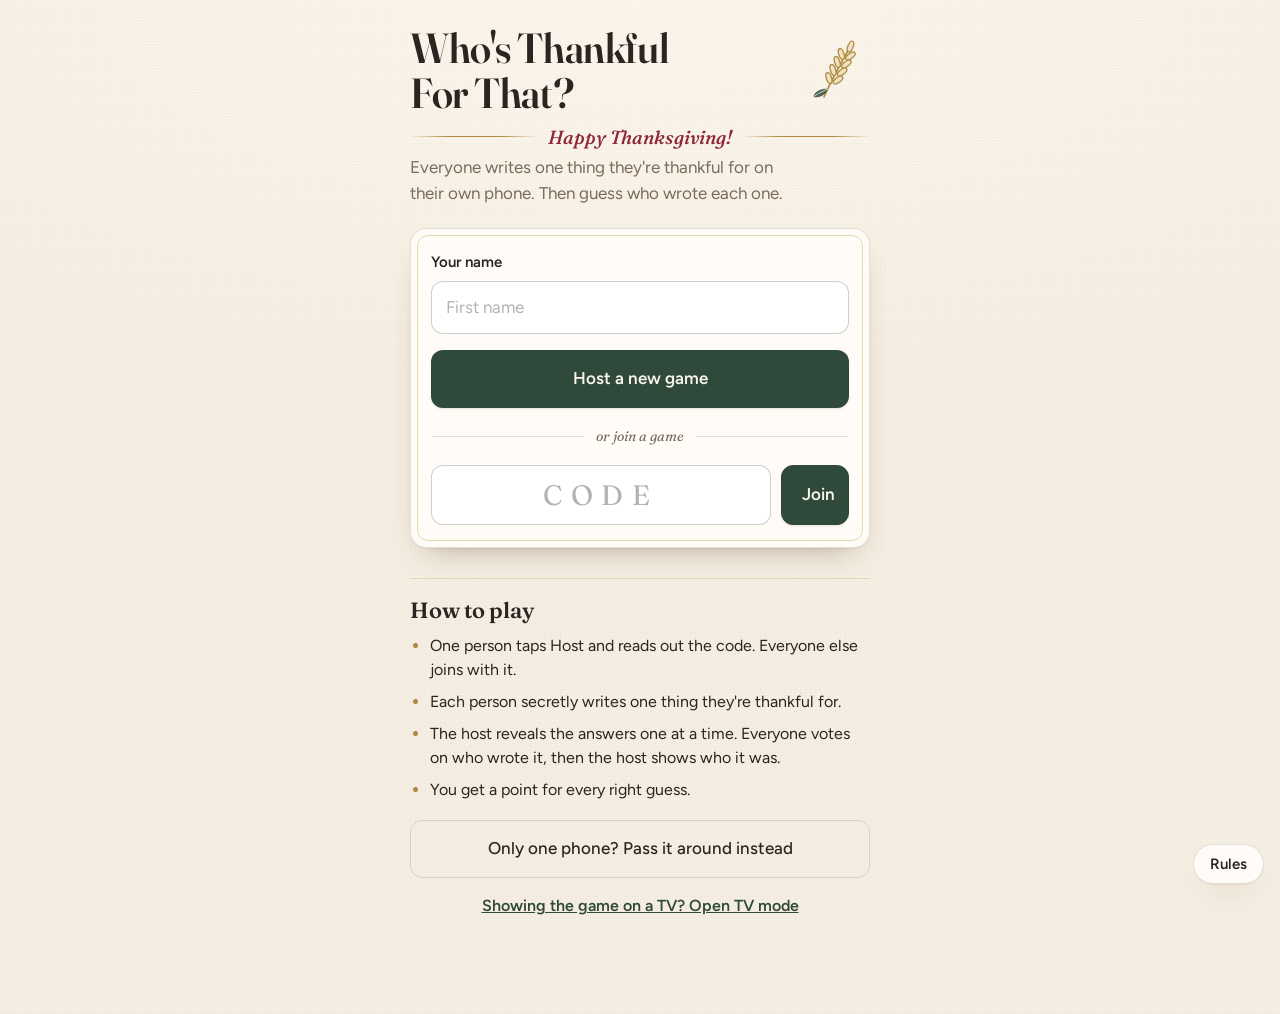
<file: index.html>
<!DOCTYPE html>
<html lang="en">
<head>
<meta charset="utf-8">
<meta name="viewport" content="width=device-width,initial-scale=1,viewport-fit=cover">
<meta name="theme-color" content="#f5eee2">
<title>Who's Thankful For That?</title>
<link rel="preconnect" href="https://fonts.googleapis.com">
<link rel="preconnect" href="https://fonts.gstatic.com" crossorigin>
<link href="https://fonts.googleapis.com/css2?family=Fraunces:ital,opsz,wght@0,9..144,500;0,9..144,600;1,9..144,400;1,9..144,500&family=Figtree:wght@400;500;600&display=swap" rel="stylesheet">
<style>
/* VOICE: a warm, grown-up Thanksgiving table. Calm, gracious, a little formal.
   IDEA: the printed place card and menu at a nice dinner. Answers are place cards.
   PICTURE: each answer set like a letterpress card with a thin gold rule; wheat line drawing as the mark.
   COLOUR and TYPE: cream linen, cranberry, forest green, soft gold. Fraunces for display and answers, Figtree for UI.
   LAYOUT: one calm column, generous margins, one decision per screen. */
:root{
  --linen:#f5eee2; --linen2:#efe6d6;
  --card:#fffcf7;
  --ink:#2b2420; --muted:#7a6b5d; --line:rgba(43,36,32,.13);
  --cran:#8e2638; --cran-soft:#f3e1e1;
  --forest:#2f4a3a; --forest-2:#3b5c49;
  --gold:#b08a3e; --gold-soft:#e6d6b0; --gold-pale:#f6eedb;
  --paper:var(--card); --mist:var(--gold-pale);
  --serif:"Fraunces",Georgia,"Times New Roman",serif;
  --sans:"Figtree",system-ui,-apple-system,sans-serif;
  --shadow:0 1px 1px rgba(60,40,20,.06),0 14px 30px -18px rgba(60,40,20,.45);
}
*{box-sizing:border-box;-webkit-tap-highlight-color:transparent;min-width:0}
html,body{margin:0}
body{min-height:100vh;color:var(--ink);font-family:var(--sans);font-size:16px;line-height:1.5;
  background-color:var(--linen);
  background-image:repeating-linear-gradient(0deg,rgba(120,90,50,.018) 0 1px,transparent 1px 3px),repeating-linear-gradient(90deg,rgba(120,90,50,.014) 0 1px,transparent 1px 5px),radial-gradient(120% 60% at 50% 0%,#fbf6ec 0%,transparent 70%);
  padding:calc(env(safe-area-inset-top) + 26px) 20px calc(env(safe-area-inset-bottom) + 96px)}
.wrap{max-width:460px;margin:0 auto;position:relative}
h1,h2,h3{margin:0;font-family:var(--serif);font-weight:600;letter-spacing:-.01em;line-height:1.08}
button,input,textarea,select{font:inherit;color:inherit}
:focus-visible{outline:2px solid var(--forest);outline-offset:3px}
.hidden{display:none!important}

/* ---------- surfaces */
.sheet{background:var(--card);border:1px solid var(--line);border-radius:16px;box-shadow:var(--shadow);padding:22px 20px;position:relative}
.sheet::after{content:"";position:absolute;inset:6px;border:1px solid var(--gold-soft);border-radius:11px;pointer-events:none}
.sheet>*{position:relative;z-index:1}

/* ---------- buttons */
.btn{display:block;width:100%;border:1px solid transparent;border-radius:12px;padding:15px 20px;font-weight:600;font-size:17px;cursor:pointer;background:var(--card);color:var(--ink);
  transition:background .15s,transform .08s,box-shadow .15s;box-shadow:0 1px 2px rgba(60,40,20,.12)}
.btn:active{transform:translateY(1px)}
.btn:disabled{opacity:.45;cursor:default}.btn:disabled:active{transform:none}
.btn-go{background:var(--forest);color:#fbf6ec}
.btn-go:hover{background:var(--forest-2)}
.btn-hot{background:var(--cran);color:#fbf6ec}
.btn-quiet{background:transparent;box-shadow:none;border-color:var(--line);color:var(--ink);font-weight:500}
.btn-quiet:active{background:rgba(43,36,32,.05)}
.btn-chip{width:auto;display:inline-block;padding:8px 14px;font-size:15px;border-color:var(--line);font-weight:600}
.stack{display:grid;gap:12px}
.offLink{margin-top:18px}

/* ---------- masthead */
.hero{display:flex;align-items:center;gap:14px;margin:0 0 6px}
.hero h1{font-size:clamp(32px,9.4vw,42px);font-weight:600;font-variation-settings:"opsz" 144;color:var(--ink);text-wrap:balance}
.hero svg{width:min(64px,16vw);flex:none;margin-left:auto}
.hello{display:flex;align-items:center;gap:10px;font-family:var(--serif);font-style:italic;font-weight:500;font-size:19px;color:var(--cran);margin:6px 0 2px}
.hello::before,.hello::after{content:"";height:1px;flex:1;background:linear-gradient(90deg,transparent,var(--gold) 30%,var(--gold) 70%,transparent)}
.tagline{color:var(--muted);font-size:17px;margin:10px 0 22px;max-width:34ch}
.compact .hero h1{font-size:22px}.compact .hero svg{width:36px}.compact .hero{margin-bottom:16px;padding-bottom:12px;border-bottom:1px solid var(--gold-soft)}

/* ---------- steps */
.steps{display:grid;grid-template-columns:1fr 1fr;gap:0;margin-bottom:18px;border-bottom:1px solid var(--line)}
.steps div{display:flex;align-items:center;gap:8px;padding:8px 2px 10px;font-weight:600;font-size:15px;color:var(--muted);border-bottom:2px solid transparent;margin-bottom:-1px}
.steps b{width:22px;height:22px;border-radius:50%;display:grid;place-items:center;font-size:12px;border:1px solid var(--line);flex:none;font-weight:600}
.steps .on{color:var(--ink);border-bottom-color:var(--cran)}
.steps .on b{background:var(--cran);color:#fbf6ec;border-color:var(--cran)}

/* ---------- forms */
.field{margin-bottom:16px}
.lbl{display:block;font-weight:600;font-size:15px;margin-bottom:7px}
input,textarea,select{width:100%;background:#fff;border:1px solid rgba(43,36,32,.22);border-radius:12px;padding:13px 14px;font-size:17px;outline:none;transition:border-color .15s,box-shadow .15s}
input:focus,textarea:focus,select:focus{border-color:var(--forest);box-shadow:0 0 0 3px rgba(47,74,58,.15)}
textarea{font-family:var(--serif);font-style:italic;font-size:22px;line-height:1.3;min-height:120px;resize:vertical}
::placeholder{color:rgba(43,36,32,.35)}
.err{color:var(--cran);font-weight:600;font-size:15px;margin:-6px 0 12px}
.err:empty{display:none}
.hint{font-size:14px;color:var(--muted);margin:10px 0 0}
.codeRow{display:flex;gap:10px}
.codeInp{font-family:var(--serif)!important;font-size:28px!important;letter-spacing:.3em;text-align:center;text-transform:uppercase;padding:8px 12px!important}
.codeRow .btn-chip{padding:0 22px;font-size:17px;background:var(--forest);color:#fbf6ec;border-color:var(--forest)}
.or{display:flex;align-items:center;gap:12px;color:var(--muted);font-size:14px;margin:18px 0;font-family:var(--serif);font-style:italic}
.or::before,.or::after{content:"";flex:1;height:1px;background:var(--line)}

/* ---------- pass-the-phone inbox */
.inbox{display:flex;align-items:center;gap:16px;margin:18px 0}
.inbox .n{width:54px;height:54px;flex:none;border-radius:50%;border:1px solid var(--gold);display:grid;place-items:center;font-family:var(--serif);font-size:26px;font-weight:600;color:var(--cran)}
.inbox b{display:block;font-size:17px;line-height:1.2}
.chips{display:flex;flex-wrap:wrap;gap:6px;margin-top:6px}
.chips span{background:var(--gold-pale);border:1px solid var(--gold-soft);border-radius:999px;padding:2px 10px;font-size:14px;font-weight:500}
.chips .none{background:none;border:0;padding:0;color:var(--muted)}

/* ---------- how to play */
.rules{margin-top:30px;padding-top:20px;border-top:1px solid var(--gold-soft)}
.rules h2{font-size:22px;margin-bottom:12px}
.rules ul{margin:0;padding-left:20px;color:var(--ink)}.rules li{margin-bottom:8px}.rules li::marker{color:var(--gold)}

/* ---------- handoff */
.cover{text-align:center;padding:36px 22px}
.cover .big{font-size:0;height:60px;margin:0 auto 6px;width:60px;border-radius:50%;border:1px solid var(--gold);background:url("data:image/svg+xml,%3Csvg xmlns=%22http://www.w3.org/2000/svg%22 viewBox=%220 0 64 64%22%3E%3Cpath d=%22M44 8C36 22 26 40 18 58%22 fill=%22none%22 stroke=%22%23b08a3e%22 stroke-width=%221.6%22 stroke-linecap=%22round%22/%3E%3Cg fill=%22%23efe2c2%22 stroke=%22%23b08a3e%22 stroke-width=%221.3%22%3E%3Cellipse cx=%2244.5%22 cy=%227.5%22 rx=%222.6%22 ry=%225.6%22 transform=%22rotate%2822 44.5 7.5%29%22/%3E%3Cellipse cx=%2235.3%22 cy=%2215%22 rx=%222.6%22 ry=%225.6%22 transform=%22rotate%28-18 35.3 15%29%22/%3E%3Cellipse cx=%2244.4%22 cy=%2217%22 rx=%222.6%22 ry=%225.6%22 transform=%22rotate%2852 44.4 17%29%22/%3E%3Cellipse cx=%2231.2%22 cy=%2223%22 rx=%222.6%22 ry=%225.6%22 transform=%22rotate%28-18 31.2 23%29%22/%3E%3Cellipse cx=%2240.3%22 cy=%2225%22 rx=%222.6%22 ry=%225.6%22 transform=%22rotate%2852 40.3 25%29%22/%3E%3Cellipse cx=%2227.0%22 cy=%2231%22 rx=%222.6%22 ry=%225.6%22 transform=%22rotate%28-18 27.0 31%29%22/%3E%3Cellipse cx=%2236.1%22 cy=%2233%22 rx=%222.6%22 ry=%225.6%22 transform=%22rotate%2852 36.1 33%29%22/%3E%3Cellipse cx=%2222.9%22 cy=%2239%22 rx=%222.6%22 ry=%225.6%22 transform=%22rotate%28-18 22.9 39%29%22/%3E%3Cellipse cx=%2232.0%22 cy=%2241%22 rx=%222.6%22 ry=%225.6%22 transform=%22rotate%2852 32.0 41%29%22/%3E%3C/g%3E%3Cpath d=%22M22 50c-8-1-13 3-15 8 6 1 12-1 15-8z%22 fill=%22%232f4a3a%22 opacity=%22.85%22/%3E%3Cpath d=%22M22 50c-5 2-9 4-15 8%22 stroke=%22%23f5eee2%22 stroke-width=%22.8%22 fill=%22none%22/%3E%3C/svg%3E") center/34px no-repeat,radial-gradient(circle,var(--gold-pale),transparent 70%)}
.cover h2{font-size:30px;margin:12px 0 8px}
.cover p{color:var(--muted);margin:0 0 22px}

/* ---------- reveal header */
.bar{display:flex;align-items:flex-end;justify-content:space-between;margin-bottom:12px}
.bar .count{font-family:var(--serif);font-size:30px;font-weight:600;line-height:1;color:var(--ink)}
.bar .meta{font-size:14px;color:var(--muted);margin-top:4px}
.dots{display:flex;gap:6px;flex-wrap:wrap;margin-bottom:18px}
.dots i{width:8px;height:8px;border-radius:50%;background:var(--gold-soft)}
.dots i.done{background:var(--gold)}.dots i.cur{background:var(--cran);box-shadow:0 0 0 3px var(--cran-soft)}

/* ---------- the place card */
.slip{position:relative;background:var(--card);border-radius:6px;box-shadow:0 1px 1px rgba(60,40,20,.08),0 22px 40px -22px rgba(60,40,20,.55);padding:34px 26px 34px;margin:4px 0 22px;min-height:210px;text-align:center;display:flex;flex-direction:column;justify-content:center;border:1px solid var(--line)}
.slip::before{content:"";position:absolute;inset:8px;border:1px solid var(--gold);border-radius:3px;pointer-events:none}
.slip::after{content:"";position:absolute;left:50%;top:8px;width:46px;height:14px;transform:translate(-50%,-50%);background:var(--card) url("data:image/svg+xml,%3Csvg xmlns='http://www.w3.org/2000/svg' viewBox='0 0 46 14'%3E%3Cpath d='M23 2c3 3 3 7 0 10-3-3-3-7 0-10z' fill='%23b08a3e'/%3E%3Cpath d='M4 7h12M30 7h12' stroke='%23b08a3e' stroke-width='1'/%3E%3C/svg%3E") center/46px 14px no-repeat}
.slip .tag{font-family:var(--serif);font-style:italic;color:var(--muted);font-size:15px;position:relative}
.slip .hand{font-family:var(--serif);font-style:italic;font-weight:500;font-size:clamp(28px,8vw,36px);line-height:1.18;overflow-wrap:anywhere;position:relative;margin-top:10px;color:var(--ink);text-wrap:balance}
.slip .ptag{position:relative;align-self:center;display:inline-block;color:var(--forest);font-size:13px;font-weight:600;margin-bottom:8px;padding:2px 10px;border:1px solid rgba(47,74,58,.3);border-radius:999px}
.slip.pull{animation:card .5s cubic-bezier(.2,.7,.3,1)}
@keyframes card{from{opacity:0;transform:translateY(18px) scale(.98)}}
.who{text-align:center;background:var(--cran);color:#fbf6ec;border-radius:14px;padding:16px 14px 18px;margin-bottom:14px;box-shadow:var(--shadow);animation:rise .35s ease-out;position:relative}
.who::after{content:"";position:absolute;inset:5px;border:1px solid rgba(251,246,236,.35);border-radius:10px;pointer-events:none}
.who span{font-family:var(--serif);font-style:italic;opacity:.85}.who b{display:block;font-family:var(--serif);font-weight:600;font-size:38px;line-height:1.05;margin-top:2px}
.guess{text-align:center;color:var(--ink);font-family:var(--serif);font-size:19px;margin:0 0 14px}
.right{text-align:center;color:var(--ink);font-weight:600;margin:0 0 10px}
.vcount{text-align:center;color:var(--muted);margin:10px 0 14px;font-size:15px}
.bd{display:flex;flex-wrap:wrap;justify-content:center;gap:6px;margin:0 0 18px}
.bd span{background:var(--card);border:1px solid var(--line);border-radius:999px;padding:3px 12px;font-size:14px;color:var(--muted)}
.bd span.ok{background:var(--forest);border-color:var(--forest);color:#fbf6ec}
.wait{text-align:center;color:var(--muted);font-family:var(--serif);font-style:italic;font-size:17px;margin:18px 0}
.dotty::after{content:"";animation:dots 1.4s steps(4) infinite}
@keyframes dots{0%{content:""}25%{content:"."}50%{content:".."}75%{content:"..."}}

/* ---------- voting */
.votes{display:grid;grid-template-columns:1fr 1fr;gap:10px;margin:8px 0 6px}
.votes button{border:1px solid var(--line);border-radius:12px;background:var(--card);padding:13px 8px;font-weight:600;font-size:17px;cursor:pointer;min-height:52px;overflow-wrap:anywhere;box-shadow:0 1px 2px rgba(60,40,20,.1);transition:background .15s,color .15s}
.votes button:active{transform:translateY(1px)}
.votes button.sel{background:var(--forest);border-color:var(--forest);color:#fbf6ec}

/* ---------- lists */
.list{list-style:none;padding:0;margin:0}
.list li{display:flex;justify-content:space-between;align-items:center;gap:12px;padding:12px 0;border-bottom:1px solid var(--line)}
.list li:last-child{border-bottom:0}
.list .t{font-family:var(--serif);font-style:italic;font-size:19px;line-height:1.3}
.list .nm{flex:none;color:var(--cran);font-weight:600;font-size:15px}
.list .rm{flex:none;background:none;border:0;color:var(--cran);font-weight:600;min-height:44px;cursor:pointer;text-decoration:underline}
.plist{list-style:none;margin:0;padding:0}
.plist li{display:flex;align-items:center;gap:12px;padding:10px 0;border-bottom:1px solid var(--line)}
.plist li:last-child{border-bottom:0}
.plist .st{width:30px;height:30px;flex:none;border-radius:50%;border:1px solid var(--line);display:grid;place-items:center;font-size:13px;color:var(--muted)}
.plist .st.ok{background:var(--forest);border-color:var(--forest);color:#fbf6ec}
.plist .nm{font-weight:600;font-size:17px;flex:1}
.plist .badge{color:var(--gold);border:1px solid var(--gold-soft);border-radius:999px;padding:1px 9px;font-size:12px;font-weight:600}
.plist .me{color:var(--muted);font-size:14px}
.plist .pts{font-family:var(--serif);font-weight:600;font-size:22px}
.plist .rm{background:none;border:0;color:var(--cran);font-weight:600;text-decoration:underline;cursor:pointer;min-height:40px}

/* ---------- writing */
.mine{background:var(--gold-pale);border-radius:10px;padding:12px 14px;font-family:var(--serif);font-style:italic;font-size:21px;line-height:1.3;margin:10px 0 14px;overflow-wrap:anywhere}
.okline{display:flex;align-items:center;gap:10px;font-weight:600;font-size:18px}
.okline i{font-style:normal;width:28px;height:28px;border-radius:50%;background:var(--forest);color:#fbf6ec;display:grid;place-items:center;font-size:14px}

/* ---------- prompt card */
.pcard{position:relative;background:var(--forest);color:#fbf6ec;border-radius:16px;box-shadow:var(--shadow);padding:20px 20px 18px;margin-bottom:16px}
.pcard::after{content:"";position:absolute;inset:6px;border:1px solid rgba(230,214,176,.45);border-radius:11px;pointer-events:none}
.pcard>*{position:relative;z-index:1}
.pcard .k{font-family:var(--serif);font-style:italic;font-size:15px;color:var(--gold-soft)}
.pcard .q{font-family:var(--serif);font-weight:500;font-size:clamp(23px,6.6vw,28px);line-height:1.15;margin-top:4px;text-wrap:balance}
.pcard .btn-chip{margin-top:14px;background:transparent;color:#fbf6ec;border-color:rgba(251,246,236,.45);box-shadow:none}
.picker{display:flex;flex-wrap:wrap;gap:8px;margin:0 0 18px}
.picker button{border:1px solid var(--line);border-radius:999px;background:var(--card);font-weight:500;font-size:15px;padding:8px 14px;cursor:pointer;text-align:left}
.picker button.sel{background:var(--forest);border-color:var(--forest);color:#fbf6ec}
.picker .surprise{background:var(--cran);border-color:var(--cran);color:#fbf6ec}
.tvLink{display:block;text-align:center;color:var(--forest);font-weight:600;margin:16px 0 0}

/* ---------- network + dialogs */
.net{position:fixed;left:50%;top:calc(env(safe-area-inset-top) + 10px);transform:translateX(-50%);z-index:20;background:var(--ink);color:#fbf6ec;border-radius:999px;padding:7px 14px;font-weight:600;font-size:14px;display:none}
.net.on{display:block}
.scrim{position:fixed;inset:0;z-index:10;display:none;align-items:flex-end;justify-content:center;background:rgba(43,36,32,.45);backdrop-filter:blur(2px);padding:16px 16px calc(env(safe-area-inset-bottom) + 16px)}
.scrim.open{display:flex}
.dialog{width:100%;max-width:460px;animation:rise .25s ease-out}
.dialog h2{font-size:26px;margin-bottom:8px}
.dialog p{margin:0 0 18px;color:var(--muted)}
@keyframes rise{from{transform:translateY(24px);opacity:0}}

/* ---------- rules */
.rulesFab{position:fixed;right:max(16px,env(safe-area-inset-right));bottom:calc(env(safe-area-inset-bottom) + 16px);z-index:9;border:1px solid var(--line);border-radius:999px;background:var(--card);color:var(--ink);font:600 15px var(--sans);padding:10px 16px;box-shadow:var(--shadow);cursor:pointer}
.rulesDlg{max-height:min(82vh,760px);overflow-y:auto;-webkit-overflow-scrolling:touch}
.rulesDlg h2{font-size:26px;margin:0 0 6px}
.rulesDlg h3{font-size:18px;margin:18px 0 4px;color:var(--cran)}
.rulesDlg p,.rulesDlg li{color:var(--ink);font-size:16px;line-height:1.5}
.rulesDlg p{margin:0 0 6px}.rulesDlg ul{margin:0;padding-left:20px}.rulesDlg li{margin-bottom:5px}.rulesDlg li::marker{color:var(--gold)}
.rulesDlg .tip{background:var(--gold-pale);border-radius:10px;padding:10px 12px;margin:12px 0 4px;font-size:15px}
.rulesFoot{position:sticky;bottom:-22px;background:var(--card);padding:12px 0 20px;margin:10px 0 -22px;border-top:1px solid var(--line)}.rulesFoot .btn{margin:0}

/* ---------- reveal burst */
.fx-burst{position:fixed;z-index:40;pointer-events:none}.fx-burst svg{display:block;width:100%;height:100%}

@media (prefers-reduced-motion:reduce){.slip.pull,.who,.dialog{animation:none}}
</style>
</head>
<body>
<script src="festive.js"></script>
<div class="wrap">
  <div class="hero">
    <h1>Who's Thankful For That?</h1>
    <svg viewBox="0 0 64 64" aria-hidden="true"><path d="M44 8C36 22 26 40 18 58" fill="none" stroke="#b08a3e" stroke-width="1.6" stroke-linecap="round"/><g fill="#efe2c2" stroke="#b08a3e" stroke-width="1.3"><ellipse cx="44.5" cy="7.5" rx="2.6" ry="5.6" transform="rotate(22 44.5 7.5)"/><ellipse cx="35.3" cy="15" rx="2.6" ry="5.6" transform="rotate(-18 35.3 15)"/><ellipse cx="44.4" cy="17" rx="2.6" ry="5.6" transform="rotate(52 44.4 17)"/><ellipse cx="31.2" cy="23" rx="2.6" ry="5.6" transform="rotate(-18 31.2 23)"/><ellipse cx="40.3" cy="25" rx="2.6" ry="5.6" transform="rotate(52 40.3 25)"/><ellipse cx="27.0" cy="31" rx="2.6" ry="5.6" transform="rotate(-18 27.0 31)"/><ellipse cx="36.1" cy="33" rx="2.6" ry="5.6" transform="rotate(52 36.1 33)"/><ellipse cx="22.9" cy="39" rx="2.6" ry="5.6" transform="rotate(-18 22.9 39)"/><ellipse cx="32.0" cy="41" rx="2.6" ry="5.6" transform="rotate(52 32.0 41)"/></g><path d="M22 50c-8-1-13 3-15 8 6 1 12-1 15-8z" fill="#2f4a3a" opacity=".85"/><path d="M22 50c-5 2-9 4-15 8" stroke="#f5eee2" stroke-width=".8" fill="none"/></svg>
  </div>

  <!-- ONLINE START -->
  <section id="vStart" class="hidden">
    <div class="hello">Happy Thanksgiving!</div>
    <p class="tagline" style="margin-top:4px">Everyone writes one thing they're thankful for on their own phone. Then guess who wrote each one.</p>
    <div class="sheet">
      <div class="field"><label class="lbl" for="oName">Your name</label><input class="inp" id="oName" maxlength="20" autocomplete="off" placeholder="First name"></div>
      <button class="btn btn-go" id="hostBtn" type="button">Host a new game</button>
      <div class="or">or join a game</div>
      <div class="codeRow">
        <input class="inp codeInp" id="oCode" maxlength="4" autocomplete="off" autocapitalize="characters" spellcheck="false" placeholder="CODE">
        <button class="btn btn-chip" id="joinBtn" type="button" style="padding:0 20px;font-size:17px">Join</button>
      </div>
      <div class="err" id="oErr" style="margin:12px 0 0"></div>
    </div>
    <div class="rules">
      <h2>How to play</h2>
      <ul>
        <li>One person taps Host and reads out the code. Everyone else joins with it.</li>
        <li>Each person secretly writes one thing they're thankful for.</li>
        <li>The host reveals the answers one at a time. Everyone votes on who wrote it, then the host shows who it was.</li>
        <li>You get a point for every right guess.</li>
      </ul>
    </div>
    <button class="btn btn-quiet offLink" id="toPass" type="button">Only one phone? Pass it around instead</button>
    <a class="tvLink" href="/tv.html">Showing the game on a TV? Open TV mode</a>
  </section>

  <!-- ONLINE ROOM: writing -->
  <section id="vRoom" class="hidden">
    <div class="bar"><div><div class="count" id="rCode">ABCD</div><div class="meta">Everyone joins with this code</div></div><button class="btn btn-chip" id="rLeave" type="button">Leave</button></div>
    <div class="pcard" id="pcard"><div class="k">This round's prompt</div><div class="q" id="pText">Anything you're thankful for</div><button class="btn btn-chip hidden" id="pChange" type="button">Change prompt</button></div>
    <div class="picker hidden" id="picker"></div>
    <div class="sheet" style="margin-bottom:16px" id="writeBox">
      <div id="writeForm">
        <div class="field"><label class="lbl" for="oTx">I'm thankful for…</label><textarea id="oTx" maxlength="200" placeholder="something only you would say"></textarea></div>
        <div class="err" id="wErr"></div>
        <button class="btn btn-go" id="oSend" type="button">Add my answer</button>
        <p class="hint">Be specific and keep it secret. Don't put your name in it.</p>
      </div>
      <div id="writeDone" class="hidden">
        <div class="okline"><i>✓</i>Your answer is in</div>
        <div class="mine" id="myText"></div>
        <button class="btn btn-quiet" id="oEdit" type="button">Change it</button>
      </div>
    </div>
    <div class="sheet" style="margin-bottom:16px">
      <p style="margin:0 0 8px;font-weight:700" id="rCount">Players</p>
      <ul class="plist" id="rList"></ul>
    </div>
    <div id="rHost" class="hidden">
      <button class="btn btn-hot" id="rStart" type="button">Start the reveal</button>
      <button class="btn btn-quiet offLink" id="rTv" type="button">Show it on a TV or laptop</button>
      <p class="hint" id="rHint" style="text-align:center"></p>
    </div>
    <p class="wait hidden" id="rWait"><span class="dotty">Waiting for the host to start the reveal</span></p>
  </section>

  <!-- ONLINE REVEAL -->
  <section id="vOReveal" class="hidden">
    <div class="bar"><div><div class="count" id="oProg">Answer 1</div><div class="meta" id="oProgOf">of 5</div></div><button class="btn btn-chip" id="oLeave2" type="button">Leave</button></div>
    <div class="dots" id="oDots"></div>
    <div class="slip" id="oSlip"><div class="ptag hidden" id="oPTag"></div><div class="tag">Someone here is thankful for…</div><div class="hand" id="oSlipText"></div></div>
    <div id="oVoteBox">
      <p class="guess" id="oVoteLbl">Who wrote it? Tap your guess.</p>
      <div class="votes" id="oVotes"></div>
    </div>
    <p class="vcount" id="oVCount"></p>
    <div class="who hidden" id="oWho"><span>Written by</span><b id="oWhoName"></b></div>
    <p class="right hidden" id="oRight"></p>
    <div class="bd hidden" id="oBD"></div>
    <div id="oHostCtl" class="hidden stack">
      <button class="btn btn-hot" id="oShow" type="button">Reveal who wrote it</button>
      <button class="btn btn-go hidden" id="oNext" type="button">Next answer</button>
    </div>
    <p class="wait hidden" id="oWaitR"></p>
  </section>

  <!-- ONLINE DONE -->
  <section id="vODone" class="hidden">
    <p class="tagline" style="margin-top:0">That's every answer! Here's the scoreboard.</p>
    <div class="sheet" style="margin-bottom:18px"><ul class="plist" id="dScores"></ul></div>
    <p class="tagline" style="margin:0 0 10px">What this table is thankful for</p>
    <div class="sheet" style="margin-bottom:20px"><ul class="list" id="dAll"></ul></div>
    <div id="dHost" class="hidden stack"><button class="btn btn-go" id="dAgain" type="button">Play another round</button></div>
    <p class="wait hidden" id="dWait"><span class="dotty">Waiting for the host</span></p>
    <button class="btn btn-quiet offLink" id="dLeave" type="button">Leave game</button>
  </section>

  <!-- COLLECT -->
  <section id="vCollect" class="hidden">
    <p class="tagline">Pass this phone around the table. Everyone secretly adds one thing they're thankful for.</p>
    <div class="steps"><div class="on"><b>1</b>Add answers</div><div><b>2</b>Reveal</div></div>
    <form class="sheet" id="f" autocomplete="off">
      <div class="field"><label class="lbl" for="nm">Your name</label><input id="nm" maxlength="40" placeholder="First name"></div>
      <div class="field"><label class="lbl" for="tx">I'm thankful for…</label><textarea id="tx" maxlength="200" placeholder="something only you would say"></textarea></div>
      <div class="err" id="err"></div>
      <button class="btn btn-go" type="submit" id="submitBtn">Add my answer</button>
      <p class="hint">Be specific. "The quiet 6am coffee before the kids wake up" is way more fun to guess than "family."</p>
    </form>

    <div class="sheet inbox">
      <div class="n" id="n">0</div>
      <div><b id="inLbl">No answers yet</b><div class="chips" id="chips"></div></div>
    </div>

    <div class="stack">
      <button class="btn btn-hot" id="toReveal" type="button">Everyone's in, start the reveal</button>
      <button class="btn btn-quiet" id="manage" type="button">Fix or remove an answer</button>
    </div>

    <button class="btn btn-quiet offLink" id="toOnline" type="button">Everyone has a phone? Play online</button>
    <div class="rules">
      <h2>How to play</h2>
      <ul>
        <li>Each person types their name and what they're thankful for, then passes the phone on.</li>
        <li>When everyone's in, the answers come out one at a time in random order.</li>
        <li>Everyone guesses out loud who wrote it, then tap to reveal.</li>
      </ul>
    </div>
  </section>

  <!-- HANDOFF -->
  <section id="vPass" class="hidden">
    <div class="sheet cover">
      <div class="big" aria-hidden="true">🍂</div>
      <h2>Thanks, <span id="passName"></span>!</h2>
      <p>Your answer is hidden. Pass the phone to the next person.</p>
      <div class="stack">
        <button class="btn btn-go" id="next" type="button">I'm the next person</button>
        <button class="btn btn-quiet" id="oops" type="button">Wait, let me fix mine</button>
        <button class="btn btn-quiet" id="allIn" type="button">That was everyone</button>
      </div>
    </div>
  </section>

  <!-- REVEAL -->
  <section id="vReveal" class="hidden">
    <div class="steps"><div><b>1</b>Add answers</div><div class="on"><b>2</b>Reveal</div></div>
    <div class="bar"><div><div class="count" id="prog">Answer 1</div><div class="meta" id="progOf">of 8</div></div><button class="btn btn-chip" id="backAdd" type="button">Add more</button></div>
    <div class="dots" id="dots"></div>
    <div class="slip" id="slip"><div class="tag">Someone here is thankful for…</div><div class="hand" id="slipText"></div></div>
    <p class="guess" id="guess">Who wrote it? Everyone guess out loud!</p>
    <div class="who hidden" id="who"><span>Written by</span><b id="whoName"></b></div>
    <button class="btn btn-hot" id="reveal" type="button">Reveal who wrote it</button>
    <button class="btn btn-go hidden" id="pull" type="button">Next answer</button>
  </section>

  <!-- DONE -->
  <section id="vDone" class="hidden">
    <p class="tagline">That's every answer. Here's what this table is thankful for tonight.</p>
    <div class="sheet" style="margin-bottom:20px"><ul class="list" id="all"></ul></div>
    <div class="stack">
      <button class="btn btn-go" id="again" type="button">Reveal them again</button>
      <button class="btn btn-quiet" id="fresh" type="button">Start a new game</button>
    </div>
  </section>

  <!-- MANAGE -->
  <section id="vManage" class="hidden">
    <p class="tagline">Names only, so nothing gets spoiled. Tap a name to let that person fix their answer.</p>
    <div class="sheet" style="margin-bottom:20px"><ul class="list" id="mlist"></ul></div>
    <div class="stack">
      <button class="btn btn-go" id="mBack" type="button">Done</button>
      <button class="btn btn-quiet" id="clear" type="button">Clear every answer</button>
    </div>
  </section>
</div>

<div class="net" id="net">Reconnecting…</div>
<div class="scrim" id="scrim"><div class="sheet dialog" role="dialog" aria-modal="true" aria-labelledby="dT"><h2 id="dT"></h2><p id="dP"></p><div class="stack" id="dB"></div></div></div>

<script src="/party-link.js"></script>
<script src="/invite.js"></script>
<script>
{
const $=id=>document.getElementById(id);
const KEY="thankful-slips-v1";
let S={slips:[],order:[],pos:0,lastId:null,editing:null,shown:false};
try{const v=JSON.parse(localStorage.getItem(KEY)||"null");if(v&&Array.isArray(v.slips))S=Object.assign(S,v);}catch(e){}
const save=()=>{try{localStorage.setItem(KEY,JSON.stringify(S));}catch(e){}};
const esc=s=>String(s).replace(/[&<>"']/g,c=>({"&":"&amp;","<":"&lt;",">":"&gt;",'"':"&quot;","'":"&#39;"}[c]));
const VIEWS=["vStart","vRoom","vOReveal","vODone","vCollect","vPass","vReveal","vDone","vManage"];
function show(id){VIEWS.forEach(v=>$(v).classList.toggle("hidden",v!==id));document.body.classList.toggle("compact",id!=="vCollect"&&id!=="vStart");window.scrollTo(0,0);}

function dialog(title,text,buttons){
  $("dT").textContent=title;$("dP").textContent=text;
  $("dB").innerHTML=buttons.map((b,i)=>`<button class="btn ${b.cls||"btn-go"}" data-i="${i}" type="button">${esc(b.label)}</button>`).join("");
  $("dB").querySelectorAll("button").forEach(el=>el.onclick=()=>{$("scrim").classList.remove("open");const f=buttons[+el.dataset.i].go;if(f)f();});
  $("scrim").classList.add("open");$("dB").querySelector("button").focus();
}
$("scrim").onclick=e=>{if(e.target===$("scrim"))$("scrim").classList.remove("open");};

function paintInbox(){
  const n=S.slips.length;$("n").textContent=n;
  $("inLbl").textContent=n===0?"No answers yet":n===1?"1 answer in":`${n} answers in`;
  $("chips").innerHTML=n?S.slips.map(s=>`<span>${esc(s.name)}</span>`).join(""):`<span class="none">Names show up here as people add theirs.</span>`;
  $("toReveal").disabled=n<2;
}
function toCollect(){
  S.editing=null;$("nm").value="";$("tx").value="";$("err").textContent="";
  $("submitBtn").textContent="Add my answer";
  paintInbox();show("vCollect");save();
}
function editSlip(s){
  S.editing=s.id;$("nm").value=s.name;$("tx").value=s.text;$("err").textContent="";
  $("submitBtn").textContent="Save my answer";paintInbox();show("vCollect");$("tx").focus();
}

$("f").addEventListener("submit",e=>{
  e.preventDefault();
  const name=$("nm").value.trim(),text=$("tx").value.trim();
  if(!name){$("err").textContent="Add your name so we can reveal it later.";$("nm").focus();return;}
  if(text.length<2){$("err").textContent="Write what you're thankful for.";$("tx").focus();return;}
  const dup=S.slips.find(x=>x.name.toLowerCase()===name.toLowerCase()&&x.id!==S.editing);
  const commit=()=>{
    if(S.editing){const s=S.slips.find(x=>x.id===S.editing);if(s){s.name=name;s.text=text;}S.lastId=S.editing;S.editing=null;}
    else{const id=Date.now().toString(36)+Math.random().toString(36).slice(2,6);S.slips.push({id,name,text});S.lastId=id;}
    S.order=[];S.pos=0;save();$("passName").textContent=name;show("vPass");
  };
  if(dup)dialog(`There's already an answer from ${dup.name}`,"Two people with the same name? Add a last initial so the reveal makes sense.",[{label:"Add it anyway",go:commit},{label:"Let me change my name",cls:"btn-quiet",go:()=>$("nm").focus()}]);
  else commit();
});

$("next").onclick=toCollect;
$("oops").onclick=()=>{const s=S.slips.find(x=>x.id===S.lastId);s?editSlip(s):toCollect();};
$("allIn").onclick=()=>{paintInbox();askReveal();};

function shuffle(a){a=a.slice();for(let i=a.length-1;i>0;i--){const j=Math.floor(Math.random()*(i+1));[a[i],a[j]]=[a[j],a[i]];}return a;}
function startReveal(){S.order=shuffle(S.slips.map(s=>s.id));S.pos=0;S.shown=false;save();paintSlip();show("vReveal");}
function askReveal(){
  if(S.slips.length<2){dialog("Need at least two answers","Get one more person to add theirs, then start the reveal.",[{label:"Okay",go:toCollect}]);return;}
  dialog("Start the reveal?",`${S.slips.length} answers are in. Once it starts, the answers get shuffled.`,[{label:"Start the reveal",cls:"btn-hot",go:startReveal},{label:"Not yet, someone's missing",cls:"btn-quiet",go:toCollect}]);
}
$("toReveal").onclick=askReveal;

function paintSlip(){
  const s=S.slips.find(x=>x.id===S.order[S.pos]);
  if(!s){finish();return;}
  $("prog").textContent=`Answer ${S.pos+1}`;$("progOf").textContent=`of ${S.order.length}`;
  $("dots").innerHTML=S.order.map((_,i)=>`<i class="${i<S.pos?"done":i===S.pos?"cur":""}"></i>`).join("");
  $("slipText").textContent=s.text;
  const el=$("slip");el.classList.remove("pull");void el.offsetWidth;el.classList.add("pull");
  paintWho(s);
}
function paintWho(s){
  $("whoName").textContent=s.name;
  $("who").classList.toggle("hidden",!S.shown);$("guess").classList.toggle("hidden",S.shown);
  $("reveal").classList.toggle("hidden",S.shown);$("pull").classList.toggle("hidden",!S.shown);
  $("pull").textContent=S.pos+1<S.order.length?"Next answer":"See all the answers";
}
$("reveal").onclick=()=>{S.shown=true;save();paintWho(S.slips.find(x=>x.id===S.order[S.pos]));setTimeout(()=>window.leafBurst&&leafBurst($("who")),60);};
$("pull").onclick=()=>{S.pos++;S.shown=false;save();if(S.pos>=S.order.length)finish();else paintSlip();};
$("backAdd").onclick=()=>dialog("Add more answers?","You'll go back to adding. Starting the reveal again reshuffles everything.",[{label:"Yes, add more",go:()=>{S.order=[];S.pos=0;save();toCollect();}},{label:"Keep revealing",cls:"btn-quiet"}]);

function finish(){
  S.order=[];S.pos=0;save();
  $("all").innerHTML=S.slips.map(s=>`<li><span class="t">${esc(s.text)}</span><span class="nm">${esc(s.name)}</span></li>`).join("");
  show("vDone");
}
$("again").onclick=startReveal;

function paintManage(){
  $("mlist").innerHTML=S.slips.length?S.slips.map(s=>`<li><button class="btn btn-chip" data-e="${s.id}" type="button">${esc(s.name)}</button><button class="rm" data-r="${s.id}" type="button">Remove</button></li>`).join(""):`<li><span style="color:var(--muted)">No answers yet.</span></li>`;
  $("mlist").querySelectorAll("[data-e]").forEach(b=>b.onclick=()=>{const s=S.slips.find(x=>x.id===b.dataset.e);dialog(`Hand the phone to ${s.name}`,"Their answer will show on screen so they can fix it. No peeking!",[{label:`I'm ${s.name}, show my answer`,go:()=>editSlip(s)},{label:"Cancel",cls:"btn-quiet"}]);});
  $("mlist").querySelectorAll("[data-r]").forEach(b=>b.onclick=()=>{const s=S.slips.find(x=>x.id===b.dataset.r);dialog("Remove this answer?",`${s.name}'s answer will be removed.`,[{label:"Remove it",cls:"btn-hot",go:()=>{S.slips=S.slips.filter(x=>x.id!==s.id);S.order=[];save();paintManage();}},{label:"Keep it",cls:"btn-quiet"}]);});
}
$("manage").onclick=()=>{paintManage();show("vManage");};
$("mBack").onclick=toCollect;
const wipe=()=>dialog("Start a new game?","Every answer will be deleted.",[{label:"Yes, clear everything",cls:"btn-hot",go:()=>{S={slips:[],order:[],pos:0,lastId:null,editing:null,shown:false};save();toCollect();}},{label:"Cancel",cls:"btn-quiet"}]);
$("clear").onclick=wipe;$("fresh").onclick=wipe;

// ---------- online play (Vercel API + Upstash)
const OKEY="thankful-online-v1";
let O={pid:"",name:"",code:""};
try{ Object.assign(O, JSON.parse(localStorage.getItem(OKEY)||"{}")); }catch(e){}
if(!O.pid) O.pid=(Math.random().toString(36).slice(2)+Date.now().toString(36)).slice(0,20);
const oSave=()=>{ try{ localStorage.setItem(OKEY,JSON.stringify({pid:O.pid,name:O.name,code:O.code})); }catch(e){} };
oSave();
let poller=null, busy=false, fails=0, L={phase:"",pos:-1,shown:null,editing:false,round:0}, V=null;
$("oName").value=O.name||"";
try{ const qc=new URLSearchParams(location.search).get("code"); if(qc&&/^[A-Za-z]{4}$/.test(qc)){ $("oCode").value=qc.toUpperCase(); } }catch(e){}

async function call(method,body){
  const r = await fetch(method==="GET" ? `/api/room?code=${encodeURIComponent(O.code)}&pid=${encodeURIComponent(O.pid)}` : "/api/room", method==="GET" ? {cache:"no-store"} : {method:"POST",headers:{"Content-Type":"application/json"},body:JSON.stringify(body)});
  const j = await r.json().catch(()=>({error:"The game server didn't answer."}));
  if(!r.ok){ const e=new Error(j.error||"Something went wrong."); e.status=r.status; throw e; }
  return j;
}
async function api(body,errEl){
  try{ const j=await call("POST",Object.assign({pid:O.pid,code:O.code},body)); applyO(j); return true; }
  catch(e){ if(errEl) errEl.textContent=e.message; else dialog("That didn't go through",e.message,[{label:"OK"}]); return false; }
}
function needName(){ const n=$("oName").value.trim(); if(!n){ $("oErr").textContent="Add your name first."; $("oName").focus(); return null; } O.name=n; oSave(); return n; }
$("oCode").addEventListener("input",e=>{ e.target.value=e.target.value.toUpperCase().replace(/[^A-Z]/g,""); });
$("hostBtn").onclick=async()=>{
  const name=needName(); if(!name||busy) return;
  const typed=$("oCode").value.trim();
  if(typed){ dialog("Join or host?",`You typed the code ${typed}. To get into that game, tap Join. Host makes a brand-new game with its own code.`,[{label:`Join ${typed}`,go:()=>$("joinBtn").click()},{label:"Host a new game instead",cls:"btn-quiet",go:()=>{ $("oCode").value=""; $("hostBtn").click(); }}]); return; } busy=true; $("oErr").textContent=""; $("hostBtn").textContent="Making a room…";
  try{ const j=await call("POST",{action:"create",pid:O.pid,name}); O.code=j.room.code; oSave(); goOnline(j); }catch(e){ $("oErr").textContent=e.message; }
  busy=false; $("hostBtn").textContent="Host a new game";
};
$("joinBtn").onclick=async()=>{
  const name=needName(); if(!name||busy) return;
  const code=$("oCode").value.trim();
  if(code.length!==4){ $("oErr").textContent="Type the 4-letter code the host read out."; $("oCode").focus(); return; }
  busy=true; $("oErr").textContent="";
  try{ O.code=code; const j=await call("POST",{action:"join",pid:O.pid,code,name}); oSave(); goOnline(j); }catch(e){ $("oErr").textContent=e.message; O.code=""; oSave(); }
  busy=false;
};
$("toPass").onclick=()=>{ toCollect(); };
$("toOnline").onclick=()=>show("vStart");

function goOnline(j){ L={phase:"",pos:-1,shown:null,editing:false,round:0}; applyO(j); clearInterval(poller); poller=setInterval(poll,1500); }
async function poll(){
  if(!O.code) return;
  try{ const j=await call("GET"); fails=0; $("net").classList.remove("on"); applyO(j); }
  catch(e){ if(e.status===404){ stopOnline(); dialog("This game has ended","The room expired or was closed. Host or join a new one.",[{label:"OK"}]); return; }
    if(++fails>=2) $("net").classList.add("on"); }
}
function stopOnline(){ clearInterval(poller); poller=null; O.code=""; oSave(); $("net").classList.remove("on"); $("scrim").classList.remove("open"); show("vStart"); }
function leaveOnline(){
  const host=V&&V.room.hostId===O.pid;
  dialog("Leave this game?",host?"You're the host. If you leave, nobody can move the game forward.":"You can rejoin with the same code.",[
    {label:"Leave game",cls:"btn-hot",go:async()=>{ try{ await call("POST",{action:"leave",pid:O.pid,code:O.code}); }catch(e){} stopOnline(); }},{label:"Stay",cls:"btn-quiet"}]);
}
$("rLeave").onclick=leaveOnline; $("oLeave2").onclick=leaveOnline; $("dLeave").onclick=leaveOnline;

$("oSend").onclick=async()=>{
  const t=$("oTx").value.trim(); $("wErr").textContent="";
  if(t.length<2){ $("wErr").textContent="Write what you're thankful for."; $("oTx").focus(); return; }
  $("oSend").disabled=true; L.editing=false;
  await api({action:"slip",text:t},$("wErr"));
  $("oSend").disabled=false;
};
$("oEdit").onclick=()=>{ L.editing=true; $("oTx").value=V?V.mySlip:""; paintRoom(); $("oTx").focus(); };
$("rStart").onclick=()=>{
  const n=V.players.filter(p=>p.wrote).length, m=V.players.length-n;
  dialog("Start the reveal?", m ? `${m} ${m===1?"person hasn't":"people haven't"} written an answer yet. They can still vote, but their answer won't be in this round.` : `All ${n} answers are in.`,
    [{label:"Start the reveal",cls:"btn-hot",go:()=>api({action:"start"})},{label:"Wait",cls:"btn-quiet"}]);
};
$("oShow").onclick=()=>api({action:"show"});
$("oNext").onclick=()=>api({action:"next"});
$("dAgain").onclick=()=>dialog("Play another round?","Everyone writes a new answer. Scores start over.",[{label:"New round",go:()=>api({action:"reset"})},{label:"Cancel",cls:"btn-quiet"}]);

const PROMPTS=["Anything you're thankful for","A small, everyday thing","Something from this year","Someone who isn't here tonight","Someone at this table","A food (be specific!)","Something funny to be thankful for","A moment you'll never forget","Something about this group","A prayer God answered","Something you took for granted until you didn't","A place that feels like home"];
function tvUrl(){ return `${location.origin}/tv.html?code=${V.room.code}`; }
$("pChange").onclick=()=>{ const pk=$("picker"); const open=pk.classList.toggle("hidden")===false; $("pChange").textContent=open?"Close":"Change prompt"; if(open) paintPicker(); };
function paintPicker(){
  const cur=V.room.prompt||PROMPTS[0];
  $("picker").innerHTML=`<button class="surprise" type="button" data-p="__r">🎲 Surprise me</button>`+PROMPTS.map(t=>`<button type="button" data-p="${esc(t)}" class="${t===cur?"sel":""}">${esc(t)}</button>`).join("");
  $("picker").querySelectorAll("button").forEach(b=>b.onclick=()=>{
    let t=b.dataset.p; if(t==="__r"){ const pool=PROMPTS.slice(1).filter(x=>x!==cur); t=pool[Math.floor(Math.random()*pool.length)]; }
    $("picker").classList.add("hidden"); $("pChange").textContent="Change prompt";
    api({action:"prompt",prompt:t===PROMPTS[0]?"":t});
  });
}
$("rTv").onclick=()=>dialog("Show it on a TV","Open this link in the browser on a TV, laptop or tablet. It shows the code, the answers and the votes in big type. It doesn't count as a player.",[
  {label:"Copy the TV link",go:async()=>{ try{ await navigator.clipboard.writeText(tvUrl()); }catch(e){} dialog("TV link",tvUrl(),[{label:"Done"}]); }},
  {label:"Open TV mode on this device",cls:"btn-quiet",go:()=>{ location.href=tvUrl(); }},
  {label:"Cancel",cls:"btn-quiet"}]);
const nameOf=id=>{ const p=V.players.find(x=>x.id===id); return p?p.name:"Someone"; };

function paintRoom(){
  const r=V.room, host=r.hostId===O.pid;
  $("pText").textContent=r.prompt||PROMPTS[0];
  $("pChange").classList.toggle("hidden",!host); if(!host) $("picker").classList.add("hidden");
  $("oTx").placeholder = r.prompt ? "Keep it specific so it's fun to guess" : "something only you would say";
  $("rCode").textContent=r.code;
  const wrote=!!V.mySlip && !L.editing;
  $("writeForm").classList.toggle("hidden",wrote); $("writeDone").classList.toggle("hidden",!wrote);
  if(wrote) $("myText").textContent=V.mySlip;
  $("oSend").textContent = V.mySlip ? "Save my answer" : "Add my answer";
  const n=V.players.filter(p=>p.wrote).length;
  $("rCount").textContent=`${n} of ${V.players.length} answers in`;
  $("rList").innerHTML=V.players.map(p=>`<li><span class="st ${p.wrote?"ok":""}">${p.wrote?"✓":"✎"}</span><span class="nm">${esc(p.name)}</span>${p.id===r.hostId?'<span class="badge">Host</span>':""}${p.id===O.pid?'<span class="me">You</span>':""}${host&&p.id!==r.hostId?`<button class="rm" type="button" data-k="${p.id}">Remove</button>`:""}</li>`).join("");
  $("rList").querySelectorAll("[data-k]").forEach(b=>b.onclick=()=>{ const who=nameOf(b.dataset.k); dialog(`Remove ${who}?`,"Use this if someone joined twice or left.",[{label:"Remove",cls:"btn-hot",go:()=>api({action:"kick",who:b.dataset.k})},{label:"Cancel",cls:"btn-quiet"}]); });
  $("rHost").classList.toggle("hidden",!host); $("rWait").classList.toggle("hidden",host);
  if(host){ $("rStart").disabled=n<2; $("rHint").textContent = n<2 ? "Need at least two answers to start." : n<V.players.length ? "Waiting on a few people. Start whenever you're ready." : "Everyone's in!"; }
}

function paintReveal(){
  const r=V.room, host=r.hostId===O.pid, sl=V.slip;
  $("oProg").textContent=`Answer ${r.pos+1}`; $("oProgOf").textContent=`of ${r.total}`;
  $("oDots").innerHTML=Array.from({length:r.total},(_,i)=>`<i class="${i<r.pos?"done":i===r.pos?"cur":""}"></i>`).join("");
  $("oPTag").textContent=r.prompt?`Prompt: ${r.prompt}`:""; $("oPTag").classList.toggle("hidden",!r.prompt);
  if(L.pos!==r.pos||L.phase!=="reveal"){ $("oSlipText").textContent=sl.text; const el=$("oSlip"); el.classList.remove("pull"); void el.offsetWidth; el.classList.add("pull"); }
  const voters=V.players.filter(p=>p.id!==(r.shown?sl.author:"")).length;
  if(!r.shown){
    $("oVoteBox").classList.remove("hidden"); $("oWho").classList.add("hidden"); $("oRight").classList.add("hidden"); $("oBD").classList.add("hidden");
    if(sl.mine){ $("oVoteLbl").textContent="This one's yours! Keep a straight face."; $("oVotes").innerHTML=""; }
    else{
      $("oVoteLbl").textContent = V.myVote ? "Got it. You can change your guess until the host reveals." : "Who wrote it? Tap your guess.";
      $("oVotes").innerHTML=V.players.filter(p=>p.id!==O.pid).map(p=>`<button type="button" data-v="${p.id}" class="${V.myVote===p.id?"sel":""}">${esc(p.name)}</button>`).join("");
      $("oVotes").querySelectorAll("[data-v]").forEach(b=>b.onclick=()=>{ $("oVotes").querySelectorAll("button").forEach(x=>x.classList.toggle("sel",x===b)); api({action:"vote",guess:b.dataset.v}); });
    }
    const can=V.players.length-1;
    $("oVCount").textContent=`${V.voted.length} of ${can} voted`;
  } else {
    $("oVoteBox").classList.add("hidden"); $("oVCount").textContent="";
    $("oWhoName").textContent=sl.authorName; $("oWho").classList.remove("hidden");
    const mineRight = sl.right.includes(O.name);
    $("oRight").textContent = sl.right.length ? `Guessed right: ${sl.right.join(", ")}${mineRight?" (nice!)":""}` : "Nobody guessed it!";
    $("oRight").classList.remove("hidden");
    if(!L.shown || L.pos!==r.pos || L.phase!=="reveal") setTimeout(()=>window.leafBurst&&leafBurst($("oWho")),60);
    $("oBD").innerHTML=(sl.breakdown||[]).map(b=>`<span class="${b.correct?"ok":""}">${esc(b.name)} ${b.n}</span>`).join("");
    $("oBD").classList.toggle("hidden",!(sl.breakdown||[]).length);
  }
  $("oHostCtl").classList.toggle("hidden",!host); $("oWaitR").classList.toggle("hidden",host);
  if(host){ $("oShow").classList.toggle("hidden",r.shown); $("oNext").classList.toggle("hidden",!r.shown); $("oNext").textContent = r.pos+1<r.total ? "Next answer" : "See the scoreboard"; }
  else $("oWaitR").innerHTML = `<span class="dotty">${r.shown?"Waiting for the next answer":"Waiting for the host to reveal"}</span>`;
}

function paintDone(){
  const r=V.room, host=r.hostId===O.pid, sc=r.scores||{};
  const rows=V.players.map(p=>({p,n:sc[p.id]||0})).sort((a,b)=>b.n-a.n);
  const top=rows.length?rows[0].n:0;
  $("dScores").innerHTML=rows.map(x=>`<li><span class="st ${x.n===top&&top>0?"ok":""}">${x.n===top&&top>0?"★":""}</span><span class="nm">${esc(x.p.name)}</span>${x.p.id===O.pid?'<span class="me">You</span>':""}<span class="pts">${x.n}</span></li>`).join("");
  $("dAll").innerHTML=(V.all||[]).map(s=>`<li><span class="t">${esc(s.text)}</span><span class="nm">${esc(s.name)}</span></li>`).join("");
  $("dHost").classList.toggle("hidden",!host); $("dWait").classList.toggle("hidden",host);
}

function applyO(j){
  V=j; const r=j.room;
  if(!j.players.some(p=>p.id===O.pid)){ stopOnline(); dialog("You're not in this game","The host may have removed you. You can join again with the code.",[{label:"OK"}]); return; }
  const changed = L.phase!==r.phase || L.round!==r.round;
  if(L.round && L.round!==r.round){ L.editing=false; $("oTx").value=""; }
  if(r.phase==="collect"){ if(changed) show("vRoom"); paintRoom(); }
  else if(r.phase==="reveal"){ if(changed) show("vOReveal"); paintReveal(); }
  else { if(changed){ show("vODone"); setTimeout(()=>window.leafBurst&&leafBurst($("dScores"),30),200); } paintDone(); }
  L.phase=r.phase; L.pos=r.pos; L.shown=r.shown; L.round=r.round;
}

// Start: rejoin an online game, resume a pass-the-phone game, or show the online start
async function partyStart(){
  O.pid=PARTY.pid; O.name=PARTY.name; O.code=""; oSave(); show("vStart"); $("oErr").textContent="Joining the party…";
  for(let i=0;i<60;i++){
    try{
      const j=PARTY.host ? await call("POST",{action:"create",pid:O.pid,name:O.name,want:PARTY.code}) : await call("POST",{action:"join",pid:O.pid,code:PARTY.code,name:O.name});
      O.code=j.room.code; oSave(); $("oErr").textContent=""; goOnline(j); return;
    }catch(e){ if(e.status===404){ $("oErr").textContent="Waiting for the host to open this game…"; await new Promise(r=>setTimeout(r,1500)); continue; } $("oErr").textContent=e.message; return; }
  }
  $("oErr").textContent="Couldn't reach the host's game. Ask them to open it, then refresh.";
}
if(window.PARTY&&!window.PARTY.tv){ partyStart(); }
else if(O.code){ show("vStart"); call("GET").then(goOnline).catch(()=>{ O.code=""; oSave(); }); }
else if(S.order.length&&S.pos<S.order.length){paintSlip();show("vReveal");}
else if(S.slips.length){ toCollect(); }
else show("vStart");
}
</script>
<button class="rulesFab" id="rulesFab" type="button" aria-haspopup="dialog">Rules</button>
<div class="scrim" id="rulesScrim"><div class="sheet dialog rulesDlg" role="dialog" aria-modal="true" aria-label="Rules"><h2>How to play Who's Thankful For That?</h2>
<p>Everyone secretly writes one thing they're thankful for. Then the group guesses who wrote each one.</p>
<h3>1. Join and write</h3>
<ul><li>The host taps <b>Host a new game</b> and reads out the code. Everyone joins on their own phone.</li><li>Write one specific thing you're thankful for. Keep it secret, and don't put your name in it.</li><li>Specific is more fun: "the 6am coffee before the kids wake up" beats "family."</li><li>The host can pick a prompt for the round, like "a small, everyday thing" or "something from this year." Write to the prompt.</li></ul>
<h3>2. Read it out loud</h3>
<ul><li>The host starts the reveal. The same answer shows on every phone.</li><li>Someone reads it out loud so the whole table is on the same one.</li></ul>
<h3>3. Talk, then vote</h3>
<ul><li>Talking is encouraged. Make your case ("that is SO Clay"), ask questions, and bluff if it's yours.</li><li>Everyone taps their guess on their phone. You can change it until the host reveals.</li><li>The writer doesn't vote. Keep a straight face!</li></ul>
<h3>4. Reveal and share</h3>
<ul><li>The host taps <b>Reveal</b>. Everyone sees who wrote it and who guessed right. Each right guess is 1 point.</li><li>Then the writer gets a moment to share why they're thankful for it. This is the best part, so don't skip it.</li></ul>
<h3>5. Scoreboard</h3>
<ul><li>After the last answer, the scoreboard and every answer show up. Most points gets bragging rights.</li><li>The host can start another round with new answers.</li></ul>
<div class="tip"><b>Have a TV?</b> Open TV mode (link at the bottom of the start screen, or "Show it on a TV" in the host's lobby) to show the answers, votes and scoreboard big for the whole room.</div>
<div class="tip"><b>Only one phone?</b> Use "Pass it around instead." Each person adds an answer and hands the phone on, then the table guesses out loud.</div><div class="rulesFoot"><button class="btn btn-go" id="rulesClose" type="button">Got it</button></div></div></div>
<script>
{const sc=document.getElementById("rulesScrim");
document.getElementById("rulesFab").onclick=()=>{sc.classList.add("open");document.getElementById("rulesClose").focus();};
document.getElementById("rulesClose").onclick=()=>sc.classList.remove("open");
sc.addEventListener("click",e=>{if(e.target===sc)sc.classList.remove("open");});
document.addEventListener("keydown",e=>{if(e.key==="Escape")sc.classList.remove("open");});}
</script>
</body>
</html>
</file>
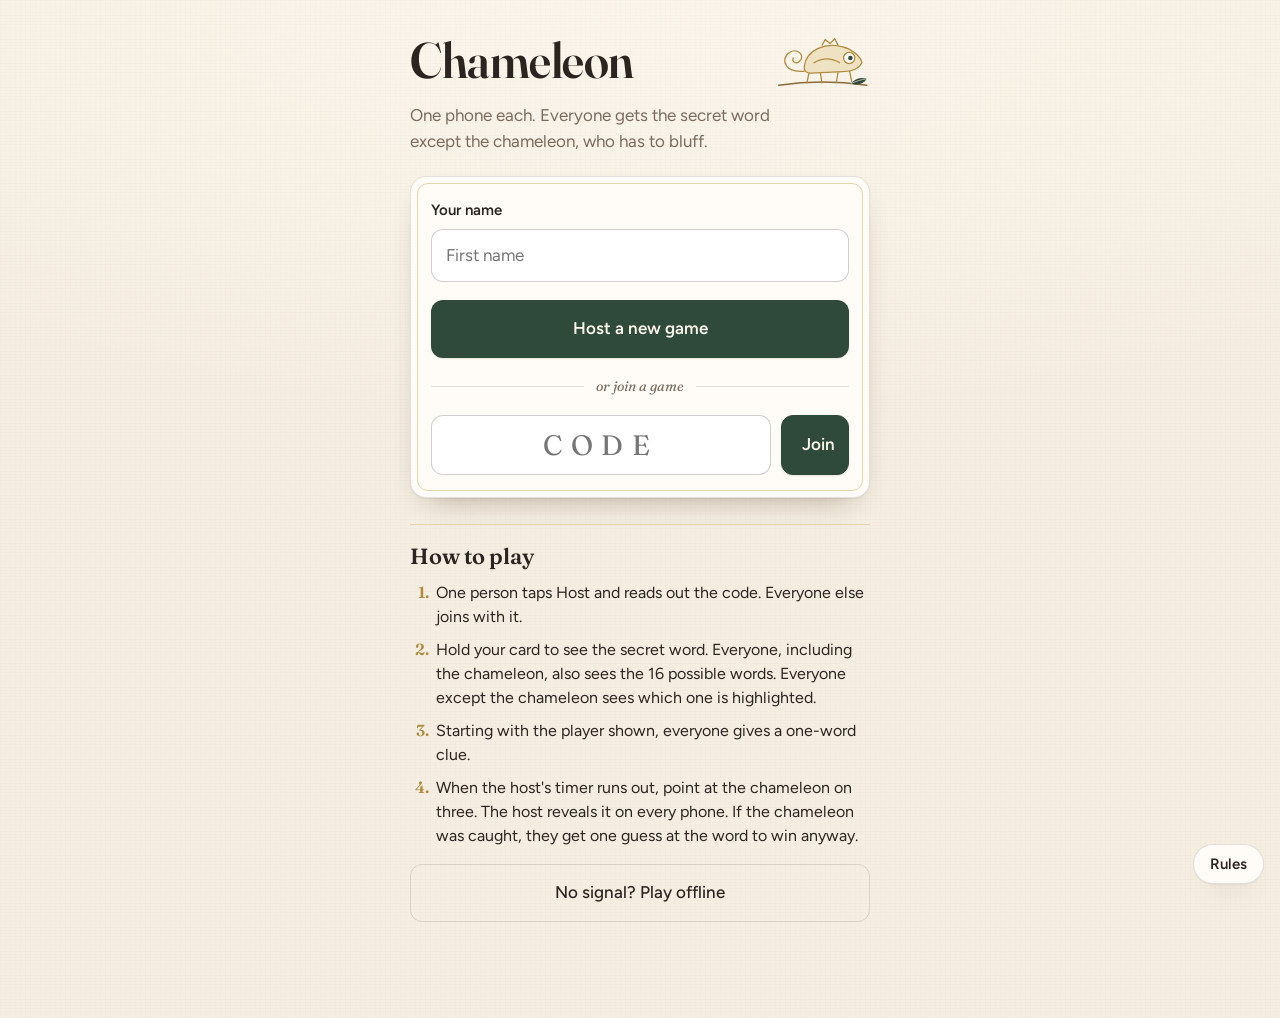
<file: chameleon/index.html>
<!DOCTYPE html>
<html lang="en">
<head>
<meta charset="utf-8">
<meta name="viewport" content="width=device-width,initial-scale=1,viewport-fit=cover">
<meta name="theme-color" content="#f5eee2">
<title>Chameleon</title>
<link rel="preconnect" href="https://fonts.googleapis.com">
<link rel="preconnect" href="https://fonts.gstatic.com" crossorigin>
<link href="https://fonts.googleapis.com/css2?family=Fraunces:ital,opsz,wght@0,9..144,500;0,9..144,600;1,9..144,400;1,9..144,500&family=Figtree:wght@400;500;600&display=swap" rel="stylesheet">
<style>
/* VOICE: the same harvest dinner table as Thankful, with a little more mischief.
   IDEA: a sealed place card; press it to peek at your secret word.
   PICTURE: the role card, forest green with a gold double rule, opening to a cream word card.
   COLOUR and TYPE: cream linen, forest green leads, cranberry marks the chameleon, soft gold; Fraunces + Figtree.
   LAYOUT: one calm column, generous margins, one decision per screen. */
:root{
  --linen:#f5eee2;--card:#fffcf7;--ink:#2b2420;--muted:#7a6b5d;--line:rgba(43,36,32,.13);
  --cran:#8e2638;--cran-soft:#f3e1e1;--forest:#2f4a3a;--forest-2:#3b5c49;--forest-deep:#24392d;
  --gold:#b08a3e;--gold-soft:#e6d6b0;--gold-pale:#f6eedb;
  --paper:var(--card);--mist:var(--gold-pale);--banana:var(--gold);--hibiscus:var(--cran);--sky:var(--gold-pale);
  --serif:"Fraunces",Georgia,"Times New Roman",serif;--sans:"Figtree",system-ui,-apple-system,sans-serif;
  --shadow:0 1px 1px rgba(60,40,20,.06),0 14px 30px -18px rgba(60,40,20,.45);
}
*{box-sizing:border-box;-webkit-tap-highlight-color:transparent;min-width:0}
html,body{margin:0}
body{min-height:100vh;color:var(--ink);font-family:var(--sans);font-size:16px;line-height:1.5;background-color:var(--linen);
  background-image:repeating-linear-gradient(0deg,rgba(120,90,50,.018) 0 1px,transparent 1px 3px),repeating-linear-gradient(90deg,rgba(120,90,50,.014) 0 1px,transparent 1px 5px),radial-gradient(120% 60% at 50% 0%,#fbf6ec 0%,transparent 70%);
  padding:calc(env(safe-area-inset-top) + 26px) 20px calc(env(safe-area-inset-bottom) + 96px)}
.wrap{max-width:460px;margin:0 auto}
h1,h2,h3{margin:0;font-family:var(--serif);font-weight:600;letter-spacing:-.01em;line-height:1.08}
button,input,select{font:inherit;color:inherit}
:focus-visible{outline:2px solid var(--forest);outline-offset:3px}
.hidden{display:none!important}

/* ---------- shared pieces */
.sheet{background:var(--card);border:1px solid var(--line);border-radius:16px;box-shadow:var(--shadow);padding:22px 20px;position:relative}
.sheet::after{content:"";position:absolute;inset:6px;border:1px solid var(--gold-soft);border-radius:11px;pointer-events:none}
.sheet>*{position:relative;z-index:1}
.btn{display:block;width:100%;border:1px solid transparent;border-radius:12px;padding:15px 20px;font-weight:600;font-size:17px;cursor:pointer;background:var(--card);color:var(--ink);
  box-shadow:0 1px 2px rgba(60,40,20,.12);transition:background .15s,transform .08s}
.btn:active{transform:translateY(1px)}
.btn:disabled{opacity:.45;cursor:default}
.btn-go{background:var(--forest);color:#fbf6ec}
.btn-hot{background:var(--cran);color:#fbf6ec}
.btn-quiet{background:transparent;box-shadow:none;border-color:var(--line);color:var(--ink);font-weight:500}
.btn-quiet:active{background:rgba(43,36,32,.05)}
.btn-chip{width:auto;display:inline-block;padding:8px 14px;font-size:15px;border-color:var(--line);font-weight:600}

/* ---------- setup */
.hero{display:flex;align-items:center;gap:14px;margin:0 0 4px}
.hero h1{font-size:clamp(38px,11vw,50px);font-variation-settings:"opsz" 144;color:var(--ink)}
.hero svg{width:min(96px,24vw);flex:none;margin-left:auto}
.tagline{color:var(--muted);font-size:17px;margin:10px 0 22px;max-width:34ch}
.field{margin-bottom:18px}.field:last-child{margin-bottom:0}
.lbl{display:block;font-weight:600;font-size:15px;margin-bottom:7px}
.codeRow{display:flex;gap:10px}
#code{flex:1;min-width:0;background:#fff;border:1px solid rgba(43,36,32,.22);border-radius:12px;padding:8px 12px;font-family:var(--serif);font-size:30px;font-weight:600;letter-spacing:.28em;text-align:center;text-transform:uppercase;outline:none}
#code::placeholder{color:rgba(43,36,32,.25)}
#code:focus,.inp:focus,select:focus{border-color:var(--forest);box-shadow:0 0 0 3px rgba(47,74,58,.15)}
.codeRow .btn{width:auto;padding:0 18px;font-size:16px}
.codeRow #joinBtn{background:var(--forest);color:#fbf6ec;border-color:var(--forest)}
.hint{font-size:14px;color:var(--muted);margin:8px 0 0}
.seatHint{margin:-8px 0 18px}
#seatField.need .stepper{border-color:var(--gold);animation:nudge 1.8s ease-in-out infinite}
@keyframes nudge{50%{box-shadow:0 0 0 4px rgba(176,138,62,.25)}}
.pair{display:grid;grid-template-columns:1fr 1fr;gap:12px}
.stepper{display:flex;align-items:center;background:#fff;border:1px solid rgba(43,36,32,.22);border-radius:12px;overflow:hidden}
.stepper button{width:46px;height:50px;border:0;background:transparent;font-size:24px;cursor:pointer;color:var(--forest)}
.stepper button:active{background:var(--gold-pale)}
.stepper output{flex:1;text-align:center;font-family:var(--serif);font-size:26px;font-weight:600}
select{width:100%;appearance:none;background:#fff;border:1px solid rgba(43,36,32,.22);border-radius:12px;padding:13px 40px 13px 14px;font-size:17px;outline:none;
  background-image:url("data:image/svg+xml,%3Csvg xmlns='http://www.w3.org/2000/svg' width='14' height='9'%3E%3Cpath d='M1.5 1.5l5.5 5.5 5.5-5.5' stroke='%232f4a3a' stroke-width='2' fill='none' stroke-linecap='round'/%3E%3C/svg%3E");
  background-repeat:no-repeat;background-position:right 14px center}
.joinBtn{margin:22px 0 26px;font-size:18px;padding:17px}
.rules{margin-top:6px;padding-top:20px;border-top:1px solid var(--gold-soft)}
.rules h2{font-size:22px;margin-bottom:12px}
.rules ol{margin:0;padding-left:22px}
.rules li{margin-bottom:8px;padding-left:4px}
.rules li::marker{font-family:var(--serif);font-weight:600;color:var(--gold)}

/* ---------- game */
.bar{display:flex;align-items:flex-end;justify-content:space-between;margin-bottom:14px}
.bar .code{font-family:var(--serif);font-size:32px;font-weight:600;letter-spacing:.12em;line-height:1;color:var(--cran)}
.bar .meta{font-size:14px;color:var(--muted);margin-top:4px}
.sync{display:flex;align-items:center;gap:12px;background:var(--card);border:1px solid var(--line);border-radius:14px;padding:10px 14px;margin-bottom:16px;color:var(--muted);font-size:14px}
.sync .swatch{width:30px;height:30px;border-radius:50%;border:2px solid var(--card);box-shadow:0 0 0 1px var(--line);flex:none}
.sync b{display:block;font-family:var(--serif);font-weight:600;font-size:19px;line-height:1.15;color:var(--ink)}

/* the role card */
.role{position:relative;border-radius:18px;box-shadow:0 1px 1px rgba(60,40,20,.08),0 24px 44px -24px rgba(60,40,20,.6);min-height:330px;margin-bottom:18px;
  user-select:none;-webkit-user-select:none;-webkit-touch-callout:none;touch-action:none;cursor:pointer;overflow:hidden;border:1px solid var(--line)}
.cover{position:absolute;inset:0;display:flex;flex-direction:column;align-items:center;justify-content:center;text-align:center;padding:24px;color:#fbf6ec;
  background:radial-gradient(120% 80% at 50% 0%,var(--forest-2) 0%,var(--forest) 55%,var(--forest-deep) 100%)}
.cover::before{content:"";position:absolute;inset:8px;border:1px solid rgba(230,214,176,.55);border-radius:12px;pointer-events:none}
.cover::after{content:"";position:absolute;inset:13px;border:1px solid rgba(230,214,176,.22);border-radius:9px;pointer-events:none}
.cover .pill{position:relative;font-family:var(--serif);font-weight:500;font-size:26px;line-height:1.1}
.cover .pill::before{content:"";display:block;width:54px;height:14px;margin:0 auto 14px;background:url("data:image/svg+xml,%3Csvg xmlns='http://www.w3.org/2000/svg' viewBox='0 0 46 14'%3E%3Cpath d='M23 2c3 3 3 7 0 10-3-3-3-7 0-10z' fill='%23e6d6b0'/%3E%3Cpath d='M4 7h12M30 7h12' stroke='%23e6d6b0' stroke-width='1'/%3E%3C/svg%3E") center/contain no-repeat}
.cover .who{position:relative;margin-top:14px;color:var(--gold-soft);font-family:var(--serif);font-style:italic;font-size:17px}
.cover .fine{position:relative;margin-top:8px;font-size:14px;opacity:.7}
.face{display:none;padding:26px 20px 20px;background:var(--card);min-height:330px;position:relative}
.face::before{content:"";position:absolute;inset:8px;border:1px solid var(--gold);border-radius:12px;pointer-events:none}
.face>*{position:relative}
.role.show .cover{display:none}
.role.show .face{display:block;animation:open .18s ease-out}
@keyframes open{from{opacity:.4}}
.face .cat{font-family:var(--serif);font-style:italic;color:var(--muted);font-size:16px;text-align:center}
.face .word{font-family:var(--serif);font-size:46px;font-weight:600;line-height:1;margin:6px 0 18px;text-align:center;color:var(--forest);overflow-wrap:anywhere}
.role.cham .face{background:var(--cran);color:#fbf6ec}
.role.cham .face::before{border-color:rgba(251,246,236,.4)}
.role.cham .face .cat{color:rgba(251,246,236,.8)}
.role.cham .face .word{font-size:36px;color:#fbf6ec}
.face .blend{margin:-8px 0 14px;text-align:center}
.grid{display:grid;grid-template-columns:repeat(4,1fr);gap:6px}
.grid span{display:flex;align-items:center;justify-content:center;text-align:center;min-height:42px;padding:4px 3px;border-radius:8px;background:var(--gold-pale);font-size:12.5px;font-weight:500;line-height:1.15}
.grid span.hit{background:var(--forest);color:#fbf6ec;font-weight:600}
.role.cham .grid span{background:rgba(251,246,236,.14);color:#fbf6ec}
.gridnote{margin:0 0 10px;padding-top:12px;border-top:1px solid var(--gold);font-size:14px;line-height:1.35;text-align:center;color:var(--muted)}
.gridnote b{color:var(--ink);font-weight:600}
.role.cham .gridnote{border-color:rgba(251,246,236,.4);color:rgba(251,246,236,.9)}
.role.cham .gridnote b{color:#fbf6ec}

.first,.hostNote{display:flex;align-items:center;gap:14px;margin-bottom:16px}
.first .n,.hostNote .n{width:48px;height:48px;flex:none;border-radius:50%;border:1px solid var(--gold);background:var(--gold-pale);display:flex;align-items:center;justify-content:center;font-family:var(--serif);font-size:22px;font-weight:600;color:var(--cran)}
.first b,.hostNote b{display:block;font-family:var(--serif);font-weight:600;font-size:19px;line-height:1.2}
.first span,.hostNote span{color:var(--muted);font-size:14px}

.timer{position:relative;background:var(--forest);color:#fbf6ec;border-radius:18px;padding:22px 18px 18px;margin-bottom:16px;text-align:center;box-shadow:var(--shadow)}
.timer::before{content:"";position:absolute;inset:6px;border:1px solid rgba(230,214,176,.4);border-radius:13px;pointer-events:none}
.timer>*{position:relative}
.clock{position:relative;width:200px;height:200px;margin:0 auto 16px}
.clock svg{display:block;transform:rotate(-90deg)}
#ring{transition:stroke .3s}
.clock .read{position:absolute;inset:0;display:flex;flex-direction:column;align-items:center;justify-content:center}
.clock .read b{font-family:var(--serif);font-size:54px;font-weight:600;line-height:1;font-variant-numeric:tabular-nums}
.clock .read span{font-size:15px;opacity:.75;margin-top:6px;font-family:var(--serif);font-style:italic}
.timer.done .read b{color:#f0b9c1}
.timer .hint{color:rgba(251,246,236,.7);margin-top:10px}
.timer .btn{background:#fbf6ec;color:var(--forest)}
.endBtns{display:grid;gap:12px}

/* ---------- online */
.inp{width:100%;background:#fff;border:1px solid rgba(43,36,32,.22);border-radius:12px;padding:13px 14px;font-size:17px;outline:none}
.inp.codeInp{font-family:var(--serif);font-size:28px;letter-spacing:.3em;text-align:center;text-transform:uppercase;padding:8px 12px}
.or{display:flex;align-items:center;gap:12px;color:var(--muted);font-size:14px;margin:18px 0;font-family:var(--serif);font-style:italic}
.or::before,.or::after{content:"";flex:1;height:1px;background:var(--line)}
.err{color:var(--cran);font-weight:600;font-size:15px;margin:10px 0 0}.err:empty{display:none}
.offLink{margin-top:16px}
.plist{list-style:none;margin:0;padding:0}
.plist li{display:flex;align-items:center;gap:12px;padding:10px 0;border-bottom:1px solid var(--line)}
.plist li:last-child{border-bottom:0}
.plist .num{width:30px;height:30px;flex:none;border-radius:50%;border:1px solid var(--gold);display:flex;align-items:center;justify-content:center;font-family:var(--serif);font-weight:600;font-size:14px;color:var(--cran)}
.plist .nm{font-weight:600;font-size:17px;flex:1}
.plist .badge{color:var(--gold);border:1px solid var(--gold-soft);border-radius:999px;padding:1px 9px;font-size:12px;font-weight:600}
.plist .me{color:var(--muted);font-size:14px}
.plist .kick{background:none;border:0;color:var(--cran);font-weight:600;text-decoration:underline;cursor:pointer;min-height:40px}
.wait{text-align:center;color:var(--muted);font-family:var(--serif);font-style:italic;font-size:17px;margin:18px 0}
.dotty::after{content:"";animation:dots 1.4s steps(4) infinite}
@keyframes dots{0%{content:""}25%{content:"."}50%{content:".."}75%{content:"..."}}
.net{position:fixed;left:50%;top:calc(env(safe-area-inset-top) + 10px);transform:translateX(-50%);z-index:20;background:var(--ink);color:#fbf6ec;border-radius:999px;padding:7px 14px;font-weight:600;font-size:14px;display:none}
.net.on{display:block}

/* ---------- dialog */
.scrim{position:fixed;inset:0;z-index:10;display:none;align-items:flex-end;justify-content:center;background:rgba(43,36,32,.45);backdrop-filter:blur(2px);padding:16px 16px calc(env(safe-area-inset-bottom) + 16px)}
.scrim.open{display:flex}
.dialog{width:100%;max-width:460px;animation:rise .25s ease-out}
.dialog h2{font-size:26px;margin-bottom:8px}
.dialog p{margin:0 0 18px;color:var(--muted)}
.dialog .btns{display:grid;gap:12px}
.reveal{position:relative;text-align:center;background:var(--cran);color:#fbf6ec;border-radius:14px;padding:20px 18px;margin:6px 0 16px}
.reveal::after{content:"";position:absolute;inset:5px;border:1px solid rgba(251,246,236,.35);border-radius:10px;pointer-events:none}
.reveal .p{font-family:var(--serif);font-size:48px;font-weight:600;line-height:1}
.reveal .w{margin-top:10px;font-family:var(--serif);font-style:italic}
.reveal .w strong{display:block;font-style:normal;font-weight:600;font-size:28px;line-height:1.1;margin-top:2px}
@keyframes rise{from{transform:translateY(24px);opacity:0}}
@media (prefers-reduced-motion:reduce){#seatField.need .stepper{animation:none}.dialog,.role.show .face{animation:none}}

/* ---------- rules */
.rulesFab{position:fixed;right:max(16px,env(safe-area-inset-right));bottom:calc(env(safe-area-inset-bottom) + 16px);z-index:9;border:1px solid var(--line);border-radius:999px;background:var(--card);color:var(--ink);font:600 15px var(--sans);padding:10px 16px;box-shadow:var(--shadow);cursor:pointer}
.rulesDlg{max-height:min(82vh,760px);overflow-y:auto;-webkit-overflow-scrolling:touch}
.rulesDlg h2{font-size:26px;margin:0 0 6px}
.rulesDlg h3{font-size:18px;margin:18px 0 4px;color:var(--cran)}
.rulesDlg p,.rulesDlg li{color:var(--ink);font-size:16px;line-height:1.5}
.rulesDlg p{margin:0 0 6px}.rulesDlg ul{margin:0;padding-left:20px}.rulesDlg li{margin-bottom:5px}.rulesDlg li::marker{color:var(--gold)}
.rulesDlg .tip{background:var(--gold-pale);border-radius:10px;padding:10px 12px;margin:12px 0 4px;font-size:15px}
.rulesFoot{position:sticky;bottom:-22px;background:var(--card);padding:12px 0 20px;margin:10px 0 -22px;border-top:1px solid var(--line)}.rulesFoot .btn{margin:0}
</style>
</head>
<body>
<div class="wrap">

  <!-- SETUP -->
  <section id="setup">
    <div class="hero">
      <h1>Chameleon</h1>
      <svg viewBox="0 0 120 84" aria-hidden="true">
        <path d="M6 74 Q60 66 116 74" stroke="#8a6a3a" stroke-width="2" fill="none" stroke-linecap="round"/>
        <path d="M96 72c6-7 14-8 20-6-4 6-11 9-20 6z" fill="#2f4a3a"/><path d="M96 72c7-3 13-5 20-6" stroke="#f5eee2" stroke-width=".8" fill="none"/>
        <g stroke="#b08a3e" stroke-width="1.6" stroke-linecap="round" stroke-linejoin="round" fill="none">
          <path d="M44 58 L41 71 M58 59 L60 71 M80 58 L78 70 M94 54 L97 69"/>
          <path d="M40 56 C14 60 8 42 18 34 C28 26 40 36 32 44 C28 48 22 45 24 40"/>
          <path d="M38 50 C40 30 64 20 86 26 C98 29 108 38 110 46 C106 54 96 57 86 57 L46 59 C40 59 37 56 38 50Z" fill="#efe2c2"/>
          <path d="M60 24 L64 17 L70 22 L76 16 L80 24"/>
          <path d="M50 46 C60 40 72 40 82 46"/>
          <circle cx="94" cy="40" r="7" fill="#fffcf7"/>
        </g>
        <circle cx="95.5" cy="40" r="2.8" fill="#2f4a3a"/>
      </svg>
    </div>
    <p class="tagline">One phone each. Everyone gets the secret word except the chameleon, who has to bluff.</p>

    <div id="onlinePane">
      <div class="sheet">
        <div class="field">
          <label class="lbl" for="oName">Your name</label>
          <input class="inp" id="oName" maxlength="20" autocomplete="off" placeholder="First name">
        </div>
        <button class="btn btn-go" id="hostBtn" type="button">Host a new game</button>
        <div class="or">or join a game</div>
        <div class="codeRow">
          <input class="inp codeInp" id="oCode" maxlength="4" autocomplete="off" autocapitalize="characters" spellcheck="false" placeholder="CODE" inputmode="text">
          <button class="btn btn-chip" id="joinBtn" type="button" style="padding:0 20px;font-size:17px">Join</button>
        </div>
        <p class="err" id="oErr"></p>
      </div>
      <div class="rules" style="margin-top:26px">
        <h2>How to play</h2>
        <ol>
          <li>One person taps Host and reads out the code. Everyone else joins with it.</li>
          <li>Hold your card to see the secret word. Everyone, including the chameleon, also sees the 16 possible words. Everyone except the chameleon sees which one is highlighted.</li>
          <li>Starting with the player shown, everyone gives a one-word clue.</li>
          <li>When the host's timer runs out, point at the chameleon on three. The host reveals it on every phone. If the chameleon was caught, they get one guess at the word to win anyway.</li>
        </ol>
      </div>
      <button class="btn btn-quiet offLink" id="toOffline" type="button">No signal? Play offline</button>
    </div>

    <div id="offlinePane" class="hidden">
    <div class="sheet">
      <div class="field">
        <label class="lbl" for="code">Room code</label>
        <div class="codeRow">
          <input id="code" type="text" maxlength="5" autocomplete="off" autocapitalize="characters" spellcheck="false" placeholder="ABCD">
          <button class="btn btn-chip" id="newCode" type="button">New code</button>
        </div>
        <p class="hint">One person makes a code and reads it out. Everyone else types it in.</p>
      </div>
      <div class="pair field">
        <div>
          <span class="lbl">Players</span>
          <div class="stepper"><button type="button" data-step="players" data-d="-1" aria-label="Fewer players">−</button><output id="players">5</output><button type="button" data-step="players" data-d="1" aria-label="More players">+</button></div>
        </div>
        <div id="seatField">
          <span class="lbl">Your number</span>
          <div class="stepper"><button type="button" data-step="seat" data-d="-1" aria-label="Lower number">−</button><output id="seat">1</output><button type="button" data-step="seat" data-d="1" aria-label="Higher number">+</button></div>
        </div>
      </div>
      <p class="hint seatHint">Count off clockwise around the table. Whoever made the code is player 1 and runs the timer and the reveal.</p>
      <div class="field">
        <label class="lbl" for="cat">Word category</label>
        <select id="cat"></select>
      </div>
      <div class="field">
        <label class="lbl" for="timer">Timer</label>
        <select id="timer">
          <option value="60">1 minute</option>
          <option value="90">1½ minutes</option>
          <option value="120" selected>2 minutes</option>
          <option value="180">3 minutes</option>
          <option value="300">5 minutes</option>
        </select>
      </div>
    </div>

    <button class="btn btn-go joinBtn" id="join" type="button">Join game</button>

    <div class="rules">
      <h2>How to play</h2>
      <ol>
        <li>Whoever makes the code is player 1. Count off clockwise from there. Everyone enters the same code, player count and category.</li>
        <li>Hold your card to see the secret word. Everyone, including the chameleon, also sees the 16 possible words. Everyone except the chameleon sees which one is highlighted.</li>
        <li>Starting with the player shown, everyone gives a one-word clue.</li>
        <li>Player 1 runs the timer. When time's up, everyone points at the chameleon on three, then player 1 reveals who it was. If they're caught, they get one guess at the word to win anyway.</li>
      </ol>
    </div>
    <button class="btn btn-quiet offLink" id="toOnline" type="button">Back to online play</button>
    </div>
  </section>

  <!-- LOBBY -->
  <section id="lobby" class="hidden">
    <div class="bar">
      <div><div class="code" id="lbCode">ABCD</div><div class="meta">Everyone joins with this code</div></div>
      <button class="btn btn-chip" id="lbLeave" type="button">Leave</button>
    </div>
    <div class="sheet" style="margin-bottom:16px">
      <p style="margin:0 0 6px;font-family:var(--serif);font-weight:600;font-size:19px" id="lbCount">Players</p>
      <ul class="plist" id="lbList"></ul>
    </div>
    <div class="sheet hidden" id="lbHost">
      <div class="field">
        <label class="lbl" for="lbCat">Word category</label>
        <select id="lbCat"></select>
      </div>
      <div class="field">
        <label class="lbl" for="lbTimer">Timer</label>
        <select id="lbTimer">
          <option value="60">1 minute</option><option value="90">1½ minutes</option><option value="120">2 minutes</option><option value="180">3 minutes</option><option value="300">5 minutes</option>
        </select>
      </div>
      <button class="btn btn-go" id="lbStart" type="button">Start the game</button>
      <p class="hint" id="lbHint">Wait until everyone's on the list.</p>
    </div>
    <p class="wait hidden" id="lbWait"><span class="dotty">Waiting for the host to start</span></p>
  </section>

  <!-- GAME -->
  <section id="game" class="hidden">
    <div class="bar">
      <div><div class="code" id="roomCode">ABCD</div><div class="meta" id="roomMeta">Round 1</div></div>
      <button class="btn btn-chip" id="leave" type="button">Leave</button>
    </div>

    <div class="sync"><div class="swatch" id="syncDot"></div><div><b id="syncName">Teal Gecko</b>Every phone should show this name.</div></div>

    <div class="role" id="role" role="button" aria-label="Press and hold to see your role">
      <div class="cover">
        <div class="pill">Press and hold</div>
        <div class="who" id="youAre">You're player 1</div>
        <div class="fine">Keep your screen hidden</div>
      </div>
      <div class="face" id="face"></div>
    </div>

    <div class="sheet first">
      <div class="n" id="firstNum">3</div>
      <div><b>Player <span id="firstNum2" style="color:inherit;font-size:inherit">3</span> goes first</b><span>Then clockwise, one word each</span></div>
    </div>

    <div class="sheet hostNote hidden" id="hostNote">
      <div class="n" aria-hidden="true"><svg viewBox="0 0 24 24" width="22" height="22" fill="none" stroke="#8e2638" stroke-width="1.6" stroke-linecap="round"><circle cx="12" cy="13" r="8"/><path d="M12 9v4l3 2M10 2h4"/></svg></div>
      <div><b>Player 1 is the host</b><span>They run the timer and reveal the chameleon. Point on three when time's up.</span></div>
    </div>

    <div class="timer" id="timerBox">
      <div class="clock">
        <svg width="200" height="200" viewBox="0 0 200 200">
          <circle cx="100" cy="100" r="86" fill="none" stroke="rgba(251,246,236,.14)" stroke-width="10"/>
          <circle id="ring" cx="100" cy="100" r="86" fill="none" stroke="#e6d6b0" stroke-width="10" stroke-linecap="round" stroke-dasharray="540.4" stroke-dashoffset="0"/>
        </svg>
        <div class="read"><b id="timeTxt">2:00</b><span id="timeSub">Ready</span></div>
      </div>
      <button class="btn btn-go" id="timerBtn" type="button">Start timer</button>
      <p class="hint" id="timerHint">Only your phone has the timer, so call out when time's up.</p>
    </div>

    <div class="endBtns">
      <button class="btn btn-hot" id="revealBtn" type="button">Reveal the chameleon</button>
      <button class="btn btn-quiet" id="nextBtn" type="button">Next round</button>
      <button class="btn btn-quiet hidden" id="toLobbyBtn" type="button">Change players or settings</button>
    </div>
  </section>
</div>

<div class="net" id="net">Reconnecting…</div>
<div class="scrim" id="scrim"><div class="sheet dialog" id="dialog" role="dialog" aria-modal="true"></div></div>

<script src="/party-link.js"></script>
<script src="/invite.js"></script>
<script>
(() => {
"use strict";
const CATS = {
  "Thanksgiving Table":["Turkey","Stuffing","Mashed Potatoes","Gravy","Cranberry Sauce","Pumpkin Pie","Green Bean Casserole","Sweet Potatoes","Dinner Rolls","Corn","Pecan Pie","Mac & Cheese","Deviled Eggs","Ham","Apple Pie","Whipped Cream"],
  "Turkey Day":["Parade","Football","Black Friday","Pilgrims","Mayflower","Wishbone","Leftovers","Kids' Table","Nap","Road Trip","Cornucopia","Scarecrow","Hayride","Fall Leaves","Stretchy Pants","Grace"],
  "Thankful For":["Family","Friends","Coffee","Pets","Home","Health","Church","Grandparents","Sunshine","Weekends","Music","Hot Showers","Good Books","Pajamas","Freedom","Laughter"],
  "Food":["Pizza","Tacos","Sushi","Burger","Pancakes","Spaghetti","Salad","Ice Cream","Popcorn","Hot Dog","Burrito","Fried Chicken","Donut","Soup","Steak","Cupcake"],
  "Animals":["Lion","Penguin","Giraffe","Shark","Elephant","Kangaroo","Owl","Snake","Dolphin","Horse","Monkey","Bear","Frog","Eagle","Turtle","Zebra"],
  "Places":["Beach","Hospital","Library","Airport","Zoo","Church","Movie Theater","Gym","Farm","Museum","Mall","School","Restaurant","Fire Station","Campground","Bowling Alley"],
  "Jobs":["Teacher","Doctor","Firefighter","Chef","Pilot","Farmer","Police Officer","Dentist","Mechanic","Lawyer","Plumber","Nurse","Artist","Mail Carrier","Barber","Astronaut"],
  "Sports":["Football","Basketball","Baseball","Soccer","Tennis","Golf","Hockey","Bowling","Swimming","Volleyball","Boxing","Skiing","Wrestling","Track","Pickleball","Surfing"],
  "Bible Characters":["Moses","David","Noah","Abraham","Peter","Paul","Mary","Jonah","Daniel","Esther","Joseph","Ruth","Samson","Elijah","Goliath","John the Baptist"],
  "Around the House":["Toaster","Couch","Lamp","Fridge","Vacuum","Toothbrush","Pillow","Microwave","Clock","Mirror","Blender","Bathtub","Remote","Broom","Washer","Doorbell"],
  "Celebrations":["Christmas","Easter","Thanksgiving","Halloween","July 4th","Valentine's","New Year's Eve","Birthday","St. Patrick's","Mother's Day","Father's Day","Wedding","Baby Shower","Graduation","Super Bowl","Family Reunion"],
  "Getting Around":["Car","Bicycle","Train","Airplane","Boat","Helicopter","Skateboard","Bus","Motorcycle","Scooter","Tractor","Submarine","Hot Air Balloon","Taxi","Rocket","Canoe"],
  "Instruments":["Guitar","Piano","Drums","Violin","Trumpet","Flute","Saxophone","Harmonica","Banjo","Cello","Tambourine","Harp","Ukulele","Accordion","Xylophone","Trombone"],
  "Nature":["Rainbow","Tornado","Volcano","Snow","Thunder","Desert","Waterfall","Forest","Mountain","Lightning","Fog","Ocean","Cave","Glacier","Sunset","Earthquake"],
  "Toys & Games":["Yo-yo","Kite","Teddy Bear","Jump Rope","Puzzle","Doll","Blocks","Bubbles","Slinky","Frisbee","Marbles","Rubik's Cube","Play-Doh","Board Game","Water Gun","Video Game"]
};
const CAT_KEYS = Object.keys(CATS);
const THANKS_KEYS = ["Thanksgiving Table","Turkey Day","Thankful For"];
const COLORS = [["Red","#ff5d5d"],["Orange","#ff9a3c"],["Gold","#ffd23f"],["Lime","#b8f26b"],["Teal","#2ec4b6"],["Sky","#5bc0eb"],["Blue","#4f7cff"],["Purple","#9b5de5"],["Pink","#f15bb5"],["Brown","#a47148"],["Silver","#cfd8dc"],["Mint","#7ae7c7"]];
const CRITTERS = ["Gecko","Iguana","Frog","Toad","Newt","Turtle","Python","Tortoise","Salamander","Axolotl","Anole","Skink","Cobra","Viper","Dragon","Monitor"];

// Seeded randomness: same settings give the same result on every phone.
function hashStr(str){ let h=1779033703^str.length;
  for(let i=0;i<str.length;i++){ h=Math.imul(h^str.charCodeAt(i),3432918353); h=h<<13|h>>>19; }
  h=Math.imul(h^h>>>16,2246822507); h=Math.imul(h^h>>>13,3266489909); return (h^h>>>16)>>>0; }
function rng(seedStr){ let a=hashStr(seedStr);
  return ()=>{ a|=0; a=a+0x6D2B79F5|0; let t=Math.imul(a^a>>>15,1|a); t=t+Math.imul(t^t>>>7,61|t)^t; return ((t^t>>>14)>>>0)/4294967296; }; }
function shuffle(arr,r){ const a=arr.slice(); for(let i=a.length-1;i>0;i--){ const j=Math.floor(r()*(i+1)); [a[i],a[j]]=[a[j],a[i]]; } return a; }

function roundData(s){
  const keys = s.cat==="__random" ? CAT_KEYS : s.cat==="__thanks" ? THANKS_KEYS : [s.cat];
  let deck=[]; keys.forEach(k=>CATS[k].forEach((w,i)=>deck.push([k,i])));
  deck = shuffle(deck, rng(`deck|${s.code}|${s.cat}`));
  const [catKey, wi] = deck[(s.round-1) % deck.length];
  const r = rng(`round|${s.code}|${s.players}|${s.cat}|${s.round}`);
  const cham = 1 + Math.floor(r()*s.players);
  const first = 1 + Math.floor(r()*s.players);
  const sr = rng(`sync|${s.code}|${s.players}|${s.cat}|${s.round}`);
  const color = COLORS[Math.floor(sr()*COLORS.length)], critter = CRITTERS[Math.floor(sr()*CRITTERS.length)];
  return {catKey, words:CATS[catKey], wi, word:CATS[catKey][wi], cham, first, syncName:`${color[0]} ${critter}`, syncColor:color[1]};
}

const $ = id => document.getElementById(id);
const store = { get(){ try{ return JSON.parse(localStorage.getItem("chameleon-v1")||"null"); }catch(e){ return null; } },
                set(v){ try{ localStorage.setItem("chameleon-v1",JSON.stringify(v)); }catch(e){} } };
let S = Object.assign({code:"",players:5,seat:0,cat:"__thanks",timer:120,round:1,tStart:0,tEnd:0,inGame:false}, store.get()||{});
const save = () => store.set(S);

// ---------- setup
const catSel=$("cat");
catSel.innerHTML = `<option value="__thanks">🦃 Thanksgiving mix</option><option value="__random">A mix of everything</option>` + CAT_KEYS.map(k=>`<option value="${k}">${k}</option>`).join("");
function newCode(){ const L="ABCDEFGHJKLMNPQRSTUVWXYZ"; let c=""; for(let i=0;i<4;i++) c+=L[Math.floor(Math.random()*L.length)]; return c; }
function paintSetup(){ $("code").value=S.code; $("players").textContent=S.players; $("seat").textContent=S.seat||"?"; $("seatField").classList.toggle("need",!S.seat); catSel.value=S.cat; $("timer").value=String(S.timer); }
document.querySelectorAll("[data-step]").forEach(b=>b.addEventListener("click",()=>{
  const d=+b.dataset.d;
  if(b.dataset.step==="players"){ S.players=Math.min(20,Math.max(3,S.players+d)); if(S.seat>S.players) S.seat=S.players; }
  else if(!S.seat) S.seat=1;
  else S.seat=Math.min(S.players,Math.max(1,S.seat+d));
  paintSetup(); save();
}));
$("newCode").onclick=()=>{ S.code=newCode(); paintSetup(); save(); };
$("code").addEventListener("input",e=>{ e.target.value=e.target.value.toUpperCase().replace(/[^A-Z0-9]/g,""); S.code=e.target.value; save(); });
catSel.onchange=()=>{ S.cat=catSel.value; save(); };
$("timer").onchange=()=>{ S.timer=+$("timer").value; save(); };
$("join").onclick=()=>{
  if(S.code.length<3){ dialog({title:"Add a room code",text:"Tap New code to make one, or type the code someone read out.",buttons:[{label:"OK",cls:"btn-go"}]}); return; }
  if(!S.seat){ dialog({title:"Pick your number",text:"Count off clockwise around the table and set Your number. Player 1 is the host who runs the timer.",buttons:[{label:"OK",cls:"btn-go"}]}); return; }
  S.inGame=true; S.round=1; S.tStart=S.tEnd=0; save(); enterGame();
};

// ---------- game
let RD=null;
const FIRST_HTML = document.querySelector(".first").innerHTML;
const esc = t => String(t).replace(/[&<>"']/g,c=>({"&":"&amp;","<":"&lt;",">":"&gt;",'"':"&quot;","'":"&#39;"}[c]));
function enterGame(){
  $("setup").classList.add("hidden"); $("game").classList.remove("hidden");
  RD = roundData(S);
  $("roomCode").textContent = S.code;
  $("roomMeta").textContent = `Round ${S.round}, ${S.players} players`;
  $("syncName").textContent = RD.syncName; $("syncDot").style.background = RD.syncColor;
  const isHost = S.online ? O.isHost : S.seat===1;
  $("youAre").textContent = S.online ? (isHost ? `${O.name} (host)` : O.name) : (S.seat===1 ? "You're player 1 (host)" : `You're player ${S.seat}`);
  if(S.online){
    const P=O.players, f=RD.first-1;
    document.querySelector(".first").innerHTML = `<div class="n" aria-hidden="true">1st</div><div><b>${esc(P[f].name)} goes first</b><span>Then go around the circle, one word each</span></div>`;
    document.querySelector("#hostNote b").textContent = `${O.hostName} is the host`;
    $("nextBtn").classList.toggle("hidden",!isHost); $("toLobbyBtn").classList.toggle("hidden",!isHost);
  } else { $("toLobbyBtn").classList.add("hidden"); $("nextBtn").classList.remove("hidden"); }
  $("timerBox").classList.toggle("hidden",!isHost && !S.online); $("timerBtn").classList.toggle("hidden",!isHost);
  $("timerHint").textContent = !isHost ? "The host starts the timer for everyone." : S.online ? "Starts on every phone at once." : "Only your phone has the timer, so call out when time's up."; $("revealBtn").classList.toggle("hidden",!isHost); $("hostNote").classList.toggle("hidden",isHost);
  if(!S.online){ document.querySelector(".first").innerHTML = FIRST_HTML; $("firstNum").textContent = $("firstNum2").textContent = RD.first; }
  const isCham = RD.cham===S.seat;
  $("role").classList.toggle("cham",isCham);
  const grid = `<div class="grid">${RD.words.map((w,i)=>`<span class="${!isCham&&i===RD.wi?'hit':''}">${w}</span>`).join("")}</div>`;
  const note = isCham
    ? `<p class="gridnote"><b>The secret word is one of these 16.</b> Everyone sees this same list. Listen to the clues to figure out which one it is.</p>`
    : `<p class="gridnote"><b>Everyone sees these 16 words, including the chameleon.</b> Yours is highlighted. Give a clue that proves you know it without making it obvious.</p>`;
  $("face").innerHTML = isCham
    ? `<div class="cat">${RD.catKey}</div><div class="word">You're the chameleon</div><p class="blend">You don't know the word. Give a clue that blends in.</p>${note}${grid}`
    : `<div class="cat">${RD.catKey}</div><div class="word">${RD.word}</div>${note}${grid}`;
  window.scrollTo(0,0); tick(); keepAwake();
}
function leaveGame(){ S.inGame=false; save(); $("game").classList.add("hidden"); $("setup").classList.remove("hidden"); paintSetup(); }

const role=$("role");
const show=e=>{ e.preventDefault(); role.classList.add("show"); };
const hide=()=>role.classList.remove("show");
role.addEventListener("pointerdown",show);
["pointerup","pointercancel","pointerleave"].forEach(ev=>role.addEventListener(ev,hide));
role.addEventListener("contextmenu",e=>e.preventDefault());
role.addEventListener("keydown",e=>{ if(e.key===" "||e.key==="Enter"){ e.preventDefault(); role.classList.add("show"); } });
role.addEventListener("keyup",hide);
role.tabIndex=0;
document.addEventListener("visibilitychange",hide);

// ---------- synced timer: starts on the next 5-second boundary of the (network-synced) phone clock
let audio=null, lastShown="";
function beep(times=3){ try{ audio = audio || new (window.AudioContext||window.webkitAudioContext)();
  for(let i=0;i<times;i++){ const o=audio.createOscillator(), g=audio.createGain(), t=audio.currentTime+i*0.35;
    o.frequency.value=880; o.connect(g); g.connect(audio.destination);
    g.gain.setValueAtTime(0.0001,t); g.gain.exponentialRampToValueAtTime(0.4,t+0.02); g.gain.exponentialRampToValueAtTime(0.0001,t+0.28);
    o.start(t); o.stop(t+0.3); } }catch(e){} }
const fmt = s => `${Math.floor(s/60)}:${String(s%60).padStart(2,"0")}`;
const CIRC = 540.4;
function tick(){
  const box=$("timerBox"), now=Date.now();
  let txt, sub, frac, state;
  if(!S.tStart){ txt=fmt(S.timer); sub="Ready"; frac=1; state="idle"; }
  else if(now<S.tStart){ txt=String(Math.ceil((S.tStart-now)/1000)); sub="Get ready"; frac=1; state="wait"; }
  else if(now<S.tEnd){ const left=Math.ceil((S.tEnd-now)/1000); txt=fmt(left); sub="Give your clues"; frac=(S.tEnd-now)/(S.tEnd-S.tStart); state=left<=10?"warn":"run"; }
  else { txt="0:00"; sub="Time to vote"; frac=0; state="done"; }
  $("timeTxt").textContent=txt; $("timeSub").textContent=sub;
  $("ring").style.strokeDashoffset = CIRC*(1-frac);
  $("ring").style.stroke = state==="warn"||state==="done" ? "#e7a1ab" : "#e6d6b0";
  box.classList.toggle("done",state==="done");
  $("timerBtn").textContent = state==="idle" ? "Start timer" : state==="done" ? "Restart timer" : "Stop timer";
  if(state!==lastShown){
    if(state==="done" && lastShown && lastShown!=="idle"){ beep(3); try{navigator.vibrate&&navigator.vibrate([300,150,300,150,500]);}catch(e){} }
    if(state==="run" && lastShown==="wait"){ beep(1); }
    lastShown=state;
  }
}
setInterval(()=>{ if(S.inGame) tick(); },200);
$("timerBtn").onclick=()=>{
  try{ audio = audio || new (window.AudioContext||window.webkitAudioContext)(); audio.resume&&audio.resume(); }catch(e){}
  if(S.online){ api({action:"timer"}); return; }
  const now=Date.now();
  if(S.tStart && now<S.tEnd){ S.tStart=S.tEnd=0; lastShown="idle"; }
  else { S.tStart=Math.ceil((now+2000)/5000)*5000; S.tEnd=S.tStart+S.timer*1000; lastShown="idle"; }
  save(); tick();
};

let lock=null;
async function keepAwake(){ try{ if("wakeLock" in navigator && !lock){ lock=await navigator.wakeLock.request("screen"); lock.addEventListener("release",()=>lock=null);} }catch(e){} }
document.addEventListener("visibilitychange",()=>{ if(!document.hidden && S.inGame) keepAwake(); });

// ---------- custom dialogs
const scrim=$("scrim"), dlg=$("dialog");
function dialog({title,text="",html="",buttons}){
  dlg.innerHTML = `<h2>${title}</h2>${html}${text?`<p>${text}</p>`:""}<div class="btns"></div>`;
  const wrap=dlg.querySelector(".btns");
  buttons.forEach(b=>{ const el=document.createElement("button"); el.type="button"; el.className="btn "+(b.cls||"btn-quiet"); el.textContent=b.label;
    el.onclick=()=>{ close(); b.onClick&&b.onClick(); }; wrap.appendChild(el); });
  scrim.classList.add("open"); wrap.firstChild && wrap.firstChild.focus();
}
function close(){ scrim.classList.remove("open"); }
scrim.addEventListener("click",e=>{ if(e.target===scrim) close(); });
document.addEventListener("keydown",e=>{ if(e.key==="Escape") close(); });

$("revealBtn").onclick=()=>S.online ? dialog({title:"Reveal the chameleon?",text:"It shows up on everyone's phone. Only do this after everyone has pointed.",buttons:[
  {label:"Reveal to everyone",cls:"btn-hot",onClick:()=>api({action:"reveal"})},{label:"Not yet"}]}) : dialog({title:"Reveal the chameleon?",text:"Only do this after everyone has pointed.",buttons:[
  {label:"Reveal",cls:"btn-hot",onClick:()=>dialog({title:"The chameleon was",
    html:`<div class="reveal"><div class="p">Player ${RD.cham}</div><div class="w">The word was<strong>${RD.word}</strong></div></div>`,
    text:"If the chameleon was caught, they get one guess at the word to win the round anyway.",
    buttons:[{label:"Start next round",cls:"btn-go",onClick:nextRound},{label:"Close"}]})},
  {label:"Not yet"}]});
function nextRound(){ if(S.online){ api({action:"next"}); return; } S.round++; S.tStart=S.tEnd=0; lastShown="idle"; save(); enterGame(); }
$("nextBtn").onclick=()=>S.online ? dialog({title:`Start round ${S.round+1}?`,text:"Everyone's phone moves to the new round.",buttons:[{label:"Start next round",cls:"btn-go",onClick:nextRound},{label:"Cancel"}]}) : dialog({title:`Start round ${S.round+1}?`,text:"Everyone taps Next round together to stay in sync. Then check that the names match.",buttons:[
  {label:"Start next round",cls:"btn-go",onClick:nextRound},{label:"Cancel"}]});
$("leave").onclick=()=>S.online ? leaveOnline() : dialog({title:"Leave this game?",text:"You can rejoin with the same code. Rounds restart at 1, so everyone should rejoin together.",buttons:[
  {label:"Leave game",cls:"btn-hot",onClick:leaveGame},{label:"Stay"}]});

// ---------- online play (Vercel API + Upstash)
const OKEY="chameleon-online-v1";
let O={pid:"",name:"",code:"",isHost:false,players:[],hostName:""};
try{ Object.assign(O, JSON.parse(localStorage.getItem(OKEY)||"{}")); }catch(e){}
if(!O.pid){ O.pid=(Math.random().toString(36).slice(2)+Date.now().toString(36)).slice(0,20); }
const oSave=()=>{ try{ localStorage.setItem(OKEY,JSON.stringify({pid:O.pid,name:O.name,code:O.code})); }catch(e){} };
oSave();
let offset=0, poller=null, last={phase:"",round:-1,revealed:false,pkey:""}, busy=false, fails=0;
$("oName").value=O.name||"";
try{ const qc=new URLSearchParams(location.search).get("code"); if(qc&&/^[A-Za-z]{4}$/.test(qc)) $("oCode").value=qc.toUpperCase(); }catch(e){}
$("lbCat").innerHTML=catSel.innerHTML;

async function call(method, body){
  const t0=Date.now();
  const r = await fetch(method==="GET" ? `/api/chameleon?code=${encodeURIComponent(O.code)}` : "/api/chameleon", method==="GET" ? {cache:"no-store"} : {method:"POST",headers:{"Content-Type":"application/json"},body:JSON.stringify(body)});
  const j = await r.json().catch(()=>({error:"The game server didn't answer."}));
  if(j.now) offset = j.now - (t0+Date.now())/2;
  if(!r.ok) { const e=new Error(j.error||"Something went wrong."); e.status=r.status; throw e; }
  return j;
}
async function api(body){
  try{ const j=await call("POST",Object.assign({pid:O.pid,code:O.code},body)); apply(j); }
  catch(e){ dialog({title:"That didn't go through",text:e.message,buttons:[{label:"OK",cls:"btn-go"}]}); }
}
function setErr(t){ $("oErr").textContent=t||""; }
function needName(){ const n=$("oName").value.trim(); if(!n){ setErr("Add your name first."); $("oName").focus(); return null; } O.name=n; oSave(); return n; }

$("hostBtn").onclick=async()=>{
  const name=needName(); if(!name||busy) return;
  if($("oCode").value.trim()){ dialog({title:"Join or host?",text:`You typed the code ${$("oCode").value.trim()}. To get into that game, tap Join. Host makes a brand-new game with its own code.`,buttons:[{label:`Join ${$("oCode").value.trim()}`,cls:"btn-go",onClick:()=>$("joinBtn").click()},{label:"Host a new game instead",onClick:()=>{ $("oCode").value=""; $("hostBtn").click(); }}]}); return; } busy=true; setErr(""); $("hostBtn").textContent="Making a room…";
  try{ const j=await call("POST",{action:"create",pid:O.pid,name}); O.code=j.room.code; oSave(); goOnline(j); }
  catch(e){ setErr(e.message); }
  busy=false; $("hostBtn").textContent="Host a new game";
};
$("oCode").addEventListener("input",e=>{ e.target.value=e.target.value.toUpperCase().replace(/[^A-Z]/g,""); });
$("joinBtn").onclick=async()=>{
  const name=needName(); if(!name||busy) return;
  const code=$("oCode").value.trim().toUpperCase();
  if(code.length!==4){ setErr("Type the 4-letter code the host read out."); $("oCode").focus(); return; }
  busy=true; setErr("");
  try{ O.code=code; const j=await call("POST",{action:"join",pid:O.pid,code,name}); oSave(); goOnline(j); }
  catch(e){ setErr(e.message); O.code=""; oSave(); }
  busy=false;
};
$("toOffline").onclick=()=>{ $("onlinePane").classList.add("hidden"); $("offlinePane").classList.remove("hidden"); window.scrollTo(0,0); };
$("toOnline").onclick=()=>{ $("offlinePane").classList.add("hidden"); $("onlinePane").classList.remove("hidden"); window.scrollTo(0,0); };

function goOnline(j){
  S.online=true; last={phase:"",round:-1,revealed:false,pkey:""};
  apply(j);
  clearInterval(poller); poller=setInterval(poll,1500);
}
async function poll(){
  if(!S.online||!O.code) return;
  try{ const j=await call("GET"); fails=0; $("net").classList.remove("on"); apply(j); }
  catch(e){ if(e.status===404){ stopOnline(); dialog({title:"This game has ended",text:"The room expired or was closed. Host or join a new one.",buttons:[{label:"OK",cls:"btn-go"}]}); return; }
    if(++fails>=2) $("net").classList.add("on"); }
}
function stopOnline(){
  clearInterval(poller); poller=null; S.online=false; S.inGame=false; O.code=""; oSave();
  const saved=store.get(); if(saved) Object.assign(S,saved,{inGame:false});
  close(); $("game").classList.add("hidden"); $("lobby").classList.add("hidden"); $("setup").classList.remove("hidden");
  $("offlinePane").classList.add("hidden"); $("onlinePane").classList.remove("hidden"); $("net").classList.remove("on"); paintSetup();
}
function leaveOnline(){
  dialog({title:"Leave this game?",text:O.isHost?"You're the host. If you leave, nobody can start new rounds.":"You can rejoin with the same code.",buttons:[
    {label:"Leave game",cls:"btn-hot",onClick:async()=>{ try{ await call("POST",{action:"leave",pid:O.pid,code:O.code}); }catch(e){} stopOnline(); }},{label:"Stay"}]});
}
$("lbLeave").onclick=leaveOnline;
$("toLobbyBtn").onclick=()=>dialog({title:"Back to the lobby?",text:"Everyone goes back to the player list. New people can join, and you can change the category or timer.",buttons:[{label:"Go to lobby",cls:"btn-go",onClick:()=>api({action:"lobby"})},{label:"Cancel"}]});
$("lbCat").onchange=()=>api({action:"settings",cat:$("lbCat").value});
$("lbTimer").onchange=()=>api({action:"settings",timer:+$("lbTimer").value});
$("lbStart").onclick=()=>api({action:"start"});

function catLabel(k){ return k==="__thanks"?"Thanksgiving mix":k==="__random"?"A mix of everything":k; }
function paintLobby(room,lobby){
  $("lbCode").textContent=room.code;
  const n=lobby.length;
  $("lbCount").textContent = n===1 ? "1 player so far" : `${n} players so far`;
  $("lbList").innerHTML = lobby.map((p,i)=>`<li><span class="num">${i+1}</span><span class="nm">${esc(p.name)}</span>${p.id===room.hostId?'<span class="badge">Host</span>':""}${p.id===O.pid?'<span class="me">You</span>':""}${O.isHost&&p.id!==room.hostId?`<button class="kick" type="button" data-k="${p.id}">Remove</button>`:""}</li>`).join("");
  $("lbList").querySelectorAll("[data-k]").forEach(b=>b.onclick=()=>{ const who=lobby.find(p=>p.id===b.dataset.k); dialog({title:`Remove ${who.name}?`,text:"Use this if someone joined twice or left.",buttons:[{label:"Remove",cls:"btn-hot",onClick:()=>api({action:"kick",who:who.id})},{label:"Cancel"}]}); });
  $("lbHost").classList.toggle("hidden",!O.isHost); $("lbWait").classList.toggle("hidden",O.isHost);
  if(O.isHost){
    if(document.activeElement!==$("lbCat")) $("lbCat").value=room.cat;
    if(document.activeElement!==$("lbTimer")) $("lbTimer").value=String(room.timer);
    $("lbStart").disabled = n<3; $("lbStart").style.opacity = n<3 ? .5 : 1;
    $("lbHint").textContent = n<3 ? `Need at least 3 players (${3-n} more).` : "Start once everyone's on the list.";
  } else {
    $("lbWait").innerHTML = `<span class="dotty">Waiting for the host to start</span><br><span style="font-weight:500;opacity:.85">${esc(catLabel(room.cat))} · ${fmt(room.timer)} timer</span>`;
  }
}

function apply(j){
  const room=j.room, lobby=j.lobby||[];
  O.isHost = room.hostId===O.pid;
  const host = lobby.find(p=>p.id===room.hostId) || room.players.find(p=>p.id===room.hostId);
  O.hostName = host ? host.name : "The host";
  // removed by the host?
  if(!lobby.find(p=>p.id===O.pid) && room.phase==="lobby"){ stopOnline(); dialog({title:"You were removed",text:"The host took you off the list. You can join again with the code.",buttons:[{label:"OK",cls:"btn-go"}]}); return; }

  if(room.phase==="lobby"){
    $("setup").classList.add("hidden"); $("game").classList.add("hidden"); $("lobby").classList.remove("hidden");
    if(last.phase!=="lobby"){ close(); window.scrollTo(0,0); }
    S.inGame=false; paintLobby(room,lobby); last.phase="lobby"; return;
  }
  // round phase
  const seat = room.players.findIndex(p=>p.id===O.pid)+1;
  $("setup").classList.add("hidden"); $("lobby").classList.add("hidden");
  if(!seat){ // joined mid-round: wait
    $("game").classList.add("hidden"); $("lobby").classList.remove("hidden"); paintLobby(room,lobby);
    $("lbWait").classList.remove("hidden"); $("lbHost").classList.add("hidden");
    $("lbWait").innerHTML='<span class="dotty">A round is going. You\'re in next round</span>'; last.phase="waiting"; return;
  }
  const pkey = room.players.map(p=>p.id).join(",");
  S.code=room.code; S.players=room.players.length; S.cat=room.cat; S.round=room.round; S.seat=seat; S.timer=room.timer; S.inGame=true;
  O.players=room.players;
  S.tStart = room.tStart ? room.tStart - offset : 0; S.tEnd = room.tEnd ? room.tEnd - offset : 0;
  if(last.phase!=="round" || last.round!==room.round || last.pkey!==pkey){
    close(); lastShown = S.tStart ? "" : "idle"; enterGame(); last.revealed=false;
  } else tick();
  if(room.revealed && !last.revealed){
    const ch = room.players[RD.cham-1];
    dialog({title:"The chameleon was",
      html:`<div class="reveal"><div class="p">${esc(ch.name)}</div><div class="w">The word was<strong>${esc(RD.word)}</strong></div></div>`,
      text:"If the chameleon was caught, they get one guess at the word to win the round anyway.",
      buttons: O.isHost ? [{label:"Start next round",cls:"btn-go",onClick:nextRound},{label:"Close"}] : [{label:"Close",cls:"btn-go"}]});
  }
  last.phase="round"; last.round=room.round; last.pkey=pkey; last.revealed=room.revealed;
}

paintSetup();
async function partyStart(){
  O.pid=PARTY.pid; O.name=PARTY.name; O.code=""; oSave(); setErr("Joining the party…");
  for(let i=0;i<60;i++){
    try{
      const j=PARTY.host ? await call("POST",{action:"create",pid:O.pid,name:O.name,want:PARTY.code}) : await call("POST",{action:"join",pid:O.pid,code:PARTY.code,name:O.name});
      O.code=j.room.code; oSave(); setErr(""); goOnline(j); return;
    }catch(e){ if(e.status===404){ setErr("Waiting for the host to open this game…"); await new Promise(r=>setTimeout(r,1500)); continue; } setErr(e.message); return; }
  }
  setErr("Couldn't reach the host's game. Ask them to open it, then refresh.");
}
if(window.PARTY&&!window.PARTY.tv){ partyStart(); }
else if(O.code){ call("GET").then(j=>{ if(j.lobby.find(p=>p.id===O.pid)||j.room.players.find(p=>p.id===O.pid)) goOnline(j); else { O.code=""; oSave(); } }).catch(()=>{ O.code=""; oSave(); }); }
else if(S.inGame && S.code){ $("onlinePane").classList.add("hidden"); $("offlinePane").classList.remove("hidden"); enterGame(); }
})();
</script>
<button class="rulesFab" id="rulesFab" type="button" aria-haspopup="dialog">Rules</button>
<div class="scrim" id="rulesScrim"><div class="sheet dialog rulesDlg" role="dialog" aria-modal="true" aria-label="Rules"><h2>How to play Chameleon</h2>
<p>Everyone gets the same secret word except one person, the chameleon. Find the bluffer before they figure out the word.</p>
<h3>1. Join</h3>
<ul><li>The host taps <b>Host a new game</b> and reads the 4-letter code out loud.</li><li>Everyone else enters their name and the code. The host picks a category and timer, then starts.</li></ul>
<h3>2. Check your card</h3>
<ul><li>Press and hold your card so nobody else can see it.</li><li>Everyone sees the category, a grid of 16 words, and the secret word highlighted.</li><li>The chameleon sees the category and the grid, but not which word it is.</li></ul>
<h3>3. Give clues</h3>
<ul><li>Start with the person shown on screen, then go around your circle in whichever direction you like. Each person says <b>one word</b> related to the secret word.</li><li>Never say the secret word itself.</li><li>Too obvious, and the chameleon figures out the word. Too vague, and people think you're the chameleon.</li><li>The chameleon listens and bluffs a clue that fits in.</li></ul>
<h3>4. Talk it over and point</h3>
<ul><li>When the timer runs out (or everyone has given a clue), discuss who seemed off.</li><li>On three, everyone points at who they think the chameleon is. The person with the most fingers is accused.</li><li>Tie? Quick re-vote between just the tied players. Still tied, the host decides.</li></ul>
<h3>5. Reveal and who wins</h3>
<ul><li>The host taps <b>Reveal</b> and the answer shows on every phone.</li><li><b>Wrong person accused:</b> the chameleon wins.</li><li><b>Chameleon caught:</b> they get one guess at the word from the grid. Right, and the chameleon still wins. Wrong, and everyone else wins.</li></ul>
<div class="tip"><b>No signal?</b> Use "Play offline" on the start screen. Everyone enters the same code, player count and category, counts off clockwise, and player 1 runs the timer.</div><div class="rulesFoot"><button class="btn btn-go" id="rulesClose" type="button">Got it</button></div></div></div>
<script>
{const sc=document.getElementById("rulesScrim");
document.getElementById("rulesFab").onclick=()=>{sc.classList.add("open");document.getElementById("rulesClose").focus();};
document.getElementById("rulesClose").onclick=()=>sc.classList.remove("open");
sc.addEventListener("click",e=>{if(e.target===sc)sc.classList.remove("open");});
document.addEventListener("keydown",e=>{if(e.key==="Escape")sc.classList.remove("open");});}
</script>
</body>
</html>
</file>
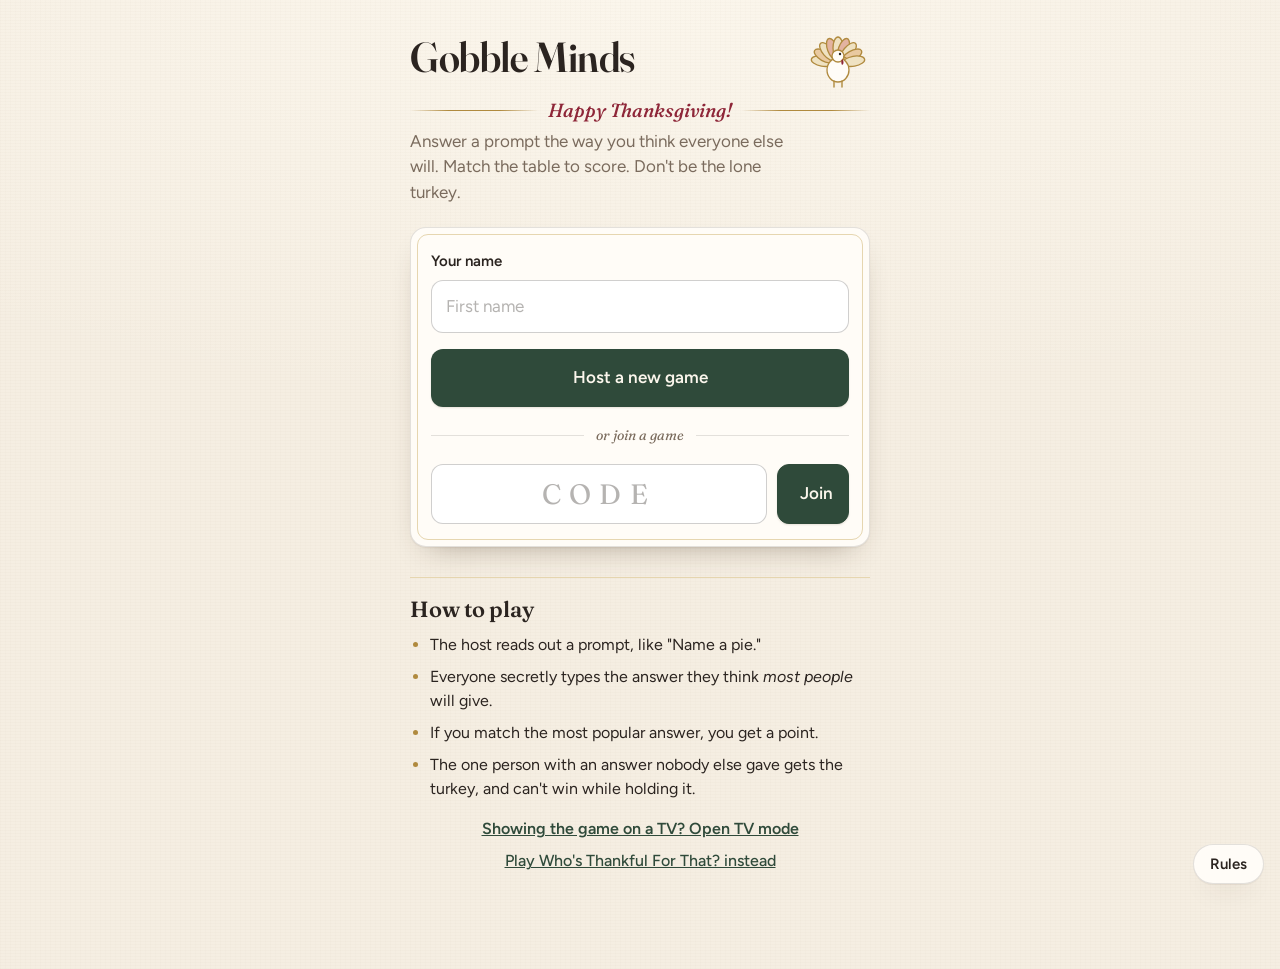
<file: gobble/index.html>
<!DOCTYPE html>
<html lang="en">
<head>
<meta charset="utf-8">
<meta name="viewport" content="width=device-width,initial-scale=1,viewport-fit=cover">
<meta name="theme-color" content="#f5eee2">
<title>Gobble Minds</title>
<link rel="preconnect" href="https://fonts.googleapis.com">
<link rel="preconnect" href="https://fonts.gstatic.com" crossorigin>
<link href="https://fonts.googleapis.com/css2?family=Fraunces:ital,opsz,wght@0,9..144,500;0,9..144,600;1,9..144,400;1,9..144,500&family=Figtree:wght@400;500;600&display=swap" rel="stylesheet">
<style>
/* VOICE: a warm, grown-up Thanksgiving table. Calm, gracious, a little formal.
   IDEA: the printed place card and menu at a nice dinner. Answers are place cards.
   PICTURE: each answer set like a letterpress card with a thin gold rule; wheat line drawing as the mark.
   COLOUR and TYPE: cream linen, cranberry, forest green, soft gold. Fraunces for display and answers, Figtree for UI.
   LAYOUT: one calm column, generous margins, one decision per screen. */
:root{
  --linen:#f5eee2; --linen2:#efe6d6;
  --card:#fffcf7;
  --ink:#2b2420; --muted:#7a6b5d; --line:rgba(43,36,32,.13);
  --cran:#8e2638; --cran-soft:#f3e1e1;
  --forest:#2f4a3a; --forest-2:#3b5c49;
  --gold:#b08a3e; --gold-soft:#e6d6b0; --gold-pale:#f6eedb;
  --paper:var(--card); --mist:var(--gold-pale);
  --serif:"Fraunces",Georgia,"Times New Roman",serif;
  --sans:"Figtree",system-ui,-apple-system,sans-serif;
  --shadow:0 1px 1px rgba(60,40,20,.06),0 14px 30px -18px rgba(60,40,20,.45);
}
*{box-sizing:border-box;-webkit-tap-highlight-color:transparent;min-width:0}
html,body{margin:0}
body{min-height:100vh;color:var(--ink);font-family:var(--sans);font-size:16px;line-height:1.5;
  background-color:var(--linen);
  background-image:repeating-linear-gradient(0deg,rgba(120,90,50,.018) 0 1px,transparent 1px 3px),repeating-linear-gradient(90deg,rgba(120,90,50,.014) 0 1px,transparent 1px 5px),radial-gradient(120% 60% at 50% 0%,#fbf6ec 0%,transparent 70%);
  padding:calc(env(safe-area-inset-top) + 26px) 20px calc(env(safe-area-inset-bottom) + 96px)}
.wrap{max-width:460px;margin:0 auto;position:relative}
h1,h2,h3{margin:0;font-family:var(--serif);font-weight:600;letter-spacing:-.01em;line-height:1.08}
button,input,textarea,select{font:inherit;color:inherit}
:focus-visible{outline:2px solid var(--forest);outline-offset:3px}
.hidden{display:none!important}

/* ---------- surfaces */
.sheet{background:var(--card);border:1px solid var(--line);border-radius:16px;box-shadow:var(--shadow);padding:22px 20px;position:relative}
.sheet::after{content:"";position:absolute;inset:6px;border:1px solid var(--gold-soft);border-radius:11px;pointer-events:none}
.sheet>*{position:relative;z-index:1}

/* ---------- buttons */
.btn{display:block;width:100%;border:1px solid transparent;border-radius:12px;padding:15px 20px;font-weight:600;font-size:17px;cursor:pointer;background:var(--card);color:var(--ink);
  transition:background .15s,transform .08s,box-shadow .15s;box-shadow:0 1px 2px rgba(60,40,20,.12)}
.btn:active{transform:translateY(1px)}
.btn:disabled{opacity:.45;cursor:default}.btn:disabled:active{transform:none}
.btn-go{background:var(--forest);color:#fbf6ec}
.btn-go:hover{background:var(--forest-2)}
.btn-hot{background:var(--cran);color:#fbf6ec}
.btn-quiet{background:transparent;box-shadow:none;border-color:var(--line);color:var(--ink);font-weight:500}
.btn-quiet:active{background:rgba(43,36,32,.05)}
.btn-chip{width:auto;display:inline-block;padding:8px 14px;font-size:15px;border-color:var(--line);font-weight:600}
.stack{display:grid;gap:12px}
.offLink{margin-top:18px}

/* ---------- masthead */
.hero{display:flex;align-items:center;gap:14px;margin:0 0 6px}
.hero h1{font-size:clamp(32px,9.4vw,42px);font-weight:600;font-variation-settings:"opsz" 144;color:var(--ink);text-wrap:balance}
.hero svg{width:min(64px,16vw);flex:none;margin-left:auto}
.hello{display:flex;align-items:center;gap:10px;font-family:var(--serif);font-style:italic;font-weight:500;font-size:19px;color:var(--cran);margin:6px 0 2px}
.hello::before,.hello::after{content:"";height:1px;flex:1;background:linear-gradient(90deg,transparent,var(--gold) 30%,var(--gold) 70%,transparent)}
.tagline{color:var(--muted);font-size:17px;margin:10px 0 22px;max-width:34ch}
.compact .hero h1{font-size:22px}.compact .hero svg{width:36px}.compact .hero{margin-bottom:16px;padding-bottom:12px;border-bottom:1px solid var(--gold-soft)}

/* ---------- steps */
.steps{display:grid;grid-template-columns:1fr 1fr;gap:0;margin-bottom:18px;border-bottom:1px solid var(--line)}
.steps div{display:flex;align-items:center;gap:8px;padding:8px 2px 10px;font-weight:600;font-size:15px;color:var(--muted);border-bottom:2px solid transparent;margin-bottom:-1px}
.steps b{width:22px;height:22px;border-radius:50%;display:grid;place-items:center;font-size:12px;border:1px solid var(--line);flex:none;font-weight:600}
.steps .on{color:var(--ink);border-bottom-color:var(--cran)}
.steps .on b{background:var(--cran);color:#fbf6ec;border-color:var(--cran)}

/* ---------- forms */
.field{margin-bottom:16px}
.lbl{display:block;font-weight:600;font-size:15px;margin-bottom:7px}
input,textarea,select{width:100%;background:#fff;border:1px solid rgba(43,36,32,.22);border-radius:12px;padding:13px 14px;font-size:17px;outline:none;transition:border-color .15s,box-shadow .15s}
input:focus,textarea:focus,select:focus{border-color:var(--forest);box-shadow:0 0 0 3px rgba(47,74,58,.15)}
textarea{font-family:var(--serif);font-style:italic;font-size:22px;line-height:1.3;min-height:120px;resize:vertical}
::placeholder{color:rgba(43,36,32,.35)}
.err{color:var(--cran);font-weight:600;font-size:15px;margin:-6px 0 12px}
.err:empty{display:none}
.hint{font-size:14px;color:var(--muted);margin:10px 0 0}
.codeRow{display:flex;gap:10px}
.codeInp{font-family:var(--serif)!important;font-size:28px!important;letter-spacing:.3em;text-align:center;text-transform:uppercase;padding:8px 12px!important}
.codeRow .btn-chip{padding:0 22px;font-size:17px;background:var(--forest);color:#fbf6ec;border-color:var(--forest)}
.or{display:flex;align-items:center;gap:12px;color:var(--muted);font-size:14px;margin:18px 0;font-family:var(--serif);font-style:italic}
.or::before,.or::after{content:"";flex:1;height:1px;background:var(--line)}

/* ---------- pass-the-phone inbox */
.inbox{display:flex;align-items:center;gap:16px;margin:18px 0}
.inbox .n{width:54px;height:54px;flex:none;border-radius:50%;border:1px solid var(--gold);display:grid;place-items:center;font-family:var(--serif);font-size:26px;font-weight:600;color:var(--cran)}
.inbox b{display:block;font-size:17px;line-height:1.2}
.chips{display:flex;flex-wrap:wrap;gap:6px;margin-top:6px}
.chips span{background:var(--gold-pale);border:1px solid var(--gold-soft);border-radius:999px;padding:2px 10px;font-size:14px;font-weight:500}
.chips .none{background:none;border:0;padding:0;color:var(--muted)}

/* ---------- how to play */
.rules{margin-top:30px;padding-top:20px;border-top:1px solid var(--gold-soft)}
.rules h2{font-size:22px;margin-bottom:12px}
.rules ul{margin:0;padding-left:20px;color:var(--ink)}.rules li{margin-bottom:8px}.rules li::marker{color:var(--gold)}

/* ---------- handoff */
.cover{text-align:center;padding:36px 22px}
.cover .big{font-size:0;height:60px;margin:0 auto 6px;width:60px;border-radius:50%;border:1px solid var(--gold);background:url("data:image/svg+xml,%3Csvg xmlns=%22http://www.w3.org/2000/svg%22 viewBox=%220 0 64 64%22%3E%3Cpath d=%22M44 8C36 22 26 40 18 58%22 fill=%22none%22 stroke=%22%23b08a3e%22 stroke-width=%221.6%22 stroke-linecap=%22round%22/%3E%3Cg fill=%22%23efe2c2%22 stroke=%22%23b08a3e%22 stroke-width=%221.3%22%3E%3Cellipse cx=%2244.5%22 cy=%227.5%22 rx=%222.6%22 ry=%225.6%22 transform=%22rotate%2822 44.5 7.5%29%22/%3E%3Cellipse cx=%2235.3%22 cy=%2215%22 rx=%222.6%22 ry=%225.6%22 transform=%22rotate%28-18 35.3 15%29%22/%3E%3Cellipse cx=%2244.4%22 cy=%2217%22 rx=%222.6%22 ry=%225.6%22 transform=%22rotate%2852 44.4 17%29%22/%3E%3Cellipse cx=%2231.2%22 cy=%2223%22 rx=%222.6%22 ry=%225.6%22 transform=%22rotate%28-18 31.2 23%29%22/%3E%3Cellipse cx=%2240.3%22 cy=%2225%22 rx=%222.6%22 ry=%225.6%22 transform=%22rotate%2852 40.3 25%29%22/%3E%3Cellipse cx=%2227.0%22 cy=%2231%22 rx=%222.6%22 ry=%225.6%22 transform=%22rotate%28-18 27.0 31%29%22/%3E%3Cellipse cx=%2236.1%22 cy=%2233%22 rx=%222.6%22 ry=%225.6%22 transform=%22rotate%2852 36.1 33%29%22/%3E%3Cellipse cx=%2222.9%22 cy=%2239%22 rx=%222.6%22 ry=%225.6%22 transform=%22rotate%28-18 22.9 39%29%22/%3E%3Cellipse cx=%2232.0%22 cy=%2241%22 rx=%222.6%22 ry=%225.6%22 transform=%22rotate%2852 32.0 41%29%22/%3E%3C/g%3E%3Cpath d=%22M22 50c-8-1-13 3-15 8 6 1 12-1 15-8z%22 fill=%22%232f4a3a%22 opacity=%22.85%22/%3E%3Cpath d=%22M22 50c-5 2-9 4-15 8%22 stroke=%22%23f5eee2%22 stroke-width=%22.8%22 fill=%22none%22/%3E%3C/svg%3E") center/34px no-repeat,radial-gradient(circle,var(--gold-pale),transparent 70%)}
.cover h2{font-size:30px;margin:12px 0 8px}
.cover p{color:var(--muted);margin:0 0 22px}

/* ---------- reveal header */
.bar{display:flex;align-items:flex-end;justify-content:space-between;margin-bottom:12px}
.bar .count{font-family:var(--serif);font-size:30px;font-weight:600;line-height:1;color:var(--ink)}
.bar .meta{font-size:14px;color:var(--muted);margin-top:4px}
.dots{display:flex;gap:6px;flex-wrap:wrap;margin-bottom:18px}
.dots i{width:8px;height:8px;border-radius:50%;background:var(--gold-soft)}
.dots i.done{background:var(--gold)}.dots i.cur{background:var(--cran);box-shadow:0 0 0 3px var(--cran-soft)}

/* ---------- the place card */
.slip{position:relative;background:var(--card);border-radius:6px;box-shadow:0 1px 1px rgba(60,40,20,.08),0 22px 40px -22px rgba(60,40,20,.55);padding:34px 26px 34px;margin:4px 0 22px;min-height:210px;text-align:center;display:flex;flex-direction:column;justify-content:center;border:1px solid var(--line)}
.slip::before{content:"";position:absolute;inset:8px;border:1px solid var(--gold);border-radius:3px;pointer-events:none}
.slip::after{content:"";position:absolute;left:50%;top:8px;width:46px;height:14px;transform:translate(-50%,-50%);background:var(--card) url("data:image/svg+xml,%3Csvg xmlns='http://www.w3.org/2000/svg' viewBox='0 0 46 14'%3E%3Cpath d='M23 2c3 3 3 7 0 10-3-3-3-7 0-10z' fill='%23b08a3e'/%3E%3Cpath d='M4 7h12M30 7h12' stroke='%23b08a3e' stroke-width='1'/%3E%3C/svg%3E") center/46px 14px no-repeat}
.slip .tag{font-family:var(--serif);font-style:italic;color:var(--muted);font-size:15px;position:relative}
.slip .hand{font-family:var(--serif);font-style:italic;font-weight:500;font-size:clamp(28px,8vw,36px);line-height:1.18;overflow-wrap:anywhere;position:relative;margin-top:10px;color:var(--ink);text-wrap:balance}
.slip .ptag{position:relative;align-self:center;display:inline-block;color:var(--forest);font-size:13px;font-weight:600;margin-bottom:8px;padding:2px 10px;border:1px solid rgba(47,74,58,.3);border-radius:999px}
.slip.pull{animation:card .5s cubic-bezier(.2,.7,.3,1)}
@keyframes card{from{opacity:0;transform:translateY(18px) scale(.98)}}
.who{text-align:center;background:var(--cran);color:#fbf6ec;border-radius:14px;padding:16px 14px 18px;margin-bottom:14px;box-shadow:var(--shadow);animation:rise .35s ease-out;position:relative}
.who::after{content:"";position:absolute;inset:5px;border:1px solid rgba(251,246,236,.35);border-radius:10px;pointer-events:none}
.who span{font-family:var(--serif);font-style:italic;opacity:.85}.who b{display:block;font-family:var(--serif);font-weight:600;font-size:38px;line-height:1.05;margin-top:2px}
.guess{text-align:center;color:var(--ink);font-family:var(--serif);font-size:19px;margin:0 0 14px}
.right{text-align:center;color:var(--ink);font-weight:600;margin:0 0 10px}
.vcount{text-align:center;color:var(--muted);margin:10px 0 14px;font-size:15px}
.bd{display:flex;flex-wrap:wrap;justify-content:center;gap:6px;margin:0 0 18px}
.bd span{background:var(--card);border:1px solid var(--line);border-radius:999px;padding:3px 12px;font-size:14px;color:var(--muted)}
.bd span.ok{background:var(--forest);border-color:var(--forest);color:#fbf6ec}
.wait{text-align:center;color:var(--muted);font-family:var(--serif);font-style:italic;font-size:17px;margin:18px 0}
.dotty::after{content:"";animation:dots 1.4s steps(4) infinite}
@keyframes dots{0%{content:""}25%{content:"."}50%{content:".."}75%{content:"..."}}

/* ---------- voting */
.votes{display:grid;grid-template-columns:1fr 1fr;gap:10px;margin:8px 0 6px}
.votes button{border:1px solid var(--line);border-radius:12px;background:var(--card);padding:13px 8px;font-weight:600;font-size:17px;cursor:pointer;min-height:52px;overflow-wrap:anywhere;box-shadow:0 1px 2px rgba(60,40,20,.1);transition:background .15s,color .15s}
.votes button:active{transform:translateY(1px)}
.votes button.sel{background:var(--forest);border-color:var(--forest);color:#fbf6ec}

/* ---------- lists */
.list{list-style:none;padding:0;margin:0}
.list li{display:flex;justify-content:space-between;align-items:center;gap:12px;padding:12px 0;border-bottom:1px solid var(--line)}
.list li:last-child{border-bottom:0}
.list .t{font-family:var(--serif);font-style:italic;font-size:19px;line-height:1.3}
.list .nm{flex:none;color:var(--cran);font-weight:600;font-size:15px}
.list .rm{flex:none;background:none;border:0;color:var(--cran);font-weight:600;min-height:44px;cursor:pointer;text-decoration:underline}
.plist{list-style:none;margin:0;padding:0}
.plist li{display:flex;align-items:center;gap:12px;padding:10px 0;border-bottom:1px solid var(--line)}
.plist li:last-child{border-bottom:0}
.plist .st{width:30px;height:30px;flex:none;border-radius:50%;border:1px solid var(--line);display:grid;place-items:center;font-size:13px;color:var(--muted)}
.plist .st.ok{background:var(--forest);border-color:var(--forest);color:#fbf6ec}
.plist .nm{font-weight:600;font-size:17px;flex:1}
.plist .badge{color:var(--gold);border:1px solid var(--gold-soft);border-radius:999px;padding:1px 9px;font-size:12px;font-weight:600}
.plist .me{color:var(--muted);font-size:14px}
.plist .pts{font-family:var(--serif);font-weight:600;font-size:22px}
.plist .rm{background:none;border:0;color:var(--cran);font-weight:600;text-decoration:underline;cursor:pointer;min-height:40px}

/* ---------- writing */
.mine{background:var(--gold-pale);border-radius:10px;padding:12px 14px;font-family:var(--serif);font-style:italic;font-size:21px;line-height:1.3;margin:10px 0 14px;overflow-wrap:anywhere}
.okline{display:flex;align-items:center;gap:10px;font-weight:600;font-size:18px}
.okline i{font-style:normal;width:28px;height:28px;border-radius:50%;background:var(--forest);color:#fbf6ec;display:grid;place-items:center;font-size:14px}

/* ---------- prompt card */
.pcard{position:relative;background:var(--forest);color:#fbf6ec;border-radius:16px;box-shadow:var(--shadow);padding:20px 20px 18px;margin-bottom:16px}
.pcard::after{content:"";position:absolute;inset:6px;border:1px solid rgba(230,214,176,.45);border-radius:11px;pointer-events:none}
.pcard>*{position:relative;z-index:1}
.pcard .k{font-family:var(--serif);font-style:italic;font-size:15px;color:var(--gold-soft)}
.pcard .q{font-family:var(--serif);font-weight:500;font-size:clamp(23px,6.6vw,28px);line-height:1.15;margin-top:4px;text-wrap:balance}
.pcard .btn-chip{margin-top:14px;background:transparent;color:#fbf6ec;border-color:rgba(251,246,236,.45);box-shadow:none}
.picker{display:flex;flex-wrap:wrap;gap:8px;margin:0 0 18px}
.picker button{border:1px solid var(--line);border-radius:999px;background:var(--card);font-weight:500;font-size:15px;padding:8px 14px;cursor:pointer;text-align:left}
.picker button.sel{background:var(--forest);border-color:var(--forest);color:#fbf6ec}
.picker .surprise{background:var(--cran);border-color:var(--cran);color:#fbf6ec}
.tvLink{display:block;text-align:center;color:var(--forest);font-weight:600;margin:16px 0 0}

/* ---------- network + dialogs */
.net{position:fixed;left:50%;top:calc(env(safe-area-inset-top) + 10px);transform:translateX(-50%);z-index:20;background:var(--ink);color:#fbf6ec;border-radius:999px;padding:7px 14px;font-weight:600;font-size:14px;display:none}
.net.on{display:block}
.scrim{position:fixed;inset:0;z-index:10;display:none;align-items:flex-end;justify-content:center;background:rgba(43,36,32,.45);backdrop-filter:blur(2px);padding:16px 16px calc(env(safe-area-inset-bottom) + 16px)}
.scrim.open{display:flex}
.dialog{width:100%;max-width:460px;animation:rise .25s ease-out}
.dialog h2{font-size:26px;margin-bottom:8px}
.dialog p{margin:0 0 18px;color:var(--muted)}
@keyframes rise{from{transform:translateY(24px);opacity:0}}

/* ---------- rules */
.rulesFab{position:fixed;right:max(16px,env(safe-area-inset-right));bottom:calc(env(safe-area-inset-bottom) + 16px);z-index:9;border:1px solid var(--line);border-radius:999px;background:var(--card);color:var(--ink);font:600 15px var(--sans);padding:10px 16px;box-shadow:var(--shadow);cursor:pointer}
.rulesDlg{max-height:min(82vh,760px);overflow-y:auto;-webkit-overflow-scrolling:touch}
.rulesDlg h2{font-size:26px;margin:0 0 6px}
.rulesDlg h3{font-size:18px;margin:18px 0 4px;color:var(--cran)}
.rulesDlg p,.rulesDlg li{color:var(--ink);font-size:16px;line-height:1.5}
.rulesDlg p{margin:0 0 6px}.rulesDlg ul{margin:0;padding-left:20px}.rulesDlg li{margin-bottom:5px}.rulesDlg li::marker{color:var(--gold)}
.rulesDlg .tip{background:var(--gold-pale);border-radius:10px;padding:10px 12px;margin:12px 0 4px;font-size:15px}
.rulesFoot{position:sticky;bottom:-22px;background:var(--card);padding:12px 0 20px;margin:10px 0 -22px;border-top:1px solid var(--line)}.rulesFoot .btn{margin:0}

/* ---------- reveal burst */
.fx-burst{position:fixed;z-index:40;pointer-events:none}.fx-burst svg{display:block;width:100%;height:100%}

@media (prefers-reduced-motion:reduce){.slip.pull,.who,.dialog{animation:none}}

/* ---------- Gobble Minds */
.ansIn{font-family:var(--serif);font-style:italic;font-size:24px;padding:12px 14px}
.groups{display:grid;gap:10px;margin-bottom:16px}
.grp{position:relative;display:block;width:100%;text-align:left;background:var(--card);border:1px solid var(--line);border-radius:14px;padding:12px 14px;box-shadow:0 1px 2px rgba(60,40,20,.08);font:inherit;color:inherit}
button.grp{cursor:pointer}
.grp .top{display:flex;align-items:baseline;gap:10px}
.grp .lab{flex:1;font-family:var(--serif);font-style:italic;font-size:22px;line-height:1.2;overflow-wrap:anywhere}
.grp .n{flex:none;font-family:var(--serif);font-weight:600;font-size:22px;color:var(--gold)}
.grp .gwho{display:flex;flex-wrap:wrap;gap:5px;margin-top:8px}
.grp .gwho span{background:var(--gold-pale);border-radius:999px;padding:1px 9px;font-size:13px;font-weight:500}
.grp .parts{font-size:13px;color:var(--muted);margin-top:4px}
.grp.sel{border-color:var(--forest);box-shadow:0 0 0 2px var(--forest)}
.grp.sel::after{content:"✓";position:absolute;top:-8px;right:-8px;width:24px;height:24px;border-radius:50%;background:var(--forest);color:#fbf6ec;display:grid;place-items:center;font-size:13px}
.grp.win{background:var(--forest);border-color:var(--forest);color:#fbf6ec}
.grp.win .n{color:var(--gold-soft)}.grp.win .gwho span{background:rgba(251,246,236,.16);color:#fbf6ec}.grp.win .parts{color:rgba(251,246,236,.7)}
.grp.lone{border-color:var(--cran)}
.grp .tk{display:inline-flex;align-items:center;gap:4px;color:var(--cran);font-weight:600;font-size:13px;margin-top:6px}
.banner{position:relative;text-align:center;border-radius:14px;padding:16px 14px;margin-bottom:14px;background:var(--forest);color:#fbf6ec;box-shadow:var(--shadow)}
.banner::after{content:"";position:absolute;inset:5px;border:1px solid rgba(230,214,176,.4);border-radius:10px;pointer-events:none}
.banner.none{background:var(--card);color:var(--ink);border:1px solid var(--line)}
.banner.none::after{border-color:var(--gold-soft)}
.banner b{display:block;font-family:var(--serif);font-weight:600;font-size:24px;line-height:1.15}
.banner span{font-size:15px;opacity:.85}
.turkeyNote{display:flex;align-items:center;gap:12px;background:var(--cran-soft);border-radius:14px;padding:12px 14px;margin-bottom:14px}
.turkeyNote svg{width:40px;height:40px;flex:none}
.turkeyNote b{display:block;font-family:var(--serif);font-weight:600;font-size:18px;color:var(--cran)}
.turkeyNote span{font-size:14px;color:var(--ink)}
.tkMini{width:20px;height:20px;vertical-align:-4px;margin-left:2px}
.goal{display:flex;gap:8px;flex-wrap:wrap;margin:4px 0 16px}
.goal button{flex:1;min-width:60px;border:1px solid var(--line);background:#fff;border-radius:10px;padding:10px 0;font-weight:600;cursor:pointer}
.goal button.sel{background:var(--forest);color:#fbf6ec;border-color:var(--forest)}
.selBar{display:grid;gap:10px;margin-top:6px}
.modes{display:grid;gap:10px;margin:4px 0 18px}
.mode{display:block;width:100%;text-align:left;background:var(--card);border:1px solid var(--line);border-radius:14px;padding:12px 14px;cursor:pointer;font:inherit;color:inherit}
.mode b{display:block;font-family:var(--serif);font-weight:600;font-size:19px}
.mode span{font-size:14px;color:var(--muted)}
.mode.sel{border-color:var(--forest);box-shadow:0 0 0 2px var(--forest)}
.modeTag{display:inline-block;margin-top:6px;font-size:13px;font-weight:600;color:var(--gold-soft)}
.gsel{display:block;width:100%;background:none;border:0;padding:0;text-align:left;font:inherit;color:inherit;cursor:pointer}
.veto{display:block;background:none;border:0;padding:8px 0 0;color:var(--cran);font-weight:600;font-size:13px;text-decoration:underline;cursor:pointer;min-height:32px}
.grp.vetoed{opacity:.6}.grp.vetoed .lab{text-decoration:line-through}
.grp .vtag{display:inline-block;margin-top:6px;color:var(--cran);font-weight:600;font-size:13px}
.grp.copy{border-color:var(--cran);box-shadow:0 0 0 1px var(--cran)}
.grp .ctag{display:inline-block;margin-top:6px;color:var(--cran);font-weight:600;font-size:13px}
.grp.win .utag{display:inline-block;margin-top:6px;color:var(--gold-soft);font-weight:600;font-size:13px}
.winner{text-align:center;padding:26px 20px}
.winner svg{width:72px;height:72px;margin:0 auto 6px;display:block}
.winner .k{font-family:var(--serif);font-style:italic;color:var(--muted)}
.winner b{display:block;font-family:var(--serif);font-weight:600;font-size:40px;line-height:1.05;color:var(--forest);margin:4px 0}
</style>
</head>
<body>
<div class="wrap">
  <div class="hero"><h1>Gobble Minds</h1><svg viewBox="0 0 64 64" aria-hidden="true"><g stroke="#b08a3e" stroke-width="1.3" stroke-linejoin="round"><ellipse cx="16.2" cy="35.2" rx="5" ry="11" transform="rotate(-80 16.2 35.2)" fill="#efe2c2"/><ellipse cx="18.1" cy="30.0" rx="5" ry="11" transform="rotate(-60 18.1 30.0)" fill="#e9c9a0"/><ellipse cx="21.7" cy="25.7" rx="5" ry="11" transform="rotate(-40 21.7 25.7)" fill="#efe2c2"/><ellipse cx="26.5" cy="23.0" rx="5" ry="11" transform="rotate(-20 26.5 23.0)" fill="#e3b3a0"/><ellipse cx="32.0" cy="22.0" rx="5" ry="11" transform="rotate(0 32.0 22.0)" fill="#efe2c2"/><ellipse cx="37.5" cy="23.0" rx="5" ry="11" transform="rotate(20 37.5 23.0)" fill="#e3b3a0"/><ellipse cx="42.3" cy="25.7" rx="5" ry="11" transform="rotate(40 42.3 25.7)" fill="#efe2c2"/><ellipse cx="45.9" cy="30.0" rx="5" ry="11" transform="rotate(60 45.9 30.0)" fill="#e9c9a0"/><ellipse cx="47.8" cy="35.2" rx="5" ry="11" transform="rotate(80 47.8 35.2)" fill="#efe2c2"/><ellipse cx="32" cy="44" rx="11" ry="12" fill="#fffcf7"/><circle cx="32" cy="30" r="6" fill="#fffcf7"/></g><path d="M37 30l4 1.5-4 1.5z" fill="#b08a3e"/><path d="M36 33c2 2 2 5 0 6-1-2-1-4 0-6z" fill="#8e2638"/><circle cx="34" cy="28" r="1.2" fill="#2b2420"/><path d="M28 55v6M36 55v6" stroke="#b08a3e" stroke-width="1.4" stroke-linecap="round"/></svg></div>

  <!-- START -->
  <section id="vStart" class="hidden">
    <div class="hello">Happy Thanksgiving!</div>
    <p class="tagline" style="margin-top:4px">Answer a prompt the way you think everyone else will. Match the table to score. Don't be the lone turkey.</p>
    <div class="sheet">
      <div class="field"><label class="lbl" for="oName">Your name</label><input id="oName" maxlength="20" autocomplete="off" placeholder="First name"></div>
      <button class="btn btn-go" id="hostBtn" type="button">Host a new game</button>
      <div class="or">or join a game</div>
      <div class="codeRow">
        <input class="codeInp" id="oCode" maxlength="4" autocomplete="off" autocapitalize="characters" spellcheck="false" placeholder="CODE">
        <button class="btn btn-chip" id="joinBtn" type="button">Join</button>
      </div>
      <div class="err" id="oErr" style="margin:12px 0 0"></div>
    </div>
    <div class="rules">
      <h2>How to play</h2>
      <ul>
        <li>The host reads out a prompt, like "Name a pie."</li>
        <li>Everyone secretly types the answer they think <em>most people</em> will give.</li>
        <li>If you match the most popular answer, you get a point.</li>
        <li>The one person with an answer nobody else gave gets the turkey, and can't win while holding it.</li>
      </ul>
    </div>
    <a class="tvLink" href="tv.html">Showing the game on a TV? Open TV mode</a>
    <a class="tvLink" href="../" style="margin-top:8px;font-weight:500">Play Who's Thankful For That? instead</a>
  </section>

  <!-- LOBBY -->
  <section id="vLobby" class="hidden">
    <div class="bar"><div><div class="count" id="lCode">ABCD</div><div class="meta">Everyone joins with this code</div></div><button class="btn btn-chip" id="lLeave" type="button">Leave</button></div>
    <div class="sheet" style="margin-bottom:16px">
      <p style="margin:0 0 6px;font-family:var(--serif);font-weight:600;font-size:19px" id="lCount">Players</p>
      <ul class="plist" id="lList"></ul>
    </div>
    <div id="lHost" class="hidden">
      <div class="lbl">Game mode</div>
      <div class="modes" id="modes">
        <button class="mode sel" type="button" data-m="herd"><b>Gobble Minds</b><span>Match the table. Everyone with the most popular answer scores.</span></button>
        <button class="mode" type="button" data-m="odd"><b>Odd Bird</b><span>Be the only one. Unique answers score, and the most common answer loses a point.</span></button>
      </div>
      <div class="lbl">Play to</div>
      <div class="goal" id="goal"><button type="button" data-g="5">5 points</button><button type="button" data-g="8" class="sel">8 points</button><button type="button" data-g="10">10 points</button></div>
      <button class="btn btn-go" id="lStart" type="button">Start the game</button>
      <p class="hint" id="lHint" style="text-align:center"></p>
      <button class="btn btn-quiet offLink" id="lTv" type="button">Show it on a TV or laptop</button>
    </div>
    <p class="wait hidden" id="lWait"></p>
  </section>

  <!-- ANSWER -->
  <section id="vAnswer" class="hidden">
    <div class="bar"><div><div class="count" id="aRound">Round 1</div><div class="meta" id="aCode">Code ABCD</div></div><button class="btn btn-chip" id="aLeave" type="button">Leave</button></div>
    <div class="pcard"><div class="k" id="aK">The prompt</div><div class="q" id="aPrompt"></div><button class="btn btn-chip hidden" id="aSwap" type="button">Swap prompt</button></div>
    <div class="sheet hidden" id="swapBox" style="margin-bottom:16px">
      <div class="field"><label class="lbl" for="swapIn">Type your own prompt, or draw a new one</label><input id="swapIn" maxlength="90" placeholder="e.g. Name a Christmas song"></div>
      <div class="stack"><button class="btn btn-go" id="swapCustom" type="button">Use my prompt</button><button class="btn btn-quiet" id="swapDraw" type="button">Draw a random prompt</button></div>
      <p class="hint">Swapping clears any answers already in.</p>
    </div>
    <div class="sheet" style="margin-bottom:16px">
      <div id="ansForm">
        <div class="field"><label class="lbl" for="ansIn" id="ansLbl">What will most people say?</label><input class="ansIn" id="ansIn" maxlength="40" autocomplete="off" placeholder="Your answer"></div>
        <div class="err" id="ansErr"></div>
        <button class="btn btn-go" id="ansSend" type="button">Lock it in</button>
        <p class="hint hidden" id="oddHint">It has to really fit the prompt. The host can strike answers that don't count.</p>
      </div>
      <div id="ansDone" class="hidden">
        <div class="okline"><i>✓</i>Locked in</div>
        <div class="mine" id="ansMine"></div>
        <button class="btn btn-quiet" id="ansEdit" type="button">Change it</button>
      </div>
    </div>
    <div class="sheet" style="margin-bottom:16px">
      <p style="margin:0 0 6px;font-weight:600" id="aCount">Answers</p>
      <ul class="plist" id="aList"></ul>
    </div>
    <div id="aHost" class="hidden stack"><button class="btn btn-hot" id="aClose" type="button">Show everyone's answers</button></div>
    <p class="wait hidden" id="aWait"><span class="dotty">Waiting for everyone to answer</span></p>
  </section>

  <!-- REVIEW + REVEAL -->
  <section id="vResults" class="hidden">
    <div class="bar"><div><div class="count" id="rRound">Round 1</div><div class="meta" id="rPrompt"></div></div><button class="btn btn-chip" id="rLeave" type="button">Leave</button></div>
    <div id="rBanner"></div>
    <p class="hint" id="rHelp" style="margin:0 0 12px"></p>
    <div class="groups" id="rGroups"></div>
    <div id="rHostReview" class="hidden selBar">
      <button class="btn btn-go" id="rMerge" type="button" disabled>Merge selected answers</button>
      <button class="btn btn-hot" id="rScore" type="button">Score this round</button>
      <button class="btn btn-quiet" id="rUnmerge" type="button">Start matching over</button>
    </div>
    <div id="rHostReveal" class="hidden stack">
      <button class="btn btn-go" id="rNext" type="button">Next prompt</button>
      <button class="btn btn-quiet" id="rEnd" type="button">End the game</button>
    </div>
    <h2 style="font-size:22px;margin:22px 0 10px">Scoreboard</h2>
    <div class="sheet"><ul class="plist" id="rScores"></ul></div>
    <p class="wait hidden" id="rWait"></p>
  </section>

  <!-- FINAL -->
  <section id="vFinal" class="hidden">
    <div class="sheet winner" style="margin-bottom:18px"><svg viewBox="0 0 64 64" aria-hidden="true"><g stroke="#b08a3e" stroke-width="1.3" stroke-linejoin="round"><ellipse cx="16.2" cy="35.2" rx="5" ry="11" transform="rotate(-80 16.2 35.2)" fill="#efe2c2"/><ellipse cx="18.1" cy="30.0" rx="5" ry="11" transform="rotate(-60 18.1 30.0)" fill="#e9c9a0"/><ellipse cx="21.7" cy="25.7" rx="5" ry="11" transform="rotate(-40 21.7 25.7)" fill="#efe2c2"/><ellipse cx="26.5" cy="23.0" rx="5" ry="11" transform="rotate(-20 26.5 23.0)" fill="#e3b3a0"/><ellipse cx="32.0" cy="22.0" rx="5" ry="11" transform="rotate(0 32.0 22.0)" fill="#efe2c2"/><ellipse cx="37.5" cy="23.0" rx="5" ry="11" transform="rotate(20 37.5 23.0)" fill="#e3b3a0"/><ellipse cx="42.3" cy="25.7" rx="5" ry="11" transform="rotate(40 42.3 25.7)" fill="#efe2c2"/><ellipse cx="45.9" cy="30.0" rx="5" ry="11" transform="rotate(60 45.9 30.0)" fill="#e9c9a0"/><ellipse cx="47.8" cy="35.2" rx="5" ry="11" transform="rotate(80 47.8 35.2)" fill="#efe2c2"/><ellipse cx="32" cy="44" rx="11" ry="12" fill="#fffcf7"/><circle cx="32" cy="30" r="6" fill="#fffcf7"/></g><path d="M37 30l4 1.5-4 1.5z" fill="#b08a3e"/><path d="M36 33c2 2 2 5 0 6-1-2-1-4 0-6z" fill="#8e2638"/><circle cx="34" cy="28" r="1.2" fill="#2b2420"/><path d="M28 55v6M36 55v6" stroke="#b08a3e" stroke-width="1.4" stroke-linecap="round"/></svg><div class="k">The winner is</div><b id="fWinner"></b><div class="k" id="fSub"></div></div>
    <div class="sheet" style="margin-bottom:18px"><ul class="plist" id="fScores"></ul></div>
    <div id="fHost" class="hidden stack"><button class="btn btn-go" id="fAgain" type="button">Play again</button></div>
    <p class="wait hidden" id="fWait"><span class="dotty">Waiting for the host</span></p>
    <button class="btn btn-quiet offLink" id="fLeave" type="button">Leave game</button>
  </section>
</div>

<div class="net" id="net">Reconnecting…</div>
<div class="scrim" id="scrim"><div class="sheet dialog" role="dialog" aria-modal="true" aria-labelledby="dT"><h2 id="dT"></h2><p id="dP"></p><div class="stack" id="dB"></div></div></div>

<button class="rulesFab" id="rulesFab" type="button" aria-haspopup="dialog">Rules</button>
<div class="scrim" id="rulesScrim"><div class="sheet dialog rulesDlg" role="dialog" aria-modal="true" aria-label="Rules">
<h2>How to play Gobble Minds</h2>
<p>Don't try to be clever. Try to think like everyone else at the table.</p>
<h3>1. Join</h3>
<ul><li>The host taps <b>Host a new game</b> and reads out the code. Everyone joins on their own phone.</li><li>The host picks how many points win (5, 8 or 10) and starts.</li></ul>
<h3>2. Answer the prompt</h3>
<ul><li>A prompt shows on every phone, like "Name a pie."</li><li>Type the answer you think <b>most people</b> will give. Keep it short and keep it secret.</li><li>The host can swap the prompt or type their own.</li></ul>
<h3>3. Match up</h3>
<ul><li>When everyone's in, the host shows all the answers, grouped automatically.</li><li>If two answers mean the same thing ("pumpkin" and "pumpkin pie"), the host merges them. Talk it out as a table!</li></ul>
<h3>4. Score</h3>
<ul><li>Everyone in the single <b>biggest group</b> gets 1 point.</li><li>If two groups tie for biggest, or everyone said something different, nobody scores.</li></ul>
<h3>5. The turkey</h3>
<ul><li>If exactly one person gave an answer nobody else did, they get the turkey.</li><li>You <b>can't win while holding the turkey</b>. It moves to the next person who's the only one with their answer.</li></ul>
<h3>Odd Bird mode</h3>
<ul><li>Flip it around: try to give an answer <b>nobody else</b> gives.</li><li>Every answer only one person gave scores 1 point.</li><li>Whoever gave the single most common answer is a copycat and loses 1 point.</li><li>Answers have to really fit the prompt. The host can tap <b>Doesn't count</b> to strike one before scoring. Talk it over as a table!</li><li>There's no turkey in this mode. First to the target wins.</li></ul>
<h3>6. Winning</h3>
<ul><li>The first person to reach the target score who isn't holding the turkey wins. The host can also end the game anytime, and the top score without the turkey wins.</li></ul>
<div class="tip"><b>Have a TV?</b> Tap "Show it on a TV or laptop" in the lobby to show the prompt, answers and scores big for the room.</div>
<div class="rulesFoot"><button class="btn btn-go" id="rulesClose" type="button">Got it</button></div>
</div></div>

<script src="../festive.js"></script>
<script src="/party-link.js"></script>
<script src="/invite.js"></script>
<script>
{
const $=id=>document.getElementById(id);
const esc=t=>String(t).replace(/[&<>"']/g,c=>({"&":"&amp;","<":"&lt;",">":"&gt;",'"':"&quot;","'":"&#39;"}[c]));
const VIEWS=["vStart","vLobby","vAnswer","vResults","vFinal"];
function show(id){ VIEWS.forEach(v=>$(v).classList.toggle("hidden",v!==id)); document.body.classList.toggle("compact",id!=="vStart"); window.scrollTo(0,0); }
const TK='<svg class="tkMini" viewBox="0 0 64 64" aria-label="turkey">'+document.querySelector(".hero svg").innerHTML+'</svg>';

function dialog(title,text,buttons){
  $("dT").textContent=title; $("dP").textContent=text;
  $("dB").innerHTML=buttons.map((b,i)=>`<button class="btn ${b.cls||"btn-go"}" data-i="${i}" type="button">${esc(b.label)}</button>`).join("");
  $("dB").querySelectorAll("button").forEach(el=>el.onclick=()=>{ $("scrim").classList.remove("open"); const f=buttons[+el.dataset.i].go; if(f) f(); });
  $("scrim").classList.add("open"); $("dB").querySelector("button").focus();
}
$("scrim").onclick=e=>{ if(e.target===$("scrim")) $("scrim").classList.remove("open"); };
const rs=$("rulesScrim");
$("rulesFab").onclick=()=>{ rs.classList.add("open"); $("rulesClose").focus(); };
$("rulesClose").onclick=()=>rs.classList.remove("open");
rs.addEventListener("click",e=>{ if(e.target===rs) rs.classList.remove("open"); });
document.addEventListener("keydown",e=>{ if(e.key==="Escape"){ rs.classList.remove("open"); $("scrim").classList.remove("open"); } });

// ---------- connection
const OKEY="gobble-online-v1";
let O={pid:"",name:"",code:""};
try{ Object.assign(O, JSON.parse(localStorage.getItem(OKEY)||"{}")); }catch(e){}
if(!O.pid) O.pid=(Math.random().toString(36).slice(2)+Date.now().toString(36)).slice(0,20);
try{ if(!O.name){ const t=JSON.parse(localStorage.getItem("thankful-online-v1")||"{}"); if(t.name) O.name=t.name; } }catch(e){}
const oSave=()=>{ try{ localStorage.setItem(OKEY,JSON.stringify({pid:O.pid,name:O.name,code:O.code})); }catch(e){} };
oSave();
$("oName").value=O.name||"";
try{ const qc=new URLSearchParams(location.search).get("code"); if(qc&&/^[A-Za-z]{4}$/.test(qc)) $("oCode").value=qc.toUpperCase(); }catch(e){}

let V=null, poller=null, busy=false, fails=0, L={phase:"",round:0,editing:false}, sel=new Set(), goal=8;
async function call(method,body){
  const r=await fetch(method==="GET"?`/api/gobble?code=${encodeURIComponent(O.code)}&pid=${encodeURIComponent(O.pid)}`:"/api/gobble", method==="GET"?{cache:"no-store"}:{method:"POST",headers:{"Content-Type":"application/json"},body:JSON.stringify(body)});
  const j=await r.json().catch(()=>({error:"The game server didn't answer."}));
  if(!r.ok){ const e=new Error(j.error||"Something went wrong."); e.status=r.status; throw e; }
  return j;
}
async function api(body,errEl){
  try{ const j=await call("POST",Object.assign({pid:O.pid,code:O.code},body)); apply(j); return true; }
  catch(e){ if(errEl) errEl.textContent=e.message; else dialog("That didn't go through",e.message,[{label:"OK"}]); return false; }
}
function needName(){ const n=$("oName").value.trim(); if(!n){ $("oErr").textContent="Add your name first."; $("oName").focus(); return null; } O.name=n; oSave(); return n; }
$("oCode").addEventListener("input",e=>{ e.target.value=e.target.value.toUpperCase().replace(/[^A-Z]/g,""); });
$("hostBtn").onclick=async()=>{
  const name=needName(); if(!name||busy) return;
  const typed=$("oCode").value.trim();
  if(typed){ dialog("Join or host?",`You typed the code ${typed}. To get into that game, tap Join. Host makes a brand-new game with its own code.`,[{label:`Join ${typed}`,go:()=>$("joinBtn").click()},{label:"Host a new game instead",cls:"btn-quiet",go:()=>{ $("oCode").value=""; $("hostBtn").click(); }}]); return; }
  busy=true; $("oErr").textContent=""; $("hostBtn").textContent="Making a room…";
  try{ const j=await call("POST",{action:"create",pid:O.pid,name}); O.code=j.room.code; oSave(); goOnline(j); }catch(e){ $("oErr").textContent=e.message; }
  busy=false; $("hostBtn").textContent="Host a new game";
};
$("joinBtn").onclick=async()=>{
  const name=needName(); if(!name||busy) return;
  const code=$("oCode").value.trim();
  if(code.length!==4){ $("oErr").textContent="Type the 4-letter code the host read out."; $("oCode").focus(); return; }
  busy=true; $("oErr").textContent="";
  try{ O.code=code; const j=await call("POST",{action:"join",pid:O.pid,code,name}); oSave(); goOnline(j); }catch(e){ $("oErr").textContent=e.message; O.code=""; oSave(); }
  busy=false;
};
function goOnline(j){ L={phase:"",round:0,editing:false}; apply(j); clearInterval(poller); poller=setInterval(poll,1500); }
async function poll(){
  if(!O.code) return;
  try{ const j=await call("GET"); fails=0; $("net").classList.remove("on"); apply(j); }
  catch(e){ if(e.status===404){ stopOnline(); dialog("This game has ended","The room expired or was closed. Host or join a new one.",[{label:"OK"}]); return; } if(++fails>=2) $("net").classList.add("on"); }
}
function stopOnline(){ clearInterval(poller); poller=null; O.code=""; oSave(); $("net").classList.remove("on"); $("scrim").classList.remove("open"); show("vStart"); }
function leave(){
  const host=V&&V.room.hostId===O.pid;
  dialog("Leave this game?",host?"You're the host. If you leave, nobody can move the game forward.":"You can rejoin with the same code.",[
    {label:"Leave game",cls:"btn-hot",go:async()=>{ try{ await call("POST",{action:"leave",pid:O.pid,code:O.code}); }catch(e){} stopOnline(); }},{label:"Stay",cls:"btn-quiet"}]);
}
["lLeave","aLeave","rLeave","fLeave"].forEach(id=>$(id).onclick=leave);
const tvUrl=()=>`${location.origin}${location.pathname.replace(/[^/]*$/,"")}tv.html?code=${V.room.code}`;
$("lTv").onclick=()=>dialog("Show it on a TV","Open this link in the browser on a TV, laptop or tablet. It doesn't count as a player.",[
  {label:"Copy the TV link",go:async()=>{ try{ await navigator.clipboard.writeText(tvUrl()); }catch(e){} dialog("TV link",tvUrl(),[{label:"Done"}]); }},
  {label:"Open TV mode on this device",cls:"btn-quiet",go:()=>{ location.href=tvUrl(); }},{label:"Cancel",cls:"btn-quiet"}]);

// ---------- host controls
$("goal").querySelectorAll("button").forEach(b=>b.onclick=()=>{ goal=+b.dataset.g; $("goal").querySelectorAll("button").forEach(x=>x.classList.toggle("sel",x===b)); });
$("lStart").onclick=()=>api({action:"start",target:goal});
$("modes").querySelectorAll("[data-m]").forEach(b=>b.onclick=()=>{ $("modes").querySelectorAll(".mode").forEach(x=>x.classList.toggle("sel",x===b)); api({action:"mode",mode:b.dataset.m}); });
const isOdd=()=>V&&V.room.mode==="odd";
const MODE_LINE={herd:"Gobble Minds: match the table",odd:"Odd Bird: be the only one"};
$("aSwap").onclick=()=>{ const open=$("swapBox").classList.toggle("hidden")===false; $("aSwap").textContent=open?"Close":"Swap prompt"; if(open) $("swapIn").focus(); };
const doSwap=p=>{ $("swapBox").classList.add("hidden"); $("aSwap").textContent="Swap prompt"; $("swapIn").value=""; api({action:"swap",prompt:p}); };
$("swapCustom").onclick=()=>{ const p=$("swapIn").value.trim(); if(!p){ $("swapIn").focus(); return; } doSwap(p); };
$("swapDraw").onclick=()=>doSwap("");
$("aClose").onclick=()=>{
  const n=V.players.filter(p=>p.answered).length, m=V.players.length-n;
  if(m) dialog("Show the answers now?",`${m} ${m===1?"person hasn't":"people haven't"} answered yet. They'll sit this round out.`,[{label:"Show answers",cls:"btn-hot",go:()=>api({action:"close"})},{label:"Wait",cls:"btn-quiet"}]);
  else api({action:"close"});
};
$("rMerge").onclick=()=>{ api({action:"merge",keys:[...sel]}); sel.clear(); };
$("rUnmerge").onclick=()=>{ sel.clear(); api({action:"unmerge"}); };
$("rScore").onclick=()=>dialog("Score this round?","Make sure answers that mean the same thing are merged first.",[{label:"Score it",cls:"btn-hot",go:()=>api({action:"score"})},{label:"Not yet",cls:"btn-quiet"}]);
$("rNext").onclick=()=>api({action:"next"});
$("rEnd").onclick=()=>dialog("End the game?","The top score without the turkey wins.",[{label:"End the game",cls:"btn-hot",go:()=>api({action:"end"})},{label:"Keep playing",cls:"btn-quiet"}]);
$("fAgain").onclick=()=>api({action:"lobby"});

// ---------- answering
$("ansSend").onclick=async()=>{
  const t=$("ansIn").value.trim(); $("ansErr").textContent="";
  if(!t){ $("ansErr").textContent="Type an answer first."; $("ansIn").focus(); return; }
  $("ansSend").disabled=true; L.editing=false;
  await api({action:"answer",text:t},$("ansErr"));
  $("ansSend").disabled=false;
};
$("ansIn").addEventListener("keydown",e=>{ if(e.key==="Enter") $("ansSend").click(); });
$("ansEdit").onclick=()=>{ L.editing=true; $("ansIn").value=V.myAnswer; paintAnswer(); $("ansIn").focus(); };

// ---------- painting
const nameOf=id=>{ const p=V.players.find(x=>x.id===id); return p?p.name:"Someone"; };
const isHost=()=>V.room.hostId===O.pid;
function playerList(el,showAnswered){
  const r=V.room;
  el.innerHTML=V.players.map(p=>`<li>${showAnswered?`<span class="st ${p.answered?"ok":""}">${p.answered?"✓":"…"}</span>`:""}<span class="nm">${esc(p.name)}${r.turkey===p.id?TK:""}</span>${p.id===r.hostId?'<span class="badge">Host</span>':""}${p.id===O.pid?'<span class="me">You</span>':""}${isHost()&&p.id!==r.hostId&&!showAnswered?`<button class="rm" type="button" data-k="${p.id}">Remove</button>`:""}</li>`).join("");
  el.querySelectorAll("[data-k]").forEach(b=>b.onclick=()=>dialog(`Remove ${nameOf(b.dataset.k)}?`,"Use this if someone joined twice or left.",[{label:"Remove",cls:"btn-hot",go:()=>api({action:"kick",who:b.dataset.k})},{label:"Cancel",cls:"btn-quiet"}]));
}
function paintLobby(){
  const n=V.players.length;
  $("lCode").textContent=V.room.code;
  $("lCount").textContent=n===1?"1 player so far":`${n} players so far`;
  playerList($("lList"),false);
  $("lHost").classList.toggle("hidden",!isHost()); $("lWait").classList.toggle("hidden",isHost());
  if(isHost()) $("modes").querySelectorAll(".mode").forEach(x=>x.classList.toggle("sel",x.dataset.m===(V.room.mode||"herd")));
  else $("lWait").innerHTML=`<span class="dotty">Waiting for the host to start</span><br><span style="font-style:normal;font-size:15px">${esc(MODE_LINE[V.room.mode||"herd"])}</span>`;
  if(isHost()){ $("lStart").disabled=n<3; $("lHint").textContent=n<3?`Need at least 3 players (${3-n} more).`:"Start once everyone's on the list."; }
}
function paintAnswer(){
  const r=V.room;
  $("aRound").textContent=`Round ${r.round}`; $("aCode").textContent=`Code ${r.code} · playing to ${r.target}`;
  $("aK").textContent=isOdd()?"Odd Bird · be the only one":"Gobble Minds · match the table";
  $("ansLbl").textContent=isOdd()?"What will nobody else say?":"What will most people say?";
  $("oddHint").classList.toggle("hidden",!isOdd());
  $("aPrompt").textContent=r.prompt;
  $("aSwap").classList.toggle("hidden",!isHost()); if(!isHost()) $("swapBox").classList.add("hidden");
  const done=!!V.myAnswer && !L.editing;
  $("ansForm").classList.toggle("hidden",done); $("ansDone").classList.toggle("hidden",!done);
  if(done) $("ansMine").textContent=V.myAnswer;
  $("ansSend").textContent=V.myAnswer?"Save my answer":"Lock it in";
  const n=V.players.filter(p=>p.answered).length;
  $("aCount").textContent=`${n} of ${V.players.length} answered`;
  playerList($("aList"),true);
  $("aHost").classList.toggle("hidden",!isHost()); $("aWait").classList.toggle("hidden",isHost());
  if(isHost()) $("aClose").disabled=n<2;
}
function scoreboard(el){
  const r=V.room, sc=r.scores||{};
  const rows=V.players.map(p=>({p,n:sc[p.id]||0})).sort((a,b)=>b.n-a.n);
  el.innerHTML=rows.map(x=>`<li><span class="nm">${esc(x.p.name)}${r.turkey===x.p.id?TK:""}</span>${x.p.id===O.pid?'<span class="me">You</span>':""}<span class="pts">${x.n}</span></li>`).join("");
}
function paintResults(){
  const r=V.room, host=isHost(), reveal=r.phase==="reveal", res=V.result||{};
  $("rRound").textContent=`Round ${r.round}`; $("rPrompt").textContent=r.prompt;
  const groups=(V.groups||[]).slice().sort((a,b)=>b.ids.length-a.ids.length);
  const odd=isOdd();
  if(!reveal){
    $("rBanner").innerHTML="";
    $("rHelp").textContent = host ? (odd?"Tap answers that mean the same thing to merge them. Strike anything that doesn't really fit. Then score.":"Tap answers that mean the same thing, then merge them. Score when it looks right.") : (odd?"The host is matching answers and striking ones that don't fit. Speak up!":"The host is matching up answers that mean the same thing. Speak up if you see a match!");
    sel=new Set([...sel].filter(k=>groups.some(g=>g.key===k)));
  } else {
    $("rHelp").textContent="";
    if(odd){
      const u=(res.uniques||[]).map(nameOf), c=(res.copycats||[]).map(nameOf), cg=groups.find(g=>g.key===res.copyKey);
      $("rBanner").innerHTML = (u.length
        ? `<div class="banner"><b>${u.length} unique answer${u.length===1?"":"s"}</b><span>+1 point to ${esc(u.join(", "))}</span></div>`
        : `<div class="banner none"><b>No unique answers</b><span>Great minds think alike. Nobody scores.</span></div>`)
        + (cg?`<div class="turkeyNote">${document.querySelector(".hero svg").outerHTML}<div><b>Copycats: ${esc(c.join(", "))}</b><span>The most common answer was "${esc(cg.label)}". −1 point each.</span></div></div>`:"");
    } else {
    const win=groups.find(g=>g.key===res.topKey);
    $("rBanner").innerHTML = win
      ? `<div class="banner"><b>${esc(win.label)}</b><span>${win.ids.length} matched · +1 point to ${esc(win.ids.map(nameOf).join(", "))}</span></div>`
      : `<div class="banner none"><b>${res.allDifferent?"Everyone said something different":"It's a tie for the top"}</b><span>Nobody scores this round.</span></div>`;
    if(res.turkeyMoved) $("rBanner").innerHTML+=`<div class="turkeyNote">${document.querySelector(".hero svg").outerHTML}<div><b>${esc(nameOf(res.turkey))} gets the turkey</b><span>Only one with that answer. They can't win while holding it.</span></div></div>`;
    }
  }
  const valid=groups.filter(g=>!g.vetoed);
  const lone=!odd&&valid.filter(g=>g.ids.length===1).length===1;
  const uk=new Set(res.uniqueKeys||[]);
  $("rGroups").innerHTML=groups.map(g=>{
    const isLone=reveal&&lone&&!g.vetoed&&g.ids.length===1;
    const cls=[g.vetoed?"vetoed":"", reveal&&(odd?uk.has(g.key):g.key===res.topKey)?"win":"", reveal&&odd&&g.key===res.copyKey?"copy":"", isLone?"lone":"", !reveal&&sel.has(g.key)?"sel":""].join(" ");
    const inner=`<div class="top"><span class="lab">${esc(g.label)}</span><span class="n">${g.ids.length}</span></div>${g.parts&&g.parts.length>1?`<div class="parts">Merged: ${esc(g.parts.join(" · "))}</div>`:""}<div class="gwho">${g.ids.map(id=>`<span>${esc(nameOf(id))}</span>`).join("")}</div>`;
    const tags=(g.vetoed?`<div class="vtag">Doesn't count</div>`:"")+(isLone?`<div class="tk">Lone answer</div>`:"")+(reveal&&odd&&uk.has(g.key)?`<div class="utag">Unique · +1</div>`:"")+(reveal&&odd&&g.key===res.copyKey?`<div class="ctag">Copycats · −1</div>`:"");
    if(!reveal&&host) return `<div class="grp ${cls}"><button class="gsel" type="button" data-g="${esc(g.key)}" aria-pressed="${sel.has(g.key)}">${inner}</button>${tags}<button class="veto" type="button" data-v="${esc(g.key)}">${g.vetoed?"Count it again":"Doesn't count"}</button></div>`;
    return `<div class="grp ${cls}">${inner}${tags}</div>`;
  }).join("");
  if(!reveal&&host){
    $("rGroups").querySelectorAll("[data-g]").forEach(b=>b.onclick=()=>{ const k=b.dataset.g; sel.has(k)?sel.delete(k):sel.add(k); paintResults(); });
    $("rGroups").querySelectorAll("[data-v]").forEach(b=>b.onclick=()=>api({action:"veto",key:b.dataset.v}));
  }
  $("rMerge").disabled=sel.size<2; $("rMerge").textContent=sel.size>=2?`Merge ${sel.size} answers`:"Tap 2+ answers to merge";
  $("rHostReview").classList.toggle("hidden",!(host&&!reveal));
  $("rHostReveal").classList.toggle("hidden",!(host&&reveal));
  if(host&&reveal){ $("rNext").textContent=res.over?"See the winner":"Next prompt"; $("rNext").onclick=res.over?()=>api({action:"end"}):()=>api({action:"next"}); }
  $("rWait").classList.toggle("hidden",host);
  $("rWait").innerHTML=`<span class="dotty">${reveal?(res.over?"Someone hit the target! Waiting for the host":"Waiting for the next prompt"):"Waiting for the host to score"}</span>`;
  scoreboard($("rScores"));
}
function paintFinal(){
  const r=V.room, sc=r.scores||{};
  const rows=V.players.map(p=>({p,n:sc[p.id]||0})).sort((a,b)=>b.n-a.n);
  const eligible=rows.filter(x=>x.p.id!==r.turkey), top=eligible.length?eligible[0].n:0;
  const winners=eligible.filter(x=>x.n===top&&top>0);
  $("fWinner").textContent=winners.length?winners.map(x=>x.p.name).join(" & "):"Nobody yet";
  $("fSub").textContent=winners.length?`${top} point${top===1?"":"s"}${r.turkey?` · ${nameOf(r.turkey)} ended with the turkey`:""}`:"No one scored without the turkey.";
  scoreboard($("fScores"));
  $("fHost").classList.toggle("hidden",!isHost()); $("fWait").classList.toggle("hidden",isHost());
}

function apply(j){
  V=j; const r=j.room;
  if(!j.players.some(p=>p.id===O.pid)){ stopOnline(); dialog("You're not in this game","The host may have removed you. You can join again with the code.",[{label:"OK"}]); return; }
  const changed=L.phase!==r.phase||L.round!==r.round;
  if(changed&&r.phase==="answer"){ L.editing=false; $("ansIn").value=""; $("swapBox").classList.add("hidden"); $("aSwap").textContent="Swap prompt"; }
  if(changed) sel.clear();
  if(r.phase==="lobby"){ if(changed) show("vLobby"); paintLobby(); }
  else if(r.phase==="answer"){ if(changed) show("vAnswer"); paintAnswer(); }
  else if(r.phase==="review"||r.phase==="reveal"){
    if(changed) show("vResults"); paintResults();
    if(changed&&r.phase==="reveal"&&j.result&&(j.result.topKey||(j.result.uniques||[]).length)) setTimeout(()=>window.leafBurst&&leafBurst($("rBanner")),80);
  }
  else { if(changed){ show("vFinal"); setTimeout(()=>window.leafBurst&&leafBurst($("fWinner"),30),200); } paintFinal(); }
  L.phase=r.phase; L.round=r.round;
}

async function partyStart(){
  O.pid=PARTY.pid; O.name=PARTY.name; O.code=""; oSave(); show("vStart"); $("oErr").textContent="Joining the party…";
  for(let i=0;i<60;i++){
    try{
      const j=PARTY.host ? await call("POST",{action:"create",pid:O.pid,name:O.name,want:PARTY.code}) : await call("POST",{action:"join",pid:O.pid,code:PARTY.code,name:O.name});
      O.code=j.room.code; oSave(); $("oErr").textContent=""; goOnline(j); return;
    }catch(e){ if(e.status===404){ $("oErr").textContent="Waiting for the host to open this game…"; await new Promise(r=>setTimeout(r,1500)); continue; } $("oErr").textContent=e.message; return; }
  }
  $("oErr").textContent="Couldn't reach the host's game. Ask them to open it, then refresh.";
}
if(window.PARTY&&!window.PARTY.tv){ partyStart(); }
else if(O.code){ show("vStart"); call("GET").then(goOnline).catch(()=>{ O.code=""; oSave(); }); }
else show("vStart");
}
</script>
</body>
</html>
</file>
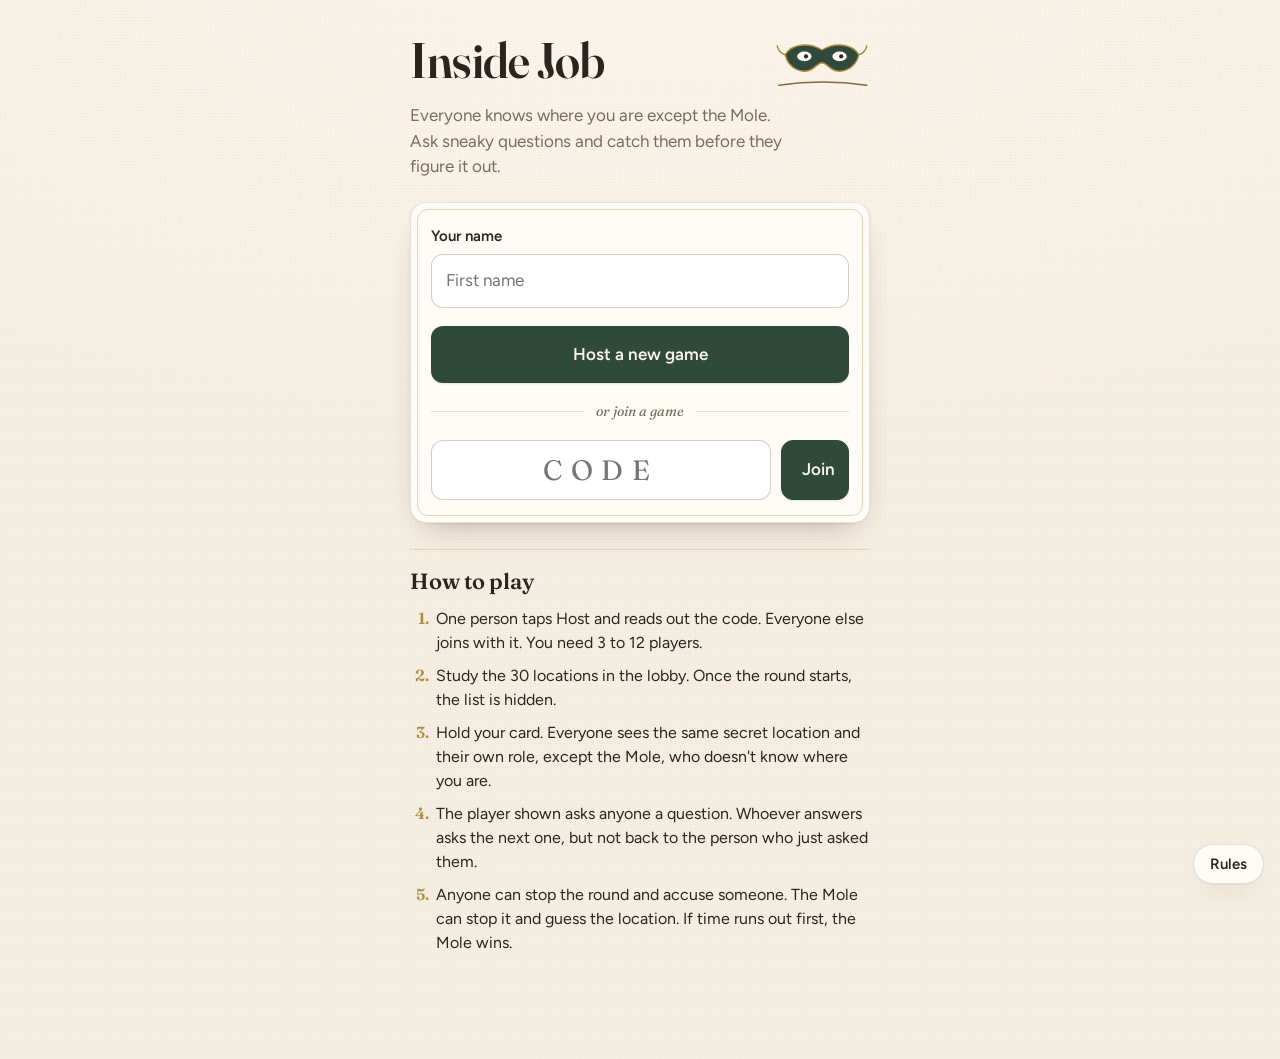
<file: insidejob/index.html>
<!DOCTYPE html>
<html lang="en">
<head>
<meta charset="utf-8">
<meta name="viewport" content="width=device-width,initial-scale=1,viewport-fit=cover">
<meta name="theme-color" content="#f5eee2">
<title>Inside Job</title>
<link rel="preconnect" href="https://fonts.googleapis.com">
<link rel="preconnect" href="https://fonts.gstatic.com" crossorigin>
<link href="https://fonts.googleapis.com/css2?family=Fraunces:ital,opsz,wght@0,9..144,500;0,9..144,600;1,9..144,400;1,9..144,500&family=Figtree:wght@400;500;600&display=swap" rel="stylesheet">
<style>
/* VOICE: the same harvest dinner table as Chameleon, with a caper twist.
   IDEA: a sealed dossier; press it to see where you are and who you are.
   PICTURE: forest green dossier with a gold double rule, opening to a cream location card; the Mole's card is cranberry.
   COLOUR and TYPE: cream linen, forest green leads, cranberry marks the Mole, soft gold; Fraunces + Figtree. */
:root{
  --linen:#f5eee2;--card:#fffcf7;--ink:#2b2420;--muted:#7a6b5d;--line:rgba(43,36,32,.13);
  --cran:#8e2638;--cran-soft:#f3e1e1;--forest:#2f4a3a;--forest-2:#3b5c49;--forest-deep:#24392d;
  --gold:#b08a3e;--gold-soft:#e6d6b0;--gold-pale:#f6eedb;
  --paper:var(--card);--mist:var(--gold-pale);--banana:var(--gold);--hibiscus:var(--cran);--sky:var(--gold-pale);
  --serif:"Fraunces",Georgia,"Times New Roman",serif;--sans:"Figtree",system-ui,-apple-system,sans-serif;
  --shadow:0 1px 1px rgba(60,40,20,.06),0 14px 30px -18px rgba(60,40,20,.45);
}
*{box-sizing:border-box;-webkit-tap-highlight-color:transparent;min-width:0}
html,body{margin:0}
body{min-height:100vh;color:var(--ink);font-family:var(--sans);font-size:16px;line-height:1.5;background-color:var(--linen);
  background-image:repeating-linear-gradient(0deg,rgba(120,90,50,.018) 0 1px,transparent 1px 3px),repeating-linear-gradient(90deg,rgba(120,90,50,.014) 0 1px,transparent 1px 5px),radial-gradient(120% 60% at 50% 0%,#fbf6ec 0%,transparent 70%);
  padding:calc(env(safe-area-inset-top) + 26px) 20px calc(env(safe-area-inset-bottom) + 96px)}
.wrap{max-width:460px;margin:0 auto}
h1,h2,h3{margin:0;font-family:var(--serif);font-weight:600;letter-spacing:-.01em;line-height:1.08}
button,input,select{font:inherit;color:inherit}
:focus-visible{outline:2px solid var(--forest);outline-offset:3px}
.hidden{display:none!important}

/* ---------- shared pieces */
.sheet{background:var(--card);border:1px solid var(--line);border-radius:16px;box-shadow:var(--shadow);padding:22px 20px;position:relative}
.sheet::after{content:"";position:absolute;inset:6px;border:1px solid var(--gold-soft);border-radius:11px;pointer-events:none}
.sheet>*{position:relative;z-index:1}
.btn{display:block;width:100%;border:1px solid transparent;border-radius:12px;padding:15px 20px;font-weight:600;font-size:17px;cursor:pointer;background:var(--card);color:var(--ink);
  box-shadow:0 1px 2px rgba(60,40,20,.12);transition:background .15s,transform .08s}
.btn:active{transform:translateY(1px)}
.btn:disabled{opacity:.45;cursor:default}
.btn-go{background:var(--forest);color:#fbf6ec}
.btn-hot{background:var(--cran);color:#fbf6ec}
.btn-quiet{background:transparent;box-shadow:none;border-color:var(--line);color:var(--ink);font-weight:500}
.btn-quiet:active{background:rgba(43,36,32,.05)}
.btn-chip{width:auto;display:inline-block;padding:8px 14px;font-size:15px;border-color:var(--line);font-weight:600}

/* ---------- setup */
.hero{display:flex;align-items:center;gap:14px;margin:0 0 4px}
.hero h1{font-size:clamp(38px,11vw,50px);font-variation-settings:"opsz" 144;color:var(--ink)}
.hero svg{width:min(96px,24vw);flex:none;margin-left:auto}
.tagline{color:var(--muted);font-size:17px;margin:10px 0 22px;max-width:34ch}
.field{margin-bottom:18px}.field:last-child{margin-bottom:0}
.lbl{display:block;font-weight:600;font-size:15px;margin-bottom:7px}
.codeRow{display:flex;gap:10px}
#code{flex:1;min-width:0;background:#fff;border:1px solid rgba(43,36,32,.22);border-radius:12px;padding:8px 12px;font-family:var(--serif);font-size:30px;font-weight:600;letter-spacing:.28em;text-align:center;text-transform:uppercase;outline:none}
#code::placeholder{color:rgba(43,36,32,.25)}
#code:focus,.inp:focus,select:focus{border-color:var(--forest);box-shadow:0 0 0 3px rgba(47,74,58,.15)}
.codeRow .btn{width:auto;padding:0 18px;font-size:16px}
.codeRow #joinBtn{background:var(--forest);color:#fbf6ec;border-color:var(--forest)}
.hint{font-size:14px;color:var(--muted);margin:8px 0 0}
.seatHint{margin:-8px 0 18px}
#seatField.need .stepper{border-color:var(--gold);animation:nudge 1.8s ease-in-out infinite}
@keyframes nudge{50%{box-shadow:0 0 0 4px rgba(176,138,62,.25)}}
.pair{display:grid;grid-template-columns:1fr 1fr;gap:12px}
.stepper{display:flex;align-items:center;background:#fff;border:1px solid rgba(43,36,32,.22);border-radius:12px;overflow:hidden}
.stepper button{width:46px;height:50px;border:0;background:transparent;font-size:24px;cursor:pointer;color:var(--forest)}
.stepper button:active{background:var(--gold-pale)}
.stepper output{flex:1;text-align:center;font-family:var(--serif);font-size:26px;font-weight:600}
select{width:100%;appearance:none;background:#fff;border:1px solid rgba(43,36,32,.22);border-radius:12px;padding:13px 40px 13px 14px;font-size:17px;outline:none;
  background-image:url("data:image/svg+xml,%3Csvg xmlns='http://www.w3.org/2000/svg' width='14' height='9'%3E%3Cpath d='M1.5 1.5l5.5 5.5 5.5-5.5' stroke='%232f4a3a' stroke-width='2' fill='none' stroke-linecap='round'/%3E%3C/svg%3E");
  background-repeat:no-repeat;background-position:right 14px center}
.joinBtn{margin:22px 0 26px;font-size:18px;padding:17px}
.rules{margin-top:6px;padding-top:20px;border-top:1px solid var(--gold-soft)}
.rules h2{font-size:22px;margin-bottom:12px}
.rules ol{margin:0;padding-left:22px}
.rules li{margin-bottom:8px;padding-left:4px}
.rules li::marker{font-family:var(--serif);font-weight:600;color:var(--gold)}

/* ---------- game */
.bar{display:flex;align-items:flex-end;justify-content:space-between;margin-bottom:14px}
.bar .code{font-family:var(--serif);font-size:32px;font-weight:600;letter-spacing:.12em;line-height:1;color:var(--cran)}
.bar .meta{font-size:14px;color:var(--muted);margin-top:4px}
.sync{display:flex;align-items:center;gap:12px;background:var(--card);border:1px solid var(--line);border-radius:14px;padding:10px 14px;margin-bottom:16px;color:var(--muted);font-size:14px}
.sync .swatch{width:30px;height:30px;border-radius:50%;border:2px solid var(--card);box-shadow:0 0 0 1px var(--line);flex:none}
.sync b{display:block;font-family:var(--serif);font-weight:600;font-size:19px;line-height:1.15;color:var(--ink)}

/* the role card */
.role{position:relative;border-radius:18px;box-shadow:0 1px 1px rgba(60,40,20,.08),0 24px 44px -24px rgba(60,40,20,.6);min-height:330px;margin-bottom:18px;
  user-select:none;-webkit-user-select:none;-webkit-touch-callout:none;touch-action:none;cursor:pointer;overflow:hidden;border:1px solid var(--line)}
.cover{position:absolute;inset:0;display:flex;flex-direction:column;align-items:center;justify-content:center;text-align:center;padding:24px;color:#fbf6ec;
  background:radial-gradient(120% 80% at 50% 0%,var(--forest-2) 0%,var(--forest) 55%,var(--forest-deep) 100%)}
.cover::before{content:"";position:absolute;inset:8px;border:1px solid rgba(230,214,176,.55);border-radius:12px;pointer-events:none}
.cover::after{content:"";position:absolute;inset:13px;border:1px solid rgba(230,214,176,.22);border-radius:9px;pointer-events:none}
.cover .pill{position:relative;font-family:var(--serif);font-weight:500;font-size:26px;line-height:1.1}
.cover .pill::before{content:"";display:block;width:54px;height:14px;margin:0 auto 14px;background:url("data:image/svg+xml,%3Csvg xmlns='http://www.w3.org/2000/svg' viewBox='0 0 46 14'%3E%3Cpath d='M23 2c3 3 3 7 0 10-3-3-3-7 0-10z' fill='%23e6d6b0'/%3E%3Cpath d='M4 7h12M30 7h12' stroke='%23e6d6b0' stroke-width='1'/%3E%3C/svg%3E") center/contain no-repeat}
.cover .who{position:relative;margin-top:14px;color:var(--gold-soft);font-family:var(--serif);font-style:italic;font-size:17px}
.cover .fine{position:relative;margin-top:8px;font-size:14px;opacity:.7}
.face{display:none;padding:26px 20px 20px;background:var(--card);min-height:330px;position:relative}
.face::before{content:"";position:absolute;inset:8px;border:1px solid var(--gold);border-radius:12px;pointer-events:none}
.face>*{position:relative}
.role.show .cover{display:none}
.role.show .face{display:block;animation:open .18s ease-out}
@keyframes open{from{opacity:.4}}
.face .cat{font-family:var(--serif);font-style:italic;color:var(--muted);font-size:16px;text-align:center}
.face .word{font-family:var(--serif);font-size:46px;font-weight:600;line-height:1;margin:6px 0 18px;text-align:center;color:var(--forest);overflow-wrap:anywhere}
.role.cham .face{background:var(--cran);color:#fbf6ec}
.role.cham .face::before{border-color:rgba(251,246,236,.4)}
.role.cham .face .cat{color:rgba(251,246,236,.8)}
.role.cham .face .word{font-size:36px;color:#fbf6ec}
.face .blend{margin:-8px 0 14px;text-align:center}
.grid{display:grid;grid-template-columns:repeat(4,1fr);gap:6px}
.grid span{display:flex;align-items:center;justify-content:center;text-align:center;min-height:42px;padding:4px 3px;border-radius:8px;background:var(--gold-pale);font-size:12.5px;font-weight:500;line-height:1.15}
.grid span.hit{background:var(--forest);color:#fbf6ec;font-weight:600}
.role.cham .grid span{background:rgba(251,246,236,.14);color:#fbf6ec}
.gridnote{margin:0 0 10px;padding-top:12px;border-top:1px solid var(--gold);font-size:14px;line-height:1.35;text-align:center;color:var(--muted)}
.gridnote b{color:var(--ink);font-weight:600}
.role.cham .gridnote{border-color:rgba(251,246,236,.4);color:rgba(251,246,236,.9)}
.role.cham .gridnote b{color:#fbf6ec}

.first,.hostNote{display:flex;align-items:center;gap:14px;margin-bottom:16px}
.first .n,.hostNote .n{width:48px;height:48px;flex:none;border-radius:50%;border:1px solid var(--gold);background:var(--gold-pale);display:flex;align-items:center;justify-content:center;font-family:var(--serif);font-size:22px;font-weight:600;color:var(--cran)}
.first b,.hostNote b{display:block;font-family:var(--serif);font-weight:600;font-size:19px;line-height:1.2}
.first span,.hostNote span{color:var(--muted);font-size:14px}

.timer{position:relative;background:var(--forest);color:#fbf6ec;border-radius:18px;padding:22px 18px 18px;margin-bottom:16px;text-align:center;box-shadow:var(--shadow)}
.timer::before{content:"";position:absolute;inset:6px;border:1px solid rgba(230,214,176,.4);border-radius:13px;pointer-events:none}
.timer>*{position:relative}
.clock{position:relative;width:200px;height:200px;margin:0 auto 16px}
.clock svg{display:block;transform:rotate(-90deg)}
#ring{transition:stroke .3s}
.clock .read{position:absolute;inset:0;display:flex;flex-direction:column;align-items:center;justify-content:center}
.clock .read b{font-family:var(--serif);font-size:54px;font-weight:600;line-height:1;font-variant-numeric:tabular-nums}
.clock .read span{font-size:15px;opacity:.75;margin-top:6px;font-family:var(--serif);font-style:italic}
.timer.done .read b{color:#f0b9c1}
.timer .hint{color:rgba(251,246,236,.7);margin-top:10px}
.timer .btn{background:#fbf6ec;color:var(--forest)}
.endBtns{display:grid;gap:12px}

/* ---------- online */
.inp{width:100%;background:#fff;border:1px solid rgba(43,36,32,.22);border-radius:12px;padding:13px 14px;font-size:17px;outline:none}
.inp.codeInp{font-family:var(--serif);font-size:28px;letter-spacing:.3em;text-align:center;text-transform:uppercase;padding:8px 12px}
.or{display:flex;align-items:center;gap:12px;color:var(--muted);font-size:14px;margin:18px 0;font-family:var(--serif);font-style:italic}
.or::before,.or::after{content:"";flex:1;height:1px;background:var(--line)}
.err{color:var(--cran);font-weight:600;font-size:15px;margin:10px 0 0}.err:empty{display:none}
.offLink{margin-top:16px}
.plist{list-style:none;margin:0;padding:0}
.plist li{display:flex;align-items:center;gap:12px;padding:10px 0;border-bottom:1px solid var(--line)}
.plist li:last-child{border-bottom:0}
.plist .num{width:30px;height:30px;flex:none;border-radius:50%;border:1px solid var(--gold);display:flex;align-items:center;justify-content:center;font-family:var(--serif);font-weight:600;font-size:14px;color:var(--cran)}
.plist .nm{font-weight:600;font-size:17px;flex:1}
.plist .badge{color:var(--gold);border:1px solid var(--gold-soft);border-radius:999px;padding:1px 9px;font-size:12px;font-weight:600}
.plist .me{color:var(--muted);font-size:14px}
.plist .kick{background:none;border:0;color:var(--cran);font-weight:600;text-decoration:underline;cursor:pointer;min-height:40px}
.wait{text-align:center;color:var(--muted);font-family:var(--serif);font-style:italic;font-size:17px;margin:18px 0}
.dotty::after{content:"";animation:dots 1.4s steps(4) infinite}
@keyframes dots{0%{content:""}25%{content:"."}50%{content:".."}75%{content:"..."}}
.net{position:fixed;left:50%;top:calc(env(safe-area-inset-top) + 10px);transform:translateX(-50%);z-index:20;background:var(--ink);color:#fbf6ec;border-radius:999px;padding:7px 14px;font-weight:600;font-size:14px;display:none}
.net.on{display:block}

/* ---------- dialog */
.scrim{position:fixed;inset:0;z-index:10;display:none;align-items:flex-end;justify-content:center;background:rgba(43,36,32,.45);backdrop-filter:blur(2px);padding:16px 16px calc(env(safe-area-inset-bottom) + 16px)}
.scrim.open{display:flex}
.dialog{width:100%;max-width:460px;animation:rise .25s ease-out}
.dialog h2{font-size:26px;margin-bottom:8px}
.dialog p{margin:0 0 18px;color:var(--muted)}
.dialog .btns{display:grid;gap:12px}
.reveal{position:relative;text-align:center;background:var(--cran);color:#fbf6ec;border-radius:14px;padding:20px 18px;margin:6px 0 16px}
.reveal::after{content:"";position:absolute;inset:5px;border:1px solid rgba(251,246,236,.35);border-radius:10px;pointer-events:none}
.reveal .p{font-family:var(--serif);font-size:48px;font-weight:600;line-height:1}
.reveal .w{margin-top:10px;font-family:var(--serif);font-style:italic}
.reveal .w strong{display:block;font-style:normal;font-weight:600;font-size:28px;line-height:1.1;margin-top:2px}
@keyframes rise{from{transform:translateY(24px);opacity:0}}
@media (prefers-reduced-motion:reduce){#seatField.need .stepper{animation:none}.dialog,.role.show .face{animation:none}}

/* ---------- rules */
.rulesFab{position:fixed;right:max(16px,env(safe-area-inset-right));bottom:calc(env(safe-area-inset-bottom) + 16px);z-index:9;border:1px solid var(--line);border-radius:999px;background:var(--card);color:var(--ink);font:600 15px var(--sans);padding:10px 16px;box-shadow:var(--shadow);cursor:pointer}
.rulesDlg{max-height:min(82vh,760px);overflow-y:auto;-webkit-overflow-scrolling:touch}
.rulesDlg h2{font-size:26px;margin:0 0 6px}
.rulesDlg h3{font-size:18px;margin:18px 0 4px;color:var(--cran)}
.rulesDlg p,.rulesDlg li{color:var(--ink);font-size:16px;line-height:1.5}
.rulesDlg p{margin:0 0 6px}.rulesDlg ul{margin:0;padding-left:20px}.rulesDlg li{margin-bottom:5px}.rulesDlg li::marker{color:var(--gold)}
.rulesDlg .tip{background:var(--gold-pale);border-radius:10px;padding:10px 12px;margin:12px 0 4px;font-size:15px}
.rulesFoot{position:sticky;bottom:-22px;background:var(--card);padding:12px 0 20px;margin:10px 0 -22px;border-top:1px solid var(--line)}.rulesFoot .btn{margin:0}

/* ---------- Inside Job: caper flair */
@keyframes stampIn{0%{opacity:0;transform:rotate(var(--rot,-12deg)) scale(2.6)}60%{opacity:1;transform:rotate(var(--rot,-12deg)) scale(.92)}100%{opacity:1;transform:rotate(var(--rot,-12deg)) scale(1)}}
@keyframes glance{0%,70%,100%{transform:translateX(0)}76%,88%{transform:translateX(3px)}}
@keyframes sealPulse{50%{box-shadow:0 0 0 7px rgba(230,214,176,.12),0 6px 14px rgba(0,0,0,.35)}}
@keyframes rise2{from{opacity:0;transform:translateY(14px)}}
@keyframes ringPulse{50%{opacity:.55}}
.stamp.inline{position:relative;display:inline-block;margin:0 0 12px}
.stamp{position:absolute;z-index:4;font:700 15px var(--sans);letter-spacing:.22em;text-transform:uppercase;padding:6px 12px 5px 14px;border:3px double currentColor;border-radius:6px;transform:rotate(var(--rot,-12deg));animation:stampIn .5s cubic-bezier(.2,1.4,.4,1) both;pointer-events:none;background:rgba(255,252,247,.08)}
.hero svg .eye{animation:glance 5s ease-in-out infinite}
/* the sealed case file */
.cover{background:radial-gradient(120% 80% at 50% 0%,#40624f 0%,var(--forest) 50%,var(--forest-deep) 100%)!important}
.cover .file{position:absolute;top:22px;left:24px;right:24px;display:flex;justify-content:space-between;font:600 11px var(--sans);letter-spacing:.24em;text-transform:uppercase;color:rgba(230,214,176,.7)}
.cover .seal{position:relative;width:86px;height:86px;border-radius:50%;margin:0 auto 16px;display:flex;align-items:center;justify-content:center;
  background:radial-gradient(circle at 35% 30%,#c4384f 0%,var(--cran) 55%,#5e1726 100%);color:#f3d9a8;--hole:#7a1f30;box-shadow:0 0 0 4px rgba(230,214,176,.08),0 6px 14px rgba(0,0,0,.35);animation:sealPulse 2.6s ease-in-out infinite}
.cover .seal::before{content:"";position:absolute;inset:6px;border-radius:50%;border:1px dashed rgba(243,217,168,.5)}
.cover .seal svg{width:54px}
.cover .pill::before{display:none}
.role,.role .face{min-height:340px}
.cover{padding-bottom:44px!important}
.cover .stamp{top:auto;bottom:24px;right:26px;font-size:11px;color:rgba(230,214,176,.55);--rot:-8deg;animation:none;border-width:2px}
.role.show .face{animation:rise2 .22s ease-out}
.face .pic{position:relative}
.face .pic::after{content:"";position:absolute;inset:0;box-shadow:inset 0 0 0 1px rgba(255,255,255,.25),inset 0 -40px 40px -30px rgba(0,0,0,.25);border-radius:10px}
.face .pic .stamp{top:10px;right:10px;color:#fffcf7;font-size:11px;--rot:6deg;background:rgba(47,74,58,.55);border-width:2px}
/* the Mole's card: could be anywhere */
.collage{position:relative;display:grid;grid-template-columns:repeat(3,1fr);gap:3px;margin:-6px -4px 14px;border-radius:10px;overflow:hidden;aspect-ratio:16/10}
.collage img{width:100%;height:100%;object-fit:cover;filter:blur(3px) grayscale(.6) brightness(.7);transform:scale(1.15)}
.collage b{position:absolute;inset:0;display:flex;align-items:center;justify-content:center;font:600 84px/1 var(--serif);color:#fbf6ec;text-shadow:0 4px 18px rgba(0,0,0,.5)}
.collage .stamp{top:10px;left:10px;color:#fbf6ec;font-size:11px;--rot:-7deg;border-width:2px;background:rgba(142,38,56,.6)}
/* first asker */
.first .n{font-size:20px}
/* the timer */
.timer.warn #ring{animation:ringPulse 1s ease-in-out infinite}
/* the accusation: under the spotlight */
.spot{position:relative;overflow:hidden;color:#fbf6ec;border-radius:18px;padding:30px 20px 22px;margin-bottom:16px;text-align:center;
  background:radial-gradient(70% 55% at 50% 0%,rgba(255,236,200,.28) 0%,transparent 70%),radial-gradient(120% 90% at 50% 0%,#a5344b 0%,var(--cran) 45%,#4f1320 100%);box-shadow:var(--shadow)}
.spot::after{content:"";position:absolute;inset:7px;border:1px solid rgba(251,246,236,.3);border-radius:13px;pointer-events:none}
.spot>*{position:relative;z-index:1}
.spot .sub{color:rgba(251,246,236,.8)}
.spot .accusedBig{color:#fbf6ec;font-size:46px;margin:10px 0 6px;animation:rise2 .35s ease-out}
.spot h2{color:#f3d9a8}
.spot .need{color:rgba(251,246,236,.75)}
.spot .stamp{position:relative;display:inline-block;margin:0 0 14px;color:#f3d9a8;font-size:13px;--rot:-4deg;z-index:2}
.spot .yn .btn-hot{background:#fbf6ec;color:var(--cran)}
.spot .yn .btn-quiet{border-color:rgba(251,246,236,.45);color:#fbf6ec}
.spot .wait{color:rgba(251,246,236,.85)}
.spot .err{color:#ffd5db}
/* the reveal */
.verdict{overflow:hidden}
.verdict .pic{position:relative}
.verdict .stamp{top:16px;right:14px;font-size:17px;--rot:-10deg;z-index:5}
.verdict.molewin .stamp{color:#ffe1a8;background:rgba(94,23,38,.55)}
.verdict:not(.molewin) .stamp{color:#e9f3d9;background:rgba(36,57,45,.55)}
.verdict .stamp.inline{top:0;right:auto;margin:0 0 14px;font-size:15px}
.verdict .big.wait2{filter:blur(10px);opacity:.6}
.verdict .big{transition:filter .5s,opacity .5s}
.verdict .why,.verdict .where{transition:opacity .4s}
.verdict.hush .why,.verdict.hush .where{opacity:0}
@media (prefers-reduced-motion:reduce){.stamp,.hero svg .eye,.cover .seal,.timer.warn #ring,.spot .accusedBig,.role.show .face{animation:none!important}}
/* ---------- Inside Job */
.face .loc{font-family:var(--serif);font-size:40px;font-weight:600;line-height:1.02;margin:6px 0 16px;text-align:center;color:var(--forest);overflow-wrap:anywhere}
.face .roleTag{margin:0 auto;max-width:300px;text-align:center;border-top:1px solid var(--gold-soft);padding-top:14px}
.face .roleTag span{display:block;font-family:var(--serif);font-style:italic;color:var(--muted);font-size:15px}
.face .roleTag b{display:block;font-family:var(--serif);font-weight:600;font-size:26px;line-height:1.15;margin-top:2px}
.face .tipline{margin:18px 0 0;text-align:center;font-size:14px;color:var(--muted);line-height:1.4}
.role.mole .face{background:var(--cran);color:#fbf6ec}
.role.mole .face::before{border-color:rgba(251,246,236,.4)}
.role.mole .face .cat,.role.mole .face .tipline{color:rgba(251,246,236,.85)}
.role.mole .face .loc{color:#fbf6ec;font-size:38px}
.face{display:none;flex-direction:column;justify-content:center}
.role.show .face{display:flex}
.role{min-height:290px}.face{min-height:290px}

.locs{display:grid;grid-template-columns:1fr 1fr;gap:6px;margin-top:10px}
.locs button{border:1px solid transparent;background:var(--gold-pale);border-radius:9px;padding:9px 8px;font-size:14px;font-weight:500;line-height:1.2;text-align:left;cursor:pointer;min-height:44px;color:var(--ink)}
.locs button.x{background:transparent;border-color:var(--line);color:rgba(43,36,32,.38);text-decoration:line-through}
.locs button:active{transform:translateY(1px)}
.secHead{display:flex;align-items:baseline;justify-content:space-between;gap:10px}
.secHead h2{font-size:21px}
.secHead button{background:none;border:0;color:var(--forest);font-weight:600;text-decoration:underline;cursor:pointer;font-size:14px;min-height:36px}
.sub{color:var(--muted);font-size:14px;margin:4px 0 0}
.gap{margin-bottom:16px}

.ballot{list-style:none;margin:12px 0 0;padding:0;display:grid;gap:8px}
.ballot button{width:100%;display:flex;align-items:center;gap:12px;border:1px solid rgba(43,36,32,.18);background:#fff;border-radius:12px;padding:12px 14px;font-size:17px;font-weight:600;cursor:pointer;text-align:left;min-height:52px}
.ballot button .ck{width:22px;height:22px;flex:none;border-radius:50%;border:1.5px solid var(--gold)}
.ballot button.sel{border-color:var(--cran);background:var(--cran-soft)}
.ballot button.sel .ck{background:var(--cran);border-color:var(--cran);box-shadow:inset 0 0 0 3px #fbf6ec}
.ballot button:disabled{opacity:.45;cursor:default}
.chips{display:flex;flex-wrap:wrap;gap:6px;margin-top:12px}
.chips span{border-radius:999px;padding:4px 11px;font-size:14px;font-weight:500;background:var(--gold-pale);color:var(--muted)}
.chips span.on{background:var(--forest);color:#fbf6ec}

.verdict{position:relative;text-align:center;border-radius:18px;padding:26px 18px 22px;margin-bottom:16px;color:#fbf6ec;background:var(--forest);box-shadow:var(--shadow)}
.verdict.molewin{background:var(--cran)}
.verdict::after{content:"";position:absolute;inset:7px;border:1px solid rgba(251,246,236,.35);border-radius:13px;pointer-events:none}
.verdict .k{font-family:var(--serif);font-style:italic;opacity:.85}
.verdict .big{font-family:var(--serif);font-size:40px;font-weight:600;line-height:1.05;margin:4px 0 12px;overflow-wrap:anywhere}
.verdict .where{font-family:var(--serif);font-style:italic}
.verdict .where strong{display:block;font-style:normal;font-weight:600;font-size:26px;line-height:1.1;margin-top:2px}
.verdict .why{margin:16px auto 0;max-width:30ch;font-weight:600;font-size:17px;line-height:1.35}
.board{list-style:none;margin:10px 0 0;padding:0}
.board li{display:flex;align-items:center;gap:12px;padding:9px 0;border-bottom:1px solid var(--line)}
.board li:last-child{border-bottom:0}
.board .nm{flex:1;font-weight:600}
.board .pts{font-family:var(--serif);font-weight:600;font-size:20px;color:var(--forest);font-variant-numeric:tabular-nums}
.board .plus{color:var(--gold);font-weight:600;font-size:14px;margin-left:6px}
.board .tag{color:var(--cran);font-size:12px;font-weight:600;border:1px solid var(--cran-soft);border-radius:999px;padding:1px 8px}
.face .pic{margin:-6px -4px 14px;border-radius:10px;overflow:hidden;aspect-ratio:16/10;background:var(--gold-pale);box-shadow:0 1px 2px rgba(60,40,20,.15)}
.face .pic img,.verdict .pic img{display:block;width:100%;height:100%;object-fit:cover}
.verdict .pic{position:relative;z-index:1;margin:-10px -6px 16px;border-radius:12px;overflow:hidden;aspect-ratio:16/10;border:1px solid rgba(251,246,236,.35)}
.gallery{display:grid;grid-template-columns:1fr 1fr;gap:8px;margin-top:12px}
.gallery figure,.pickGrid button{margin:0;border-radius:10px;overflow:hidden;background:var(--gold-pale);border:1px solid var(--line);text-align:left}
.gallery img,.pickGrid img{display:block;width:100%;aspect-ratio:4/3;object-fit:cover;background:var(--gold-soft)}
.gallery figcaption,.pickGrid span{display:block;padding:6px 8px 7px;font-size:13.5px;font-weight:600;line-height:1.2}
details.locs2 summary{cursor:pointer;font-family:var(--serif);font-weight:600;font-size:19px;list-style:none;display:flex;justify-content:space-between;align-items:center}
details.locs2 summary::-webkit-details-marker{display:none}
details.locs2 summary::after{content:"Show";font:600 14px var(--sans);color:var(--forest);text-decoration:underline}
details.locs2[open] summary::after{content:"Hide"}
.yn{display:grid;grid-template-columns:1fr 1fr;gap:10px;margin-top:14px}
.yn .btn.sel{outline:3px solid var(--gold);outline-offset:2px}
.accusedBig{font-family:var(--serif);font-size:38px;font-weight:600;line-height:1.05;color:var(--cran);margin:6px 0 4px;overflow-wrap:anywhere}
.need{font-size:15px;color:var(--muted);margin:6px 0 0}
.pickGrid{display:grid;grid-template-columns:1fr 1fr;gap:8px;max-height:56vh;overflow-y:auto;margin:0 0 14px;-webkit-overflow-scrolling:touch}
.pickGrid button{padding:0;cursor:pointer;color:var(--ink);font:inherit}
.pickGrid.inline{max-height:none;overflow:visible;margin-top:12px}
</style>
</head>
<body>
<div class="wrap">

  <!-- SETUP -->
  <section id="setup">
    <div class="hero">
      <h1>Inside Job</h1>
      <svg viewBox="0 0 120 84" aria-hidden="true">
        <path d="M6 74 Q60 66 116 74" stroke="#8a6a3a" stroke-width="2" fill="none" stroke-linecap="round"/>
        <g stroke="#b08a3e" stroke-width="1.8" stroke-linecap="round" stroke-linejoin="round">
          <path d="M14 36 C22 22 44 20 60 30 C76 20 98 22 106 36 C102 54 82 62 70 52 C66 49 63 46 60 46 C57 46 54 49 50 52 C38 62 18 54 14 36Z" fill="#2f4a3a"/>
          <path d="M14 36 C8 34 5 30 4 25 M106 36 C112 34 115 30 116 25" fill="none"/>
        </g>
        <ellipse cx="38" cy="38" rx="9" ry="6" fill="#fffcf7"/><ellipse cx="82" cy="38" rx="9" ry="6" fill="#fffcf7"/>
        <g class="eye"><circle cx="40" cy="38" r="2.6" fill="#2b2420"/><circle cx="84" cy="38" r="2.6" fill="#2b2420"/></g>
      </svg>
    </div>
    <p class="tagline">Everyone knows where you are except the Mole. Ask sneaky questions and catch them before they figure it out.</p>

    <div class="sheet">
      <div class="field">
        <label class="lbl" for="oName">Your name</label>
        <input class="inp" id="oName" maxlength="20" autocomplete="off" placeholder="First name">
      </div>
      <button class="btn btn-go" id="hostBtn" type="button">Host a new game</button>
      <div class="or">or join a game</div>
      <div class="codeRow">
        <input class="inp codeInp" id="oCode" maxlength="4" autocomplete="off" autocapitalize="characters" spellcheck="false" placeholder="CODE" inputmode="text">
        <button class="btn btn-chip" id="joinBtn" type="button" style="padding:0 20px;font-size:17px">Join</button>
      </div>
      <p class="err" id="oErr"></p>
    </div>
    <div class="rules" style="margin-top:26px">
      <h2>How to play</h2>
      <ol>
        <li>One person taps Host and reads out the code. Everyone else joins with it. You need 3 to 12 players.</li>
        <li>Study the 30 locations in the lobby. Once the round starts, the list is hidden.</li>
        <li>Hold your card. Everyone sees the same secret location and their own role, except the Mole, who doesn't know where you are.</li>
        <li>The player shown asks anyone a question. Whoever answers asks the next one, but not back to the person who just asked them.</li>
        <li>Anyone can stop the round and accuse someone. The Mole can stop it and guess the location. If time runs out first, the Mole wins.</li>
      </ol>
    </div>
  </section>

  <!-- LOBBY -->
  <section id="lobby" class="hidden">
    <div class="bar">
      <div><div class="code" id="lbCode">ABCD</div><div class="meta">Everyone joins with this code</div></div>
      <button class="btn btn-chip" id="lbLeave" type="button">Leave</button>
    </div>
    <div class="sheet gap">
      <p style="margin:0 0 6px;font-family:var(--serif);font-weight:600;font-size:19px" id="lbCount">Players</p>
      <ul class="plist" id="lbList"></ul>
    </div>
    <div class="sheet hidden" id="lbHost">
      <div class="field">
        <label class="lbl" for="lbTimer">Round timer</label>
        <select id="lbTimer">
          <option value="300">5 minutes</option><option value="360">6 minutes</option><option value="420">7 minutes</option><option value="480">8 minutes</option><option value="600">10 minutes</option>
        </select>
      </div>
      <button class="btn btn-go" id="lbStart" type="button">Start the game</button>
      <p class="hint" id="lbHint">Wait until everyone's on the list.</p>
    </div>
    <p class="wait hidden" id="lbWait"><span class="dotty">Waiting for the host to start</span></p>
    <div class="sheet" style="margin-top:16px">
      <h2 style="font-size:21px">The 30 locations</h2>
      <p class="sub">Study them now. Once the round starts, nobody can see this list. The Mole only gets to look again when guessing.</p>
      <div class="gallery" id="lbGallery"></div>
    </div>
  </section>

  <!-- ROUND -->
  <section id="game" class="hidden">
    <div class="bar">
      <div><div class="code" id="roomCode">ABCD</div><div class="meta" id="roomMeta">Round 1</div></div>
      <button class="btn btn-chip" id="leave" type="button">Leave</button>
    </div>

    <div class="role" id="role" role="button" aria-label="Press and hold to see your card">
      <div class="cover">
        <div class="file"><span>Case file</span><span id="caseNo">No. 001</span></div>
        <div class="seal"><svg viewBox="0 0 120 70" aria-hidden="true"><path d="M14 30 C22 16 44 14 60 24 C76 14 98 16 106 30 C102 48 82 56 70 46 C66 43 63 40 60 40 C57 40 54 43 50 46 C38 56 18 48 14 30Z" fill="currentColor"/><ellipse cx="38" cy="32" rx="9" ry="6" fill="var(--hole)"/><ellipse cx="82" cy="32" rx="9" ry="6" fill="var(--hole)"/></svg></div>
        <div class="pill">Press and hold</div>
        <div class="who" id="youAre">Your dossier</div>
        <div class="fine">Keep your screen hidden</div>
        <div class="stamp">Top secret</div>
      </div>
      <div class="face" id="face"></div>
    </div>

    <div class="sheet first">
      <div class="n" aria-hidden="true">1st</div>
      <div><b id="firstName">Someone asks first</b><span>Ask anyone a question. Whoever answers asks next, but not back to the person who just asked them.</span></div>
    </div>

    <div class="timer" id="timerBox">
      <div class="clock">
        <svg width="200" height="200" viewBox="0 0 200 200">
          <circle cx="100" cy="100" r="86" fill="none" stroke="rgba(251,246,236,.14)" stroke-width="10"/>
          <circle id="ring" cx="100" cy="100" r="86" fill="none" stroke="#e6d6b0" stroke-width="10" stroke-linecap="round" stroke-dasharray="540.4" stroke-dashoffset="0"/>
        </svg>
        <div class="read"><b id="timeTxt">8:00</b><span id="timeSub">Ready</span></div>
      </div>
      <button class="btn btn-go" id="timerBtn" type="button">Start timer</button>
      <p class="hint" id="timerHint">The host starts the timer for everyone.</p>
    </div>

    <div class="endBtns gap">
      <button class="btn btn-hot" id="accuseBtn" type="button">Stop the round and accuse someone</button>
      <button class="btn btn-quiet" id="moleBtn" type="button">I'm the Mole. I know where we are!</button>
    </div>
    <p class="hint" style="text-align:center">The location list stays hidden until the round ends.</p>
  </section>

  <!-- VOTE -->
  <section id="vote" class="hidden">
    <div class="bar">
      <div><div class="code" id="vCode">ABCD</div><div class="meta" id="vMeta">Round 1 vote</div></div>
      <button class="btn btn-chip" id="vLeave" type="button">Leave</button>
    </div>
    <div class="spot">
      <div class="stamp">Accused</div>
      <p class="sub" id="vBy" style="margin:0">Someone stopped the round</p>
      <div class="accusedBig" id="vTarget">Name</div>
      <h2 id="vTitle" style="font-size:22px">Is this the Mole?</h2>
      <p class="need" id="vNeed"></p>
      <div class="yn" id="vYN"><button class="btn btn-hot" type="button" data-yn="yes">Yes</button><button class="btn btn-quiet" type="button" data-yn="no">No</button></div>
      <p class="wait hidden" id="vMine" style="margin:14px 0 0"></p>
      <p class="err" id="vErr"></p>
    </div>
    <div class="sheet gap">
      <p style="margin:0;font-family:var(--serif);font-weight:600;font-size:19px" id="vCount">Votes are in</p>
      <div class="chips" id="vChips"></div>
      <p class="sub" style="margin-top:10px">The timer is paused. If the vote fails, the round picks back up.</p>
    </div>
    <button class="btn btn-quiet hidden" id="closeVote" type="button">Close the vote now</button>
  </section>

  <!-- LAST GUESS -->
  <section id="last" class="hidden">
    <div class="bar">
      <div><div class="code" id="lgCode">ABCD</div><div class="meta" id="lgMeta">Last chance</div></div>
      <button class="btn btn-chip" id="lgLeave" type="button">Leave</button>
    </div>
    <div class="verdict molewin gap" id="lgBox"></div>
    <div class="sheet hidden" id="lgPick">
      <h2 style="font-size:22px">Where are you?</h2>
      <p class="sub">One guess. Right, and you still win. Wrong, and the crew wins.</p>
      <div class="pickGrid inline" id="lgGrid"></div>
    </div>
  </section>

  <!-- RESULT -->
  <section id="result" class="hidden">
    <div class="bar">
      <div><div class="code" id="rCode">ABCD</div><div class="meta" id="rMeta">Round 1</div></div>
      <button class="btn btn-chip" id="rLeave" type="button">Leave</button>
    </div>
    <div class="verdict" id="verdict"></div>
    <div class="sheet gap">
      <h2 style="font-size:21px">Scoreboard</h2>
      <p class="sub">The Mole gets 2 points for a win. When the crew wins, everyone else gets 1.</p>
      <ul class="board" id="board"></ul>
    </div>
    <details class="sheet gap locs2"><summary>All 30 locations</summary><div class="gallery" id="rGallery"></div></details>
    <div class="endBtns" id="rHost">
      <button class="btn btn-go" id="nextBtn" type="button">Next round</button>
      <button class="btn btn-quiet" id="toLobbyBtn" type="button">Change players or timer</button>
    </div>
    <p class="wait hidden" id="rWait"><span class="dotty">Waiting for the host to start the next round</span></p>
  </section>
</div>

<div class="net" id="net">Reconnecting…</div>
<div class="scrim" id="scrim"><div class="sheet dialog" id="dialog" role="dialog" aria-modal="true"></div></div>

<script src="/party-link.js"></script>
<script src="/invite.js"></script>
<script src="/festive.js"></script>
<script>
(() => {
"use strict";
const $ = id => document.getElementById(id);
const esc = t => String(t).replace(/[&<>"']/g,c=>({"&":"&amp;","<":"&lt;",">":"&gt;",'"':"&quot;","'":"&#39;"}[c]));
const fmt = s => `${Math.floor(s/60)}:${String(s%60).padStart(2,"0")}`;
// location art lives in /insidejob/img/<slug>.webp; locations without a picture yet just show their name
const ART = new Set(["thanksgiving-dinner","church-potluck","bowling-alley","fire-station","farmers-market","haunted-house","car-wash","dentists-office","pumpkin-patch","ski-lodge","water-park","campground","mall-at-christmas","bakery","laundromat","pet-store","rodeo","state-fair","football-tailgate","recording-studio","escape-room","ice-cream-truck","kids-birthday-party","garage-sale","lighthouse","car-dealership","mini-golf","trampoline-park","drive-in-movie","barbershop"]);
const slug = n => String(n).toLowerCase().replace(/&/g,"and").replace(/['’]/g,"").replace(/[^a-z0-9]+/g,"-").replace(/^-|-$/g,"");
const pic = (n,cls="pic",stamp="") => ART.has(slug(n)) ? `<div class="${cls}"><img src="img/${slug(n)}.webp" alt="" draggable="false">${stamp}</div>` : "";
const SECTIONS = ["setup","lobby","game","vote","last","result"];
function showSec(id){ SECTIONS.forEach(s=>$(s).classList.toggle("hidden",s!==id)); }

// ---------- custom dialogs
const scrim=$("scrim"), dlg=$("dialog");
function dialog({title,text="",html="",buttons}){
  dlg.innerHTML = `<h2>${title}</h2>${html}${text?`<p>${text}</p>`:""}<div class="btns"></div>`;
  const wrap=dlg.querySelector(".btns");
  buttons.forEach(b=>{ const el=document.createElement("button"); el.type="button"; el.className="btn "+(b.cls||"btn-quiet"); el.textContent=b.label;
    el.onclick=()=>{ close(); b.onClick&&b.onClick(); }; wrap.appendChild(el); });
  scrim.classList.add("open"); wrap.firstChild && wrap.firstChild.focus();
}
function close(){ scrim.classList.remove("open"); }
scrim.addEventListener("click",e=>{ if(e.target===scrim) close(); });
document.addEventListener("keydown",e=>{ if(e.key==="Escape") close(); });

// ---------- online state
const OKEY="insidejob-online-v1";
let O={pid:"",name:"",code:""};
try{ Object.assign(O, JSON.parse(localStorage.getItem(OKEY)||"{}")); }catch(e){}
if(!O.pid){ O.pid=(Math.random().toString(36).slice(2)+Date.now().toString(36)).slice(0,20); }
const oSave=()=>{ try{ localStorage.setItem(OKEY,JSON.stringify({pid:O.pid,name:O.name,code:O.code})); }catch(e){} };
oSave();
let V=null, offset=0, poller=null, busy=false, fails=0, last={phase:"",round:-1,ballot:-1}, LOCS=[];
$("oName").value=O.name||"";
try{ const qc=new URLSearchParams(location.search).get("code"); if(qc&&/^[A-Za-z]{4}$/.test(qc)) $("oCode").value=qc.toUpperCase(); }catch(e){}

async function call(method, body){
  const t0=Date.now();
  const r = await fetch(method==="GET" ? `/api/insidejob?code=${encodeURIComponent(O.code)}&pid=${encodeURIComponent(O.pid)}` : "/api/insidejob", method==="GET" ? {cache:"no-store"} : {method:"POST",headers:{"Content-Type":"application/json"},body:JSON.stringify(body)});
  const j = await r.json().catch(()=>({error:"The game server didn't answer."}));
  if(j.now) offset = j.now - (t0+Date.now())/2;
  if(!r.ok){ const e=new Error(j.error||"Something went wrong."); e.status=r.status; throw e; }
  return j;
}
async function api(body){
  try{ const j=await call("POST",Object.assign({pid:O.pid,code:O.code},body)); apply(j); return true; }
  catch(e){ dialog({title:"That didn't go through",text:esc(e.message),buttons:[{label:"OK",cls:"btn-go"}]}); return false; }
}
function setErr(t){ $("oErr").textContent=t||""; }
function needName(){ const n=$("oName").value.trim(); if(!n){ setErr("Add your name first."); $("oName").focus(); return null; } O.name=n; oSave(); return n; }

$("hostBtn").onclick=async()=>{
  const name=needName(); if(!name||busy) return;
  const typed=$("oCode").value.trim();
  if(typed){ dialog({title:"Join or host?",text:`You typed the code ${esc(typed)}. To get into that game, tap Join. Host makes a brand-new game with its own code.`,buttons:[{label:`Join ${typed}`,cls:"btn-go",onClick:()=>$("joinBtn").click()},{label:"Host a new game instead",onClick:()=>{ $("oCode").value=""; $("hostBtn").click(); }}]}); return; }
  busy=true; setErr(""); $("hostBtn").textContent="Making a room…";
  try{ const j=await call("POST",{action:"create",pid:O.pid,name}); O.code=j.room.code; oSave(); goOnline(j); }
  catch(e){ setErr(e.message); }
  busy=false; $("hostBtn").textContent="Host a new game";
};
$("oCode").addEventListener("input",e=>{ e.target.value=e.target.value.toUpperCase().replace(/[^A-Z]/g,""); });
$("oCode").addEventListener("keydown",e=>{ if(e.key==="Enter") $("joinBtn").click(); });
$("joinBtn").onclick=async()=>{
  const name=needName(); if(!name||busy) return;
  const code=$("oCode").value.trim().toUpperCase();
  if(code.length!==4){ setErr("Type the 4-letter code the host read out."); $("oCode").focus(); return; }
  busy=true; setErr("");
  try{ O.code=code; const j=await call("POST",{action:"join",pid:O.pid,code,name}); oSave(); goOnline(j); }
  catch(e){ setErr(e.message); O.code=""; oSave(); }
  busy=false;
};

function goOnline(j){ last={phase:"",round:-1,ballot:-1}; apply(j); clearInterval(poller); poller=setInterval(poll,1500); keepAwake(); }
async function poll(){
  if(!O.code) return;
  try{ const j=await call("GET"); fails=0; $("net").classList.remove("on"); apply(j); }
  catch(e){ if(e.status===404){ stopOnline(); dialog({title:"This game has ended",text:"The room expired or was closed. Host or join a new one.",buttons:[{label:"OK",cls:"btn-go"}]}); return; }
    if(++fails>=2) $("net").classList.add("on"); }
}
function stopOnline(){
  clearInterval(poller); poller=null; O.code=""; oSave(); V=null;
  close(); showSec("setup"); $("net").classList.remove("on");
}
function leaveOnline(){
  dialog({title:"Leave this game?",text:V&&V.room.hostId===O.pid?"You're the host. If you leave, nobody can start new rounds.":"You can rejoin with the same code.",buttons:[
    {label:"Leave game",cls:"btn-hot",onClick:async()=>{ try{ await call("POST",{action:"leave",pid:O.pid,code:O.code}); }catch(e){} stopOnline(); }},{label:"Stay"}]});
}
["lbLeave","leave","vLeave","lgLeave","rLeave"].forEach(id=>$(id).onclick=leaveOnline);

// ---------- lobby
$("lbTimer").onchange=()=>api({action:"settings",timer:+$("lbTimer").value});
$("lbStart").onclick=()=>api({action:"start"});
function paintLobby(j, waiting){
  gallery($("lbGallery"));
  const room=j.room, lobby=j.lobby, isHost=room.hostId===O.pid, n=lobby.length;
  $("lbCode").textContent=room.code;
  $("lbCount").textContent = n===1 ? "1 player so far" : `${n} players so far`;
  $("lbList").innerHTML = lobby.map((p,i)=>`<li><span class="num">${i+1}</span><span class="nm">${esc(p.name)}</span>${p.id===room.hostId?'<span class="badge">Host</span>':""}${p.id===O.pid?'<span class="me">You</span>':""}${isHost&&p.id!==room.hostId?`<button class="kick" type="button" data-k="${p.id}">Remove</button>`:""}</li>`).join("");
  $("lbList").querySelectorAll("[data-k]").forEach(b=>b.onclick=()=>{ const who=lobby.find(p=>p.id===b.dataset.k); dialog({title:`Remove ${esc(who.name)}?`,text:"Use this if someone joined twice or left.",buttons:[{label:"Remove",cls:"btn-hot",onClick:()=>api({action:"kick",who:who.id})},{label:"Cancel"}]}); });
  $("lbHost").classList.toggle("hidden",!isHost||waiting); $("lbWait").classList.toggle("hidden",isHost&&!waiting);
  if(waiting){ $("lbWait").innerHTML='<span class="dotty">A round is going. You\'re in next round</span>'; return; }
  if(isHost){
    if(document.activeElement!==$("lbTimer")) $("lbTimer").value=String(room.timer);
    const few=n<3, many=n>12;
    $("lbStart").disabled = few||many;
    $("lbHint").textContent = few ? `Need at least 3 players (${3-n} more).` : many ? "12 players max. Remove a few to start." : "Start once everyone's on the list.";
  } else {
    $("lbWait").innerHTML = `<span class="dotty">Waiting for the host to start</span><br><span style="font-weight:500;opacity:.85">${fmt(room.timer)} rounds</span>`;
  }
}

// ---------- the dossier card
const role=$("role");
const show=e=>{ e.preventDefault(); role.classList.add("show"); };
const hide=()=>role.classList.remove("show");
role.addEventListener("pointerdown",show);
["pointerup","pointercancel","pointerleave"].forEach(ev=>role.addEventListener(ev,hide));
role.addEventListener("contextmenu",e=>e.preventDefault());
role.addEventListener("keydown",e=>{ if(e.key===" "||e.key==="Enter"){ e.preventDefault(); role.classList.add("show"); } });
role.addEventListener("keyup",hide);
role.tabIndex=0;
document.addEventListener("visibilitychange",hide);

// location pictures (falls back to a plain tile if a picture is missing)
const thumb = n => ART.has(slug(n)) ? `<img src="img/${slug(n)}.webp" alt="" loading="lazy" draggable="false">` : `<img alt="">`;
function gallery(el){ if(el.dataset.done) return; el.innerHTML = LOCS.map(n=>`<figure>${thumb(n)}<figcaption>${esc(n)}</figcaption></figure>`).join(""); el.dataset.done="1"; }
const pickHtml = () => LOCS.map((n,i)=>`<button type="button" data-g="${i}">${thumb(n)}<span>${esc(n)}</span></button>`).join("");
function confirmGuess(g, last){
  dialog({title:`Guess ${esc(LOCS[g])}?`,text: last ? "This is your one guess. There's no take-back." : "You're revealing that you're the Mole. Right, and you win. Wrong, and the crew wins.",
    buttons:[{label:`Lock in ${LOCS[g]}`,cls:"btn-hot",onClick:()=>api({action:"guess",loc:g})},{label:"Pick again",onClick:()=>{ if(!last) $("moleBtn").click(); }}]});
}

function collage(){ const pool=[...ART].sort(()=>Math.random()-.5).slice(0,6); return pool.map(sl=>`<img src="img/${sl}.webp" alt="" draggable="false">`).join(""); }
function enterRound(j){
  $("caseNo").textContent = "No. " + String(j.room.round).padStart(3,"0");
  const room=j.room, me=j.me, isHost=room.hostId===O.pid;
  $("roomCode").textContent=room.code;
  $("roomMeta").textContent=`Round ${room.round}, ${room.players.length} players`;
  $("youAre").textContent = isHost ? `${O.name} (host)` : O.name;
  role.classList.toggle("mole",!!me.mole);
  $("face").innerHTML = me.mole
    ? `<div class="collage">${collage()}<b>?</b><div class="stamp">Unknown</div></div><div class="cat">Your secret</div><div class="loc">You're the Mole</div><p class="tipline">You don't know the location. Listen closely, answer vaguely, and blend in.<br><br>Figured it out? Tap the Mole button below and guess.</p>`
    : `${pic(me.location,"pic",'<div class="stamp">Confirmed</div>')}<div class="cat">The location</div><div class="loc">${esc(me.location)}</div><div class="roleTag"><span>Your role</span><b>${esc(me.role)}</b></div><p class="tipline">Prove you know the place without giving it away to the Mole.</p>`;
  const first=room.players.find(p=>p.id===room.firstId);
  $("firstName").textContent = first ? (first.id===O.pid ? "You ask the first question" : `${first.name} asks the first question`) : "Anyone can ask first";
  $("timerBtn").classList.toggle("hidden",!isHost);
  $("timerHint").textContent = isHost ? "Starts on every phone at once. If time runs out before the Mole is caught, the Mole wins." : "The host starts the timer. If it runs out before the Mole is caught, the Mole wins.";
  window.scrollTo(0,0); lastShown = room.tStart ? "" : "idle";
}

// ---------- synced timer
let audio=null, lastShown="";
function beep(times=3){ try{ audio = audio || new (window.AudioContext||window.webkitAudioContext)();
  for(let i=0;i<times;i++){ const o=audio.createOscillator(), g=audio.createGain(), t=audio.currentTime+i*0.35;
    o.frequency.value=880; o.connect(g); g.connect(audio.destination);
    g.gain.setValueAtTime(0.0001,t); g.gain.exponentialRampToValueAtTime(0.4,t+0.02); g.gain.exponentialRampToValueAtTime(0.0001,t+0.28);
    o.start(t); o.stop(t+0.3); } }catch(e){} }
const CIRC=540.4;
function tick(){
  if(!V||V.room.phase!=="round") return;
  const r=V.room, now=Date.now(), tS=r.tStart?r.tStart-offset:0, tE=r.tEnd?r.tEnd-offset:0;
  let txt, sub, frac, state;
  if(!tS && r.tLeft){ const left=Math.ceil(r.tLeft/1000); txt=fmt(Math.min(left,r.timer)); sub="Paused"; frac=Math.min(1,r.tLeft/(r.timer*1000)); state="paused"; }
  else if(!tS){ txt=fmt(r.timer); sub="Ready"; frac=1; state="idle"; }
  else if(now<tS){ txt=String(Math.ceil((tS-now)/1000)); sub="Get ready"; frac=1; state="wait"; }
  else if(now<tE){ const left=Math.ceil((tE-now)/1000); txt=fmt(left); sub="Ask away"; frac=(tE-now)/(tE-tS); state=left<=20?"warn":"run"; }
  else { txt="0:00"; sub="Time's up"; frac=0; state="done"; }
  $("timeTxt").textContent=txt; $("timeSub").textContent=sub;
  $("ring").style.strokeDashoffset = CIRC*(1-frac);
  $("ring").style.stroke = state==="warn"||state==="done" ? "#e7a1ab" : "#e6d6b0";
  $("timerBox").classList.toggle("done",state==="done"); $("timerBox").classList.toggle("warn",state==="warn");
  $("timerBtn").textContent = state==="idle" ? "Start timer" : state==="paused" ? "Resume timer" : "Pause timer";
  $("timerBtn").disabled = state==="done";
  if(state!==lastShown){
    if(state==="done" && lastShown && lastShown!=="idle"){ beep(3); try{navigator.vibrate&&navigator.vibrate([300,150,300,150,500]);}catch(e){} }
    if(state==="run" && lastShown==="wait") beep(1);
    lastShown=state;
  }
}
setInterval(tick,200);
$("timerBtn").onclick=()=>{ try{ audio = audio || new (window.AudioContext||window.webkitAudioContext)(); audio.resume&&audio.resume(); }catch(e){} api({action:"timer"}); };
$("accuseBtn").onclick=()=>{
  if(!V||!V.me) return;
  const others=V.room.players.filter(p=>p.id!==O.pid);
  dialog({title:"Who's the Mole?",html:`<p>This stops the round and everyone else votes yes or no. Your vote counts as yes.</p><ul class="ballot">${others.map(p=>`<li><button type="button" data-a="${p.id}"><span class="ck"></span>${esc(p.name)}</button></li>`).join("")}</ul><div style="height:12px"></div>`,buttons:[{label:"Never mind"}]});
  dlg.querySelectorAll("[data-a]").forEach(b=>b.onclick=()=>{ const p=others.find(x=>x.id===b.dataset.a); close();
    dialog({title:`Accuse ${esc(p.name)}?`,text:`More than half of the other players must vote yes. If they're the Mole, they get one last guess at the location. If they're not, the Mole wins.`,buttons:[{label:`Accuse ${p.name}`,cls:"btn-hot",onClick:()=>api({action:"accuse",who:p.id})},{label:"Pick someone else",onClick:()=>$("accuseBtn").click()}]}); });
};

// the Mole button is on every phone so it isn't a giveaway
$("moleBtn").onclick=()=>{
  if(!V||!V.me) return;
  if(!V.me.mole){ dialog({title:"You're not the Mole",text:"This button is on every phone so it doesn't give the Mole away. Close it and keep asking questions.",buttons:[{label:"Got it",cls:"btn-go"}]}); return; }
  dialog({title:"Where are you?",html:`<p>Pick the location. Guess right and you win the round. Guess wrong and the crew wins.</p><div class="pickGrid">${pickHtml()}</div>`,buttons:[{label:"Never mind"}]});
  dlg.querySelectorAll("[data-g]").forEach(b=>b.onclick=()=>{ close(); confirmGuess(+b.dataset.g,false); });
};

// ---------- accusation vote
const nameIn=(room,id)=>{ const p=room.players.find(x=>x.id===id); return p?p.name:"Someone"; };
function paintVote(j){
  const room=j.room, a=room.accuse, isHost=room.hostId===O.pid;
  const others=room.players.filter(p=>p.id!==a.target), need=Math.floor(others.length/2)+1;
  $("vCode").textContent=room.code; $("vMeta").textContent=`Round ${room.round} accusation`;
  $("vBy").textContent = a.by===O.pid ? "You stopped the round and accused" : `${nameIn(room,a.by)} stopped the round and accused`;
  $("vTarget").textContent = a.target===O.pid ? "You!" : nameIn(room,a.target);
  $("vTitle").textContent = a.target===O.pid ? "Everyone else is voting" : `Is ${nameIn(room,a.target)} the Mole?`;
  $("vNeed").textContent = `${need} of ${others.length} yes votes needed. ${a.by===O.pid?"Yours":`${nameIn(room,a.by)}'s`} already counts as yes.`;
  const canVote = a.target!==O.pid && a.by!==O.pid;
  $("vYN").classList.toggle("hidden",!canVote);
  $("vYN").querySelectorAll("[data-yn]").forEach(b=>{ b.classList.toggle("sel",j.myVote===b.dataset.yn); b.onclick=()=>{ $("vErr").textContent=""; api({action:"vote",v:b.dataset.yn}); }; });
  $("vMine").classList.toggle("hidden",canVote);
  $("vMine").innerHTML = a.target===O.pid ? '<span class="dotty">Hang tight while they vote</span>' : '<span class="dotty">Your vote is yes. Waiting on the others</span>';
  const voted=j.voted||[], waiting=others.length-voted.length;
  $("vCount").textContent = waiting ? `Waiting on ${waiting} vote${waiting===1?"":"s"}` : "Everyone has voted";
  $("vChips").innerHTML = others.map(p=>`<span class="${voted.includes(p.id)?"on":""}">${voted.includes(p.id)?"✓ ":""}${esc(p.name)}</span>`).join("");
  $("closeVote").classList.toggle("hidden",!isHost);
}
$("closeVote").onclick=()=>dialog({title:"Close the vote now?",text:"Use this if someone left or can't vote. Missing votes count as no.",buttons:[{label:"Close the vote",cls:"btn-hot",onClick:()=>api({action:"closevote"})},{label:"Wait"}]});

// ---------- the caught Mole's last guess
function paintLast(j, fresh){
  const room=j.room, a=room.accuse, mole=!!(j.me&&j.me.mole);
  $("lgCode").textContent=room.code; $("lgMeta").textContent=`Round ${room.round}, last chance`;
  $("lgBox").innerHTML = `<div class="stamp inline" style="--rot:-4deg;color:#ffe1a8">Caught</div><div class="k">The table voted out</div><div class="big">${mole?"You!":esc(nameIn(room,a.target))}</div><p class="why" style="margin-top:4px">${mole?"You're caught! One last chance: guess the location and you still win.":`${esc(nameIn(room,a.target))} is the Mole! They get one guess at the location to steal the win.`}</p>${mole?"":'<p class="k" style="margin:14px 0 0"><span class="dotty">Waiting for their guess</span></p>'}`;
  $("lgPick").classList.toggle("hidden",!mole);
  if(mole && fresh){ $("lgGrid").innerHTML=pickHtml(); $("lgGrid").querySelectorAll("[data-g]").forEach(b=>b.onclick=()=>confirmGuess(+b.dataset.g,true)); }
}

// ---------- result
function whyText(r, room){
  const by=r.by?nameIn(room,r.by):"", acc=r.accusedId?nameIn(room,r.accusedId):"";
  switch(r.outcome){
    case "caught": return r.guess ? `The crew voted out the Mole, who guessed ${r.guess}. Wrong! Crew wins!` : "The crew caught the Mole. Crew wins!";
    case "lastguess": return `The crew voted out the Mole, but they guessed ${r.guess}. Right! Mole wins!`;
    case "framed": return `${by} accused ${acc}, and the table agreed. Wrong person! Mole wins!`;
    case "timeup": return "Time ran out before anyone caught the Mole. Mole wins!";
    case "guessed": return `The Mole stopped the round and guessed ${r.guess}. Right! Mole wins!`;
    case "wrongguess": return `The Mole stopped the round and guessed ${r.guess}. Wrong! Crew wins!`;
  }
  return "";
}
function paintResult(j, fresh){
  const room=j.room, r=room.result, isHost=room.hostId===O.pid;
  $("rCode").textContent=room.code; $("rMeta").textContent=`Round ${room.round}`;
  const v=$("verdict");
  v.classList.toggle("molewin",!!r.moleWins);
  const STAMP={caught:"Caught",wrongguess:"Busted",lastguess:"Escaped",framed:"Escaped",timeup:"Escaped",guessed:"Escaped"};
  const key=room.round+"|"+r.outcome, build=v.dataset.k!==key;
  if(build){ v.dataset.k=key; v.innerHTML = `${pic(r.location)}<div class="k">The Mole was</div><div class="big">${r.moleId===O.pid?"You!":esc(nameIn(room,r.moleId))}</div><div class="where">The location was<strong>${esc(r.location)}</strong></div><p class="why">${esc(whyText(r,room))}</p>`; }
  const sc=room.scores||{};
  const rows=room.players.map(p=>({p,pts:sc[p.id]||0,plus:r.moleWins?(p.id===r.moleId?2:0):(p.id===r.moleId?0:1)})).sort((a,b)=>b.pts-a.pts);
  $("board").innerHTML = rows.map(x=>`<li><span class="nm">${esc(x.p.name)}${x.p.id===O.pid?' <span class="me" style="color:var(--muted);font-weight:500">You</span>':""}</span>${x.p.id===r.moleId?'<span class="tag">Mole</span>':""}<span class="pts">${x.pts}</span><span class="plus">${x.plus?"+"+x.plus:""}</span></li>`).join("");
  $("rHost").classList.toggle("hidden",!isHost); $("rWait").classList.toggle("hidden",isHost);
  gallery($("rGallery"));
  const finale=()=>{ v.classList.remove("hush"); v.querySelector(".big").classList.remove("wait2"); if(!v.querySelector(".stamp")) v.insertAdjacentHTML("beforeend",`<div class="stamp">${STAMP[r.outcome]||""}</div>`); if(window.leafBurst) setTimeout(()=>window.leafBurst(v, 26), 250); };
  if(build){
    if(!matchMedia("(prefers-reduced-motion: reduce)").matches){ v.classList.add("hush"); v.querySelector(".big").classList.add("wait2"); setTimeout(finale,1300); }
    else finale();
  }
}
$("nextBtn").onclick=()=>api({action:"next"});
$("toLobbyBtn").onclick=()=>dialog({title:"Back to the lobby?",text:"Everyone goes back to the player list. New people can join, and you can change the timer. Scores reset when you start again.",buttons:[{label:"Go to lobby",cls:"btn-go",onClick:()=>api({action:"lobby"})},{label:"Cancel"}]});

// ---------- apply a server snapshot
function apply(j){
  V=j; LOCS=j.locations||LOCS;
  const room=j.room;
  if(!j.lobby.some(p=>p.id===O.pid) && !room.players.some(p=>p.id===O.pid)){ stopOnline(); dialog({title:"You were removed",text:"The host took you off the list. You can join again with the code.",buttons:[{label:"OK",cls:"btn-go"}]}); return; }
  const seated = room.players.some(p=>p.id===O.pid);
  if(room.phase==="lobby" || !seated){
    if(last.phase!=="lobby"){ close(); window.scrollTo(0,0); }
    showSec("lobby"); paintLobby(j, room.phase!=="lobby"); last.phase="lobby"; return;
  }
  const newRound = last.round!==room.round;
  if(room.phase==="round"){
    if(newRound || (last.phase!=="round" && last.phase!=="accuse")){ close(); enterRound(j); }
    else if(last.phase==="accuse"){
      close(); window.scrollTo(0,0);
      const f=room.lastFailed;
      if(f) dialog({title:"Not enough votes",text:`${esc(nameIn(room,f.target))} stays in. Only ${f.yes} of ${f.of} said yes, so the round picks back up.`,buttons:[{label:"Keep asking",cls:"btn-go"}]});
    }
    showSec("game"); tick();
  } else if(room.phase==="accuse"){
    if(last.phase!=="accuse"||last.ballot!==room.accuse.n){ close(); hide(); window.scrollTo(0,0); }
    showSec("vote"); paintVote(j);
  } else if(room.phase==="lastguess"){
    const fresh = last.phase!=="lastguess";
    if(fresh){ close(); hide(); window.scrollTo(0,0); }
    showSec("last"); paintLast(j, fresh);
  } else if(room.phase==="result"){
    const fresh = last.phase!=="result"||newRound;
    if(fresh){ close(); window.scrollTo(0,0); hide(); }
    showSec("result"); paintResult(j, fresh);
  }
  last.phase=room.phase; last.round=room.round; last.ballot=room.accuse?room.accuse.n:-1;
}

let lock=null;
async function keepAwake(){ try{ if("wakeLock" in navigator && !lock){ lock=await navigator.wakeLock.request("screen"); lock.addEventListener("release",()=>lock=null);} }catch(e){} }
document.addEventListener("visibilitychange",()=>{ if(!document.hidden && O.code) keepAwake(); });

async function partyStart(){
  O.pid=PARTY.pid; O.name=PARTY.name; O.code=""; oSave(); setErr("Joining the party…");
  for(let i=0;i<60;i++){
    try{
      const j=PARTY.host ? await call("POST",{action:"create",pid:O.pid,name:O.name,want:PARTY.code}) : await call("POST",{action:"join",pid:O.pid,code:PARTY.code,name:O.name});
      O.code=j.room.code; oSave(); setErr(""); goOnline(j); return;
    }catch(e){ if(e.status===404){ setErr("Waiting for the host to open this game…"); await new Promise(r=>setTimeout(r,1500)); continue; } setErr(e.message); return; }
  }
  setErr("Couldn't reach the host's game. Ask them to open it, then refresh.");
}
if(window.PARTY&&!window.PARTY.tv){ partyStart(); }
else if(O.code){ call("GET").then(j=>{ if(j.lobby.some(p=>p.id===O.pid)||j.room.players.some(p=>p.id===O.pid)) goOnline(j); else { O.code=""; oSave(); } }).catch(()=>{ O.code=""; oSave(); }); }
})();
</script>
<button class="rulesFab" id="rulesFab" type="button" aria-haspopup="dialog">Rules</button>
<div class="scrim" id="rulesScrim"><div class="sheet dialog rulesDlg" role="dialog" aria-modal="true" aria-label="Rules"><h2>How to play Inside Job</h2>
<p>Everyone is at the same secret location except one person, the Mole. Catch the Mole before they figure out where you are.</p>
<h3>1. Before the round</h3>
<ul><li>The host taps <b>Host a new game</b> and reads the 4-letter code out loud. You need 3 to 12 players.</li><li>Everyone can study the list of 30 locations in the lobby. Once the round starts, nobody can see the list.</li></ul>
<h3>2. Check your card</h3>
<ul><li>Press and hold your card so nobody else can see it.</li><li>The crew sees the location and a role, like <i>Bowling Alley: Shoe Rental Clerk</i>. Roles are just for fun and for answering in character.</li><li>The Mole only sees "You're the Mole."</li></ul>
<h3>3. Ask questions</h3>
<ul><li>A random player starts by asking anyone one question about the location, like "How did you get here today?"</li><li>Answer any way you want. Then you ask anyone a question, except the person who just asked you.</li><li>Keep going until the host's timer runs out. If time runs out and nobody has caught the Mole, the Mole wins.</li></ul>
<h3>4. Accuse someone</h3>
<ul><li>At any point, anyone can tap <b>Stop the round and accuse someone</b>. The timer pauses.</li><li>Everyone else votes yes or no on their phone. The accuser counts as yes, and the accused doesn't vote. More than half of the other players have to say yes.</li><li>Not enough yes votes? The round picks back up.</li><li><b>Accused the wrong person:</b> the Mole wins.</li><li><b>Caught the Mole:</b> they get one last guess, and they can look at the location list for it. Right, and the Mole still wins. Wrong, and the crew wins.</li></ul>
<h3>5. The Mole's move</h3>
<ul><li>At any point, the Mole can tap <b>I'm the Mole</b>, reveal themselves, and guess the location from the list. Right, and the Mole wins. Wrong, and the crew wins.</li><li>The button is on every phone so it doesn't give anyone away.</li></ul>
<h3>6. Points</h3>
<ul><li>When the Mole wins, they get 2 points. When the crew wins, everyone but the Mole gets 1.</li></ul>
<div class="tip"><b>Good questions:</b> "What are you wearing?", "Would you bring a kid here?", "What's that smell?", "How long have you been here?"</div><div class="rulesFoot"><button class="btn btn-go" id="rulesClose" type="button">Got it</button></div></div></div>
<script>
{const sc=document.getElementById("rulesScrim");
document.getElementById("rulesFab").onclick=()=>{sc.classList.add("open");document.getElementById("rulesClose").focus();};
document.getElementById("rulesClose").onclick=()=>sc.classList.remove("open");
sc.addEventListener("click",e=>{if(e.target===sc)sc.classList.remove("open");});
document.addEventListener("keydown",e=>{if(e.key==="Escape")sc.classList.remove("open");});}
</script>
</body>
</html>
</file>
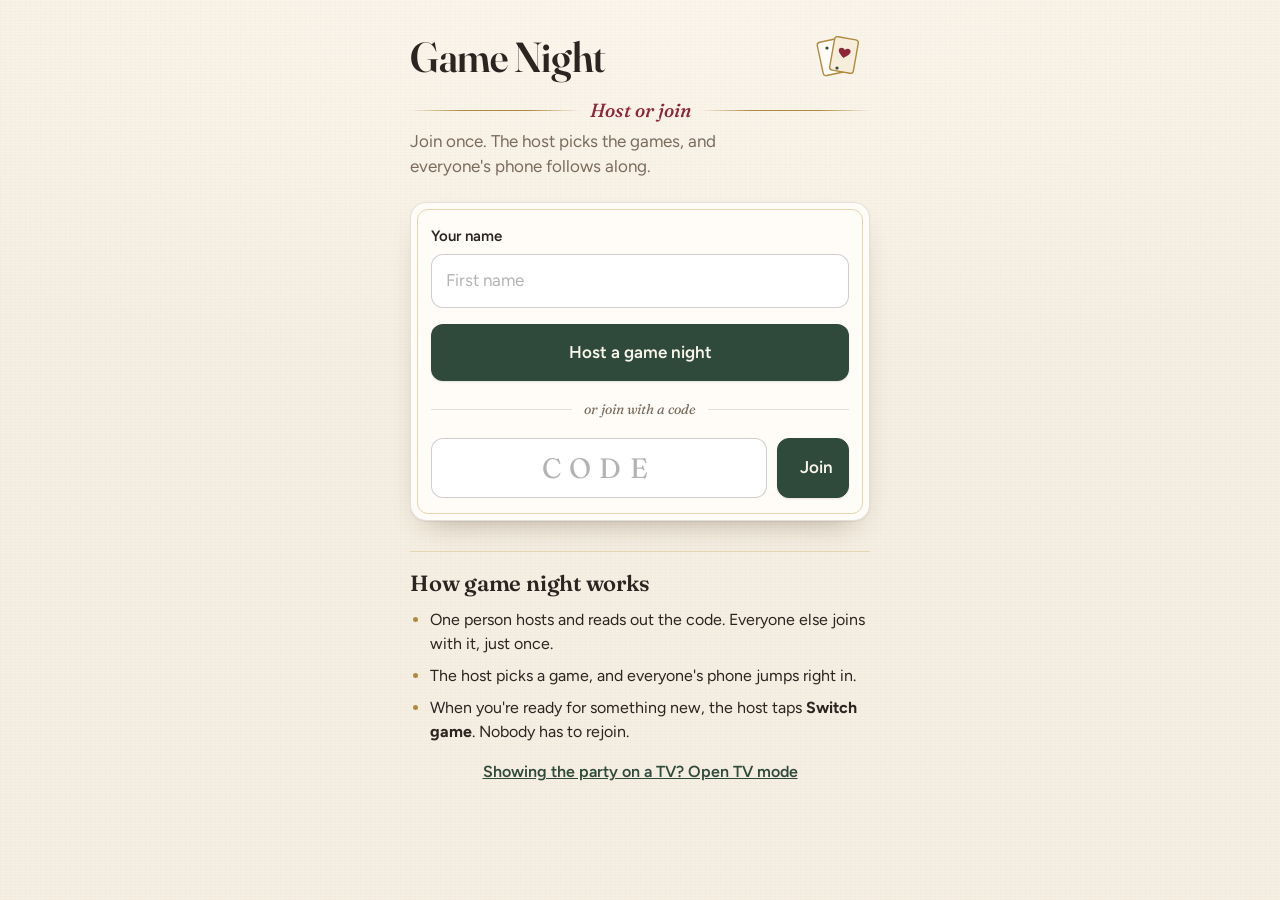
<file: party/index.html>
<!DOCTYPE html>
<html lang="en">
<head>
<meta charset="utf-8">
<meta name="viewport" content="width=device-width,initial-scale=1,viewport-fit=cover">
<meta name="theme-color" content="#f5eee2">
<title>Game Night · Party</title>
<link rel="preconnect" href="https://fonts.googleapis.com">
<link rel="preconnect" href="https://fonts.gstatic.com" crossorigin>
<link href="https://fonts.googleapis.com/css2?family=Fraunces:ital,opsz,wght@0,9..144,500;0,9..144,600;1,9..144,400;1,9..144,500&family=Figtree:wght@400;500;600&display=swap" rel="stylesheet">
<style>
/* VOICE: a warm, grown-up Thanksgiving table. Calm, gracious, a little formal.
   IDEA: the printed place card and menu at a nice dinner. Answers are place cards.
   PICTURE: each answer set like a letterpress card with a thin gold rule; wheat line drawing as the mark.
   COLOUR and TYPE: cream linen, cranberry, forest green, soft gold. Fraunces for display and answers, Figtree for UI.
   LAYOUT: one calm column, generous margins, one decision per screen. */
:root{
  --linen:#f5eee2; --linen2:#efe6d6;
  --card:#fffcf7;
  --ink:#2b2420; --muted:#7a6b5d; --line:rgba(43,36,32,.13);
  --cran:#8e2638; --cran-soft:#f3e1e1;
  --forest:#2f4a3a; --forest-2:#3b5c49;
  --gold:#b08a3e; --gold-soft:#e6d6b0; --gold-pale:#f6eedb;
  --paper:var(--card); --mist:var(--gold-pale);
  --serif:"Fraunces",Georgia,"Times New Roman",serif;
  --sans:"Figtree",system-ui,-apple-system,sans-serif;
  --shadow:0 1px 1px rgba(60,40,20,.06),0 14px 30px -18px rgba(60,40,20,.45);
}
*{box-sizing:border-box;-webkit-tap-highlight-color:transparent;min-width:0}
html,body{margin:0}
body{min-height:100vh;color:var(--ink);font-family:var(--sans);font-size:16px;line-height:1.5;
  background-color:var(--linen);
  background-image:repeating-linear-gradient(0deg,rgba(120,90,50,.018) 0 1px,transparent 1px 3px),repeating-linear-gradient(90deg,rgba(120,90,50,.014) 0 1px,transparent 1px 5px),radial-gradient(120% 60% at 50% 0%,#fbf6ec 0%,transparent 70%);
  padding:calc(env(safe-area-inset-top) + 26px) 20px calc(env(safe-area-inset-bottom) + 96px)}
.wrap{max-width:460px;margin:0 auto;position:relative}
h1,h2,h3{margin:0;font-family:var(--serif);font-weight:600;letter-spacing:-.01em;line-height:1.08}
button,input,textarea,select{font:inherit;color:inherit}
:focus-visible{outline:2px solid var(--forest);outline-offset:3px}
.hidden{display:none!important}

/* ---------- surfaces */
.sheet{background:var(--card);border:1px solid var(--line);border-radius:16px;box-shadow:var(--shadow);padding:22px 20px;position:relative}
.sheet::after{content:"";position:absolute;inset:6px;border:1px solid var(--gold-soft);border-radius:11px;pointer-events:none}
.sheet>*{position:relative;z-index:1}

/* ---------- buttons */
.btn{display:block;width:100%;border:1px solid transparent;border-radius:12px;padding:15px 20px;font-weight:600;font-size:17px;cursor:pointer;background:var(--card);color:var(--ink);
  transition:background .15s,transform .08s,box-shadow .15s;box-shadow:0 1px 2px rgba(60,40,20,.12)}
.btn:active{transform:translateY(1px)}
.btn:disabled{opacity:.45;cursor:default}.btn:disabled:active{transform:none}
.btn-go{background:var(--forest);color:#fbf6ec}
.btn-go:hover{background:var(--forest-2)}
.btn-hot{background:var(--cran);color:#fbf6ec}
.btn-quiet{background:transparent;box-shadow:none;border-color:var(--line);color:var(--ink);font-weight:500}
.btn-quiet:active{background:rgba(43,36,32,.05)}
.btn-chip{width:auto;display:inline-block;padding:8px 14px;font-size:15px;border-color:var(--line);font-weight:600}
.stack{display:grid;gap:12px}
.offLink{margin-top:18px}

/* ---------- masthead */
.hero{display:flex;align-items:center;gap:14px;margin:0 0 6px}
.hero h1{font-size:clamp(32px,9.4vw,42px);font-weight:600;font-variation-settings:"opsz" 144;color:var(--ink);text-wrap:balance}
.hero svg{width:min(64px,16vw);flex:none;margin-left:auto}
.hello{display:flex;align-items:center;gap:10px;font-family:var(--serif);font-style:italic;font-weight:500;font-size:19px;color:var(--cran);margin:6px 0 2px}
.hello::before,.hello::after{content:"";height:1px;flex:1;background:linear-gradient(90deg,transparent,var(--gold) 30%,var(--gold) 70%,transparent)}
.tagline{color:var(--muted);font-size:17px;margin:10px 0 22px;max-width:34ch}
.compact .hero h1{font-size:22px}.compact .hero svg{width:36px}.compact .hero{margin-bottom:16px;padding-bottom:12px;border-bottom:1px solid var(--gold-soft)}

/* ---------- steps */
.steps{display:grid;grid-template-columns:1fr 1fr;gap:0;margin-bottom:18px;border-bottom:1px solid var(--line)}
.steps div{display:flex;align-items:center;gap:8px;padding:8px 2px 10px;font-weight:600;font-size:15px;color:var(--muted);border-bottom:2px solid transparent;margin-bottom:-1px}
.steps b{width:22px;height:22px;border-radius:50%;display:grid;place-items:center;font-size:12px;border:1px solid var(--line);flex:none;font-weight:600}
.steps .on{color:var(--ink);border-bottom-color:var(--cran)}
.steps .on b{background:var(--cran);color:#fbf6ec;border-color:var(--cran)}

/* ---------- forms */
.field{margin-bottom:16px}
.lbl{display:block;font-weight:600;font-size:15px;margin-bottom:7px}
input,textarea,select{width:100%;background:#fff;border:1px solid rgba(43,36,32,.22);border-radius:12px;padding:13px 14px;font-size:17px;outline:none;transition:border-color .15s,box-shadow .15s}
input:focus,textarea:focus,select:focus{border-color:var(--forest);box-shadow:0 0 0 3px rgba(47,74,58,.15)}
textarea{font-family:var(--serif);font-style:italic;font-size:22px;line-height:1.3;min-height:120px;resize:vertical}
::placeholder{color:rgba(43,36,32,.35)}
.err{color:var(--cran);font-weight:600;font-size:15px;margin:-6px 0 12px}
.err:empty{display:none}
.hint{font-size:14px;color:var(--muted);margin:10px 0 0}
.codeRow{display:flex;gap:10px}
.codeInp{font-family:var(--serif)!important;font-size:28px!important;letter-spacing:.3em;text-align:center;text-transform:uppercase;padding:8px 12px!important}
.codeRow .btn-chip{padding:0 22px;font-size:17px;background:var(--forest);color:#fbf6ec;border-color:var(--forest)}
.or{display:flex;align-items:center;gap:12px;color:var(--muted);font-size:14px;margin:18px 0;font-family:var(--serif);font-style:italic}
.or::before,.or::after{content:"";flex:1;height:1px;background:var(--line)}

/* ---------- pass-the-phone inbox */
.inbox{display:flex;align-items:center;gap:16px;margin:18px 0}
.inbox .n{width:54px;height:54px;flex:none;border-radius:50%;border:1px solid var(--gold);display:grid;place-items:center;font-family:var(--serif);font-size:26px;font-weight:600;color:var(--cran)}
.inbox b{display:block;font-size:17px;line-height:1.2}
.chips{display:flex;flex-wrap:wrap;gap:6px;margin-top:6px}
.chips span{background:var(--gold-pale);border:1px solid var(--gold-soft);border-radius:999px;padding:2px 10px;font-size:14px;font-weight:500}
.chips .none{background:none;border:0;padding:0;color:var(--muted)}

/* ---------- how to play */
.rules{margin-top:30px;padding-top:20px;border-top:1px solid var(--gold-soft)}
.rules h2{font-size:22px;margin-bottom:12px}
.rules ul{margin:0;padding-left:20px;color:var(--ink)}.rules li{margin-bottom:8px}.rules li::marker{color:var(--gold)}

/* ---------- handoff */
.cover{text-align:center;padding:36px 22px}
.cover .big{font-size:0;height:60px;margin:0 auto 6px;width:60px;border-radius:50%;border:1px solid var(--gold);background:url("data:image/svg+xml,%3Csvg xmlns=%22http://www.w3.org/2000/svg%22 viewBox=%220 0 64 64%22%3E%3Cpath d=%22M44 8C36 22 26 40 18 58%22 fill=%22none%22 stroke=%22%23b08a3e%22 stroke-width=%221.6%22 stroke-linecap=%22round%22/%3E%3Cg fill=%22%23efe2c2%22 stroke=%22%23b08a3e%22 stroke-width=%221.3%22%3E%3Cellipse cx=%2244.5%22 cy=%227.5%22 rx=%222.6%22 ry=%225.6%22 transform=%22rotate%2822 44.5 7.5%29%22/%3E%3Cellipse cx=%2235.3%22 cy=%2215%22 rx=%222.6%22 ry=%225.6%22 transform=%22rotate%28-18 35.3 15%29%22/%3E%3Cellipse cx=%2244.4%22 cy=%2217%22 rx=%222.6%22 ry=%225.6%22 transform=%22rotate%2852 44.4 17%29%22/%3E%3Cellipse cx=%2231.2%22 cy=%2223%22 rx=%222.6%22 ry=%225.6%22 transform=%22rotate%28-18 31.2 23%29%22/%3E%3Cellipse cx=%2240.3%22 cy=%2225%22 rx=%222.6%22 ry=%225.6%22 transform=%22rotate%2852 40.3 25%29%22/%3E%3Cellipse cx=%2227.0%22 cy=%2231%22 rx=%222.6%22 ry=%225.6%22 transform=%22rotate%28-18 27.0 31%29%22/%3E%3Cellipse cx=%2236.1%22 cy=%2233%22 rx=%222.6%22 ry=%225.6%22 transform=%22rotate%2852 36.1 33%29%22/%3E%3Cellipse cx=%2222.9%22 cy=%2239%22 rx=%222.6%22 ry=%225.6%22 transform=%22rotate%28-18 22.9 39%29%22/%3E%3Cellipse cx=%2232.0%22 cy=%2241%22 rx=%222.6%22 ry=%225.6%22 transform=%22rotate%2852 32.0 41%29%22/%3E%3C/g%3E%3Cpath d=%22M22 50c-8-1-13 3-15 8 6 1 12-1 15-8z%22 fill=%22%232f4a3a%22 opacity=%22.85%22/%3E%3Cpath d=%22M22 50c-5 2-9 4-15 8%22 stroke=%22%23f5eee2%22 stroke-width=%22.8%22 fill=%22none%22/%3E%3C/svg%3E") center/34px no-repeat,radial-gradient(circle,var(--gold-pale),transparent 70%)}
.cover h2{font-size:30px;margin:12px 0 8px}
.cover p{color:var(--muted);margin:0 0 22px}

/* ---------- reveal header */
.bar{display:flex;align-items:flex-end;justify-content:space-between;margin-bottom:12px}
.bar .count{font-family:var(--serif);font-size:30px;font-weight:600;line-height:1;color:var(--ink)}
.bar .meta{font-size:14px;color:var(--muted);margin-top:4px}
.dots{display:flex;gap:6px;flex-wrap:wrap;margin-bottom:18px}
.dots i{width:8px;height:8px;border-radius:50%;background:var(--gold-soft)}
.dots i.done{background:var(--gold)}.dots i.cur{background:var(--cran);box-shadow:0 0 0 3px var(--cran-soft)}

/* ---------- the place card */
.slip{position:relative;background:var(--card);border-radius:6px;box-shadow:0 1px 1px rgba(60,40,20,.08),0 22px 40px -22px rgba(60,40,20,.55);padding:34px 26px 34px;margin:4px 0 22px;min-height:210px;text-align:center;display:flex;flex-direction:column;justify-content:center;border:1px solid var(--line)}
.slip::before{content:"";position:absolute;inset:8px;border:1px solid var(--gold);border-radius:3px;pointer-events:none}
.slip::after{content:"";position:absolute;left:50%;top:8px;width:46px;height:14px;transform:translate(-50%,-50%);background:var(--card) url("data:image/svg+xml,%3Csvg xmlns='http://www.w3.org/2000/svg' viewBox='0 0 46 14'%3E%3Cpath d='M23 2c3 3 3 7 0 10-3-3-3-7 0-10z' fill='%23b08a3e'/%3E%3Cpath d='M4 7h12M30 7h12' stroke='%23b08a3e' stroke-width='1'/%3E%3C/svg%3E") center/46px 14px no-repeat}
.slip .tag{font-family:var(--serif);font-style:italic;color:var(--muted);font-size:15px;position:relative}
.slip .hand{font-family:var(--serif);font-style:italic;font-weight:500;font-size:clamp(28px,8vw,36px);line-height:1.18;overflow-wrap:anywhere;position:relative;margin-top:10px;color:var(--ink);text-wrap:balance}
.slip .ptag{position:relative;align-self:center;display:inline-block;color:var(--forest);font-size:13px;font-weight:600;margin-bottom:8px;padding:2px 10px;border:1px solid rgba(47,74,58,.3);border-radius:999px}
.slip.pull{animation:card .5s cubic-bezier(.2,.7,.3,1)}
@keyframes card{from{opacity:0;transform:translateY(18px) scale(.98)}}
.who{text-align:center;background:var(--cran);color:#fbf6ec;border-radius:14px;padding:16px 14px 18px;margin-bottom:14px;box-shadow:var(--shadow);animation:rise .35s ease-out;position:relative}
.who::after{content:"";position:absolute;inset:5px;border:1px solid rgba(251,246,236,.35);border-radius:10px;pointer-events:none}
.who span{font-family:var(--serif);font-style:italic;opacity:.85}.who b{display:block;font-family:var(--serif);font-weight:600;font-size:38px;line-height:1.05;margin-top:2px}
.guess{text-align:center;color:var(--ink);font-family:var(--serif);font-size:19px;margin:0 0 14px}
.right{text-align:center;color:var(--ink);font-weight:600;margin:0 0 10px}
.vcount{text-align:center;color:var(--muted);margin:10px 0 14px;font-size:15px}
.bd{display:flex;flex-wrap:wrap;justify-content:center;gap:6px;margin:0 0 18px}
.bd span{background:var(--card);border:1px solid var(--line);border-radius:999px;padding:3px 12px;font-size:14px;color:var(--muted)}
.bd span.ok{background:var(--forest);border-color:var(--forest);color:#fbf6ec}
.wait{text-align:center;color:var(--muted);font-family:var(--serif);font-style:italic;font-size:17px;margin:18px 0}
.dotty::after{content:"";animation:dots 1.4s steps(4) infinite}
@keyframes dots{0%{content:""}25%{content:"."}50%{content:".."}75%{content:"..."}}

/* ---------- voting */
.votes{display:grid;grid-template-columns:1fr 1fr;gap:10px;margin:8px 0 6px}
.votes button{border:1px solid var(--line);border-radius:12px;background:var(--card);padding:13px 8px;font-weight:600;font-size:17px;cursor:pointer;min-height:52px;overflow-wrap:anywhere;box-shadow:0 1px 2px rgba(60,40,20,.1);transition:background .15s,color .15s}
.votes button:active{transform:translateY(1px)}
.votes button.sel{background:var(--forest);border-color:var(--forest);color:#fbf6ec}

/* ---------- lists */
.list{list-style:none;padding:0;margin:0}
.list li{display:flex;justify-content:space-between;align-items:center;gap:12px;padding:12px 0;border-bottom:1px solid var(--line)}
.list li:last-child{border-bottom:0}
.list .t{font-family:var(--serif);font-style:italic;font-size:19px;line-height:1.3}
.list .nm{flex:none;color:var(--cran);font-weight:600;font-size:15px}
.list .rm{flex:none;background:none;border:0;color:var(--cran);font-weight:600;min-height:44px;cursor:pointer;text-decoration:underline}
.plist{list-style:none;margin:0;padding:0}
.plist li{display:flex;align-items:center;gap:12px;padding:10px 0;border-bottom:1px solid var(--line)}
.plist li:last-child{border-bottom:0}
.plist .st{width:30px;height:30px;flex:none;border-radius:50%;border:1px solid var(--line);display:grid;place-items:center;font-size:13px;color:var(--muted)}
.plist .st.ok{background:var(--forest);border-color:var(--forest);color:#fbf6ec}
.plist .nm{font-weight:600;font-size:17px;flex:1}
.plist .badge{color:var(--gold);border:1px solid var(--gold-soft);border-radius:999px;padding:1px 9px;font-size:12px;font-weight:600}
.plist .me{color:var(--muted);font-size:14px}
.plist .pts{font-family:var(--serif);font-weight:600;font-size:22px}
.plist .rm{background:none;border:0;color:var(--cran);font-weight:600;text-decoration:underline;cursor:pointer;min-height:40px}

/* ---------- writing */
.mine{background:var(--gold-pale);border-radius:10px;padding:12px 14px;font-family:var(--serif);font-style:italic;font-size:21px;line-height:1.3;margin:10px 0 14px;overflow-wrap:anywhere}
.okline{display:flex;align-items:center;gap:10px;font-weight:600;font-size:18px}
.okline i{font-style:normal;width:28px;height:28px;border-radius:50%;background:var(--forest);color:#fbf6ec;display:grid;place-items:center;font-size:14px}

/* ---------- prompt card */
.pcard{position:relative;background:var(--forest);color:#fbf6ec;border-radius:16px;box-shadow:var(--shadow);padding:20px 20px 18px;margin-bottom:16px}
.pcard::after{content:"";position:absolute;inset:6px;border:1px solid rgba(230,214,176,.45);border-radius:11px;pointer-events:none}
.pcard>*{position:relative;z-index:1}
.pcard .k{font-family:var(--serif);font-style:italic;font-size:15px;color:var(--gold-soft)}
.pcard .q{font-family:var(--serif);font-weight:500;font-size:clamp(23px,6.6vw,28px);line-height:1.15;margin-top:4px;text-wrap:balance}
.pcard .btn-chip{margin-top:14px;background:transparent;color:#fbf6ec;border-color:rgba(251,246,236,.45);box-shadow:none}
.picker{display:flex;flex-wrap:wrap;gap:8px;margin:0 0 18px}
.picker button{border:1px solid var(--line);border-radius:999px;background:var(--card);font-weight:500;font-size:15px;padding:8px 14px;cursor:pointer;text-align:left}
.picker button.sel{background:var(--forest);border-color:var(--forest);color:#fbf6ec}
.picker .surprise{background:var(--cran);border-color:var(--cran);color:#fbf6ec}
.tvLink{display:block;text-align:center;color:var(--forest);font-weight:600;margin:16px 0 0}

/* ---------- network + dialogs */
.net{position:fixed;left:50%;top:calc(env(safe-area-inset-top) + 10px);transform:translateX(-50%);z-index:20;background:var(--ink);color:#fbf6ec;border-radius:999px;padding:7px 14px;font-weight:600;font-size:14px;display:none}
.net.on{display:block}
.scrim{position:fixed;inset:0;z-index:10;display:none;align-items:flex-end;justify-content:center;background:rgba(43,36,32,.45);backdrop-filter:blur(2px);padding:16px 16px calc(env(safe-area-inset-bottom) + 16px)}
.scrim.open{display:flex}
.dialog{width:100%;max-width:460px;animation:rise .25s ease-out}
.dialog h2{font-size:26px;margin-bottom:8px}
.dialog p{margin:0 0 18px;color:var(--muted)}
@keyframes rise{from{transform:translateY(24px);opacity:0}}

/* ---------- rules */
.rulesFab{position:fixed;right:max(16px,env(safe-area-inset-right));bottom:calc(env(safe-area-inset-bottom) + 16px);z-index:9;border:1px solid var(--line);border-radius:999px;background:var(--card);color:var(--ink);font:600 15px var(--sans);padding:10px 16px;box-shadow:var(--shadow);cursor:pointer}
.rulesDlg{max-height:min(82vh,760px);overflow-y:auto;-webkit-overflow-scrolling:touch}
.rulesDlg h2{font-size:26px;margin:0 0 6px}
.rulesDlg h3{font-size:18px;margin:18px 0 4px;color:var(--cran)}
.rulesDlg p,.rulesDlg li{color:var(--ink);font-size:16px;line-height:1.5}
.rulesDlg p{margin:0 0 6px}.rulesDlg ul{margin:0;padding-left:20px}.rulesDlg li{margin-bottom:5px}.rulesDlg li::marker{color:var(--gold)}
.rulesDlg .tip{background:var(--gold-pale);border-radius:10px;padding:10px 12px;margin:12px 0 4px;font-size:15px}
.rulesFoot{position:sticky;bottom:-22px;background:var(--card);padding:12px 0 20px;margin:10px 0 -22px;border-top:1px solid var(--line)}.rulesFoot .btn{margin:0}

/* ---------- reveal burst */
.fx-burst{position:fixed;z-index:40;pointer-events:none}.fx-burst svg{display:block;width:100%;height:100%}

@media (prefers-reduced-motion:reduce){.slip.pull,.who,.dialog{animation:none}}

/* ---------- party hub */
.picks{display:grid;gap:10px;margin:0 0 16px}
.pick{display:flex;align-items:center;gap:12px;width:100%;text-align:left;background:var(--card);border:1px solid var(--line);border-radius:14px;padding:12px;cursor:pointer;font:inherit;color:inherit;box-shadow:0 1px 2px rgba(60,40,20,.08)}
.pick .dot{width:46px;height:46px;flex:none;border-radius:50%;display:grid;place-items:center}
.pick .dot svg{width:32px;height:32px}
.pick b{display:block;font-family:var(--serif);font-weight:600;font-size:19px;line-height:1.2}
.pick span.s{font-size:14px;color:var(--muted)}
.pick.sel{border-color:var(--accent,var(--forest));box-shadow:0 0 0 2px var(--accent,var(--forest))}
.startBtn{background:var(--accent,var(--forest));color:#fbf6ec}
.lobbyCode{font-family:var(--serif);font-weight:600;font-size:54px;letter-spacing:.14em;line-height:1;color:var(--cran)}
.waitCard{text-align:center;padding:26px 20px}
.waitCard b{display:block;font-family:var(--serif);font-weight:600;font-size:24px;margin-bottom:4px}
</style>
</head>
<body>
<div class="wrap">
  <div class="hero"><h1>Game Night</h1><svg viewBox="0 0 64 64" aria-hidden="true"><rect x="14" y="14" width="24" height="34" rx="3" transform="rotate(-12 26 31)" fill="#fffcf7" stroke="#b08a3e" stroke-width="1.4"/><rect x="26" y="12" width="24" height="34" rx="3" transform="rotate(10 38 29)" fill="#f6eedb" stroke="#b08a3e" stroke-width="1.4"/><path d="M38 24c2-3 6-2 6 1 0 3-6 7-6 7s-6-4-6-7c0-3 4-4 6-1z" transform="rotate(10 38 29)" fill="#8e2638"/><circle cx="21" cy="22" r="1.6" fill="#2f4a3a"/><circle cx="31" cy="42" r="1.6" fill="#2f4a3a"/></svg></div>

  <section id="vStart" class="hidden">
    <div class="hello">Host or join</div>
    <p class="tagline" style="margin-top:4px">Join once. The host picks the games, and everyone's phone follows along.</p>
    <div class="sheet">
      <div class="field"><label class="lbl" for="oName">Your name</label><input id="oName" maxlength="20" autocomplete="off" placeholder="First name"></div>
      <button class="btn btn-go" id="hostBtn" type="button">Host a game night</button>
      <div class="or" id="orJoin">or join with a code</div>
      <div class="codeRow">
        <input class="codeInp" id="oCode" maxlength="4" autocomplete="off" autocapitalize="characters" spellcheck="false" placeholder="CODE">
        <button class="btn btn-chip" id="joinBtn" type="button">Join</button>
      </div>
      <div class="err" id="oErr" style="margin:12px 0 0"></div>
      <button class="btn btn-go hidden" id="bigJoin" type="button">Join</button>
    </div>
    <button class="btn btn-quiet offLink hidden" id="hostInstead" type="button">Want to host your own game night instead?</button>
    <div class="rules">
      <h2>How game night works</h2>
      <ul>
        <li>One person hosts and reads out the code. Everyone else joins with it, just once.</li>
        <li>The host picks a game, and everyone's phone jumps right in.</li>
        <li>When you're ready for something new, the host taps <b>Switch game</b>. Nobody has to rejoin.</li>
      </ul>
    </div>
    <a class="tvLink" href="tv.html">Showing the party on a TV? Open TV mode</a>
  </section>

  <section id="vLobby" class="hidden">
    <div class="bar"><div><div class="lobbyCode" id="lCode">ABCD</div><div class="meta" id="lMeta">Everyone joins with this party code</div></div><button class="btn btn-chip" id="lLeave" type="button">Leave</button></div>
    <div class="sheet" style="margin-bottom:18px">
      <p style="margin:0 0 6px;font-family:var(--serif);font-weight:600;font-size:19px" id="lCount">Players</p>
      <ul class="plist" id="lList"></ul>
    </div>
    <div id="lHost" class="hidden">
      <h2 style="font-size:22px;margin:0 0 10px">Pick a game</h2>
      <div class="picks" id="picks"></div>
      <button class="btn startBtn" id="lStart" type="button" disabled>Pick a game to start</button>
      <p class="hint" style="text-align:center">Everyone's phone will jump into it. You can switch games anytime.</p>
      <button class="btn btn-quiet offLink" id="lTv" type="button">Show the party on a TV or laptop</button>
    </div>
    <div id="lWait" class="sheet waitCard hidden"><b id="wTitle">Hang tight</b><span class="dotty" id="wText">Waiting for the host to pick a game</span></div>
  </section>
</div>

<div class="net" id="net">Reconnecting…</div>
<div class="scrim" id="scrim"><div class="sheet dialog" role="dialog" aria-modal="true" aria-labelledby="dT"><h2 id="dT"></h2><p id="dP"></p><div class="stack" id="dB"></div></div></div>

<script>
{
const $=id=>document.getElementById(id);
const esc=t=>String(t).replace(/[&<>"']/g,c=>({"&":"&amp;","<":"&lt;",">":"&gt;",'"':"&quot;","'":"&#39;"}[c]));
const GAMES=[{"id": "chameleon", "name": "Chameleon", "color": "#2f4a3a", "mark": "<svg viewBox=\"0 0 120 84\"><g stroke=\"#e6d6b0\" stroke-width=\"2.4\" stroke-linecap=\"round\" stroke-linejoin=\"round\" fill=\"none\"><path d=\"M6 74 Q60 66 116 74\"/><path d=\"M44 58 L41 71 M58 59 L60 71 M80 58 L78 70 M94 54 L97 69\"/><path d=\"M40 56 C14 60 8 42 18 34 C28 26 40 36 32 44 C28 48 22 45 24 40\"/><path d=\"M38 50 C40 30 64 20 86 26 C98 29 108 38 110 46 C106 54 96 57 86 57 L46 59 C40 59 37 56 38 50Z\"/><path d=\"M60 24 L64 17 L70 22 L76 16 L80 24\"/><circle cx=\"94\" cy=\"40\" r=\"7\"/><\/g><circle cx=\"95.5\" cy=\"40\" r=\"2.8\" fill=\"#e6d6b0\"/><\/svg>", "short": "Find the bluffer who doesn't know the word"}, {"id": "thankful", "name": "Who's Thankful For That?", "color": "#8e2638", "mark": "<svg viewBox=\"0 0 64 64\"><path d=\"M44 8C36 22 26 40 18 58\" fill=\"none\" stroke=\"#e6d6b0\" stroke-width=\"2\" stroke-linecap=\"round\"/><g fill=\"none\" stroke=\"#e6d6b0\" stroke-width=\"1.8\"><ellipse cx=\"44.5\" cy=\"7.5\" rx=\"2.6\" ry=\"5.6\" transform=\"rotate(22 44.5 7.5)\"/><ellipse cx=\"35.3\" cy=\"15\" rx=\"2.6\" ry=\"5.6\" transform=\"rotate(-18 35.3 15)\"/><ellipse cx=\"44.4\" cy=\"17\" rx=\"2.6\" ry=\"5.6\" transform=\"rotate(52 44.4 17)\"/><ellipse cx=\"31.1\" cy=\"23\" rx=\"2.6\" ry=\"5.6\" transform=\"rotate(-18 31.1 23)\"/><ellipse cx=\"40.2\" cy=\"25\" rx=\"2.6\" ry=\"5.6\" transform=\"rotate(52 40.2 25)\"/><ellipse cx=\"27\" cy=\"31\" rx=\"2.6\" ry=\"5.6\" transform=\"rotate(-18 27 31)\"/><ellipse cx=\"36.1\" cy=\"33\" rx=\"2.6\" ry=\"5.6\" transform=\"rotate(52 36.1 33)\"/><\/g><\/svg>", "short": "Guess who's thankful for what"}, {"id": "gobble", "name": "Gobble Minds", "color": "#97742f", "mark": "<svg viewBox=\"0 0 64 64\"><g stroke=\"#e6d6b0\" stroke-width=\"1.3\" stroke-linejoin=\"round\"><ellipse cx=\"16.2\" cy=\"35.2\" rx=\"5\" ry=\"11\" transform=\"rotate(-80 16.2 35.2)\" fill=\"none\"/><ellipse cx=\"18.1\" cy=\"30.0\" rx=\"5\" ry=\"11\" transform=\"rotate(-60 18.1 30.0)\" fill=\"none\"/><ellipse cx=\"21.7\" cy=\"25.7\" rx=\"5\" ry=\"11\" transform=\"rotate(-40 21.7 25.7)\" fill=\"none\"/><ellipse cx=\"26.5\" cy=\"23.0\" rx=\"5\" ry=\"11\" transform=\"rotate(-20 26.5 23.0)\" fill=\"none\"/><ellipse cx=\"32.0\" cy=\"22.0\" rx=\"5\" ry=\"11\" transform=\"rotate(0 32.0 22.0)\" fill=\"none\"/><ellipse cx=\"37.5\" cy=\"23.0\" rx=\"5\" ry=\"11\" transform=\"rotate(20 37.5 23.0)\" fill=\"none\"/><ellipse cx=\"42.3\" cy=\"25.7\" rx=\"5\" ry=\"11\" transform=\"rotate(40 42.3 25.7)\" fill=\"none\"/><ellipse cx=\"45.9\" cy=\"30.0\" rx=\"5\" ry=\"11\" transform=\"rotate(60 45.9 30.0)\" fill=\"none\"/><ellipse cx=\"47.8\" cy=\"35.2\" rx=\"5\" ry=\"11\" transform=\"rotate(80 47.8 35.2)\" fill=\"none\"/><ellipse cx=\"32\" cy=\"44\" rx=\"11\" ry=\"12\" fill=\"none\"/><circle cx=\"32\" cy=\"30\" r=\"6\" fill=\"none\"/><\/g><path d=\"M37 30l4 1.5-4 1.5z\" fill=\"#e6d6b0\"/><path d=\"M36 33c2 2 2 5 0 6-1-2-1-4 0-6z\" fill=\"#e6d6b0\"/><circle cx=\"34\" cy=\"28\" r=\"1.2\" fill=\"#e6d6b0\"/><path d=\"M28 55v6M36 55v6\" stroke=\"#e6d6b0\" stroke-width=\"1.4\" stroke-linecap=\"round\"/><\/svg>", "short": "Match the table, or be the Odd Bird"}, {"id": "scribble", "name": "Scribble Telephone", "color": "#2f5d8a", "mark": "<svg viewBox=\"0 0 64 64\"><path d=\"M8 50c6-8 10 4 16-4s8-14 14-8 6 12 12 6\" fill=\"none\" stroke=\"#e6d6b0\" stroke-width=\"2.2\" stroke-linecap=\"round\"/><g stroke=\"#e6d6b0\" stroke-width=\"2\" stroke-linejoin=\"round\" fill=\"none\"><path d=\"M40 8l10 10-20 20-12 3 3-12z\"/><path d=\"M36 12l10 10\"/><\/g><\/svg>", "short": "Draw it, guess it, pass it on"}, {"id": "trivia", "name": "Fast Finger Trivia", "color": "#5e3a5a", "mark": "<svg viewBox=\"0 0 64 64\"><path d=\"M36 8 L18 36 h13 l-4 20 l19-28 h-13 z\" fill=\"none\" stroke=\"#e6d6b0\" stroke-width=\"2.2\" stroke-linejoin=\"round\"/><path d=\"M12 22l-4-2M10 32H5M52 22l4-2M54 32h5\" stroke=\"#e6d6b0\" stroke-width=\"2\" stroke-linecap=\"round\"/><\/svg>", "short": "Know it? Tap it fast"}, {"id": "insidejob", "name": "Inside Job", "color": "#3d3d5c", "mark": "<svg viewBox=\"0 0 120 84\"><g stroke=\"#e6d6b0\" stroke-width=\"2.4\" stroke-linecap=\"round\" stroke-linejoin=\"round\" fill=\"none\"><path d=\"M14 36 C22 22 44 20 60 30 C76 20 98 22 106 36 C102 54 82 62 70 52 C66 49 63 46 60 46 C57 46 54 49 50 52 C38 62 18 54 14 36Z\"/><path d=\"M14 36 C8 34 5 30 4 25 M106 36 C112 34 115 30 116 25\"/><ellipse cx=\"38\" cy=\"38\" rx=\"9\" ry=\"6\"/><ellipse cx=\"82\" cy=\"38\" rx=\"9\" ry=\"6\"/><\/g><\/svg>", "short": "Find the Mole who doesn't know where you are"}];
const PHONE=g=>g==="thankful"?"/":`/${g}/`;
const VIEWS=["vStart","vLobby"];
function show(id){ VIEWS.forEach(v=>$(v).classList.toggle("hidden",v!==id)); document.body.classList.toggle("compact",id!=="vStart"); window.scrollTo(0,0); }
function dialog(title,text,buttons){
  $("dT").textContent=title; $("dP").textContent=text;
  $("dB").innerHTML=buttons.map((b,i)=>`<button class="btn ${b.cls||"btn-go"}" data-i="${i}" type="button">${esc(b.label)}</button>`).join("");
  $("dB").querySelectorAll("button").forEach(el=>el.onclick=()=>{ $("scrim").classList.remove("open"); const f=buttons[+el.dataset.i].go; if(f) f(); });
  $("scrim").classList.add("open"); $("dB").querySelector("button").focus();
}
$("scrim").onclick=e=>{ if(e.target===$("scrim")) $("scrim").classList.remove("open"); };
document.addEventListener("keydown",e=>{ if(e.key==="Escape") $("scrim").classList.remove("open"); });

const KEY="party-v1";
let M={pid:"",name:"",code:"",hostId:""};
try{ Object.assign(M, JSON.parse(localStorage.getItem(KEY)||"{}")); }catch(e){}
if(!M.pid) M.pid=(Math.random().toString(36).slice(2)+Date.now().toString(36)).slice(0,20);
try{ if(!M.name){ for(const k of ["thankful-online-v1","gobble-online-v1","scribble-online-v1","chameleon-online-v1","trivia-online-v1","insidejob-online-v1"]){ const t=JSON.parse(localStorage.getItem(k)||"{}"); if(t.name){ M.name=t.name; break; } } } }catch(e){}
const save=()=>{ try{ localStorage.setItem(KEY,JSON.stringify(M)); }catch(e){} };
save();
$("oName").value=M.name||"";
const qc=(new URLSearchParams(location.search).get("code")||"").toUpperCase();
if(/^[A-Z]{4}$/.test(qc)){
  // Arrived with a code: make joining the only obvious step
  $("oCode").value=qc;
  ["hostBtn","orJoin"].forEach(id=>$(id).classList.add("hidden"));
  $("oCode").closest(".codeRow").classList.add("hidden");
  $("bigJoin").textContent=`Join game night ${qc}`; $("bigJoin").classList.remove("hidden"); $("hostInstead").classList.remove("hidden");
  document.querySelector("#vStart .hello").textContent="You're invited";
  document.querySelector("#vStart .tagline").textContent="Type your name and tap Join. The host picks the games, and your phone follows along.";
  $("bigJoin").onclick=()=>$("joinBtn").click();
  $("oName").addEventListener("keydown",e=>{ if(e.key==="Enter") $("joinBtn").click(); });
  $("hostInstead").onclick=()=>{ ["hostBtn","orJoin","hostInstead","bigJoin"].forEach(id=>$(id).classList.toggle("hidden",id==="bigJoin"||id==="hostInstead")); $("oCode").closest(".codeRow").classList.remove("hidden"); $("oCode").value=""; };
}

let V=null, poller=null, busy=false, fails=0, choice="", going=false;
async function call(method,body){
  const r=await fetch(method==="GET"?`/api/party?code=${encodeURIComponent(M.code)}`:"/api/party", method==="GET"?{cache:"no-store"}:{method:"POST",headers:{"Content-Type":"application/json"},body:JSON.stringify(body)});
  const j=await r.json().catch(()=>({error:"The game server didn't answer."}));
  if(!r.ok){ const e=new Error(j.error||"Something went wrong."); e.status=r.status; throw e; }
  return j;
}
async function api(body){ try{ const j=await call("POST",Object.assign({pid:M.pid,code:M.code},body)); apply(j); return true; }catch(e){ dialog("That didn't go through",e.message,[{label:"OK"}]); return false; } }
function needName(){ const n=$("oName").value.trim(); if(!n){ $("oErr").textContent="Add your name first."; $("oName").focus(); return null; } M.name=n; save(); return n; }
$("oCode").addEventListener("input",e=>{ e.target.value=e.target.value.toUpperCase().replace(/[^A-Z]/g,""); });
$("hostBtn").onclick=async()=>{
  const name=needName(); if(!name||busy) return;
  const typed=$("oCode").value.trim();
  if(typed){ dialog("Join or host?",`You typed the code ${typed}. To get into that party, tap Join. Host starts a brand-new party with its own code.`,[{label:`Join ${typed}`,go:()=>$("joinBtn").click()},{label:"Host a new party instead",cls:"btn-quiet",go:()=>{ $("oCode").value=""; $("hostBtn").click(); }}]); return; }
  busy=true; $("oErr").textContent=""; $("hostBtn").textContent="Setting it up…";
  try{ const j=await call("POST",{action:"create",pid:M.pid,name}); M.code=j.room.code; M.hostId=j.room.hostId; save(); goOnline(j); }catch(e){ $("oErr").textContent=e.message; }
  busy=false; $("hostBtn").textContent="Host a game night";
};
$("joinBtn").onclick=async()=>{
  const name=needName(); if(!name||busy) return;
  const code=$("oCode").value.trim();
  if(code.length!==4){ $("oErr").textContent="Type the 4-letter code the host read out."; $("oCode").focus(); return; }
  busy=true; $("oErr").textContent="";
  try{ M.code=code; const j=await call("POST",{action:"join",pid:M.pid,code,name}); M.hostId=j.room.hostId; save(); goOnline(j); }catch(e){ $("oErr").textContent=e.message; M.code=""; save(); }
  busy=false;
};
function goOnline(j){ apply(j); clearInterval(poller); poller=setInterval(poll,1500); }
async function poll(){
  if(!M.code) return;
  try{ const j=await call("GET"); fails=0; $("net").classList.remove("on"); apply(j); }
  catch(e){ if(e.status===404){ stop(); dialog("This party has ended","The party expired or was closed. Host or join a new one.",[{label:"OK"}]); return; } if(++fails>=2) $("net").classList.add("on"); }
}
function stop(){ clearInterval(poller); poller=null; M.code=""; M.hostId=""; save(); $("net").classList.remove("on"); show("vStart"); }
$("lLeave").onclick=()=>{
  const host=V&&V.room.hostId===M.pid;
  if(host) dialog("End the game night?",`Everyone's phone goes back to the start screen, and party ${M.code} closes. You can host a new one anytime.`,[
    {label:"End it for everyone",cls:"btn-hot",go:async()=>{ try{ await call("POST",{action:"end",pid:M.pid,code:M.code}); }catch(e){} stop(); }},{label:"Keep it going",cls:"btn-quiet"}]);
  else dialog("Leave the game night?","You can rejoin anytime with the same code.",[
    {label:"Leave",cls:"btn-hot",go:async()=>{ try{ await call("POST",{action:"leave",pid:M.pid,code:M.code}); }catch(e){} stop(); }},{label:"Stay",cls:"btn-quiet"}]);
};
const tvUrl=()=>`${location.origin}/party/tv.html?code=${V.room.code}`;
$("lTv").onclick=()=>dialog("Show it on a TV","Open this link in the browser on a TV, laptop or tablet. It follows the party from game to game and doesn't count as a player.",[
  {label:"Copy the TV link",go:async()=>{ try{ await navigator.clipboard.writeText(tvUrl()); }catch(e){} dialog("TV link",tvUrl(),[{label:"Done"}]); }},
  {label:"Open TV mode on this device",cls:"btn-quiet",go:()=>{ location.href=tvUrl(); }},{label:"Cancel",cls:"btn-quiet"}]);

$("picks").innerHTML=GAMES.map(g=>`<button class="pick" type="button" data-g="${g.id}" style="--accent:${g.color}" aria-pressed="false"><span class="dot" style="background:${g.color}" aria-hidden="true">${g.mark}</span><span><b>${esc(g.name)}</b><span class="s">${esc(g.short)}</span></span></button>`).join("");
$("picks").querySelectorAll(".pick").forEach(b=>b.onclick=()=>{
  choice=b.dataset.g; const g=GAMES.find(x=>x.id===choice);
  $("picks").querySelectorAll(".pick").forEach(x=>{ x.classList.toggle("sel",x===b); x.setAttribute("aria-pressed",String(x===b)); });
  $("lStart").disabled=false; $("lStart").textContent=`Start ${g.name}`; $("lStart").style.setProperty("--accent",g.color);
});
$("lStart").onclick=async()=>{ if(!choice) return; $("lStart").textContent="Starting…"; await api({action:"game",game:choice}); };

function apply(j){
  V=j; const r=j.room;
  if(!j.players.some(p=>p.id===M.pid)){ stop(); dialog("You're not in this party","The host may have removed you. You can join again with the code.",[{label:"OK"}]); return; }
  M.hostId=r.hostId; save();
  if(r.game){ if(!going){ going=true; location.href=`${PHONE(r.game)}?party=${r.code}`; } return; }
  if($("vLobby").classList.contains("hidden")) show("vLobby");
  const host=r.hostId===M.pid, hostName=(j.players.find(p=>p.id===r.hostId)||{name:"The host"}).name;
  $("lCode").textContent=r.code;
  $("lMeta").textContent=`Everyone joins at ${location.host}/party with this code`;
  $("lCount").textContent=j.players.length===1?"1 player so far":`${j.players.length} players so far`;
  $("lList").innerHTML=j.players.map(p=>`<li><span class="nm">${esc(p.name)}</span>${p.id===r.hostId?'<span class="badge">Host</span>':""}${p.id===M.pid?'<span class="me">You</span>':""}${host&&p.id!==r.hostId?`<button class="rm" type="button" data-k="${p.id}">Remove</button>`:""}</li>`).join("");
  $("lList").querySelectorAll("[data-k]").forEach(b=>b.onclick=()=>{ const n=(j.players.find(p=>p.id===b.dataset.k)||{}).name; dialog(`Remove ${n}?`,"Use this if someone joined twice or left.",[{label:"Remove",cls:"btn-hot",go:()=>api({action:"kick",who:b.dataset.k})},{label:"Cancel",cls:"btn-quiet"}]); });
  $("lHost").classList.toggle("hidden",!host); $("lWait").classList.toggle("hidden",host);
  if(!host){ $("wTitle").textContent="You're in!"; $("wText").textContent=`Waiting for ${hostName} to pick a game`; }
}

if(new URLSearchParams(location.search).get("ended")){ history.replaceState(null,"","/party/"); dialog("That game night has ended","The host closed the party. Host a new one or join with a new code.",[{label:"OK"}]); }
if(M.code&&(!qc||qc===M.code)){ show("vStart"); call("GET").then(j=>{ if(j.players.some(p=>p.id===M.pid)) goOnline(j); else { M.code=""; save(); } }).catch(()=>{ M.code=""; save(); }); }
else show("vStart");
}
</script>
</body>
</html>
</file>
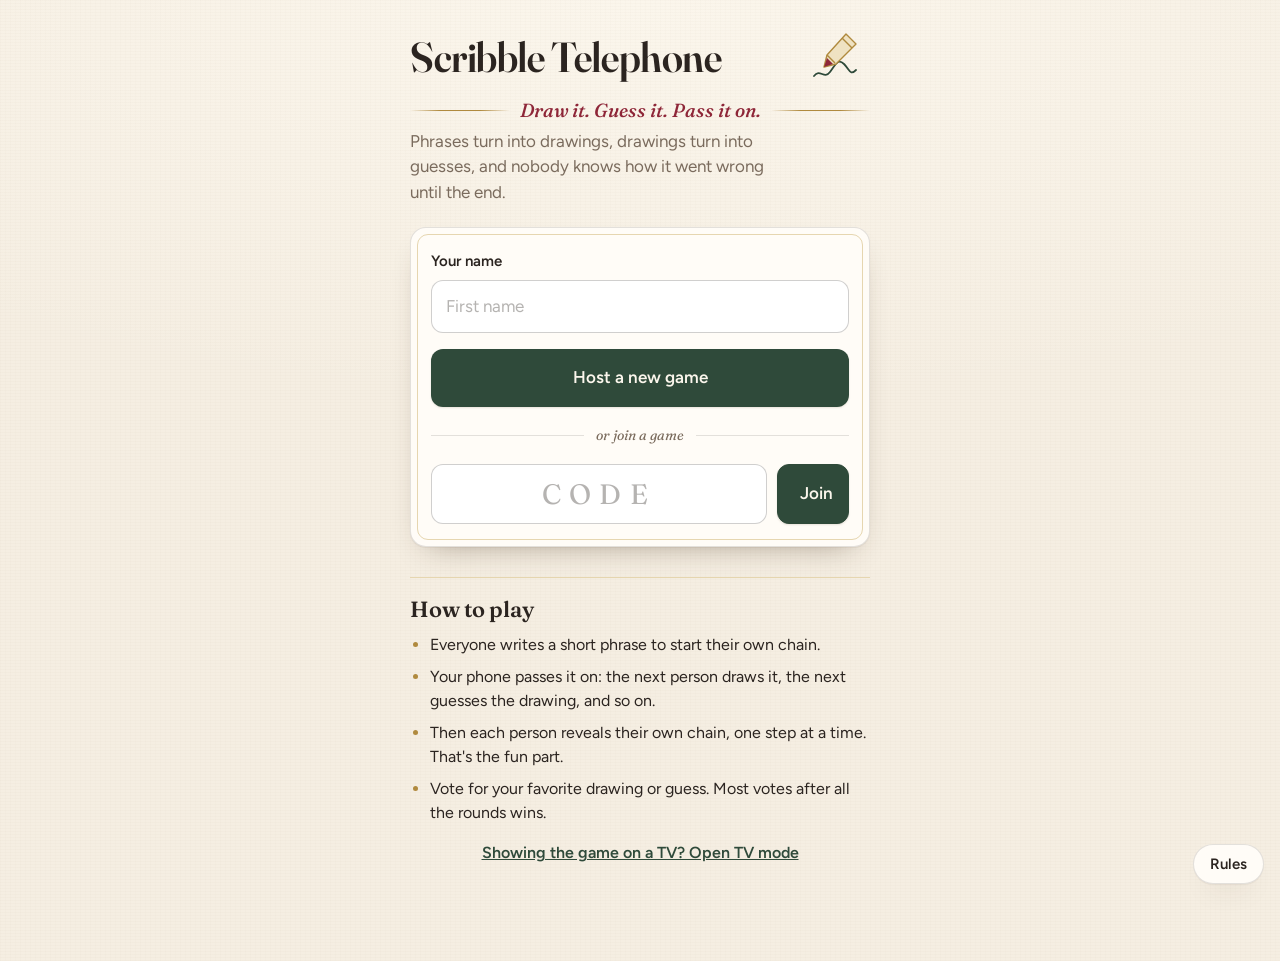
<file: scribble/index.html>
<!DOCTYPE html>
<html lang="en">
<head>
<meta charset="utf-8">
<meta name="viewport" content="width=device-width,initial-scale=1,viewport-fit=cover">
<meta name="theme-color" content="#f5eee2">
<title>Scribble Telephone</title>
<link rel="preconnect" href="https://fonts.googleapis.com">
<link rel="preconnect" href="https://fonts.gstatic.com" crossorigin>
<link href="https://fonts.googleapis.com/css2?family=Fraunces:ital,opsz,wght@0,9..144,500;0,9..144,600;1,9..144,400;1,9..144,500&family=Figtree:wght@400;500;600&display=swap" rel="stylesheet">
<style>
/* VOICE: a warm, grown-up Thanksgiving table. Calm, gracious, a little formal.
   IDEA: the printed place card and menu at a nice dinner. Answers are place cards.
   PICTURE: each answer set like a letterpress card with a thin gold rule; wheat line drawing as the mark.
   COLOUR and TYPE: cream linen, cranberry, forest green, soft gold. Fraunces for display and answers, Figtree for UI.
   LAYOUT: one calm column, generous margins, one decision per screen. */
:root{
  --linen:#f5eee2; --linen2:#efe6d6;
  --card:#fffcf7;
  --ink:#2b2420; --muted:#7a6b5d; --line:rgba(43,36,32,.13);
  --cran:#8e2638; --cran-soft:#f3e1e1;
  --forest:#2f4a3a; --forest-2:#3b5c49;
  --gold:#b08a3e; --gold-soft:#e6d6b0; --gold-pale:#f6eedb;
  --paper:var(--card); --mist:var(--gold-pale);
  --serif:"Fraunces",Georgia,"Times New Roman",serif;
  --sans:"Figtree",system-ui,-apple-system,sans-serif;
  --shadow:0 1px 1px rgba(60,40,20,.06),0 14px 30px -18px rgba(60,40,20,.45);
}
*{box-sizing:border-box;-webkit-tap-highlight-color:transparent;min-width:0}
html,body{margin:0}
body{min-height:100vh;color:var(--ink);font-family:var(--sans);font-size:16px;line-height:1.5;
  background-color:var(--linen);
  background-image:repeating-linear-gradient(0deg,rgba(120,90,50,.018) 0 1px,transparent 1px 3px),repeating-linear-gradient(90deg,rgba(120,90,50,.014) 0 1px,transparent 1px 5px),radial-gradient(120% 60% at 50% 0%,#fbf6ec 0%,transparent 70%);
  padding:calc(env(safe-area-inset-top) + 26px) 20px calc(env(safe-area-inset-bottom) + 96px)}
.wrap{max-width:460px;margin:0 auto;position:relative}
h1,h2,h3{margin:0;font-family:var(--serif);font-weight:600;letter-spacing:-.01em;line-height:1.08}
button,input,textarea,select{font:inherit;color:inherit}
:focus-visible{outline:2px solid var(--forest);outline-offset:3px}
.hidden{display:none!important}

/* ---------- surfaces */
.sheet{background:var(--card);border:1px solid var(--line);border-radius:16px;box-shadow:var(--shadow);padding:22px 20px;position:relative}
.sheet::after{content:"";position:absolute;inset:6px;border:1px solid var(--gold-soft);border-radius:11px;pointer-events:none}
.sheet>*{position:relative;z-index:1}

/* ---------- buttons */
.btn{display:block;width:100%;border:1px solid transparent;border-radius:12px;padding:15px 20px;font-weight:600;font-size:17px;cursor:pointer;background:var(--card);color:var(--ink);
  transition:background .15s,transform .08s,box-shadow .15s;box-shadow:0 1px 2px rgba(60,40,20,.12)}
.btn:active{transform:translateY(1px)}
.btn:disabled{opacity:.45;cursor:default}.btn:disabled:active{transform:none}
.btn-go{background:var(--forest);color:#fbf6ec}
.btn-go:hover{background:var(--forest-2)}
.btn-hot{background:var(--cran);color:#fbf6ec}
.btn-quiet{background:transparent;box-shadow:none;border-color:var(--line);color:var(--ink);font-weight:500}
.btn-quiet:active{background:rgba(43,36,32,.05)}
.btn-chip{width:auto;display:inline-block;padding:8px 14px;font-size:15px;border-color:var(--line);font-weight:600}
.stack{display:grid;gap:12px}
.offLink{margin-top:18px}

/* ---------- masthead */
.hero{display:flex;align-items:center;gap:14px;margin:0 0 6px}
.hero h1{font-size:clamp(32px,9.4vw,42px);font-weight:600;font-variation-settings:"opsz" 144;color:var(--ink);text-wrap:balance}
.hero svg{width:min(64px,16vw);flex:none;margin-left:auto}
.hello{display:flex;align-items:center;gap:10px;font-family:var(--serif);font-style:italic;font-weight:500;font-size:19px;color:var(--cran);margin:6px 0 2px}
.hello::before,.hello::after{content:"";height:1px;flex:1;background:linear-gradient(90deg,transparent,var(--gold) 30%,var(--gold) 70%,transparent)}
.tagline{color:var(--muted);font-size:17px;margin:10px 0 22px;max-width:34ch}
.compact .hero h1{font-size:22px}.compact .hero svg{width:36px}.compact .hero{margin-bottom:16px;padding-bottom:12px;border-bottom:1px solid var(--gold-soft)}

/* ---------- steps */
.steps{display:grid;grid-template-columns:1fr 1fr;gap:0;margin-bottom:18px;border-bottom:1px solid var(--line)}
.steps div{display:flex;align-items:center;gap:8px;padding:8px 2px 10px;font-weight:600;font-size:15px;color:var(--muted);border-bottom:2px solid transparent;margin-bottom:-1px}
.steps b{width:22px;height:22px;border-radius:50%;display:grid;place-items:center;font-size:12px;border:1px solid var(--line);flex:none;font-weight:600}
.steps .on{color:var(--ink);border-bottom-color:var(--cran)}
.steps .on b{background:var(--cran);color:#fbf6ec;border-color:var(--cran)}

/* ---------- forms */
.field{margin-bottom:16px}
.lbl{display:block;font-weight:600;font-size:15px;margin-bottom:7px}
input,textarea,select{width:100%;background:#fff;border:1px solid rgba(43,36,32,.22);border-radius:12px;padding:13px 14px;font-size:17px;outline:none;transition:border-color .15s,box-shadow .15s}
input:focus,textarea:focus,select:focus{border-color:var(--forest);box-shadow:0 0 0 3px rgba(47,74,58,.15)}
textarea{font-family:var(--serif);font-style:italic;font-size:22px;line-height:1.3;min-height:120px;resize:vertical}
::placeholder{color:rgba(43,36,32,.35)}
.err{color:var(--cran);font-weight:600;font-size:15px;margin:-6px 0 12px}
.err:empty{display:none}
.hint{font-size:14px;color:var(--muted);margin:10px 0 0}
.codeRow{display:flex;gap:10px}
.codeInp{font-family:var(--serif)!important;font-size:28px!important;letter-spacing:.3em;text-align:center;text-transform:uppercase;padding:8px 12px!important}
.codeRow .btn-chip{padding:0 22px;font-size:17px;background:var(--forest);color:#fbf6ec;border-color:var(--forest)}
.or{display:flex;align-items:center;gap:12px;color:var(--muted);font-size:14px;margin:18px 0;font-family:var(--serif);font-style:italic}
.or::before,.or::after{content:"";flex:1;height:1px;background:var(--line)}

/* ---------- pass-the-phone inbox */
.inbox{display:flex;align-items:center;gap:16px;margin:18px 0}
.inbox .n{width:54px;height:54px;flex:none;border-radius:50%;border:1px solid var(--gold);display:grid;place-items:center;font-family:var(--serif);font-size:26px;font-weight:600;color:var(--cran)}
.inbox b{display:block;font-size:17px;line-height:1.2}
.chips{display:flex;flex-wrap:wrap;gap:6px;margin-top:6px}
.chips span{background:var(--gold-pale);border:1px solid var(--gold-soft);border-radius:999px;padding:2px 10px;font-size:14px;font-weight:500}
.chips .none{background:none;border:0;padding:0;color:var(--muted)}

/* ---------- how to play */
.rules{margin-top:30px;padding-top:20px;border-top:1px solid var(--gold-soft)}
.rules h2{font-size:22px;margin-bottom:12px}
.rules ul{margin:0;padding-left:20px;color:var(--ink)}.rules li{margin-bottom:8px}.rules li::marker{color:var(--gold)}

/* ---------- handoff */
.cover{text-align:center;padding:36px 22px}
.cover .big{font-size:0;height:60px;margin:0 auto 6px;width:60px;border-radius:50%;border:1px solid var(--gold);background:url("data:image/svg+xml,%3Csvg xmlns=%22http://www.w3.org/2000/svg%22 viewBox=%220 0 64 64%22%3E%3Cpath d=%22M44 8C36 22 26 40 18 58%22 fill=%22none%22 stroke=%22%23b08a3e%22 stroke-width=%221.6%22 stroke-linecap=%22round%22/%3E%3Cg fill=%22%23efe2c2%22 stroke=%22%23b08a3e%22 stroke-width=%221.3%22%3E%3Cellipse cx=%2244.5%22 cy=%227.5%22 rx=%222.6%22 ry=%225.6%22 transform=%22rotate%2822 44.5 7.5%29%22/%3E%3Cellipse cx=%2235.3%22 cy=%2215%22 rx=%222.6%22 ry=%225.6%22 transform=%22rotate%28-18 35.3 15%29%22/%3E%3Cellipse cx=%2244.4%22 cy=%2217%22 rx=%222.6%22 ry=%225.6%22 transform=%22rotate%2852 44.4 17%29%22/%3E%3Cellipse cx=%2231.2%22 cy=%2223%22 rx=%222.6%22 ry=%225.6%22 transform=%22rotate%28-18 31.2 23%29%22/%3E%3Cellipse cx=%2240.3%22 cy=%2225%22 rx=%222.6%22 ry=%225.6%22 transform=%22rotate%2852 40.3 25%29%22/%3E%3Cellipse cx=%2227.0%22 cy=%2231%22 rx=%222.6%22 ry=%225.6%22 transform=%22rotate%28-18 27.0 31%29%22/%3E%3Cellipse cx=%2236.1%22 cy=%2233%22 rx=%222.6%22 ry=%225.6%22 transform=%22rotate%2852 36.1 33%29%22/%3E%3Cellipse cx=%2222.9%22 cy=%2239%22 rx=%222.6%22 ry=%225.6%22 transform=%22rotate%28-18 22.9 39%29%22/%3E%3Cellipse cx=%2232.0%22 cy=%2241%22 rx=%222.6%22 ry=%225.6%22 transform=%22rotate%2852 32.0 41%29%22/%3E%3C/g%3E%3Cpath d=%22M22 50c-8-1-13 3-15 8 6 1 12-1 15-8z%22 fill=%22%232f4a3a%22 opacity=%22.85%22/%3E%3Cpath d=%22M22 50c-5 2-9 4-15 8%22 stroke=%22%23f5eee2%22 stroke-width=%22.8%22 fill=%22none%22/%3E%3C/svg%3E") center/34px no-repeat,radial-gradient(circle,var(--gold-pale),transparent 70%)}
.cover h2{font-size:30px;margin:12px 0 8px}
.cover p{color:var(--muted);margin:0 0 22px}

/* ---------- reveal header */
.bar{display:flex;align-items:flex-end;justify-content:space-between;margin-bottom:12px}
.bar .count{font-family:var(--serif);font-size:30px;font-weight:600;line-height:1;color:var(--ink)}
.bar .meta{font-size:14px;color:var(--muted);margin-top:4px}
.dots{display:flex;gap:6px;flex-wrap:wrap;margin-bottom:18px}
.dots i{width:8px;height:8px;border-radius:50%;background:var(--gold-soft)}
.dots i.done{background:var(--gold)}.dots i.cur{background:var(--cran);box-shadow:0 0 0 3px var(--cran-soft)}

/* ---------- the place card */
.slip{position:relative;background:var(--card);border-radius:6px;box-shadow:0 1px 1px rgba(60,40,20,.08),0 22px 40px -22px rgba(60,40,20,.55);padding:34px 26px 34px;margin:4px 0 22px;min-height:210px;text-align:center;display:flex;flex-direction:column;justify-content:center;border:1px solid var(--line)}
.slip::before{content:"";position:absolute;inset:8px;border:1px solid var(--gold);border-radius:3px;pointer-events:none}
.slip::after{content:"";position:absolute;left:50%;top:8px;width:46px;height:14px;transform:translate(-50%,-50%);background:var(--card) url("data:image/svg+xml,%3Csvg xmlns='http://www.w3.org/2000/svg' viewBox='0 0 46 14'%3E%3Cpath d='M23 2c3 3 3 7 0 10-3-3-3-7 0-10z' fill='%23b08a3e'/%3E%3Cpath d='M4 7h12M30 7h12' stroke='%23b08a3e' stroke-width='1'/%3E%3C/svg%3E") center/46px 14px no-repeat}
.slip .tag{font-family:var(--serif);font-style:italic;color:var(--muted);font-size:15px;position:relative}
.slip .hand{font-family:var(--serif);font-style:italic;font-weight:500;font-size:clamp(28px,8vw,36px);line-height:1.18;overflow-wrap:anywhere;position:relative;margin-top:10px;color:var(--ink);text-wrap:balance}
.slip .ptag{position:relative;align-self:center;display:inline-block;color:var(--forest);font-size:13px;font-weight:600;margin-bottom:8px;padding:2px 10px;border:1px solid rgba(47,74,58,.3);border-radius:999px}
.slip.pull{animation:card .5s cubic-bezier(.2,.7,.3,1)}
@keyframes card{from{opacity:0;transform:translateY(18px) scale(.98)}}
.who{text-align:center;background:var(--cran);color:#fbf6ec;border-radius:14px;padding:16px 14px 18px;margin-bottom:14px;box-shadow:var(--shadow);animation:rise .35s ease-out;position:relative}
.who::after{content:"";position:absolute;inset:5px;border:1px solid rgba(251,246,236,.35);border-radius:10px;pointer-events:none}
.who span{font-family:var(--serif);font-style:italic;opacity:.85}.who b{display:block;font-family:var(--serif);font-weight:600;font-size:38px;line-height:1.05;margin-top:2px}
.guess{text-align:center;color:var(--ink);font-family:var(--serif);font-size:19px;margin:0 0 14px}
.right{text-align:center;color:var(--ink);font-weight:600;margin:0 0 10px}
.vcount{text-align:center;color:var(--muted);margin:10px 0 14px;font-size:15px}
.bd{display:flex;flex-wrap:wrap;justify-content:center;gap:6px;margin:0 0 18px}
.bd span{background:var(--card);border:1px solid var(--line);border-radius:999px;padding:3px 12px;font-size:14px;color:var(--muted)}
.bd span.ok{background:var(--forest);border-color:var(--forest);color:#fbf6ec}
.wait{text-align:center;color:var(--muted);font-family:var(--serif);font-style:italic;font-size:17px;margin:18px 0}
.dotty::after{content:"";animation:dots 1.4s steps(4) infinite}
@keyframes dots{0%{content:""}25%{content:"."}50%{content:".."}75%{content:"..."}}

/* ---------- voting */
.votes{display:grid;grid-template-columns:1fr 1fr;gap:10px;margin:8px 0 6px}
.votes button{border:1px solid var(--line);border-radius:12px;background:var(--card);padding:13px 8px;font-weight:600;font-size:17px;cursor:pointer;min-height:52px;overflow-wrap:anywhere;box-shadow:0 1px 2px rgba(60,40,20,.1);transition:background .15s,color .15s}
.votes button:active{transform:translateY(1px)}
.votes button.sel{background:var(--forest);border-color:var(--forest);color:#fbf6ec}

/* ---------- lists */
.list{list-style:none;padding:0;margin:0}
.list li{display:flex;justify-content:space-between;align-items:center;gap:12px;padding:12px 0;border-bottom:1px solid var(--line)}
.list li:last-child{border-bottom:0}
.list .t{font-family:var(--serif);font-style:italic;font-size:19px;line-height:1.3}
.list .nm{flex:none;color:var(--cran);font-weight:600;font-size:15px}
.list .rm{flex:none;background:none;border:0;color:var(--cran);font-weight:600;min-height:44px;cursor:pointer;text-decoration:underline}
.plist{list-style:none;margin:0;padding:0}
.plist li{display:flex;align-items:center;gap:12px;padding:10px 0;border-bottom:1px solid var(--line)}
.plist li:last-child{border-bottom:0}
.plist .st{width:30px;height:30px;flex:none;border-radius:50%;border:1px solid var(--line);display:grid;place-items:center;font-size:13px;color:var(--muted)}
.plist .st.ok{background:var(--forest);border-color:var(--forest);color:#fbf6ec}
.plist .nm{font-weight:600;font-size:17px;flex:1}
.plist .badge{color:var(--gold);border:1px solid var(--gold-soft);border-radius:999px;padding:1px 9px;font-size:12px;font-weight:600}
.plist .me{color:var(--muted);font-size:14px}
.plist .pts{font-family:var(--serif);font-weight:600;font-size:22px}
.plist .rm{background:none;border:0;color:var(--cran);font-weight:600;text-decoration:underline;cursor:pointer;min-height:40px}

/* ---------- writing */
.mine{background:var(--gold-pale);border-radius:10px;padding:12px 14px;font-family:var(--serif);font-style:italic;font-size:21px;line-height:1.3;margin:10px 0 14px;overflow-wrap:anywhere}
.okline{display:flex;align-items:center;gap:10px;font-weight:600;font-size:18px}
.okline i{font-style:normal;width:28px;height:28px;border-radius:50%;background:var(--forest);color:#fbf6ec;display:grid;place-items:center;font-size:14px}

/* ---------- prompt card */
.pcard{position:relative;background:var(--forest);color:#fbf6ec;border-radius:16px;box-shadow:var(--shadow);padding:20px 20px 18px;margin-bottom:16px}
.pcard::after{content:"";position:absolute;inset:6px;border:1px solid rgba(230,214,176,.45);border-radius:11px;pointer-events:none}
.pcard>*{position:relative;z-index:1}
.pcard .k{font-family:var(--serif);font-style:italic;font-size:15px;color:var(--gold-soft)}
.pcard .q{font-family:var(--serif);font-weight:500;font-size:clamp(23px,6.6vw,28px);line-height:1.15;margin-top:4px;text-wrap:balance}
.pcard .btn-chip{margin-top:14px;background:transparent;color:#fbf6ec;border-color:rgba(251,246,236,.45);box-shadow:none}
.picker{display:flex;flex-wrap:wrap;gap:8px;margin:0 0 18px}
.picker button{border:1px solid var(--line);border-radius:999px;background:var(--card);font-weight:500;font-size:15px;padding:8px 14px;cursor:pointer;text-align:left}
.picker button.sel{background:var(--forest);border-color:var(--forest);color:#fbf6ec}
.picker .surprise{background:var(--cran);border-color:var(--cran);color:#fbf6ec}
.tvLink{display:block;text-align:center;color:var(--forest);font-weight:600;margin:16px 0 0}

/* ---------- network + dialogs */
.net{position:fixed;left:50%;top:calc(env(safe-area-inset-top) + 10px);transform:translateX(-50%);z-index:20;background:var(--ink);color:#fbf6ec;border-radius:999px;padding:7px 14px;font-weight:600;font-size:14px;display:none}
.net.on{display:block}
.scrim{position:fixed;inset:0;z-index:10;display:none;align-items:flex-end;justify-content:center;background:rgba(43,36,32,.45);backdrop-filter:blur(2px);padding:16px 16px calc(env(safe-area-inset-bottom) + 16px)}
.scrim.open{display:flex}
.dialog{width:100%;max-width:460px;animation:rise .25s ease-out}
.dialog h2{font-size:26px;margin-bottom:8px}
.dialog p{margin:0 0 18px;color:var(--muted)}
@keyframes rise{from{transform:translateY(24px);opacity:0}}

/* ---------- rules */
.rulesFab{position:fixed;right:max(16px,env(safe-area-inset-right));bottom:calc(env(safe-area-inset-bottom) + 16px);z-index:9;border:1px solid var(--line);border-radius:999px;background:var(--card);color:var(--ink);font:600 15px var(--sans);padding:10px 16px;box-shadow:var(--shadow);cursor:pointer}
.rulesDlg{max-height:min(82vh,760px);overflow-y:auto;-webkit-overflow-scrolling:touch}
.rulesDlg h2{font-size:26px;margin:0 0 6px}
.rulesDlg h3{font-size:18px;margin:18px 0 4px;color:var(--cran)}
.rulesDlg p,.rulesDlg li{color:var(--ink);font-size:16px;line-height:1.5}
.rulesDlg p{margin:0 0 6px}.rulesDlg ul{margin:0;padding-left:20px}.rulesDlg li{margin-bottom:5px}.rulesDlg li::marker{color:var(--gold)}
.rulesDlg .tip{background:var(--gold-pale);border-radius:10px;padding:10px 12px;margin:12px 0 4px;font-size:15px}
.rulesFoot{position:sticky;bottom:-22px;background:var(--card);padding:12px 0 20px;margin:10px 0 -22px;border-top:1px solid var(--line)}.rulesFoot .btn{margin:0}

/* ---------- reveal burst */
.fx-burst{position:fixed;z-index:40;pointer-events:none}.fx-burst svg{display:block;width:100%;height:100%}

@media (prefers-reduced-motion:reduce){.slip.pull,.who,.dialog{animation:none}}

/* ---------- Scribble Telephone */
.task .k{font-family:var(--serif);font-style:italic;color:var(--muted);font-size:15px}
.phrase{font-family:var(--serif);font-weight:500;font-size:clamp(24px,7vw,30px);line-height:1.15;margin:2px 0 4px;text-wrap:balance;overflow-wrap:anywhere}
.pad{position:relative;width:100%;aspect-ratio:1/1;border-radius:12px;border:1px solid rgba(43,36,32,.22);background:#fffcf7;overflow:hidden;touch-action:none;box-shadow:inset 0 0 0 6px #fffcf7,inset 0 0 0 7px var(--gold-soft)}
.pad canvas{position:absolute;inset:0;width:100%;height:100%;display:block}
.tools{margin:12px 0}
.pal{display:grid;grid-template-columns:repeat(8,1fr);gap:8px;margin-bottom:10px}
.pal .sw{width:100%;height:auto;aspect-ratio:1/1;max-width:40px;justify-self:center}
.trow{display:flex;align-items:center;gap:8px}
#tDraw,#tDraw *{-webkit-user-select:none;user-select:none;-webkit-touch-callout:none}
#tDraw button{touch-action:manipulation}
body.drawing{-webkit-user-select:none;user-select:none;overscroll-behavior:none}
body:has(#tDraw:not(.hidden)) .rulesFab{display:none}
.sw{width:36px;height:36px;border-radius:50%;border:2px solid #fffcf7;box-shadow:0 0 0 1px var(--line);cursor:pointer;padding:0}
.sw.sel{box-shadow:0 0 0 2px var(--ink)}
.sw.eraser{background:#fffcf7 !important;display:grid;place-items:center}
.sizes{display:flex;gap:6px;margin-left:auto}
.sz{width:40px;height:36px;border:1px solid var(--line);border-radius:10px;background:var(--card);display:grid;place-items:center;cursor:pointer;padding:0}
.sz.sel{border-color:var(--forest);box-shadow:0 0 0 1px var(--forest)}
.sz i{display:block;border-radius:50%;background:var(--ink)}
.row2{display:grid;grid-template-columns:1fr 1fr;gap:10px;margin-bottom:12px}
.clock{display:inline-flex;align-items:center;gap:6px;font-family:var(--serif);font-weight:600;font-size:18px;color:var(--forest);background:var(--gold-pale);border:1px solid var(--gold-soft);border-radius:999px;padding:3px 12px}
.clock.low{color:var(--cran);background:var(--cran-soft);border-color:rgba(142,38,56,.25)}
.view{width:100%;aspect-ratio:1/1;display:block;border-radius:10px;border:1px solid var(--line);background:#fffcf7}
.idea{background:none;border:0;color:var(--forest);font-weight:600;text-decoration:underline;cursor:pointer;padding:6px 0;margin:-6px 0 8px}
.chain{display:grid;gap:12px;margin-bottom:16px}
.ent{position:relative;background:var(--card);border:1px solid var(--line);border-radius:14px;padding:12px 14px;box-shadow:0 1px 2px rgba(60,40,20,.08)}
.ent.new{animation:rise .45s cubic-bezier(.2,.7,.3,1)}
.ent .by{font-size:13px;color:var(--muted);margin-bottom:6px}
.ent .by b{color:var(--ink)}
.ent .txt{font-family:var(--serif);font-style:italic;font-size:24px;line-height:1.2;overflow-wrap:anywhere}
.ent canvas{width:100%;aspect-ratio:1/1;display:block;border-radius:8px;background:#fffcf7}
.ent .skip{font-style:italic;color:var(--muted)}
.chainHead{font-family:var(--serif);font-weight:600;font-size:24px;margin:0 0 4px}
.sumRow{padding:10px 0;border-bottom:1px solid var(--line)}
.sumRow:last-child{border-bottom:0}
.sumRow b{display:block;font-size:14px;color:var(--muted);font-weight:600}
.sumRow span{font-family:var(--serif);font-style:italic;font-size:19px}
.sumRow .arrow{color:var(--gold);font-style:normal;margin:0 6px}
.chipsel{display:flex;gap:8px;flex-wrap:wrap;margin:4px 0 16px}
.chipsel button{flex:1;min-width:64px;border:1px solid var(--line);background:#fff;border-radius:10px;padding:10px 0;font-weight:600;cursor:pointer}
.chipsel button.sel{background:var(--forest);color:#fbf6ec;border-color:var(--forest)}
/* reveal controls */
.ctl{position:sticky;bottom:calc(env(safe-area-inset-bottom) + 10px);z-index:5;background:linear-gradient(transparent,var(--linen) 30%);padding-top:18px;margin-top:-8px}
body.ctlOn .rulesFab{display:none}
.yours{margin-bottom:14px}
.yours .q{font-size:20px!important}
/* voting gallery */
.gchain{margin-bottom:20px}
.gchain h3{font-family:var(--serif);font-weight:600;font-size:20px;margin:0 0 8px}
.gGrid{display:grid;grid-template-columns:1fr 1fr;gap:10px;align-items:start}
.tile{position:relative;text-align:left;background:var(--card);border:1px solid var(--line);border-radius:12px;padding:8px;cursor:pointer;font:inherit;color:inherit;display:flex;flex-direction:column;gap:6px;min-height:92px;box-shadow:0 1px 2px rgba(60,40,20,.08)}
.tile canvas{width:100%;aspect-ratio:1/1;border-radius:8px;background:#fffcf7;display:block;box-shadow:inset 0 0 0 1px var(--line)}
.tile .tby{font-size:12px;color:var(--muted);padding-right:54px}
.tile .tby b{color:var(--ink)}
.tile .txt{font-family:var(--serif);font-style:italic;font-size:18px;line-height:1.2;overflow-wrap:anywhere}
.tile.mine,.tile.gone{opacity:.45;cursor:default}
.tile.sel{border-color:var(--forest);box-shadow:0 0 0 2px var(--forest)}
.tile .heart{position:absolute;top:6px;right:6px;background:var(--forest);color:#fbf6ec;border-radius:999px;padding:1px 8px;font-size:12px;font-weight:600;display:none}
.tile.sel .heart{display:block}
.tile.mine .heart{display:block;background:var(--gold-soft);color:var(--ink)}
.vstat{position:sticky;top:calc(env(safe-area-inset-top) + 8px);z-index:4;background:var(--forest);color:#fbf6ec;border-radius:999px;padding:8px 14px;font-weight:600;font-size:15px;text-align:center;margin:0 0 14px;box-shadow:var(--shadow)}
/* favorites + scores */
.win{margin-bottom:12px}
.win .vt{color:var(--cran);font-weight:600}
.win .ctx{font-size:14px;color:var(--muted);margin:-2px 0 8px}
.win .ctx i{font-family:var(--serif);color:var(--ink)}
.win .pair{display:grid;grid-template-columns:96px 1fr;gap:12px;align-items:center}
.win .pair canvas{width:96px}
.win>canvas{max-width:260px;margin:0 auto}
.sh{margin:0 0 6px;font-family:var(--serif);font-weight:600;font-size:19px}
.plist .gain{color:var(--forest);font-weight:600;font-size:14px}
</style>
</head>
<body>
<div class="wrap">
  <div class="hero"><h1>Scribble Telephone</h1><svg viewBox="0 0 64 64" aria-hidden="true"><path d="M8 50c6-8 10 4 16-4s8-14 14-8 6 12 12 6" fill="none" stroke="#2f4a3a" stroke-width="1.8" stroke-linecap="round"/><g stroke="#b08a3e" stroke-width="1.4" stroke-linejoin="round"><path d="M40 8l10 10-20 20-12 3 3-12z" fill="#efe2c2"/><path d="M36 12l10 10" fill="none"/><path d="M21 29l8 8" fill="none"/></g><path d="M18 41l3-9 6 6z" fill="#8e2638"/></svg></div>

  <!-- START -->
  <section id="vStart" class="hidden">
    <div class="hello">Draw it. Guess it. Pass it on.</div>
    <p class="tagline" style="margin-top:4px">Phrases turn into drawings, drawings turn into guesses, and nobody knows how it went wrong until the end.</p>
    <div class="sheet">
      <div class="field"><label class="lbl" for="oName">Your name</label><input id="oName" maxlength="20" autocomplete="off" placeholder="First name"></div>
      <button class="btn btn-go" id="hostBtn" type="button">Host a new game</button>
      <div class="or">or join a game</div>
      <div class="codeRow">
        <input class="codeInp" id="oCode" maxlength="4" autocomplete="off" autocapitalize="characters" spellcheck="false" placeholder="CODE">
        <button class="btn btn-chip" id="joinBtn" type="button">Join</button>
      </div>
      <div class="err" id="oErr" style="margin:12px 0 0"></div>
    </div>
    <div class="rules">
      <h2>How to play</h2>
      <ul>
        <li>Everyone writes a short phrase to start their own chain.</li>
        <li>Your phone passes it on: the next person draws it, the next guesses the drawing, and so on.</li>
        <li>Then each person reveals their own chain, one step at a time. That's the fun part.</li>
        <li>Vote for your favorite drawing or guess. Most votes after all the rounds wins.</li>
      </ul>
    </div>
    <a class="tvLink" href="tv.html">Showing the game on a TV? Open TV mode</a>
  </section>

  <!-- LOBBY -->
  <section id="vLobby" class="hidden">
    <div class="bar"><div><div class="count" id="lCode">ABCD</div><div class="meta">Everyone joins with this code</div></div><button class="btn btn-chip" id="lLeave" type="button">Leave</button></div>
    <div class="sheet" style="margin-bottom:16px">
      <p style="margin:0 0 6px;font-family:var(--serif);font-weight:600;font-size:19px" id="lCount">Players</p>
      <ul class="plist" id="lList"></ul>
    </div>
    <div id="lHost" class="hidden">
      <div class="lbl">Time to draw</div>
      <div class="chipsel" id="timerSel"><button type="button" data-t="60">60 sec</button><button type="button" data-t="90" class="sel">90 sec</button><button type="button" data-t="120">2 min</button><button type="button" data-t="0">No timer</button></div>
      <div class="lbl">How many rounds</div>
      <div class="chipsel" id="roundSel"><button type="button" data-r="1">1 round</button><button type="button" data-r="2" class="sel">2 rounds</button><button type="button" data-r="3">3 rounds</button></div>
      <div id="lapBox" class="hidden">
        <div class="lbl">How long the chains are</div>
        <div class="chipsel" id="lapSel"><button type="button" data-l="1" class="sel">Once around</button><button type="button" data-l="2">Twice around</button></div>
      </div>
      <div id="capBox" class="hidden">
        <div class="lbl">How far each chain goes</div>
        <div class="chipsel" id="capSel"><button type="button" data-c="0" class="sel">Everyone</button><button type="button" data-c="8">8 passes</button><button type="button" data-c="6">6 passes</button></div>
      </div>
      <button class="btn btn-go" id="lStart" type="button">Start the game</button>
      <p class="hint" id="lHint" style="text-align:center"></p>
      <button class="btn btn-quiet offLink" id="lTv" type="button">Show it on a TV or laptop</button>
    </div>
    <p class="wait hidden" id="lWait"><span class="dotty">Waiting for the host to start</span></p>
  </section>

  <!-- PLAY -->
  <section id="vPlay" class="hidden">
    <div class="bar"><div><div class="count" id="pRound">Round 1</div><div class="meta" id="pMeta"></div></div><span class="clock hidden" id="clock">1:30</span></div>

    <div id="tWrite" class="sheet task hidden">
      <div class="k">Start your chain</div>
      <div class="field" style="margin-top:6px"><label class="lbl" for="wIn">Write something for the next person to draw</label><input id="wIn" maxlength="80" autocomplete="off" placeholder="e.g. A turkey on a treadmill"></div>
      <button class="idea" id="wIdea" type="button">Give me an idea</button>
      <div class="err" id="wErr"></div>
      <button class="btn btn-go" id="wSend" type="button">Pass it on</button>
    </div>

    <div id="tDraw" class="task hidden">
      <div class="pcard"><div class="k">Draw this</div><div class="q" id="dPhrase"></div></div>
      <div class="pad" id="pad"><canvas id="padCanvas"></canvas></div>
      <div class="tools" id="tools"></div>
      <div class="row2"><button class="btn btn-quiet" id="dUndo" type="button">Undo</button><button class="btn btn-quiet" id="dClear" type="button">Clear</button></div>
      <div class="err" id="dErr"></div>
      <button class="btn btn-go" id="dSend" type="button">Done drawing</button>
      <p class="hint" style="text-align:center">No letters or numbers in your drawing!</p>
    </div>

    <div id="tGuess" class="sheet task hidden">
      <div class="k">What is this?</div>
      <canvas class="view" id="gView" style="margin:8px 0 14px"></canvas>
      <p class="hint hidden" id="gEmpty" style="margin:-6px 0 12px">No drawing came through. Take a wild guess!</p>
      <div class="field"><label class="lbl" for="gIn">Your guess</label><input id="gIn" maxlength="80" autocomplete="off" placeholder="I think it's…"></div>
      <div class="err" id="gErr"></div>
      <button class="btn btn-go" id="gSend" type="button">Pass it on</button>
    </div>

    <div id="tWait" class="hidden">
      <div class="sheet cover" style="margin-bottom:16px"><div class="big" aria-hidden="true"></div><h2>Passed on!</h2><p id="waitText">Waiting for everyone else.</p></div>
      <div class="sheet" style="margin-bottom:16px"><ul class="plist" id="pList"></ul></div>
    </div>

    <div id="tOut" class="sheet cover hidden"><h2>You're in the next round</h2><p>A round is already going. Hang tight. You'll join when the next round starts.</p></div>
    <div id="pHost" class="hidden stack" style="margin-top:6px"><button class="btn btn-quiet" id="pSkip" type="button">Move on without the stragglers</button></div>
  </section>

  <!-- REVEAL -->
  <section id="vReveal" class="hidden">
    <div class="bar"><div><div class="count" id="rHead">Chain 1</div><div class="meta" id="rMeta"></div></div></div>
    <p class="chainHead" id="rOwner"></p>
    <div class="pcard yours hidden" id="rYours"><div class="k">It's your chain!</div><div class="q">Tap the button to show each step to everyone. Tell them what you were thinking.</div></div>
    <div class="chain" id="rChain"></div>
    <p class="wait" id="rWait"></p>
    <div id="rCtl" class="ctl hidden">
      <button class="btn btn-go" id="rNext" type="button">Show the next step</button>
      <button class="btn btn-quiet" id="rBack" type="button" style="margin-top:8px">Back one step</button>
    </div>
    <button class="btn btn-quiet offLink hidden" id="rNudge" type="button"></button>
  </section>

  <!-- VOTE -->
  <section id="vVote" class="hidden">
    <div class="bar"><div><div class="count">Pick a favorite</div><div class="meta" id="vMeta"></div></div></div>
    <p class="hint" style="margin:0 0 12px">Tap the funniest drawing or guess. Whoever made it gets a point. You can change your pick until voting closes.</p>
    <div class="vstat" id="vStat"></div>
    <div id="vGal"></div>
    <div id="vHost" class="hidden stack"><button class="btn btn-go" id="vClose" type="button">Close voting</button></div>
  </section>

  <!-- RESULTS (between rounds) -->
  <section id="vResults" class="hidden">
    <div class="hello" style="margin-top:0" id="resHead">Round 1 favorites</div>
    <div id="resWin" style="margin-top:12px"></div>
    <div class="sheet" style="margin:6px 0 18px"><p class="sh">Scores</p><ul class="plist" id="resBoard"></ul></div>
    <div id="resHost" class="hidden stack"><button class="btn btn-go" id="resNext" type="button">Start round 2</button></div>
    <p class="wait hidden" id="resWait"><span class="dotty">Waiting for the host to start the next round</span></p>
  </section>

  <!-- DONE -->
  <section id="vDone" class="hidden">
    <div class="who" id="champ"><span id="champK">Champion</span><b id="champN"></b></div>
    <div class="sheet" style="margin:0 0 18px"><p class="sh">Final scores</p><ul class="plist" id="dBoard"></ul></div>
    <div class="hello">Last round's favorites</div>
    <div id="dWin" style="margin-top:12px"></div>
    <div class="hello">How it started, how it ended</div>
    <div class="sheet" style="margin:10px 0 18px" id="dSum"></div>
    <div id="dHost" class="hidden stack"><button class="btn btn-go" id="dAgain" type="button">Play again</button></div>
    <p class="wait hidden" id="dWait"><span class="dotty">Waiting for the host</span></p>
    <button class="btn btn-quiet offLink" id="dLeave" type="button">Leave game</button>
  </section>
</div>

<div class="net" id="net">Reconnecting…</div>
<div class="scrim" id="scrim"><div class="sheet dialog" role="dialog" aria-modal="true" aria-labelledby="dT"><h2 id="dT"></h2><p id="dP"></p><div class="stack" id="dB"></div></div></div>

<button class="rulesFab" id="rulesFab" type="button" aria-haspopup="dialog">Rules</button>
<div class="scrim" id="rulesScrim"><div class="sheet dialog rulesDlg" role="dialog" aria-modal="true" aria-label="Rules">
<h2>How to play Scribble Telephone</h2>
<p>Like the old telephone game, but with drawings. The worse the drawing, the better the ending.</p>
<h3>1. Join</h3>
<ul><li>The host taps <b>Host a new game</b> and reads out the code. Everyone joins on their own phone.</li><li>The host picks how long to draw and how many rounds (1 to 3), then starts. You need at least 3 players.</li><li>Small group (6 or fewer)? Pick <b>Twice around</b> so each chain goes around the table two times. Longer chains drift further from where they started.</li></ul>
<h3>2. Write</h3>
<ul><li>Everyone writes a short phrase to start their own chain, like "Grandma winning at football."</li><li>Stuck? Tap <b>Give me an idea</b>.</li></ul>
<h3>3. Draw, guess, repeat</h3>
<ul><li>Your phone shows you someone else's chain. If it's a phrase, <b>draw it</b>. If it's a drawing, <b>guess what it is</b>.</li><li>You only ever see the step right before yours.</li><li>No letters or numbers in drawings. That's cheating!</li><li>When time runs out, whatever you have gets passed on.</li></ul>
<h3>4. The reveal</h3>
<ul><li>When every chain has gone around, each person reveals <b>their own chain</b>. Your phone gets a button; tap it to show each step on every phone and the TV.</li><li>Tell everyone what you wrote and what you were thinking. When you finish, it passes to the next person.</li></ul>
<h3>5. Vote and score</h3>
<ul><li>After the reveals, everyone taps their favorite drawing or guess (not your own). Each vote is a point for whoever made it.</li><li>Then a new round starts with fresh phrases. After the last round, the most points wins.</li></ul>
<div class="tip"><b>Have a TV?</b> Tap "Show it on a TV or laptop" in the lobby so everyone can watch the reveal together.</div>
<div class="rulesFoot"><button class="btn btn-go" id="rulesClose" type="button">Got it</button></div>
</div></div>

<script src="../festive.js"></script>
<script src="common.js"></script>
<script src="/party-link.js"></script>
<script src="/invite.js"></script>
<script>
{
const $=id=>document.getElementById(id);
const esc=t=>String(t).replace(/[&<>"']/g,c=>({"&":"&amp;","<":"&lt;",">":"&gt;",'"':"&quot;","'":"&#39;"}[c]));
const VIEWS=["vStart","vLobby","vPlay","vReveal","vVote","vResults","vDone"];
function show(id){ VIEWS.forEach(v=>$(v).classList.toggle("hidden",v!==id)); document.body.classList.toggle("compact",id!=="vStart"); window.scrollTo(0,0); }
const IDEAS=["A turkey on a treadmill","Grandma winning at football","Santa stuck in a chimney","A pie-eating contest","Noah's ark traffic jam","A snowman at the beach","The dog stole the ham","Napping after dinner","A pilgrim taking a selfie","Too many cooks in the kitchen","A reindeer at the dentist","Burnt marshmallows","Jonah inside the whale","A cat wrapped like a present","Black Friday stampede","Building a gingerbread house","Dad carving the turkey","A scarecrow at a disco","David and Goliath","The kids' table","A snowball fight","Lost car keys","A llama on a road trip","Fireworks on New Year's Eve","An egg hunt in the rain","Leftover sandwich tower"];

function dialog(title,text,buttons){
  $("dT").textContent=title; $("dP").textContent=text;
  $("dB").innerHTML=buttons.map((b,i)=>`<button class="btn ${b.cls||"btn-go"}" data-i="${i}" type="button">${esc(b.label)}</button>`).join("");
  $("dB").querySelectorAll("button").forEach(el=>el.onclick=()=>{ $("scrim").classList.remove("open"); const f=buttons[+el.dataset.i].go; if(f) f(); });
  $("scrim").classList.add("open"); $("dB").querySelector("button").focus();
}
$("scrim").onclick=e=>{ if(e.target===$("scrim")) $("scrim").classList.remove("open"); };
const rs=$("rulesScrim");
$("rulesFab").onclick=()=>{ rs.classList.add("open"); $("rulesClose").focus(); };
$("rulesClose").onclick=()=>rs.classList.remove("open");
rs.addEventListener("click",e=>{ if(e.target===rs) rs.classList.remove("open"); });
document.addEventListener("keydown",e=>{ if(e.key==="Escape"){ rs.classList.remove("open"); $("scrim").classList.remove("open"); } });

// ---------- connection
const OKEY="scribble-online-v1";
let O={pid:"",name:"",code:""};
try{ Object.assign(O, JSON.parse(localStorage.getItem(OKEY)||"{}")); }catch(e){}
if(!O.pid) O.pid=(Math.random().toString(36).slice(2)+Date.now().toString(36)).slice(0,20);
try{ if(!O.name){ for(const k of ["gobble-online-v1","thankful-online-v1"]){ const t=JSON.parse(localStorage.getItem(k)||"{}"); if(t.name){ O.name=t.name; break; } } } }catch(e){}
const oSave=()=>{ try{ localStorage.setItem(OKEY,JSON.stringify({pid:O.pid,name:O.name,code:O.code})); }catch(e){} };
oSave();
$("oName").value=O.name||"";
try{ const qc=new URLSearchParams(location.search).get("code"); if(qc&&/^[A-Za-z]{4}$/.test(qc)) $("oCode").value=qc.toUpperCase(); }catch(e){}

let V=null, poller=null, busy=false, fails=0, offset=0;
let L={phase:"",game:0,round:-1,taskKey:"",bookKey:""};
let prevCache={key:"",prev:null}, chainCache={key:"",list:[]}, galCache={game:0,list:null}, winCache={game:0,list:[]};
function qs(){
  const p=new URLSearchParams({code:O.code,pid:O.pid});
  if(prevCache.key) p.set("r",prevCache.key.split("|")[0]);
  if(chainCache.key){ const [g,b]=chainCache.key.split(":"); p.set("g",g); p.set("rb",b); p.set("k",String(chainCache.list.length)); }
  if(galCache.list) p.set("vg",galCache.game); if(winCache.game) p.set("wg",winCache.game);
  return p.toString();
}
async function call(method,body){
  const t0=Date.now();
  const r=await fetch(method==="GET"?`/api/scribble?${qs()}`:"/api/scribble", method==="GET"?{cache:"no-store"}:{method:"POST",headers:{"Content-Type":"application/json"},body:JSON.stringify(body)});
  const j=await r.json().catch(()=>({error:"The game server didn't answer."}));
  if(j.now) offset=j.now-(t0+Date.now())/2;
  if(!r.ok){ const e=new Error(j.error||"Something went wrong."); e.status=r.status; throw e; }
  return j;
}
function extra(){ const b={}; if(prevCache.key) b.r=prevCache.key.split("|")[0]; if(chainCache.key){ const [g,bk]=chainCache.key.split(":"); b.g=g; b.rb=bk; b.k=String(chainCache.list.length);} if(galCache.list) b.vg=galCache.game; if(winCache.game) b.wg=winCache.game; return b; }
async function api(body,errEl){
  try{ const j=await call("POST",Object.assign({pid:O.pid,code:O.code},extra(),body)); apply(j); return true; }
  catch(e){ if(errEl) errEl.textContent=e.message; else dialog("That didn't go through",e.message,[{label:"OK"}]); return false; }
}
function needName(){ const n=$("oName").value.trim(); if(!n){ $("oErr").textContent="Add your name first."; $("oName").focus(); return null; } O.name=n; oSave(); return n; }
$("oCode").addEventListener("input",e=>{ e.target.value=e.target.value.toUpperCase().replace(/[^A-Z]/g,""); });
$("hostBtn").onclick=async()=>{
  const name=needName(); if(!name||busy) return;
  const typed=$("oCode").value.trim();
  if(typed){ dialog("Join or host?",`You typed the code ${typed}. To get into that game, tap Join. Host makes a brand-new game with its own code.`,[{label:`Join ${typed}`,go:()=>$("joinBtn").click()},{label:"Host a new game instead",cls:"btn-quiet",go:()=>{ $("oCode").value=""; $("hostBtn").click(); }}]); return; }
  busy=true; $("oErr").textContent=""; $("hostBtn").textContent="Making a room…";
  try{ const j=await call("POST",{action:"create",pid:O.pid,name}); O.code=j.room.code; oSave(); goOnline(j); }catch(e){ $("oErr").textContent=e.message; }
  busy=false; $("hostBtn").textContent="Host a new game";
};
$("joinBtn").onclick=async()=>{
  const name=needName(); if(!name||busy) return;
  const code=$("oCode").value.trim();
  if(code.length!==4){ $("oErr").textContent="Type the 4-letter code the host read out."; $("oCode").focus(); return; }
  busy=true; $("oErr").textContent="";
  try{ O.code=code; const j=await call("POST",{action:"join",pid:O.pid,code,name}); oSave(); goOnline(j); }catch(e){ $("oErr").textContent=e.message; O.code=""; oSave(); }
  busy=false;
};
function goOnline(j){ L={phase:"",game:0,round:-1,taskKey:"",bookKey:""}; prevCache={key:"",prev:null}; chainCache={key:"",list:[]}; galCache={game:0,list:null}; winCache={game:0,list:[]}; apply(j); clearInterval(poller); poller=setInterval(poll,1500); }
async function poll(){
  if(!O.code) return;
  try{ const j=await call("GET"); fails=0; $("net").classList.remove("on"); apply(j); }
  catch(e){ if(e.status===404){ stopOnline(); dialog("This game has ended","The room expired or was closed. Host or join a new one.",[{label:"OK"}]); return; } if(++fails>=2) $("net").classList.add("on"); }
}
function stopOnline(){ clearInterval(poller); poller=null; O.code=""; oSave(); $("net").classList.remove("on"); $("scrim").classList.remove("open"); show("vStart"); }
function leave(){
  const host=V&&V.room.hostId===O.pid;
  dialog("Leave this game?",host?"You're the host. If you leave, nobody can move the game forward.":"You can rejoin with the same code.",[
    {label:"Leave game",cls:"btn-hot",go:async()=>{ try{ await call("POST",{action:"leave",pid:O.pid,code:O.code}); }catch(e){} stopOnline(); }},{label:"Stay",cls:"btn-quiet"}]);
}
["lLeave","dLeave"].forEach(id=>$(id).onclick=leave);
const tvUrl=()=>`${location.origin}${location.pathname.replace(/[^/]*$/,"")}tv.html?code=${V.room.code}`;
$("lTv").onclick=()=>dialog("Show it on a TV","Open this link in the browser on a TV, laptop or tablet. It doesn't count as a player.",[
  {label:"Copy the TV link",go:async()=>{ try{ await navigator.clipboard.writeText(tvUrl()); }catch(e){} dialog("TV link",tvUrl(),[{label:"Done"}]); }},
  {label:"Open TV mode on this device",cls:"btn-quiet",go:()=>{ location.href=tvUrl(); }},{label:"Cancel",cls:"btn-quiet"}]);

// ---------- lobby settings
let timer=90, cap=0, totalRounds=2, laps=1;
$("lapSel").querySelectorAll("button").forEach(b=>b.onclick=()=>{ laps=+b.dataset.l; $("lapSel").querySelectorAll("button").forEach(x=>x.classList.toggle("sel",x===b)); api({action:"settings",laps}); });
$("roundSel").querySelectorAll("button").forEach(b=>b.onclick=()=>{ totalRounds=+b.dataset.r; $("roundSel").querySelectorAll("button").forEach(x=>x.classList.toggle("sel",x===b)); api({action:"settings",totalRounds}); });
$("timerSel").querySelectorAll("button").forEach(b=>b.onclick=()=>{ timer=+b.dataset.t; $("timerSel").querySelectorAll("button").forEach(x=>x.classList.toggle("sel",x===b)); api({action:"settings",timer}); });
$("capSel").querySelectorAll("button").forEach(b=>b.onclick=()=>{ cap=+b.dataset.c; $("capSel").querySelectorAll("button").forEach(x=>x.classList.toggle("sel",x===b)); });
$("lStart").onclick=()=>api({action:"start",timer,cap,totalRounds,laps});
$("pSkip").onclick=()=>dialog("Move on now?","Anyone still working gets skipped this round. Their step will show as \"ran out of time.\"",[{label:"Move on",cls:"btn-hot",go:()=>api({action:"skip"})},{label:"Wait a bit",cls:"btn-quiet"}]);
const at=()=>V.room.revealBook*100+V.room.revealStep;
$("rNext").onclick=()=>api({action:"next",at:at()});
$("rBack").onclick=()=>api({action:"back",at:at()});
$("rNudge").onclick=()=>api({action:"next",at:at()});
$("vClose").onclick=()=>{
  const left=eligible().filter(id=>!(V.voted||[]).includes(id)).map(nameOf);
  if(!left.length) return api({action:"closeVotes"});
  dialog("Close voting now?",`Still waiting on ${left.join(", ")}. Their votes won't count this round.`,[{label:"Close voting",cls:"btn-hot",go:()=>api({action:"closeVotes"})},{label:"Wait a bit",cls:"btn-quiet"}]);
};
$("resNext").onclick=()=>api({action:"nextRound"});
$("dAgain").onclick=()=>api({action:"lobby"});

// ---------- drawing pad
const pad=$("padCanvas"); let strokes=[], cur=null, color=0, size=14;
const SIZES=[6,14,30];
const ERASER='<svg width="18" height="18" viewBox="0 0 24 24" fill="none" stroke="#7a6b5d" stroke-width="1.8" stroke-linecap="round" stroke-linejoin="round"><path d="M16 4l4 4-10 10H6l-2-2z"/><path d="M13 7l4 4"/><path d="M4 20h16"/></svg>';
$("tools").innerHTML=`<div class="pal">${SC_ORDER.map(i=>`<button class="sw ${i===0?"sel":""}" type="button" data-c="${i}" style="background:${SC_COLORS[i]}" aria-label="Color ${i+1}"></button>`).join("")}</div>`
  +`<div class="trow"><button class="sw eraser" type="button" data-c="7" aria-label="Eraser">${ERASER}</button><span class="hint" style="margin:0">Eraser</span>`
  +`<div class="sizes">${SIZES.map((s,i)=>`<button class="sz ${s===size?"sel":""}" type="button" data-s="${s}" aria-label="${["Thin","Medium","Thick"][i]} brush"><i style="width:${[6,10,16][i]}px;height:${[6,10,16][i]}px"></i></button>`).join("")}</div></div>`;
$("tools").querySelectorAll(".sw").forEach(b=>b.onclick=()=>{ color=+b.dataset.c; $("tools").querySelectorAll(".sw").forEach(x=>x.classList.toggle("sel",x===b)); });
$("tools").querySelectorAll(".sz").forEach(b=>b.onclick=()=>{ size=+b.dataset.s; $("tools").querySelectorAll(".sz").forEach(x=>x.classList.toggle("sel",x===b)); });
function padPoint(e){ const r=pad.getBoundingClientRect(); return [Math.round((e.clientX-r.left)/r.width*1000), Math.round((e.clientY-r.top)/r.height*1000)]; }
function redraw(){ scDraw(pad, cur?strokes.concat([cur]):strokes); }
// keep phones from selecting text, showing the magnifier or scrolling while someone draws
["touchstart","touchmove","mousedown"].forEach(t=>pad.addEventListener(t,e=>e.preventDefault(),{passive:false}));
pad.addEventListener("contextmenu",e=>e.preventDefault());
document.addEventListener("selectstart",e=>{ if(cur||!$("tDraw").classList.contains("hidden")&&e.target&&e.target.closest&&e.target.closest("#tDraw")) e.preventDefault(); });
pad.addEventListener("pointerdown",e=>{ e.preventDefault(); try{ window.getSelection().removeAllRanges(); }catch(x){} document.body.classList.add("drawing"); pad.setPointerCapture(e.pointerId); const [x,y]=padPoint(e); cur={c:color,w:color===7?Math.max(size,30):size,p:[x,y]}; redraw(); });
pad.addEventListener("pointermove",e=>{ if(!cur) return; const [x,y]=padPoint(e); const n=cur.p.length; const dx=x-cur.p[n-2], dy=y-cur.p[n-1]; if(dx*dx+dy*dy<16) return; cur.p.push(x,y); redraw(); });
const endStroke=()=>{ document.body.classList.remove("drawing"); if(cur){ strokes.push(cur); cur=null; redraw(); } };
pad.addEventListener("pointerup",endStroke); pad.addEventListener("pointercancel",endStroke);
$("dUndo").onclick=()=>{ strokes.pop(); redraw(); };
$("dClear").onclick=()=>{ if(!strokes.length) return; dialog("Clear your drawing?","This erases everything on the pad.",[{label:"Clear it",cls:"btn-hot",go:()=>{ strokes=[]; redraw(); }},{label:"Keep drawing",cls:"btn-quiet"}]); };
window.addEventListener("resize",()=>{ if(!$("tDraw").classList.contains("hidden")) redraw(); });

// ---------- handing in
let sending=false;
async function submit(kind,auto){
  if(sending||!V||!V.task||V.task.submitted) return; sending=true;
  let body={action:"submit",round:V.task.round};
  if(kind==="draw"){ endStroke(); body.strokes=strokes; }
  else { const el=kind==="write"?$("wIn"):$("gIn"); let t=el.value.trim();
    if(!t){ if(auto) t=kind==="write"?IDEAS[Math.floor(Math.random()*IDEAS.length)]:"(no guess)"; else { $(kind==="write"?"wErr":"gErr").textContent=kind==="write"?"Write something to draw first.":"Type your guess first."; el.focus(); sending=false; return; } }
    body.text=t; }
  await api(body,$(kind==="write"?"wErr":kind==="draw"?"dErr":"gErr"));
  sending=false;
}
$("wSend").onclick=()=>submit("write"); $("dSend").onclick=()=>submit("draw"); $("gSend").onclick=()=>submit("guess");
$("wIn").addEventListener("keydown",e=>{ if(e.key==="Enter") submit("write"); });
$("gIn").addEventListener("keydown",e=>{ if(e.key==="Enter") submit("guess"); });
$("wIdea").onclick=()=>{ $("wIn").value=IDEAS[Math.floor(Math.random()*IDEAS.length)]; $("wIn").focus(); };

// ---------- timer
function limitFor(kind){ const t=V.room.timer; if(!t) return 0; return kind==="guess"?Math.max(30,Math.round(t/2)):kind==="write"?Math.max(45,Math.round(t*0.6)):t; }
setInterval(()=>{
  if(!V||V.room.phase!=="play"||!V.task||V.task.submitted){ $("clock").classList.add("hidden"); return; }
  const lim=limitFor(V.task.kind); if(!lim){ $("clock").classList.add("hidden"); return; }
  const left=Math.max(0,Math.ceil((V.room.roundStart+lim*1000-(Date.now()+offset))/1000));
  $("clock").classList.remove("hidden"); $("clock").classList.toggle("low",left<=10);
  $("clock").textContent=`${Math.floor(left/60)}:${String(left%60).padStart(2,"0")}`;
  if(left===0) submit(V.task.kind,true);
},250);

// ---------- painting
const nameOf=id=>{ const p=V.players.find(x=>x.id===id); return p?p.name:"Someone"; };
const isHost=()=>V.room.hostId===O.pid;
function paintLobby(){
  const n=V.players.length;
  $("lCode").textContent=V.room.code;
  $("lCount").textContent=n===1?"1 player so far":`${n} players so far`;
  $("lList").innerHTML=V.players.map(p=>`<li><span class="nm">${esc(p.name)}</span>${p.id===V.room.hostId?'<span class="badge">Host</span>':""}${p.id===O.pid?'<span class="me">You</span>':""}${isHost()&&p.id!==V.room.hostId?`<button class="rm" type="button" data-k="${p.id}">Remove</button>`:""}</li>`).join("");
  $("lList").querySelectorAll("[data-k]").forEach(b=>b.onclick=()=>dialog(`Remove ${nameOf(b.dataset.k)}?`,"Use this if someone joined twice or left.",[{label:"Remove",cls:"btn-hot",go:()=>api({action:"kick",who:b.dataset.k})},{label:"Cancel",cls:"btn-quiet"}]));
  $("lHost").classList.toggle("hidden",!isHost()); $("lWait").classList.toggle("hidden",isHost());
  if(isHost()){
    timer=V.room.timer; $("timerSel").querySelectorAll("button").forEach(x=>x.classList.toggle("sel",+x.dataset.t===timer));
    $("capBox").classList.toggle("hidden",n<=6);
    laps=V.room.laps||1; $("lapSel").querySelectorAll("button").forEach(x=>x.classList.toggle("sel",+x.dataset.l===laps));
    $("lapBox").classList.toggle("hidden",n>6);
    totalRounds=V.room.totalRounds||2; $("roundSel").querySelectorAll("button").forEach(x=>x.classList.toggle("sel",+x.dataset.r===totalRounds));
    $("lStart").disabled=n<3;
    $("lHint").textContent=n<3?`Need at least 3 players (${3-n} more).`:`${totalRounds} round${totalRounds===1?"":"s"}. Each chain gets ${laps===2&&n<=6?n*2:Math.max(3,Math.min(n,cap||n))} steps${laps===2&&n<=6?", and you'll see your own chain once along the way":""}.`;
  }
}
function paintPlay(){
  const r=V.room, t=V.task;
  $("pRound").textContent=r.totalRounds>1?`Round ${r.roundNo} of ${r.totalRounds}`:`Turn ${r.round+1} of ${r.rounds}`;
  const turn=r.totalRounds>1?`Turn ${r.round+1} of ${r.rounds} · `:"";
  const doneSet=new Set(V.done||[]);
  ["tWrite","tDraw","tGuess","tWait","tOut"].forEach(id=>$(id).classList.add("hidden"));
  if(!t){ $("pMeta").textContent=`${doneSet.size} of ${r.order.length} passed on`; $("pRound").textContent="Sit this one out"; $("tOut").classList.remove("hidden"); $("pHost").classList.add("hidden"); return; }
  const key=`${r.game}:${t.round}`;
  if(t.prev) prevCache={key:key+"|",prev:t.prev};
  const prev=prevCache.key===key+"|"?prevCache.prev:null;
  const fresh=L.taskKey!==key;
  if(fresh){ L.taskKey=key; strokes=[]; cur=null; $("wIn").value=""; $("gIn").value=""; ["wErr","dErr","gErr"].forEach(id=>$(id).textContent=""); }
  $("pMeta").textContent=turn+(t.kind==="write"?"Write a phrase":t.kind==="draw"?"Draw it":"Guess it");
  if(t.submitted){
    $("tWait").classList.remove("hidden");
    const left=r.order.filter(id=>!doneSet.has(id)).map(nameOf);
    $("waitText").textContent=left.length?`Waiting for ${left.join(", ")}.`:"Everyone's in. Next turn coming up!";
    $("pList").innerHTML=r.order.map(id=>`<li><span class="st ${doneSet.has(id)?"ok":""}">${doneSet.has(id)?"✓":"✎"}</span><span class="nm">${esc(nameOf(id))}</span>${id===O.pid?'<span class="me">You</span>':""}</li>`).join("");
  } else if(t.kind==="write"){ $("tWrite").classList.remove("hidden"); if(fresh) setTimeout(()=>$("wIn").focus(),50); }
  else if(t.kind==="draw"){
    $("tDraw").classList.remove("hidden");
    $("dPhrase").textContent=prev&&prev.text?prev.text:"Anything you like! (The phrase got lost.)";
    requestAnimationFrame(redraw);
  } else {
    $("tGuess").classList.remove("hidden");
    const empty=!prev||!prev.strokes||!prev.strokes.length;
    $("gEmpty").classList.toggle("hidden",!empty);
    requestAnimationFrame(()=>scDraw($("gView"),prev&&prev.strokes||[]));
  }
  $("pHost").classList.toggle("hidden",!(isHost()&&doneSet.size<r.order.length));
}
function entHTML(e,i){
  const verb=e.kind==="write"?"wrote":e.kind==="draw"?"drew":"guessed";
  const body=e.kind==="draw"?((e.strokes&&e.strokes.length)?`<canvas data-i="${i}"></canvas>`:`<div class="skip">No drawing (ran out of time)</div>`):`<div class="txt ${e.skipped?"skip":""}">${esc(e.text||"")}</div>`;
  return `<div class="by"><b>${esc(e.byName)}</b> ${verb}</div>${body}`;
}
function paintReveal(){
  const r=V.room, b=V.book; const key=`${r.game}:${b.index}`;
  if(chainCache.key!==key){ chainCache={key,list:[]}; $("rChain").innerHTML=""; }
  const before=chainCache.list.length;
  if(b.entries&&b.entries.length){ chainCache.list=chainCache.list.slice(0,b.from).concat(b.entries); }
  chainCache.list=chainCache.list.slice(0,b.step+1);
  const mine=b.owner===O.pid;
  $("rHead").textContent=mine?"Your chain":`${b.ownerName}'s chain`;
  $("rMeta").textContent=`Chain ${b.index+1} of ${r.order.length} · step ${b.step+1} of ${r.rounds}`;
  $("rOwner").textContent="";
  const nodes=[...$("rChain").children];
  if(nodes.length!==chainCache.list.length){
    $("rChain").innerHTML=chainCache.list.map((e,i)=>`<div class="ent ${i>=before&&i===chainCache.list.length-1?"new":""}">${entHTML(e,i)}</div>`).join("");
    $("rChain").querySelectorAll("canvas").forEach(c=>scDraw(c,chainCache.list[+c.dataset.i].strokes));
    const last=$("rChain").lastElementChild; if(last&&chainCache.list.length>before) last.scrollIntoView({behavior:"smooth",block:"center"});
  }
  const lastStep=b.step>=r.rounds-1, lastBook=b.index>=r.order.length-1;
  const nextName=lastBook?"":nameOf(r.order[b.index+1]);
  $("rYours").classList.toggle("hidden",!mine||lastStep);
  $("rCtl").classList.toggle("hidden",!mine); document.body.classList.toggle("ctlOn",mine);
  $("rNext").textContent=!lastStep?"Show the next step":lastBook?"Done! Time to vote":r.order[b.index+1]===O.pid?"Next: your chain":`Pass to ${nextName}`;
  $("rBack").classList.toggle("hidden",b.step===0);
  $("rWait").innerHTML=mine?"":lastStep?(lastBook?`<span class="dotty">${esc(b.ownerName)} is wrapping up. Voting is next</span>`:`<span class="dotty">${esc(b.ownerName)} is about to pass to ${esc(r.order[b.index+1]===O.pid?"you":nextName)}</span>`):`<span class="dotty">${esc(b.ownerName)} is revealing their chain</span>`;
  $("rNudge").classList.toggle("hidden",!(isHost()&&!mine));
  $("rNudge").textContent=`Host: tap for ${b.ownerName} if they're stuck`;
}
// ---------- voting
const eligible=()=>{ const here=new Set(V.players.map(p=>p.id)); return V.room.order.filter(id=>here.has(id)); };
function tileHTML(e){
  const mine=e.by===O.pid, gone=e.skipped||(e.kind==="draw"&&!(e.strokes&&e.strokes.length));
  const verb=e.kind==="write"?"wrote":e.kind==="draw"?"drew":"guessed";
  const body=e.kind==="draw"?(gone?'<div class="txt" style="color:var(--muted)">No drawing</div>':`<canvas data-k="${e.b}:${e.i}"></canvas>`):`<div class="txt">${esc(e.text||"(nothing)")}</div>`;
  return `<button class="tile ${mine?"mine":""} ${gone&&!mine?"gone":""}" type="button" data-k="${e.b}:${e.i}" ${mine||gone?"disabled":""}><span class="heart">${mine?"Yours":"♥ Your pick"}</span><span class="tby"><b>${esc(e.byName)}</b> ${verb}</span>${body}</button>`;
}
function paintVote(){
  const r=V.room;
  if(V.gallery){ galCache={game:r.game,list:V.gallery}; $("vGal").innerHTML=""; }
  if(galCache.game!==r.game||!galCache.list) return;
  if(!$("vGal").children.length){
    $("vGal").innerHTML=galCache.list.map(c=>`<div class="gchain"><h3>${c.owner===O.pid?"Your chain":esc(c.ownerName)+"'s chain"}</h3><div class="gGrid">${c.entries.map(tileHTML).join("")}</div></div>`).join("");
    const byKey={}; galCache.list.forEach(c=>c.entries.forEach(e=>byKey[`${e.b}:${e.i}`]=e));
    $("vGal").querySelectorAll("canvas").forEach(cv=>scDraw(cv,byKey[cv.dataset.k].strokes||[]));
    $("vGal").querySelectorAll(".tile:not([disabled])").forEach(t=>t.onclick=()=>{
      if(!V.room.order.includes(O.pid)) return;
      V.myVote=t.dataset.k; markVote(); api({action:"vote",pick:t.dataset.k});
    });
  }
  markVote();
  const el=eligible(), voted=(V.voted||[]).filter(id=>el.includes(id));
  $("vMeta").textContent=r.totalRounds>1?`Round ${r.roundNo} of ${r.totalRounds}`:"";
  $("vStat").textContent=!r.order.includes(O.pid)?`${voted.length} of ${el.length} voted. You'll vote next round.`:V.myVote?`You voted ✓ · ${voted.length} of ${el.length} in`:`Tap a card to vote · ${voted.length} of ${el.length} in`;
  $("vHost").classList.toggle("hidden",!isHost());
}
function markVote(){ $("vGal").querySelectorAll(".tile").forEach(t=>t.classList.toggle("sel",t.dataset.k===V.myVote)); }

// ---------- favorites and scores
function winHTML(w,i){
  const verb=w.kind==="write"?"wrote":w.kind==="draw"?"drew":"guessed";
  const vt=`<span class="vt">♥ ${w.votes} vote${w.votes===1?"":"s"}</span>`;
  let body="";
  if(w.kind==="draw") body=`${w.prevText?`<div class="ctx">for <i>"${esc(w.prevText)}"</i></div>`:""}<canvas data-w="${i}"></canvas>`;
  else if(w.kind==="guess"&&w.prevStrokes) body=`<div class="pair"><canvas data-p="${i}"></canvas><div class="txt">${esc(w.text)}</div></div>`;
  else body=`<div class="txt">${esc(w.text)}</div>`;
  return `<div class="ent win"><div class="by"><b>${esc(w.byName)}</b> ${verb} · ${vt}</div>${body}</div>`;
}
function paintWinners(el){
  const list=winCache.list;
  el.innerHTML=list.length?list.map(winHTML).join(""):`<p class="hint" style="text-align:center">No votes this round.</p>`;
  el.querySelectorAll("canvas[data-w]").forEach(c=>scDraw(c,list[+c.dataset.w].strokes||[]));
  el.querySelectorAll("canvas[data-p]").forEach(c=>scDraw(c,list[+c.dataset.p].prevStrokes||[]));
}
function boardRows(){
  const sc=V.room.scores||{}, g=V.room.gain||{};
  return Object.keys(sc).map(id=>({id,name:nameOf(id),pts:sc[id]||0,gain:g[id]||0})).sort((a,b)=>b.pts-a.pts||a.name.localeCompare(b.name));
}
function paintBoard(el){
  const rows=boardRows(); let rank=0, last=null;
  el.innerHTML=rows.map((x,i)=>{ if(x.pts!==last){ rank=i+1; last=x.pts; } return `<li><span class="st ${rank===1?"ok":""}">${rank}</span><span class="nm">${esc(x.name)}${x.id===O.pid?' <span class="me">(you)</span>':""}</span>${x.gain?`<span class="gain">+${x.gain}</span>`:""}<span class="pts">${x.pts}</span></li>`; }).join("");
}
function takeWinners(){ if(V.winners) winCache={game:V.room.game,list:V.winners}; return winCache.game===V.room.game; }
function paintResults(){
  const r=V.room, fresh=V.winners;
  $("resHead").textContent=`Round ${r.roundNo} favorites`;
  if(takeWinners()&&fresh) paintWinners($("resWin"));
  paintBoard($("resBoard"));
  $("resNext").textContent=`Start round ${r.roundNo+1} of ${r.totalRounds}`;
  $("resHost").classList.toggle("hidden",!isHost()); $("resWait").classList.toggle("hidden",isHost());
}
function paintDone(){
  const fresh=V.winners;
  if(takeWinners()&&fresh) paintWinners($("dWin"));
  paintBoard($("dBoard"));
  const rows=boardRows(), top=rows.length?rows[0].pts:0, champs=rows.filter(x=>x.pts===top&&top>0).map(x=>x.name);
  $("champK").textContent=champs.length>1?"It's a tie!":"Champion";
  $("champN").textContent=champs.length?champs.join(" & "):"Everyone";
  $("dSum").innerHTML=(V.summary||[]).map(s=>`<div class="sumRow"><b>${esc(s.owner)}'s chain</b><span>${esc(s.start||"…")}</span>${s.end!==null?`<span class="arrow">→</span><span>${esc(s.end)}</span>`:`<span class="arrow">→</span><span style="font-style:normal;color:var(--muted)">ended on a drawing</span>`}</div>`).join("");
  $("dHost").classList.toggle("hidden",!isHost()); $("dWait").classList.toggle("hidden",isHost());
}

function apply(j){
  V=j; const r=j.room;
  if(!j.players.some(p=>p.id===O.pid)){ stopOnline(); dialog("You're not in this game","The host may have removed you. You can join again with the code.",[{label:"OK"}]); return; }
  const changed=L.phase!==r.phase||L.game!==r.game;
  if(r.phase==="lobby"){ if(changed) show("vLobby"); paintLobby(); }
  else if(r.phase==="play"){ if(changed||L.round!==r.round) show("vPlay"); paintPlay(); }
  else if(r.phase==="reveal"){ if(changed) show("vReveal"); paintReveal(); }
  else if(r.phase==="vote"){ if(changed){ show("vVote"); $("vGal").innerHTML=""; } paintVote(); }
  else if(r.phase==="results"){ if(changed){ show("vResults"); setTimeout(()=>window.leafBurst&&leafBurst($("resWin"),20),200); } paintResults(); }
  else { if(changed){ show("vDone"); setTimeout(()=>window.leafBurst&&leafBurst($("champ"),36),200); } paintDone(); }
  if(r.phase!=="reveal") document.body.classList.remove("ctlOn");
  L.phase=r.phase; L.game=r.game; L.round=r.round;
}

async function partyStart(){
  O.pid=PARTY.pid; O.name=PARTY.name; O.code=""; oSave(); show("vStart"); $("oErr").textContent="Joining the party…";
  for(let i=0;i<60;i++){
    try{
      const j=PARTY.host ? await call("POST",{action:"create",pid:O.pid,name:O.name,want:PARTY.code}) : await call("POST",{action:"join",pid:O.pid,code:PARTY.code,name:O.name});
      O.code=j.room.code; oSave(); $("oErr").textContent=""; goOnline(j); return;
    }catch(e){ if(e.status===404){ $("oErr").textContent="Waiting for the host to open this game…"; await new Promise(r=>setTimeout(r,1500)); continue; } $("oErr").textContent=e.message; return; }
  }
  $("oErr").textContent="Couldn't reach the host's game. Ask them to open it, then refresh.";
}
if(window.PARTY&&!window.PARTY.tv){ partyStart(); }
else if(O.code){ show("vStart"); call("GET").then(goOnline).catch(()=>{ O.code=""; oSave(); }); }
else show("vStart");
}
</script>
</body>
</html>
</file>
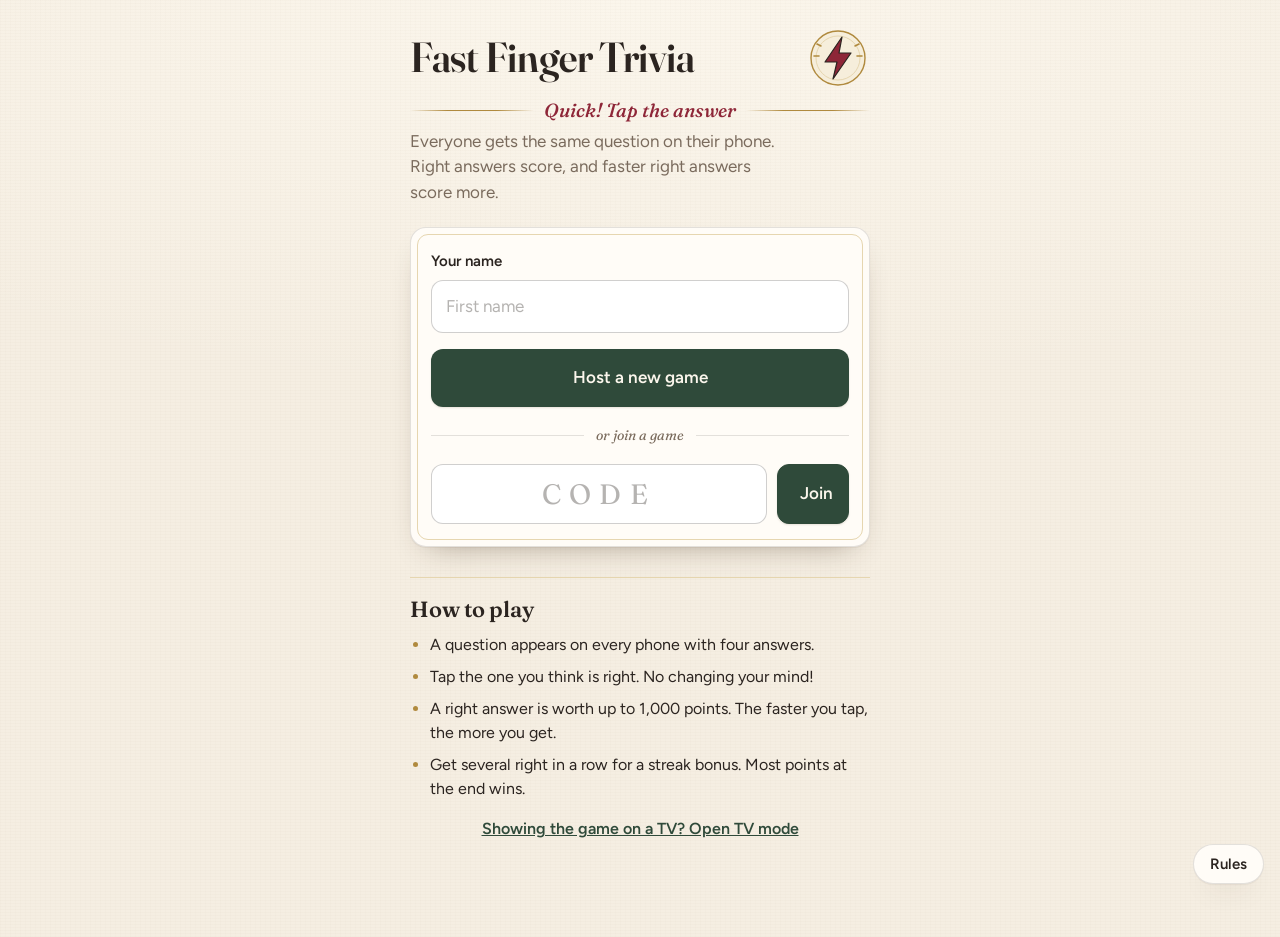
<file: trivia/index.html>
<!DOCTYPE html>
<html lang="en">
<head>
<meta charset="utf-8">
<meta name="viewport" content="width=device-width,initial-scale=1,viewport-fit=cover">
<meta name="theme-color" content="#f5eee2">
<title>Fast Finger Trivia</title>
<link rel="preconnect" href="https://fonts.googleapis.com">
<link rel="preconnect" href="https://fonts.gstatic.com" crossorigin>
<link href="https://fonts.googleapis.com/css2?family=Fraunces:ital,opsz,wght@0,9..144,500;0,9..144,600;1,9..144,400;1,9..144,500&family=Figtree:wght@400;500;600&display=swap" rel="stylesheet">
<style>

/* VOICE: a warm, grown-up Thanksgiving table. Calm, gracious, a little formal.
   IDEA: the printed place card and menu at a nice dinner. Answers are place cards.
   PICTURE: each answer set like a letterpress card with a thin gold rule; wheat line drawing as the mark.
   COLOUR and TYPE: cream linen, cranberry, forest green, soft gold. Fraunces for display and answers, Figtree for UI.
   LAYOUT: one calm column, generous margins, one decision per screen. */
:root{
  --linen:#f5eee2; --linen2:#efe6d6;
  --card:#fffcf7;
  --ink:#2b2420; --muted:#7a6b5d; --line:rgba(43,36,32,.13);
  --cran:#8e2638; --cran-soft:#f3e1e1;
  --forest:#2f4a3a; --forest-2:#3b5c49;
  --gold:#b08a3e; --gold-soft:#e6d6b0; --gold-pale:#f6eedb;
  --paper:var(--card); --mist:var(--gold-pale);
  --serif:"Fraunces",Georgia,"Times New Roman",serif;
  --sans:"Figtree",system-ui,-apple-system,sans-serif;
  --shadow:0 1px 1px rgba(60,40,20,.06),0 14px 30px -18px rgba(60,40,20,.45);
}
*{box-sizing:border-box;-webkit-tap-highlight-color:transparent;min-width:0}
html,body{margin:0}
body{min-height:100vh;color:var(--ink);font-family:var(--sans);font-size:16px;line-height:1.5;
  background-color:var(--linen);
  background-image:repeating-linear-gradient(0deg,rgba(120,90,50,.018) 0 1px,transparent 1px 3px),repeating-linear-gradient(90deg,rgba(120,90,50,.014) 0 1px,transparent 1px 5px),radial-gradient(120% 60% at 50% 0%,#fbf6ec 0%,transparent 70%);
  padding:calc(env(safe-area-inset-top) + 26px) 20px calc(env(safe-area-inset-bottom) + 96px)}
.wrap{max-width:460px;margin:0 auto;position:relative}
h1,h2,h3{margin:0;font-family:var(--serif);font-weight:600;letter-spacing:-.01em;line-height:1.08}
button,input,textarea,select{font:inherit;color:inherit}
:focus-visible{outline:2px solid var(--forest);outline-offset:3px}
.hidden{display:none!important}

/* ---------- surfaces */
.sheet{background:var(--card);border:1px solid var(--line);border-radius:16px;box-shadow:var(--shadow);padding:22px 20px;position:relative}
.sheet::after{content:"";position:absolute;inset:6px;border:1px solid var(--gold-soft);border-radius:11px;pointer-events:none}
.sheet>*{position:relative;z-index:1}

/* ---------- buttons */
.btn{display:block;width:100%;border:1px solid transparent;border-radius:12px;padding:15px 20px;font-weight:600;font-size:17px;cursor:pointer;background:var(--card);color:var(--ink);
  transition:background .15s,transform .08s,box-shadow .15s;box-shadow:0 1px 2px rgba(60,40,20,.12)}
.btn:active{transform:translateY(1px)}
.btn:disabled{opacity:.45;cursor:default}.btn:disabled:active{transform:none}
.btn-go{background:var(--forest);color:#fbf6ec}
.btn-go:hover{background:var(--forest-2)}
.btn-hot{background:var(--cran);color:#fbf6ec}
.btn-quiet{background:transparent;box-shadow:none;border-color:var(--line);color:var(--ink);font-weight:500}
.btn-quiet:active{background:rgba(43,36,32,.05)}
.btn-chip{width:auto;display:inline-block;padding:8px 14px;font-size:15px;border-color:var(--line);font-weight:600}
.stack{display:grid;gap:12px}
.offLink{margin-top:18px}

/* ---------- masthead */
.hero{display:flex;align-items:center;gap:14px;margin:0 0 6px}
.hero h1{font-size:clamp(32px,9.4vw,42px);font-weight:600;font-variation-settings:"opsz" 144;color:var(--ink);text-wrap:balance}
.hero svg{width:min(64px,16vw);flex:none;margin-left:auto}
.hello{display:flex;align-items:center;gap:10px;font-family:var(--serif);font-style:italic;font-weight:500;font-size:19px;color:var(--cran);margin:6px 0 2px}
.hello::before,.hello::after{content:"";height:1px;flex:1;background:linear-gradient(90deg,transparent,var(--gold) 30%,var(--gold) 70%,transparent)}
.tagline{color:var(--muted);font-size:17px;margin:10px 0 22px;max-width:34ch}
.compact .hero h1{font-size:22px}.compact .hero svg{width:36px}.compact .hero{margin-bottom:16px;padding-bottom:12px;border-bottom:1px solid var(--gold-soft)}

/* ---------- steps */
.steps{display:grid;grid-template-columns:1fr 1fr;gap:0;margin-bottom:18px;border-bottom:1px solid var(--line)}
.steps div{display:flex;align-items:center;gap:8px;padding:8px 2px 10px;font-weight:600;font-size:15px;color:var(--muted);border-bottom:2px solid transparent;margin-bottom:-1px}
.steps b{width:22px;height:22px;border-radius:50%;display:grid;place-items:center;font-size:12px;border:1px solid var(--line);flex:none;font-weight:600}
.steps .on{color:var(--ink);border-bottom-color:var(--cran)}
.steps .on b{background:var(--cran);color:#fbf6ec;border-color:var(--cran)}

/* ---------- forms */
.field{margin-bottom:16px}
.lbl{display:block;font-weight:600;font-size:15px;margin-bottom:7px}
input,textarea,select{width:100%;background:#fff;border:1px solid rgba(43,36,32,.22);border-radius:12px;padding:13px 14px;font-size:17px;outline:none;transition:border-color .15s,box-shadow .15s}
input:focus,textarea:focus,select:focus{border-color:var(--forest);box-shadow:0 0 0 3px rgba(47,74,58,.15)}
textarea{font-family:var(--serif);font-style:italic;font-size:22px;line-height:1.3;min-height:120px;resize:vertical}
::placeholder{color:rgba(43,36,32,.35)}
.err{color:var(--cran);font-weight:600;font-size:15px;margin:-6px 0 12px}
.err:empty{display:none}
.hint{font-size:14px;color:var(--muted);margin:10px 0 0}
.codeRow{display:flex;gap:10px}
.codeInp{font-family:var(--serif)!important;font-size:28px!important;letter-spacing:.3em;text-align:center;text-transform:uppercase;padding:8px 12px!important}
.codeRow .btn-chip{padding:0 22px;font-size:17px;background:var(--forest);color:#fbf6ec;border-color:var(--forest)}
.or{display:flex;align-items:center;gap:12px;color:var(--muted);font-size:14px;margin:18px 0;font-family:var(--serif);font-style:italic}
.or::before,.or::after{content:"";flex:1;height:1px;background:var(--line)}

/* ---------- pass-the-phone inbox */
.inbox{display:flex;align-items:center;gap:16px;margin:18px 0}
.inbox .n{width:54px;height:54px;flex:none;border-radius:50%;border:1px solid var(--gold);display:grid;place-items:center;font-family:var(--serif);font-size:26px;font-weight:600;color:var(--cran)}
.inbox b{display:block;font-size:17px;line-height:1.2}
.chips{display:flex;flex-wrap:wrap;gap:6px;margin-top:6px}
.chips span{background:var(--gold-pale);border:1px solid var(--gold-soft);border-radius:999px;padding:2px 10px;font-size:14px;font-weight:500}
.chips .none{background:none;border:0;padding:0;color:var(--muted)}

/* ---------- how to play */
.rules{margin-top:30px;padding-top:20px;border-top:1px solid var(--gold-soft)}
.rules h2{font-size:22px;margin-bottom:12px}
.rules ul{margin:0;padding-left:20px;color:var(--ink)}.rules li{margin-bottom:8px}.rules li::marker{color:var(--gold)}

/* ---------- handoff */
.cover{text-align:center;padding:36px 22px}
.cover .big{font-size:0;height:60px;margin:0 auto 6px;width:60px;border-radius:50%;border:1px solid var(--gold);background:url("data:image/svg+xml,%3Csvg xmlns=%22http://www.w3.org/2000/svg%22 viewBox=%220 0 64 64%22%3E%3Cpath d=%22M44 8C36 22 26 40 18 58%22 fill=%22none%22 stroke=%22%23b08a3e%22 stroke-width=%221.6%22 stroke-linecap=%22round%22/%3E%3Cg fill=%22%23efe2c2%22 stroke=%22%23b08a3e%22 stroke-width=%221.3%22%3E%3Cellipse cx=%2244.5%22 cy=%227.5%22 rx=%222.6%22 ry=%225.6%22 transform=%22rotate%2822 44.5 7.5%29%22/%3E%3Cellipse cx=%2235.3%22 cy=%2215%22 rx=%222.6%22 ry=%225.6%22 transform=%22rotate%28-18 35.3 15%29%22/%3E%3Cellipse cx=%2244.4%22 cy=%2217%22 rx=%222.6%22 ry=%225.6%22 transform=%22rotate%2852 44.4 17%29%22/%3E%3Cellipse cx=%2231.2%22 cy=%2223%22 rx=%222.6%22 ry=%225.6%22 transform=%22rotate%28-18 31.2 23%29%22/%3E%3Cellipse cx=%2240.3%22 cy=%2225%22 rx=%222.6%22 ry=%225.6%22 transform=%22rotate%2852 40.3 25%29%22/%3E%3Cellipse cx=%2227.0%22 cy=%2231%22 rx=%222.6%22 ry=%225.6%22 transform=%22rotate%28-18 27.0 31%29%22/%3E%3Cellipse cx=%2236.1%22 cy=%2233%22 rx=%222.6%22 ry=%225.6%22 transform=%22rotate%2852 36.1 33%29%22/%3E%3Cellipse cx=%2222.9%22 cy=%2239%22 rx=%222.6%22 ry=%225.6%22 transform=%22rotate%28-18 22.9 39%29%22/%3E%3Cellipse cx=%2232.0%22 cy=%2241%22 rx=%222.6%22 ry=%225.6%22 transform=%22rotate%2852 32.0 41%29%22/%3E%3C/g%3E%3Cpath d=%22M22 50c-8-1-13 3-15 8 6 1 12-1 15-8z%22 fill=%22%232f4a3a%22 opacity=%22.85%22/%3E%3Cpath d=%22M22 50c-5 2-9 4-15 8%22 stroke=%22%23f5eee2%22 stroke-width=%22.8%22 fill=%22none%22/%3E%3C/svg%3E") center/34px no-repeat,radial-gradient(circle,var(--gold-pale),transparent 70%)}
.cover h2{font-size:30px;margin:12px 0 8px}
.cover p{color:var(--muted);margin:0 0 22px}

/* ---------- reveal header */
.bar{display:flex;align-items:flex-end;justify-content:space-between;margin-bottom:12px}
.bar .count{font-family:var(--serif);font-size:30px;font-weight:600;line-height:1;color:var(--ink)}
.bar .meta{font-size:14px;color:var(--muted);margin-top:4px}
.dots{display:flex;gap:6px;flex-wrap:wrap;margin-bottom:18px}
.dots i{width:8px;height:8px;border-radius:50%;background:var(--gold-soft)}
.dots i.done{background:var(--gold)}.dots i.cur{background:var(--cran);box-shadow:0 0 0 3px var(--cran-soft)}

/* ---------- the place card */
.slip{position:relative;background:var(--card);border-radius:6px;box-shadow:0 1px 1px rgba(60,40,20,.08),0 22px 40px -22px rgba(60,40,20,.55);padding:34px 26px 34px;margin:4px 0 22px;min-height:210px;text-align:center;display:flex;flex-direction:column;justify-content:center;border:1px solid var(--line)}
.slip::before{content:"";position:absolute;inset:8px;border:1px solid var(--gold);border-radius:3px;pointer-events:none}
.slip::after{content:"";position:absolute;left:50%;top:8px;width:46px;height:14px;transform:translate(-50%,-50%);background:var(--card) url("data:image/svg+xml,%3Csvg xmlns='http://www.w3.org/2000/svg' viewBox='0 0 46 14'%3E%3Cpath d='M23 2c3 3 3 7 0 10-3-3-3-7 0-10z' fill='%23b08a3e'/%3E%3Cpath d='M4 7h12M30 7h12' stroke='%23b08a3e' stroke-width='1'/%3E%3C/svg%3E") center/46px 14px no-repeat}
.slip .tag{font-family:var(--serif);font-style:italic;color:var(--muted);font-size:15px;position:relative}
.slip .hand{font-family:var(--serif);font-style:italic;font-weight:500;font-size:clamp(28px,8vw,36px);line-height:1.18;overflow-wrap:anywhere;position:relative;margin-top:10px;color:var(--ink);text-wrap:balance}
.slip .ptag{position:relative;align-self:center;display:inline-block;color:var(--forest);font-size:13px;font-weight:600;margin-bottom:8px;padding:2px 10px;border:1px solid rgba(47,74,58,.3);border-radius:999px}
.slip.pull{animation:card .5s cubic-bezier(.2,.7,.3,1)}
@keyframes card{from{opacity:0;transform:translateY(18px) scale(.98)}}
.who{text-align:center;background:var(--cran);color:#fbf6ec;border-radius:14px;padding:16px 14px 18px;margin-bottom:14px;box-shadow:var(--shadow);animation:rise .35s ease-out;position:relative}
.who::after{content:"";position:absolute;inset:5px;border:1px solid rgba(251,246,236,.35);border-radius:10px;pointer-events:none}
.who span{font-family:var(--serif);font-style:italic;opacity:.85}.who b{display:block;font-family:var(--serif);font-weight:600;font-size:38px;line-height:1.05;margin-top:2px}
.guess{text-align:center;color:var(--ink);font-family:var(--serif);font-size:19px;margin:0 0 14px}
.right{text-align:center;color:var(--ink);font-weight:600;margin:0 0 10px}
.vcount{text-align:center;color:var(--muted);margin:10px 0 14px;font-size:15px}
.bd{display:flex;flex-wrap:wrap;justify-content:center;gap:6px;margin:0 0 18px}
.bd span{background:var(--card);border:1px solid var(--line);border-radius:999px;padding:3px 12px;font-size:14px;color:var(--muted)}
.bd span.ok{background:var(--forest);border-color:var(--forest);color:#fbf6ec}
.wait{text-align:center;color:var(--muted);font-family:var(--serif);font-style:italic;font-size:17px;margin:18px 0}
.dotty::after{content:"";animation:dots 1.4s steps(4) infinite}
@keyframes dots{0%{content:""}25%{content:"."}50%{content:".."}75%{content:"..."}}

/* ---------- voting */
.votes{display:grid;grid-template-columns:1fr 1fr;gap:10px;margin:8px 0 6px}
.votes button{border:1px solid var(--line);border-radius:12px;background:var(--card);padding:13px 8px;font-weight:600;font-size:17px;cursor:pointer;min-height:52px;overflow-wrap:anywhere;box-shadow:0 1px 2px rgba(60,40,20,.1);transition:background .15s,color .15s}
.votes button:active{transform:translateY(1px)}
.votes button.sel{background:var(--forest);border-color:var(--forest);color:#fbf6ec}

/* ---------- lists */
.list{list-style:none;padding:0;margin:0}
.list li{display:flex;justify-content:space-between;align-items:center;gap:12px;padding:12px 0;border-bottom:1px solid var(--line)}
.list li:last-child{border-bottom:0}
.list .t{font-family:var(--serif);font-style:italic;font-size:19px;line-height:1.3}
.list .nm{flex:none;color:var(--cran);font-weight:600;font-size:15px}
.list .rm{flex:none;background:none;border:0;color:var(--cran);font-weight:600;min-height:44px;cursor:pointer;text-decoration:underline}
.plist{list-style:none;margin:0;padding:0}
.plist li{display:flex;align-items:center;gap:12px;padding:10px 0;border-bottom:1px solid var(--line)}
.plist li:last-child{border-bottom:0}
.plist .st{width:30px;height:30px;flex:none;border-radius:50%;border:1px solid var(--line);display:grid;place-items:center;font-size:13px;color:var(--muted)}
.plist .st.ok{background:var(--forest);border-color:var(--forest);color:#fbf6ec}
.plist .nm{font-weight:600;font-size:17px;flex:1}
.plist .badge{color:var(--gold);border:1px solid var(--gold-soft);border-radius:999px;padding:1px 9px;font-size:12px;font-weight:600}
.plist .me{color:var(--muted);font-size:14px}
.plist .pts{font-family:var(--serif);font-weight:600;font-size:22px}
.plist .rm{background:none;border:0;color:var(--cran);font-weight:600;text-decoration:underline;cursor:pointer;min-height:40px}

/* ---------- writing */
.mine{background:var(--gold-pale);border-radius:10px;padding:12px 14px;font-family:var(--serif);font-style:italic;font-size:21px;line-height:1.3;margin:10px 0 14px;overflow-wrap:anywhere}
.okline{display:flex;align-items:center;gap:10px;font-weight:600;font-size:18px}
.okline i{font-style:normal;width:28px;height:28px;border-radius:50%;background:var(--forest);color:#fbf6ec;display:grid;place-items:center;font-size:14px}

/* ---------- prompt card */
.pcard{position:relative;background:var(--forest);color:#fbf6ec;border-radius:16px;box-shadow:var(--shadow);padding:20px 20px 18px;margin-bottom:16px}
.pcard::after{content:"";position:absolute;inset:6px;border:1px solid rgba(230,214,176,.45);border-radius:11px;pointer-events:none}
.pcard>*{position:relative;z-index:1}
.pcard .k{font-family:var(--serif);font-style:italic;font-size:15px;color:var(--gold-soft)}
.pcard .q{font-family:var(--serif);font-weight:500;font-size:clamp(23px,6.6vw,28px);line-height:1.15;margin-top:4px;text-wrap:balance}
.pcard .btn-chip{margin-top:14px;background:transparent;color:#fbf6ec;border-color:rgba(251,246,236,.45);box-shadow:none}
.picker{display:flex;flex-wrap:wrap;gap:8px;margin:0 0 18px}
.picker button{border:1px solid var(--line);border-radius:999px;background:var(--card);font-weight:500;font-size:15px;padding:8px 14px;cursor:pointer;text-align:left}
.picker button.sel{background:var(--forest);border-color:var(--forest);color:#fbf6ec}
.picker .surprise{background:var(--cran);border-color:var(--cran);color:#fbf6ec}
.tvLink{display:block;text-align:center;color:var(--forest);font-weight:600;margin:16px 0 0}

/* ---------- network + dialogs */
.net{position:fixed;left:50%;top:calc(env(safe-area-inset-top) + 10px);transform:translateX(-50%);z-index:20;background:var(--ink);color:#fbf6ec;border-radius:999px;padding:7px 14px;font-weight:600;font-size:14px;display:none}
.net.on{display:block}
.scrim{position:fixed;inset:0;z-index:10;display:none;align-items:flex-end;justify-content:center;background:rgba(43,36,32,.45);backdrop-filter:blur(2px);padding:16px 16px calc(env(safe-area-inset-bottom) + 16px)}
.scrim.open{display:flex}
.dialog{width:100%;max-width:460px;animation:rise .25s ease-out}
.dialog h2{font-size:26px;margin-bottom:8px}
.dialog p{margin:0 0 18px;color:var(--muted)}
@keyframes rise{from{transform:translateY(24px);opacity:0}}

/* ---------- rules */
.rulesFab{position:fixed;right:max(16px,env(safe-area-inset-right));bottom:calc(env(safe-area-inset-bottom) + 16px);z-index:9;border:1px solid var(--line);border-radius:999px;background:var(--card);color:var(--ink);font:600 15px var(--sans);padding:10px 16px;box-shadow:var(--shadow);cursor:pointer}
.rulesDlg{max-height:min(82vh,760px);overflow-y:auto;-webkit-overflow-scrolling:touch}
.rulesDlg h2{font-size:26px;margin:0 0 6px}
.rulesDlg h3{font-size:18px;margin:18px 0 4px;color:var(--cran)}
.rulesDlg p,.rulesDlg li{color:var(--ink);font-size:16px;line-height:1.5}
.rulesDlg p{margin:0 0 6px}.rulesDlg ul{margin:0;padding-left:20px}.rulesDlg li{margin-bottom:5px}.rulesDlg li::marker{color:var(--gold)}
.rulesDlg .tip{background:var(--gold-pale);border-radius:10px;padding:10px 12px;margin:12px 0 4px;font-size:15px}
.rulesFoot{position:sticky;bottom:-22px;background:var(--card);padding:12px 0 20px;margin:10px 0 -22px;border-top:1px solid var(--line)}.rulesFoot .btn{margin:0}

/* ---------- reveal burst */
.fx-burst{position:fixed;z-index:40;pointer-events:none}.fx-burst svg{display:block;width:100%;height:100%}

@media (prefers-reduced-motion:reduce){.slip.pull,.who,.dialog{animation:none}}

/* ---------- Gobble Minds */
.ansIn{font-family:var(--serif);font-style:italic;font-size:24px;padding:12px 14px}
.groups{display:grid;gap:10px;margin-bottom:16px}
.grp{position:relative;display:block;width:100%;text-align:left;background:var(--card);border:1px solid var(--line);border-radius:14px;padding:12px 14px;box-shadow:0 1px 2px rgba(60,40,20,.08);font:inherit;color:inherit}
button.grp{cursor:pointer}
.grp .top{display:flex;align-items:baseline;gap:10px}
.grp .lab{flex:1;font-family:var(--serif);font-style:italic;font-size:22px;line-height:1.2;overflow-wrap:anywhere}
.grp .n{flex:none;font-family:var(--serif);font-weight:600;font-size:22px;color:var(--gold)}
.grp .gwho{display:flex;flex-wrap:wrap;gap:5px;margin-top:8px}
.grp .gwho span{background:var(--gold-pale);border-radius:999px;padding:1px 9px;font-size:13px;font-weight:500}
.grp .parts{font-size:13px;color:var(--muted);margin-top:4px}
.grp.sel{border-color:var(--forest);box-shadow:0 0 0 2px var(--forest)}
.grp.sel::after{content:"✓";position:absolute;top:-8px;right:-8px;width:24px;height:24px;border-radius:50%;background:var(--forest);color:#fbf6ec;display:grid;place-items:center;font-size:13px}
.grp.win{background:var(--forest);border-color:var(--forest);color:#fbf6ec}
.grp.win .n{color:var(--gold-soft)}.grp.win .gwho span{background:rgba(251,246,236,.16);color:#fbf6ec}.grp.win .parts{color:rgba(251,246,236,.7)}
.grp.lone{border-color:var(--cran)}
.grp .tk{display:inline-flex;align-items:center;gap:4px;color:var(--cran);font-weight:600;font-size:13px;margin-top:6px}
.banner{position:relative;text-align:center;border-radius:14px;padding:16px 14px;margin-bottom:14px;background:var(--forest);color:#fbf6ec;box-shadow:var(--shadow)}
.banner::after{content:"";position:absolute;inset:5px;border:1px solid rgba(230,214,176,.4);border-radius:10px;pointer-events:none}
.banner.none{background:var(--card);color:var(--ink);border:1px solid var(--line)}
.banner.none::after{border-color:var(--gold-soft)}
.banner b{display:block;font-family:var(--serif);font-weight:600;font-size:24px;line-height:1.15}
.banner span{font-size:15px;opacity:.85}
.turkeyNote{display:flex;align-items:center;gap:12px;background:var(--cran-soft);border-radius:14px;padding:12px 14px;margin-bottom:14px}
.turkeyNote svg{width:40px;height:40px;flex:none}
.turkeyNote b{display:block;font-family:var(--serif);font-weight:600;font-size:18px;color:var(--cran)}
.turkeyNote span{font-size:14px;color:var(--ink)}
.tkMini{width:20px;height:20px;vertical-align:-4px;margin-left:2px}
.goal{display:flex;gap:8px;flex-wrap:wrap;margin:4px 0 16px}
.goal button{flex:1;min-width:60px;border:1px solid var(--line);background:#fff;border-radius:10px;padding:10px 0;font-weight:600;cursor:pointer}
.goal button.sel{background:var(--forest);color:#fbf6ec;border-color:var(--forest)}
.selBar{display:grid;gap:10px;margin-top:6px}
.modes{display:grid;gap:10px;margin:4px 0 18px}
.mode{display:block;width:100%;text-align:left;background:var(--card);border:1px solid var(--line);border-radius:14px;padding:12px 14px;cursor:pointer;font:inherit;color:inherit}
.mode b{display:block;font-family:var(--serif);font-weight:600;font-size:19px}
.mode span{font-size:14px;color:var(--muted)}
.mode.sel{border-color:var(--forest);box-shadow:0 0 0 2px var(--forest)}
.modeTag{display:inline-block;margin-top:6px;font-size:13px;font-weight:600;color:var(--gold-soft)}
.gsel{display:block;width:100%;background:none;border:0;padding:0;text-align:left;font:inherit;color:inherit;cursor:pointer}
.veto{display:block;background:none;border:0;padding:8px 0 0;color:var(--cran);font-weight:600;font-size:13px;text-decoration:underline;cursor:pointer;min-height:32px}
.grp.vetoed{opacity:.6}.grp.vetoed .lab{text-decoration:line-through}
.grp .vtag{display:inline-block;margin-top:6px;color:var(--cran);font-weight:600;font-size:13px}
.grp.copy{border-color:var(--cran);box-shadow:0 0 0 1px var(--cran)}
.grp .ctag{display:inline-block;margin-top:6px;color:var(--cran);font-weight:600;font-size:13px}
.grp.win .utag{display:inline-block;margin-top:6px;color:var(--gold-soft);font-weight:600;font-size:13px}
.winner{text-align:center;padding:26px 20px}
.winner svg{width:72px;height:72px;margin:0 auto 6px;display:block}
.winner .k{font-family:var(--serif);font-style:italic;color:var(--muted)}
.winner b{display:block;font-family:var(--serif);font-weight:600;font-size:40px;line-height:1.05;color:var(--forest);margin:4px 0}


/* ---------- trivia */
:root{--cA:#8e2638;--cB:#2f4a3a;--cC:#97742f;--cD:#2f5d8a;--plum:#5e3a5a}
.cats{display:flex;flex-wrap:wrap;gap:8px;margin:4px 0 16px}
.cats button{border:1px solid var(--line);background:#fff;border-radius:999px;padding:8px 14px;font-weight:600;font-size:15px;cursor:pointer;color:var(--ink)}
.cats button.sel{background:var(--forest);border-color:var(--forest);color:#fbf6ec}
.cats button.all{border-style:dashed}
.qtop{display:flex;align-items:center;justify-content:space-between;gap:10px;margin-bottom:8px}
.qtop .qn{font-family:var(--serif);font-weight:600;font-size:22px}
.qtop .qc{font-size:14px;color:var(--muted);text-align:right}
.tbar{height:10px;border-radius:999px;background:var(--gold-pale);border:1px solid var(--gold-soft);overflow:hidden;margin-bottom:14px}
.tbar i{display:block;height:100%;width:100%;background:var(--forest);transform-origin:left;transition:background .3s}
.tbar.low i{background:var(--cran)}
.qcard{position:relative;background:var(--card);border:1px solid var(--line);border-radius:16px;box-shadow:var(--shadow);padding:20px 18px;margin-bottom:14px;text-align:center}
.qcard::after{content:"";position:absolute;inset:5px;border:1px solid var(--gold-soft);border-radius:11px;pointer-events:none}
.qcard .qt{position:relative;font-family:var(--serif);font-weight:600;font-size:clamp(22px,6.2vw,28px);line-height:1.18;text-wrap:balance}
.ready{text-align:center;margin:6px 0 4px}
.ready b{display:block;font-family:var(--serif);font-weight:600;font-size:76px;line-height:1;color:var(--cran);animation:pop .9s ease-out infinite}
.ready span{color:var(--muted);font-family:var(--serif);font-style:italic;font-size:18px}
@keyframes pop{0%{transform:scale(1.25);opacity:.4}30%{transform:scale(1);opacity:1}}
.choices{display:grid;gap:10px}
.ch{position:relative;display:flex;align-items:center;gap:12px;width:100%;text-align:left;border:0;border-radius:14px;padding:16px 14px;min-height:64px;color:#fbf6ec;font:600 18px var(--sans);line-height:1.2;cursor:pointer;box-shadow:0 2px 0 rgba(0,0,0,.18),0 10px 18px -12px rgba(60,40,20,.6);transition:transform .08s,opacity .2s,filter .2s}
.ch:active{transform:translateY(2px)}
.ch .L{flex:none;width:34px;height:34px;border-radius:50%;display:grid;place-items:center;background:rgba(251,246,236,.18);border:1px solid rgba(251,246,236,.45);font-family:var(--serif);font-size:17px}
.ch .tx{flex:1;min-width:0;overflow-wrap:anywhere}
.ch .n{flex:none;font-size:15px;opacity:.9}
.ch[data-i="0"]{background:var(--cA)}.ch[data-i="1"]{background:var(--cB)}.ch[data-i="2"]{background:var(--cC)}.ch[data-i="3"]{background:var(--cD)}
.choices.locked .ch{cursor:default}
.choices.locked .ch:not(.pick){opacity:.35;filter:saturate(.5)}
.ch.pick{outline:3px solid var(--ink);outline-offset:2px}
.choices.rev .ch:not(.right){opacity:.35;filter:saturate(.4)}
.ch.right{outline:3px solid var(--gold);outline-offset:2px}
.ch .mark{position:absolute;right:-6px;top:-8px;background:var(--ink);color:#fbf6ec;font-size:12px;font-weight:600;border-radius:999px;padding:2px 8px}
.lockMsg{text-align:center;color:var(--muted);font-family:var(--serif);font-style:italic;font-size:17px;margin:14px 0 4px}
.res{position:relative;text-align:center;border-radius:16px;padding:18px 14px;margin-bottom:14px;color:#fbf6ec;box-shadow:var(--shadow);animation:rise .35s ease-out}
.res::after{content:"";position:absolute;inset:5px;border:1px solid rgba(251,246,236,.35);border-radius:11px;pointer-events:none}
.res.ok{background:var(--forest)}.res.no{background:var(--cran)}.res.none{background:var(--card);color:var(--ink);border:1px solid var(--line)}
.res b{display:block;font-family:var(--serif);font-weight:600;font-size:30px;line-height:1.1}
.res span{display:block;font-size:15px;opacity:.9;margin-top:4px}
@keyframes rise{from{transform:translateY(12px);opacity:0}}
.board li.meRow{background:var(--gold-pale);margin:0 -10px;padding-left:10px;padding-right:10px;border-radius:10px}
.board .gain{color:var(--forest);font-weight:600;font-size:14px}
.board .mv{font-size:12px;color:var(--forest);font-weight:600;width:22px;text-align:center}
.board .mv.dn{color:var(--cran)}
.sh{margin:0 0 6px;font-family:var(--serif);font-weight:600;font-size:19px}
.fast{text-align:center;color:var(--muted);font-size:15px;margin:-4px 0 14px}
.fast b{color:var(--ink)}
.podium{display:grid;grid-template-columns:1fr 1.15fr 1fr;align-items:end;gap:8px;margin:6px 0 18px}
.pod{text-align:center}
.pod .nm{font-weight:600;font-size:15px;overflow-wrap:anywhere;margin-bottom:4px}
.pod .pt{font-size:13px;color:var(--muted);margin-bottom:6px}
.pod .blk{border-radius:12px 12px 4px 4px;color:#fbf6ec;font-family:var(--serif);font-weight:600;font-size:28px;display:grid;place-items:center;box-shadow:var(--shadow)}
.pod.p1 .blk{background:var(--gold);height:110px}.pod.p2 .blk{background:var(--forest);height:80px}.pod.p3 .blk{background:var(--cran);height:62px}
body.inPlay .rulesFab{display:none}
@media (prefers-reduced-motion:reduce){.ready b,.res{animation:none}}
</style>
</head>
<body>
<div class="wrap">
  <div class="hero"><h1>Fast Finger Trivia</h1><svg viewBox="0 0 64 64" aria-hidden="true"><circle cx="32" cy="32" r="27" fill="#f6eedb" stroke="#b08a3e" stroke-width="1.4"/><circle cx="32" cy="32" r="22" fill="none" stroke="#e6d6b0" stroke-width="1"/><path d="M36 11 L19 36 h12 l-4 17 l18-26 h-12 z" fill="#8e2638" stroke="#2b2420" stroke-width="1.2" stroke-linejoin="round"/><path d="M15 20l-4-2M13 30H8M49 20l4-2M51 30h5" stroke="#b08a3e" stroke-width="1.6" stroke-linecap="round"/></svg></div>

  <!-- START -->
  <section id="vStart" class="hidden">
    <div class="hello">Quick! Tap the answer</div>
    <p class="tagline" style="margin-top:4px">Everyone gets the same question on their phone. Right answers score, and faster right answers score more.</p>
    <div class="sheet">
      <div class="field"><label class="lbl" for="oName">Your name</label><input id="oName" maxlength="20" autocomplete="off" placeholder="First name"></div>
      <button class="btn btn-go" id="hostBtn" type="button">Host a new game</button>
      <div class="or">or join a game</div>
      <div class="codeRow">
        <input class="codeInp" id="oCode" maxlength="4" autocomplete="off" autocapitalize="characters" spellcheck="false" placeholder="CODE">
        <button class="btn btn-chip" id="joinBtn" type="button">Join</button>
      </div>
      <div class="err" id="oErr" style="margin:12px 0 0"></div>
    </div>
    <div class="rules">
      <h2>How to play</h2>
      <ul>
        <li>A question appears on every phone with four answers.</li>
        <li>Tap the one you think is right. No changing your mind!</li>
        <li>A right answer is worth up to 1,000 points. The faster you tap, the more you get.</li>
        <li>Get several right in a row for a streak bonus. Most points at the end wins.</li>
      </ul>
    </div>
    <a class="tvLink" href="tv.html">Showing the game on a TV? Open TV mode</a>
  </section>

  <!-- LOBBY -->
  <section id="vLobby" class="hidden">
    <div class="bar"><div><div class="count" id="lCode">ABCD</div><div class="meta">Everyone joins with this code</div></div><button class="btn btn-chip" id="lLeave" type="button">Leave</button></div>
    <div class="sheet" style="margin-bottom:16px">
      <p class="sh" id="lCount">Players</p>
      <ul class="plist" id="lList"></ul>
    </div>
    <div id="lHost" class="hidden">
      <div class="lbl">Categories</div>
      <div class="cats" id="cats"></div>
      <div class="lbl">Questions</div>
      <div class="goal" id="countSel"><button type="button" data-v="10">10</button><button type="button" data-v="15" class="sel">15</button><button type="button" data-v="20">20</button></div>
      <div class="lbl">Time to answer</div>
      <div class="goal" id="secsSel"><button type="button" data-v="10">10 sec</button><button type="button" data-v="15">15 sec</button><button type="button" data-v="20" class="sel">20 sec</button><button type="button" data-v="30">30 sec</button></div>
      <button class="btn btn-go" id="lStart" type="button">Start the game</button>
      <p class="hint" id="lHint" style="text-align:center"></p>
      <button class="btn btn-quiet offLink" id="lTv" type="button">Show it on a TV or laptop</button>
    </div>
    <p class="wait hidden" id="lWait"></p>
  </section>

  <!-- QUESTION -->
  <section id="vQ" class="hidden">
    <div class="qtop"><div class="qn" id="qNum">Question 1</div><div class="qc" id="qCat"></div></div>
    <div class="tbar" id="tbar"><i id="tfill"></i></div>
    <div class="qcard"><div class="qt" id="qText"></div></div>
    <div class="ready" id="ready"><b id="readyN">3</b><span>Get ready…</span></div>
    <div class="choices hidden" id="choices"></div>
    <p class="lockMsg hidden" id="lockMsg"></p>
    <div id="qHost" class="hidden"><button class="btn btn-quiet offLink" id="qClose" type="button">Close this question now</button></div>
  </section>

  <!-- ANSWER -->
  <section id="vAns" class="hidden">
    <div class="qtop"><div class="qn" id="aNum">Question 1</div><div class="qc" id="aCat"></div></div>
    <div class="res" id="aRes"><b id="aResB"></b><span id="aResS"></span></div>
    <div class="qcard" style="padding:14px 16px"><div class="qt" id="aText" style="font-size:20px"></div></div>
    <div class="choices rev" id="aChoices" style="margin-bottom:14px"></div>
    <p class="fast" id="aFast"></p>
    <div class="sheet" style="margin-bottom:16px"><p class="sh">Leaderboard</p><ul class="plist board" id="aBoard"></ul></div>
    <div id="aHost" class="hidden stack"><button class="btn btn-go" id="aNext" type="button">Next question</button><button class="btn btn-quiet" id="aEnd" type="button">End the game early</button></div>
    <p class="wait hidden" id="aWait"><span class="dotty">Next question coming up</span></p>
  </section>

  <!-- FINAL -->
  <section id="vFinal" class="hidden">
    <div class="hello" style="margin-top:0">Final results</div>
    <div class="podium" id="podium"></div>
    <div class="sheet" style="margin-bottom:18px"><ul class="plist board" id="fBoard"></ul></div>
    <div id="fHost" class="hidden stack"><button class="btn btn-go" id="fAgain" type="button">Play again</button></div>
    <p class="wait hidden" id="fWait"><span class="dotty">Waiting for the host</span></p>
    <button class="btn btn-quiet offLink" id="fLeave" type="button">Leave game</button>
  </section>
</div>

<div class="net" id="net">Reconnecting…</div>
<div class="scrim" id="scrim"><div class="sheet dialog" role="dialog" aria-modal="true" aria-labelledby="dT"><h2 id="dT"></h2><p id="dP"></p><div class="stack" id="dB"></div></div></div>

<button class="rulesFab" id="rulesFab" type="button" aria-haspopup="dialog">Rules</button>
<div class="scrim" id="rulesScrim"><div class="sheet dialog rulesDlg" role="dialog" aria-modal="true" aria-label="Rules">
<h2>How to play Fast Finger Trivia</h2>
<p>Know it? Tap it fast.</p>
<h3>1. Join</h3>
<ul><li>The host taps <b>Host a new game</b> and reads out the code. Everyone joins on their own phone. You need at least 2 players.</li><li>The host picks the categories, how many questions (10, 15 or 20) and how long you get for each one.</li></ul>
<h3>2. Answer</h3>
<ul><li>Each question shows for a few seconds so you can read it, then the four answers appear.</li><li>Tap the one you think is right. Your first tap locks in.</li></ul>
<h3>3. Score</h3>
<ul><li>A right answer is worth <b>500 to 1,000 points</b>. Tap right away for close to 1,000; tap at the buzzer for 500.</li><li>Streak bonus: +100 for your second right answer in a row, +200 for your third, and +300 for every one after that.</li><li>Wrong answers and no answer score 0 and end your streak. There's no penalty for guessing, so always tap something!</li></ul>
<h3>4. Between questions</h3>
<ul><li>Everyone sees the right answer, how many picked each one, and the leaderboard.</li><li>The host taps <b>Next question</b> when the room is ready. The question also closes early once everyone has answered.</li></ul>
<h3>5. Winning</h3>
<ul><li>Most points after the last question wins.</li></ul>
<div class="tip"><b>Have a TV?</b> Tap "Show it on a TV or laptop" in the lobby. The TV shows the question, the timer and the leaderboard big for the room.</div>
<div class="rulesFoot"><button class="btn btn-go" id="rulesClose" type="button">Got it</button></div>
</div></div>

<script src="../festive.js"></script>
<script src="/party-link.js"></script>
<script src="/invite.js"></script>
<script>
{
const $=id=>document.getElementById(id);
const esc=t=>String(t).replace(/[&<>"']/g,c=>({"&":"&amp;","<":"&lt;",">":"&gt;",'"':"&quot;","'":"&#39;"}[c]));
const VIEWS=["vStart","vLobby","vQ","vAns","vFinal"];
const LET="ABCD";
function show(id){ VIEWS.forEach(v=>$(v).classList.toggle("hidden",v!==id)); document.body.classList.toggle("compact",id!=="vStart"); document.body.classList.toggle("inPlay",id==="vQ"||id==="vAns"); window.scrollTo(0,0); }

function dialog(title,text,buttons){
  $("dT").textContent=title; $("dP").textContent=text;
  $("dB").innerHTML=buttons.map((b,i)=>`<button class="btn ${b.cls||"btn-go"}" data-i="${i}" type="button">${esc(b.label)}</button>`).join("");
  $("dB").querySelectorAll("button").forEach(el=>el.onclick=()=>{ $("scrim").classList.remove("open"); const f=buttons[+el.dataset.i].go; if(f) f(); });
  $("scrim").classList.add("open"); $("dB").querySelector("button").focus();
}
$("scrim").onclick=e=>{ if(e.target===$("scrim")) $("scrim").classList.remove("open"); };
const rs=$("rulesScrim");
$("rulesFab").onclick=()=>{ rs.classList.add("open"); $("rulesClose").focus(); };
$("rulesClose").onclick=()=>rs.classList.remove("open");
rs.addEventListener("click",e=>{ if(e.target===rs) rs.classList.remove("open"); });
document.addEventListener("keydown",e=>{ if(e.key==="Escape"){ rs.classList.remove("open"); $("scrim").classList.remove("open"); } });

// ---------- connection
const OKEY="trivia-online-v1";
let O={pid:"",name:"",code:""};
try{ Object.assign(O, JSON.parse(localStorage.getItem(OKEY)||"{}")); }catch(e){}
if(!O.pid) O.pid=(Math.random().toString(36).slice(2)+Date.now().toString(36)).slice(0,20);
try{ if(!O.name){ for(const k of ["party-v1","thankful-online-v1","gobble-online-v1","scribble-online-v1"]){ const t=JSON.parse(localStorage.getItem(k)||"{}"); if(t.name){ O.name=t.name; break; } } } }catch(e){}
const oSave=()=>{ try{ localStorage.setItem(OKEY,JSON.stringify({pid:O.pid,name:O.name,code:O.code})); }catch(e){} };
oSave();
$("oName").value=O.name||"";
try{ const qc=new URLSearchParams(location.search).get("code"); if(qc&&/^[A-Za-z]{4}$/.test(qc)) $("oCode").value=qc.toUpperCase(); }catch(e){}

let V=null, poller=null, busy=false, fails=0, skew=0, L={phase:"",key:""}, kicked=false;
const now=()=>Date.now()+skew;
async function call(method,body){
  const r=await fetch(method==="GET"?`/api/trivia?code=${encodeURIComponent(O.code)}&pid=${encodeURIComponent(O.pid)}`:"/api/trivia", method==="GET"?{cache:"no-store"}:{method:"POST",headers:{"Content-Type":"application/json"},body:JSON.stringify(body)});
  const j=await r.json().catch(()=>({error:"The game server didn't answer."}));
  if(!r.ok){ const e=new Error(j.error||"Something went wrong."); e.status=r.status; throw e; }
  return j;
}
async function api(body,errEl){
  try{ const j=await call("POST",Object.assign({pid:O.pid,code:O.code},body)); apply(j); return true; }
  catch(e){ if(errEl) errEl.textContent=e.message; else dialog("That didn't go through",e.message,[{label:"OK"}]); return false; }
}
function needName(){ const n=$("oName").value.trim(); if(!n){ $("oErr").textContent="Add your name first."; $("oName").focus(); return null; } O.name=n; oSave(); return n; }
$("oCode").addEventListener("input",e=>{ e.target.value=e.target.value.toUpperCase().replace(/[^A-Z]/g,""); });
$("hostBtn").onclick=async()=>{
  const name=needName(); if(!name||busy) return;
  const typed=$("oCode").value.trim();
  if(typed){ dialog("Join or host?",`You typed the code ${typed}. To get into that game, tap Join. Host makes a brand-new game with its own code.`,[{label:`Join ${typed}`,go:()=>$("joinBtn").click()},{label:"Host a new game instead",cls:"btn-quiet",go:()=>{ $("oCode").value=""; $("hostBtn").click(); }}]); return; }
  busy=true; $("oErr").textContent=""; $("hostBtn").textContent="Making a room…";
  try{ const j=await call("POST",{action:"create",pid:O.pid,name}); O.code=j.room.code; oSave(); goOnline(j); }catch(e){ $("oErr").textContent=e.message; }
  busy=false; $("hostBtn").textContent="Host a new game";
};
$("joinBtn").onclick=async()=>{
  const name=needName(); if(!name||busy) return;
  const code=$("oCode").value.trim();
  if(code.length!==4){ $("oErr").textContent="Type the 4-letter code the host read out."; $("oCode").focus(); return; }
  busy=true; $("oErr").textContent="";
  try{ O.code=code; const j=await call("POST",{action:"join",pid:O.pid,code,name}); oSave(); goOnline(j); }catch(e){ $("oErr").textContent=e.message; O.code=""; oSave(); }
  busy=false;
};
function goOnline(j){ L={phase:"",key:""}; apply(j); clearInterval(poller); poller=setInterval(poll,1200); }
async function poll(){
  if(!O.code) return;
  try{ const j=await call("GET"); fails=0; $("net").classList.remove("on"); apply(j); }
  catch(e){ if(e.status===404){ stopOnline(); dialog("This game has ended","The room expired or was closed. Host or join a new one.",[{label:"OK"}]); return; } if(++fails>=2) $("net").classList.add("on"); }
}
function stopOnline(){ clearInterval(poller); poller=null; O.code=""; oSave(); $("net").classList.remove("on"); $("scrim").classList.remove("open"); show("vStart"); }
function leave(){
  const host=V&&V.room.hostId===O.pid;
  dialog("Leave this game?",host?"You're the host. If you leave, nobody can move the game forward.":"You can rejoin with the same code.",[
    {label:"Leave game",cls:"btn-hot",go:async()=>{ try{ await call("POST",{action:"leave",pid:O.pid,code:O.code}); }catch(e){} stopOnline(); }},{label:"Stay",cls:"btn-quiet"}]);
}
$("lLeave").onclick=leave; $("fLeave").onclick=leave;
const tvUrl=()=>`${location.origin}${location.pathname.replace(/[^/]*$/,"")}tv.html?code=${V.room.code}`;
$("lTv").onclick=()=>dialog("Show it on a TV",`On the TV or laptop, open ${tvUrl().replace(/^https?:\/\//,"")}`,[{label:"Copy the link",go:async()=>{ try{ await navigator.clipboard.writeText(tvUrl()); }catch(e){} }},{label:"Close",cls:"btn-quiet"}]);

// ---------- lobby settings
let cats=[], count=15, secs=20;
function sendSettings(){ api({action:"settings",cats,count,secs}); }
$("countSel").querySelectorAll("button").forEach(b=>b.onclick=()=>{ count=+b.dataset.v; paintSel(); sendSettings(); });
$("secsSel").querySelectorAll("button").forEach(b=>b.onclick=()=>{ secs=+b.dataset.v; paintSel(); sendSettings(); });
function paintSel(){
  $("countSel").querySelectorAll("button").forEach(x=>x.classList.toggle("sel",+x.dataset.v===count));
  $("secsSel").querySelectorAll("button").forEach(x=>x.classList.toggle("sel",+x.dataset.v===secs));
  $("cats").querySelectorAll("button").forEach(x=>x.classList.toggle("sel",x.dataset.c==="*"?!cats.length:cats.includes(x.dataset.c)));
}
$("lStart").onclick=()=>api({action:"start",cats,count,secs});
$("qClose").onclick=()=>{
  const left=V.players.filter(p=>!p.answered).map(p=>p.name);
  dialog("Close this question?",left.length?`Still waiting on ${left.join(", ")}. They'll get 0 for this one.`:"Everyone's in.",[{label:"Close it",cls:"btn-hot",go:()=>api({action:"close"})},{label:"Keep waiting",cls:"btn-quiet"}]);
};
$("aNext").onclick=()=>api({action:"next",qi:V.room.qi});
$("aEnd").onclick=()=>dialog("End the game now?","Everyone will see the final results with the scores so far.",[{label:"End the game",cls:"btn-hot",go:()=>api({action:"end"})},{label:"Keep playing",cls:"btn-quiet"}]);
$("fAgain").onclick=()=>api({action:"lobby"});

// ---------- painting
const nameOf=id=>{ const p=V.players.find(x=>x.id===id); return p?p.name:"Someone"; };
const isHost=()=>V.room.hostId===O.pid;
const fmt=n=>Number(n||0).toLocaleString("en-US");
function playerList(el){
  const r=V.room;
  el.innerHTML=V.players.map(p=>`<li><span class="nm">${esc(p.name)}</span>${p.id===r.hostId?'<span class="badge">Host</span>':""}${p.id===O.pid?'<span class="me">You</span>':""}${isHost()&&p.id!==r.hostId?`<button class="rm" type="button" data-k="${p.id}">Remove</button>`:""}</li>`).join("");
  el.querySelectorAll("[data-k]").forEach(b=>b.onclick=()=>dialog(`Remove ${nameOf(b.dataset.k)}?`,"Use this if someone joined twice or left.",[{label:"Remove",cls:"btn-hot",go:()=>api({action:"kick",who:b.dataset.k})},{label:"Cancel",cls:"btn-quiet"}]));
}
function paintLobby(){
  const n=V.players.length, r=V.room;
  $("lCode").textContent=r.code;
  $("lCount").textContent=n===1?"1 player so far":`${n} players so far`;
  playerList($("lList"));
  $("lHost").classList.toggle("hidden",!isHost()); $("lWait").classList.toggle("hidden",isHost());
  if(!$("cats").children.length){
    $("cats").innerHTML=`<button type="button" class="all" data-c="*">Everything</button>`+V.catList.map(c=>`<button type="button" data-c="${c.id}">${esc(c.name)}</button>`).join("");
    $("cats").querySelectorAll("button").forEach(b=>b.onclick=()=>{
      const c=b.dataset.c;
      if(c==="*") cats=[]; else cats=cats.includes(c)?cats.filter(x=>x!==c):[...cats,c];
      if(cats.length===V.catList.length) cats=[];
      paintSel(); sendSettings();
    });
  }
  cats=r.cats||[]; count=r.count||15; secs=r.secs||20; paintSel();
  const catNames=cats.length?cats.map(c=>(V.catList.find(x=>x.id===c)||{}).name).join(", "):"Everything";
  if(isHost()){ $("lStart").disabled=n<2; $("lHint").textContent=n<2?"Need at least 2 players.":`${count} questions · ${secs} seconds each · ${catNames}`; }
  else $("lWait").innerHTML=`<span class="dotty">Waiting for the host to start</span><br><span style="font-style:normal;font-size:15px">${esc(`${count} questions · ${catNames}`)}</span>`;
}
function choiceBtns(el,q,opts){
  el.innerHTML=q.choices.map((c,i)=>`<button class="ch" type="button" data-i="${i}"><span class="L">${LET[i]}</span><span class="tx">${esc(c)}</span>${opts&&opts.counts?`<span class="n">${opts.counts[i]||0}</span>`:""}</button>`).join("");
}
let ticking=null, pinged=false, sentFor=-1;
function paintQ(){
  const r=V.room, q=V.q, key=`${r.game}:${r.qi}`;
  $("qNum").textContent=`Question ${r.qi+1} of ${r.total}`; $("qCat").textContent=q.cat;
  $("qText").textContent=q.text;
  if($("choices").dataset.key!==key){
    $("choices").dataset.key=key; choiceBtns($("choices"),q); pinged=false;
    $("choices").querySelectorAll(".ch").forEach(b=>b.onclick=()=>pick(+b.dataset.i));
  }
  const mine=V.myAnswer>=0?V.myAnswer:(sentFor===r.qi?myPick:-1);
  $("choices").classList.toggle("locked",mine>=0);
  $("choices").querySelectorAll(".ch").forEach(b=>b.classList.toggle("pick",+b.dataset.i===mine));
  const inN=V.players.filter(p=>p.answered).length;
  $("lockMsg").classList.toggle("hidden",mine<0);
  $("lockMsg").textContent=mine>=0?`Locked in: ${LET[mine]}. ${inN} of ${V.players.length} have answered.`:"";
  $("qHost").classList.toggle("hidden",!isHost());
  if(!ticking) ticking=requestAnimationFrame(tick);
}
let myPick=-1;
function pick(i){
  const r=V.room; if(V.myAnswer>=0||sentFor===r.qi||now()<V.q.qAt-300) return;
  myPick=i; sentFor=r.qi; paintQ();
  if(navigator.vibrate) try{ navigator.vibrate(30); }catch(e){}
  api({action:"answer",c:i,qi:r.qi}).then(ok=>{ if(!ok){ sentFor=-1; myPick=-1; if(V.room.phase==="q") paintQ(); } });
}
function tick(){
  ticking=null;
  if(!V||V.room.phase!=="q"||$("vQ").classList.contains("hidden")) return;
  const q=V.q, t=now();
  const pre=t<q.qAt;
  $("ready").classList.toggle("hidden",!pre); $("choices").classList.toggle("hidden",pre);
  if(pre){ $("readyN").textContent=Math.max(1,Math.ceil((q.qAt-t)/1000)); $("tfill").style.transform="scaleX(1)"; }
  else {
    const frac=Math.max(0,Math.min(1,(q.qEnd-t)/(q.qEnd-q.qAt)));
    $("tfill").style.transform=`scaleX(${frac})`; $("tbar").classList.toggle("low",frac<.25);
    if(frac<=0&&!pinged){ pinged=true; setTimeout(poll,700); }
  }
  ticking=requestAnimationFrame(tick);
}
function boardHTML(limitAround){
  const r=V.room, sc=r.scores||{}, res=(V.result||{}).res||{}, prev=r.prevRanks||{};
  const rows=V.players.map(p=>({p,n:sc[p.id]||0})).sort((a,b)=>b.n-a.n||a.p.name.localeCompare(b.p.name));
  let list=rows.map((x,i)=>({...x,rank:i+1}));
  if(limitAround&&list.length>6){ const me=list.findIndex(x=>x.p.id===O.pid); list=list.filter((x,i)=>i<5||i===me); }
  return list.map(x=>{
    const g=res[x.p.id]&&res[x.p.id].pts, was=prev[x.p.id];
    const mv=was&&V.room.phase==="ans"?(was>x.rank?`<span class="mv">▲${was-x.rank}</span>`:was<x.rank?`<span class="mv dn">▼${x.rank-was}</span>`:`<span class="mv"></span>`):"";
    return `<li class="${x.p.id===O.pid?"meRow":""}"><span class="st ${x.rank===1?"ok":""}">${x.rank}</span><span class="nm">${esc(x.p.name)}${x.p.id===O.pid?' <span class="me">(you)</span>':""}</span>${g?`<span class="gain">+${fmt(g)}</span>`:""}${mv}<span class="pts">${fmt(x.n)}</span></li>`;
  }).join("");
}
function paintAns(changed){
  const r=V.room, q=V.q, R=V.result||{res:{},counts:[]}, me=R.res[O.pid];
  $("aNum").textContent=`Question ${r.qi+1} of ${r.total}`; $("aCat").textContent=q.cat;
  $("aText").textContent=q.text;
  choiceBtns($("aChoices"),q,{counts:R.counts});
  $("aChoices").querySelectorAll(".ch").forEach(b=>{ const i=+b.dataset.i; b.disabled=true; b.classList.toggle("right",i===q.correct); if(me&&me.c===i) b.insertAdjacentHTML("beforeend",'<span class="mark">You</span>'); });
  const res=$("aRes");
  if(me&&me.ok){ res.className="res ok"; $("aResB").textContent=`Correct! +${fmt(me.pts)}`; $("aResS").textContent=`${(me.ms/1000).toFixed(1)} seconds`+(me.streak>1?` · ${me.streak} in a row!`:""); }
  else if(me&&me.c>=0){ res.className="res no"; $("aResB").textContent="Not quite"; $("aResS").textContent=`The answer was ${LET[q.correct]}: ${q.choices[q.correct]}`; }
  else { res.className="res none"; $("aResB").textContent="No answer"; $("aResS").textContent=`The answer was ${LET[q.correct]}: ${q.choices[q.correct]}`; }
  const f=R.fastest&&R.res[R.fastest];
  $("aFast").innerHTML=f?`Fastest finger: <b>${esc(nameOf(R.fastest))}</b> in ${(f.ms/1000).toFixed(1)}s`:"Nobody got this one!";
  $("aBoard").innerHTML=boardHTML(true);
  const last=r.qi>=r.total-1;
  $("aNext").textContent=last?"See final results":"Next question";
  $("aEnd").classList.toggle("hidden",last);
  $("aHost").classList.toggle("hidden",!isHost()); $("aWait").classList.toggle("hidden",isHost());
  $("aWait").innerHTML=`<span class="dotty">${last?"Final results coming up":"Next question coming up"}</span>`;
  if(changed&&me&&me.ok) setTimeout(()=>window.leafBurst&&leafBurst(res,18),60);
}
function paintFinal(){
  const sc=V.room.scores||{};
  const rows=V.players.map(p=>({p,n:sc[p.id]||0})).sort((a,b)=>b.n-a.n||a.p.name.localeCompare(b.p.name));
  const pod=[rows[1],rows[0],rows[2]].map((x,i)=>x?`<div class="pod p${[2,1,3][i]}"><div class="nm">${esc(x.p.name)}</div><div class="pt">${fmt(x.n)}</div><div class="blk">${[2,1,3][i]}</div></div>`:"<div></div>").join("");
  $("podium").innerHTML=pod;
  $("fBoard").innerHTML=boardHTML(false);
  $("fHost").classList.toggle("hidden",!isHost()); $("fWait").classList.toggle("hidden",isHost());
}

function apply(j){
  V=j; const r=j.room;
  if(typeof j.now==="number") skew=j.now-Date.now();
  if(!j.players.some(p=>p.id===O.pid)){ stopOnline(); dialog("You're not in this game","The host may have removed you. You can join again with the code.",[{label:"OK"}]); return; }
  const key=`${r.phase}:${r.game}:${r.qi}`, changed=L.key!==key;
  if(r.phase==="lobby"){ if(changed) show("vLobby"); paintLobby(); }
  else if(r.phase==="q"){ if(changed){ show("vQ"); myPick=-1; } paintQ(); }
  else if(r.phase==="ans"){ if(changed) show("vAns"); paintAns(changed); }
  else { if(changed){ show("vFinal"); setTimeout(()=>window.leafBurst&&leafBurst($("podium"),36),200); } paintFinal(); }
  L.key=key; L.phase=r.phase;
}

async function partyStart(){
  O.pid=PARTY.pid; O.name=PARTY.name; O.code=""; oSave(); show("vStart"); $("oErr").textContent="Joining the party…";
  for(let i=0;i<60;i++){
    try{
      const j=PARTY.host ? await call("POST",{action:"create",pid:O.pid,name:O.name,want:PARTY.code}) : await call("POST",{action:"join",pid:O.pid,code:PARTY.code,name:O.name});
      O.code=j.room.code; oSave(); $("oErr").textContent=""; goOnline(j); return;
    }catch(e){ if(e.status===404){ $("oErr").textContent="Waiting for the host to open this game…"; await new Promise(r=>setTimeout(r,1500)); continue; } $("oErr").textContent=e.message; return; }
  }
  $("oErr").textContent="Couldn't reach the host's game. Ask them to open it, then refresh.";
}
if(window.PARTY&&!window.PARTY.tv){ partyStart(); }
else if(O.code){ show("vStart"); call("GET").then(goOnline).catch(()=>{ O.code=""; oSave(); }); }
else show("vStart");
}
</script>
</body>
</html>
</file>
